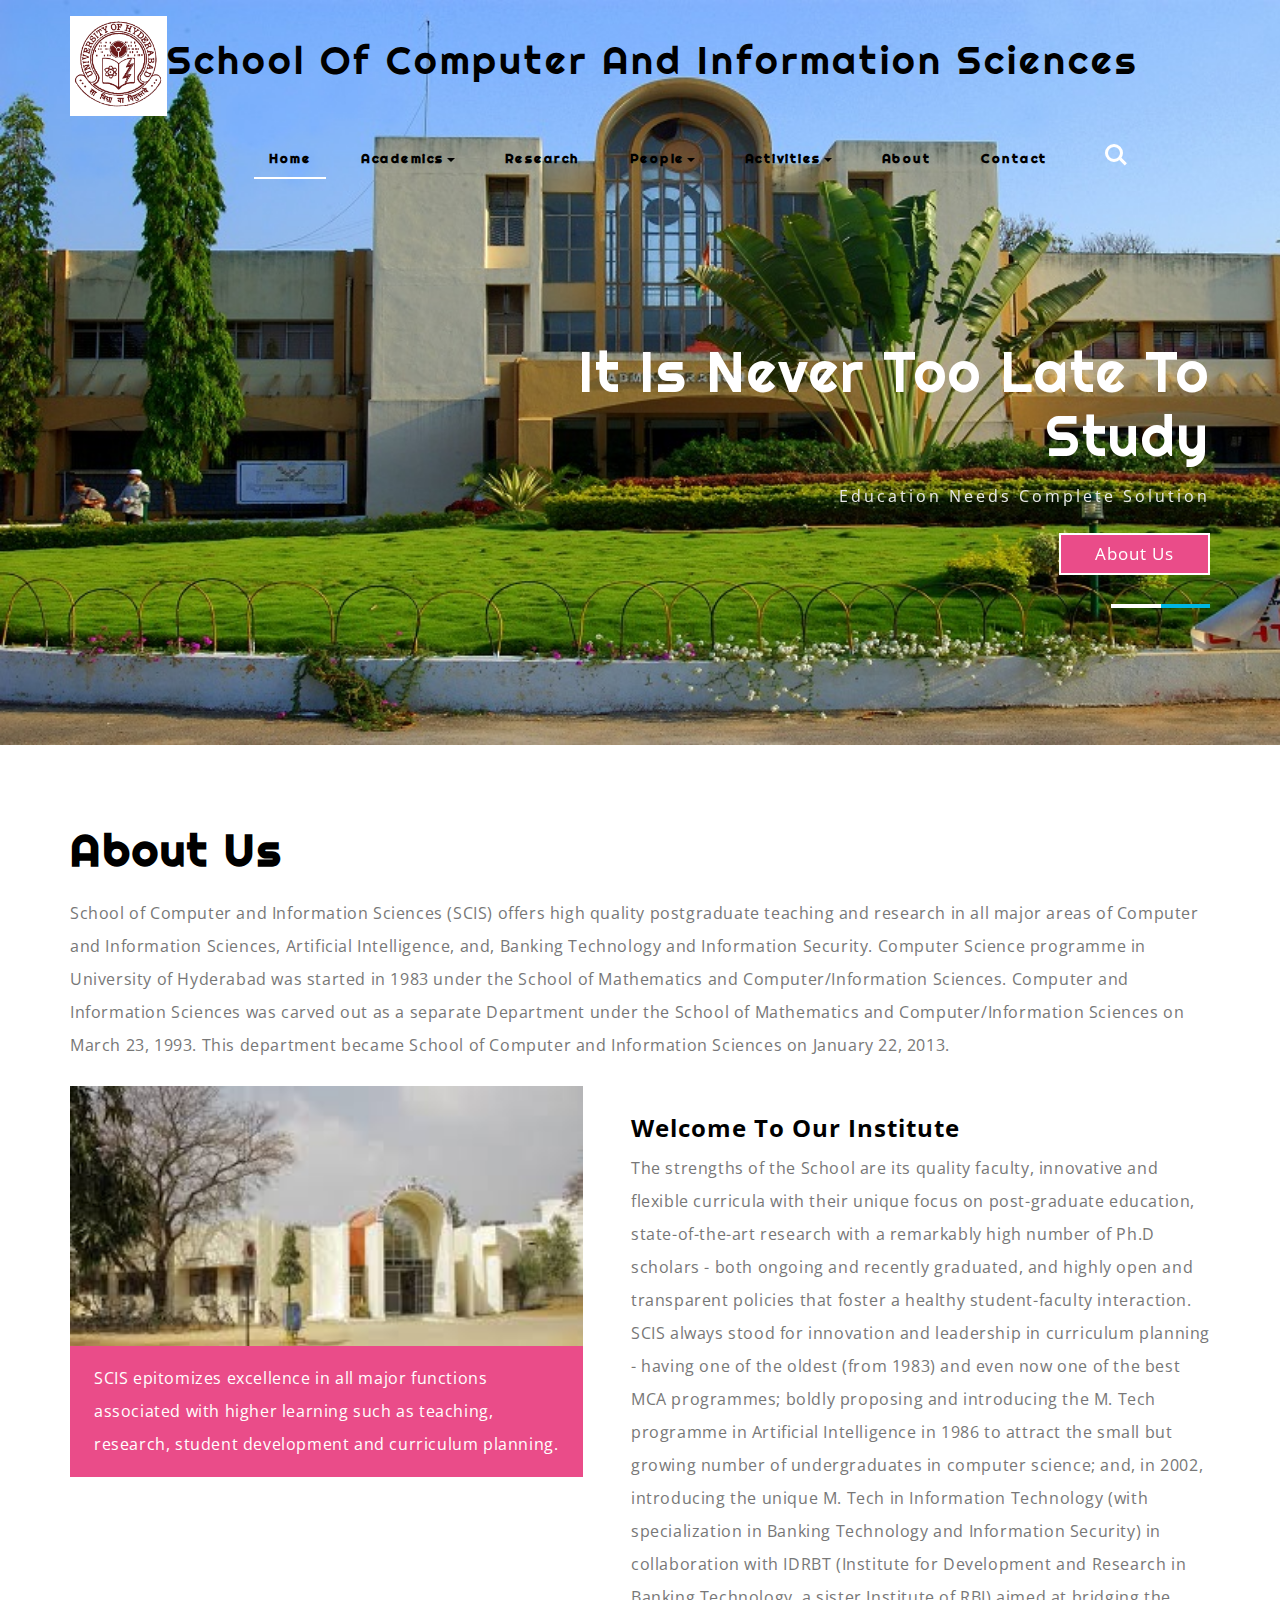
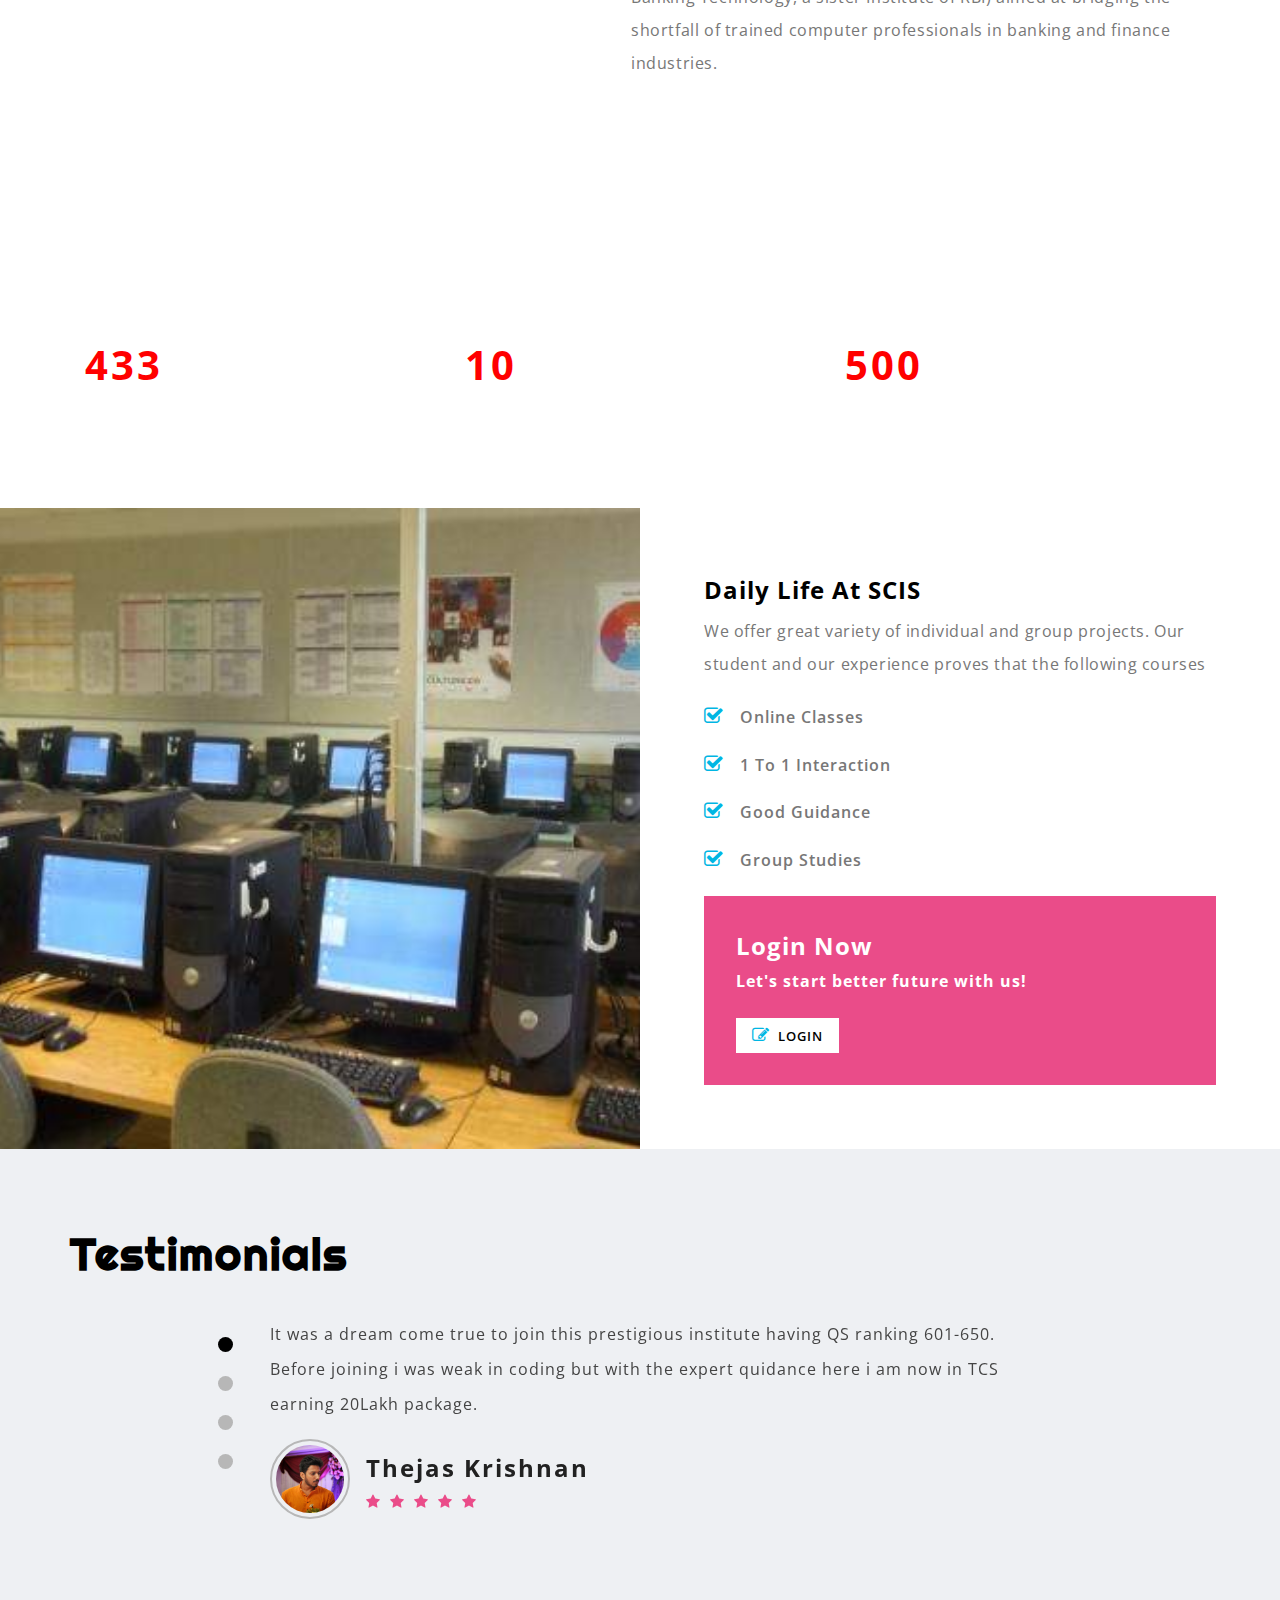
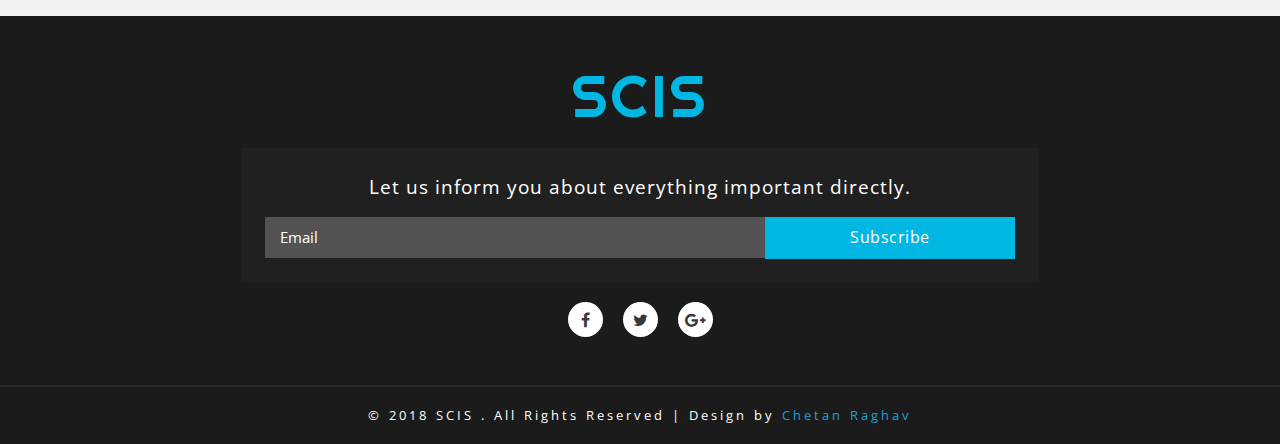
<file: website/index.html>
<!--
Author: W3layouts
Author URL: http://w3layouts.com
License: Creative Commons Attribution 3.0 Unported
License URL: http://creativecommons.org/licenses/by/3.0/
-->
<!DOCTYPE html>
<html lang="en">

<head>
	<title>School of Computer and Information Sciences | Home :: SCIS</title>
	<!-- Meta Tags -->
	<meta name="viewport" content="width=device-width, initial-scale=1">
	<meta http-equiv="Content-Type" content="text/html; charset=utf-8" />
	<meta name="keywords" content="Institute Responsive web template, Bootstrap Web Templates, Flat Web Templates, Android Compatible web template,
Smartphone Compatible web template, free webdesigns for Nokia, Samsung, LG, Sony Ericsson, Motorola web design" />
	<script type="application/x-javascript">
		addEventListener("load", function () {
			setTimeout(hideURLbar, 0);
		}, false);

		function hideURLbar() {
			window.scrollTo(0, 1);
		}
	</script>
	<!-- //Meta Tags -->
	<!-- Style-sheets -->
	<link href="css/bootstrap.css" rel="stylesheet" type="text/css" media="all" />
	<link href="css/font-awesome.css" rel="stylesheet">
	<link rel="stylesheet" href="css/flexslider.css" type="text/css" media="screen" property="" />
	<link href="css/style.css" rel="stylesheet" type="text/css" media="all" />
	<!--// Style-sheets -->
	<!--web-fonts-->
	<link href="//fonts.googleapis.com/css?family=Open+Sans:300,400,600,700" rel="stylesheet">
	<link href="//fonts.googleapis.com/css?family=Righteous" rel="stylesheet">
	<!--//web-fonts-->
</head>

<body>
	<!-- banner -->
	<div class="banner" id="home">
		<div class="container">
			<!-- header -->
			<header>

				<div class="header-bottom-w3layouts">
					<div class="main-w3ls-logo">
					<table><td>
					<h2><img src="./images/University-of-Hyderabad.png" height="100px"/><a href="index.html"><span aria-hidden="false" style="color:black">School of Computer and Information Sciences</span></a></h2>
					</div>
					</td></table>
					<!-- navigation -->
					<nav class="navbar navbar-default">
						<!-- Brand and toggle get grouped for better mobile display -->
						<div class="navbar-header">
							<button type="button" class="navbar-toggle collapsed" data-toggle="collapse" data-target="#bs-example-navbar-collapse-1"
							    aria-expanded="false">
					<span class="sr-only">Toggle navigation</span>
					<span class="icon-bar"></span>
					<span class="icon-bar"></span>
					<span class="icon-bar"></span>
				  </button>

						</div>

						<!-- Collect the nav links, forms, and other content for toggling -->
						<div class="collapse navbar-collapse" id="bs-example-navbar-collapse-1">
							<ul class="nav navbar-nav">
								<li><a class="active" href="index.html" style="color:black">Home</a></li>
								<li class="dropdown">
									<a href="#" class="dropdown-toggle" data-toggle="dropdown" style="color:black">Academics<b class="caret"></b></a>
									<ul class="dropdown-menu">
										<li><a href="./Admission.html" style="color:black">Admissions</a></li>
										<li><a href="./courses.html" style="color:black">Programs</a></li>
									</ul>
								</li>
								<li><a href="#" style="color:black">Research</a></li>
								<li class="dropdown">
									<a href="#" class="dropdown-toggle" data-toggle="dropdown" style="color:black">People<b class="caret"></b></a>
									<ul class="dropdown-menu">
										<li><a href="./faculty.html" style="color:black">Faculty</a></li>
										<li><a href="#" style="color:black">Students</a></li>
									</ul>
								</li>
								<li class="dropdown">
									<a href="#" class="dropdown-toggle" data-toggle="dropdown" style="color:black">Activities<b class="caret"></b></a>
									<ul class="dropdown-menu">
										<li><a href="#" style="color:black">Latest News</a></li>
										<li><a href="#" style="color:black">Events</a></li>
									</ul>
								</li>
								<li><a href="about.html" style="color:black">About</a></li>
								<li><a href="contact.html" style="color:black">Contact</a></li>
							</ul>

						</div>
						<!-- /.navbar-collapse -->

					</nav>
					<div class="search-agile-bar">
						<div class="cd-main-header">
							<ul class="cd-header-buttons">
								<li><a class="cd-search-trigger" href="#cd-search" > <span></span></a></li>
							</ul>
							<!-- cd-header-buttons -->
						</div>
						<div id="cd-search" class="cd-search">
							<form action="#" method="post">
								<div class="agileits-search-field">
									<input name="Search" type="search" placeholder="Click enter after typing...">
								</div>
							</form>
						</div>
					</div>
				</div>
				<div class="clearfix"></div>
				<!-- //navigation -->
			</header>
			<!-- //header -->
			<!-- banner-text -->
			<div class="banner-text">
				<div class="callbacks_container">
					<ul class="rslides" id="slider3">
						<li>
							<div class="slider-info">
								<h3>It is never too late to Study</h3>
								<p>Education Needs Complete Solution</p>
								<a href="about.html">About Us</a>
							</div>
						</li>
						<li>

							<div class="slider-info">
								<h3>The best learning institute</h3>
								<p>Successful career starts with good training</p>
								<a href="about.html">About Us</a>
							</div>
						</li>

					</ul>

				</div>
				<div class="clearfix"></div>
			</div>
		</div>
	</div>
	<!-- //banner -->
	<!--about-->
	<div class="about-section" id="about">
		<div class="container">
			<h5 class="main-w3l-title">About Us</h5>
			<div class="about-top">
				<p class="paragraph-agileinfo">School of Computer and Information Sciences (SCIS) offers high quality postgraduate teaching and research in all major areas of Computer and Information Sciences, Artificial Intelligence, and, Banking Technology and Information Security. Computer Science programme in University of Hyderabad was started in 1983 under the School of Mathematics and Computer/Information Sciences. Computer and Information Sciences was carved out as a separate Department under the School of Mathematics and Computer/Information Sciences on March 23, 1993. This department became School of Computer and Information Sciences on January 22, 2013. 
				</p>
			</div>
			<div class="about-main">
				<div class="about-w3-left">
					<div class="about-img">
					</div>
					<div class="about-bottom">
						<p class="paragraph-agileinfo white-clr">SCIS epitomizes excellence in all major functions associated with higher learning such as teaching, research, student development and curriculum planning.</p>
					</div>
				</div>

				<div class="about-w3ls-right">
					<h3 class="subheading-wthree" style="color:black">Welcome to our Institute</h3>
					<p class="paragraph-agileinfo">The strengths of the School are its quality faculty, innovative and flexible curricula with their unique focus on post-graduate education, state-of-the-art research with a remarkably high number of Ph.D scholars - both ongoing and recently graduated, and highly open and transparent policies that foster a healthy student-faculty interaction. SCIS always stood for innovation and leadership in curriculum planning - having one of the oldest (from 1983) and even now one of the best MCA programmes; boldly proposing and introducing the M. Tech programme in Artificial Intelligence in 1986 to attract the small but growing number of undergraduates in computer science; and, in 2002, introducing the unique M. Tech in Information Technology (with specialization in Banking Technology and Information Security) in collaboration with IDRBT (Institute for Development and Research in Banking Technology, a sister Institute of RBI) aimed at bridging the shortfall of trained computer professionals in banking and finance industries.</p>
				</div>
				<div class="clearfix"> </div>
			</div>
		</div>
	</div>
	<!--//about-->
	<!-- stats -->
	<div class="stats">
		<div class="container">
			<h5 class="main-w3l-title white-clr">Reasons to Choose Us</h5>
			<div class="stats_inner">
				<div class="col-md-4 col-sm-4 stat-grids">
					<p class="counter" style="color:red">433</p>
					<div class="stats-text">
						<h3>Students Successive</h3>
					</div>
				</div>
				<div class="col-md-4 col-sm-4 stat-grids">
					<p class="counter" style="color:red">10</p>
					<div class="stats-text">
						<h3>Courses</h3>
					</div>
				</div>
				<div class="col-md-4 col-sm-4 stat-grids">
					<p class="counter" style="color:red">500</p>
					<div class="stats-text">
						<h3>Competitions Won</h3>
					</div>
				</div>
				<div class="clearfix"> </div>
			</div>
		</div>
	</div>
	<!-- //stats -->
	<!-- services -->
	<div class="services-section">
		<div class="services-grids">
			<div class="services-img1"></div>
			<div class="services-info top-services">
				<h3 class="subheading-wthree" style="color:black">Daily Life at SCIS</h3>
				<p class="paragraph-agileinfo">We offer great variety of individual and group projects. Our student and our experience proves that the following courses</p>
				<ul>
					<li><span class="fa fa-check-square-o" aria-hidden="true"></span>Online Classes</li>
					<li><span class="fa fa-check-square-o" aria-hidden="true"></span>1 to 1 Interaction</li>
					<li><span class="fa fa-check-square-o" aria-hidden="true"></span>Good Guidance</li>
					<li><span class="fa fa-check-square-o" aria-hidden="true"></span>Group Studies</li>
				</ul>
				<div class="header-top">
					<h3 class="subheading-wthree white-clr">Login Now</h3>
					<span>Let's start better future with us!</span>
					<ul class="form-buttons">
						<li><a href="#" data-toggle="modal" data-target="#myModal3"><i class="fa fa-pencil-square-o" aria-hidden="true"></i> Login</a></li>
					</ul>
					<div class="clearfix"></div>
				</div>
			</div>
		</div>		
	</div>
	<!-- //services -->
	<!-- Modal3 -->
	<div class="modal fade" id="myModal3" tabindex="-1" role="dialog">
		<div class="modal-dialog">
			<!-- Modal content-->
			<div class="modal-content">
				<div class="modal-header">
					<button type="button" class="close" data-dismiss="modal">&times;</button>

					<div class="signin-form profile">
						<h3 class="register-title">Login</h3>
						<div class="login-form">
							<form action="#" method="post">
								<div>
									<div>
									<table>
									<tr>
										<td>
										Username &nbsp&nbsp&nbsp&nbsp&nbsp&nbsp&nbsp&nbsp&nbsp&nbsp&nbsp&nbsp
										</td>
										<td>
										     <input type="text" name="name" placeholder="Username" required=""/>		
										</td>
									</tr>
									<tr>
										<td>
										Password &nbsp&nbsp&nbsp&nbsp&nbsp&nbsp&nbsp&nbsp&nbsp&nbsp&nbsp&nbsp  </td><td> <input type="password" name="password" placeholder="Enter Password..." required=""/>
										</td>
									</tr>
									</table>
									</div>
								</div>
								<input type="submit" value="Submit">
							</form>
						</div>
					</div>
				</div>
			</div>
		</div>
	</div>

	<!-- //Modal3 -->
	<!-- Testimonials -->
	<div class="testimonials-section">
		<div class="container">
			<h5 class="main-w3l-title">Testimonials</h5>
			<section class="slider">
				<div class="flexslider">
					<ul class="slides">
						<li>
							<div class="testimonial-agileits-w3layouts">
								<p>It was a dream come true to join this prestigious institute having QS ranking 601-650. Before joining i was weak in coding but with the expert quidance here i am now in TCS earning 20Lakh package.								</p>
								<img src="images/thejas.jpg" alt=" " class="img-responsive">
								<div class="test-name">
									<h5>Thejas Krishnan</h5>
									<div class="rating-icons">
										<span class="fa fa-star" aria-hidden="true"></span>
										<span class="fa fa-star" aria-hidden="true"></span>
										<span class="fa fa-star" aria-hidden="true"></span>
										<span class="fa fa-star" aria-hidden="true"></span>
										<span class="fa fa-star" aria-hidden="true"></span>
									</div>
								</div>
							</div>
							<div class="clearfix"> </div>
						</li>
						<li>
							<div class="testimonial-agileits-w3layouts">
								<p>It was a dream come true to join this prestigious institute having QS ranking 601-650. </p>
								<img src="images/kamran.jpg" alt=" " class="img-responsive">
								<div class="test-name">
									<h5>Kamran Mehboob</h5>
									<div class="rating-icons">
										<span class="fa fa-star" aria-hidden="true"></span>
										<span class="fa fa-star" aria-hidden="true"></span>
										<span class="fa fa-star" aria-hidden="true"></span>
										<span class="fa fa-star" aria-hidden="true"></span>
										<span class="fa fa-star-o" aria-hidden="true"></span>
									</div>
								</div>
							</div>
							<div class="clearfix"> </div>
						</li>
						<li>
							<div class="testimonial-agileits-w3layouts">
								<p>Before joining i was weak in coding but with the expert quidance here i am now in TCS earning 20Lakh package. </p>
								<img src="images/avadut.jpg" alt=" " class="img-responsive">
								<div class="test-name">
									<h5>S.S Avadut</h5>
									<div class="rating-icons">
										<span class="fa fa-star" aria-hidden="true"></span>
										<span class="fa fa-star" aria-hidden="true"></span>
										<span class="fa fa-star" aria-hidden="true"></span>
										<span class="fa fa-star" aria-hidden="true"></span>
										<span class="fa fa-star-o" aria-hidden="true"></span>
									</div>
								</div>
							</div>
							<div class="clearfix"> </div>
						</li>
						<li>
							<div class="testimonial-agileits-w3layouts">
								<p>I am in CISCO after completing Mtech from here. </p>
								<img src="images/vamshi.jpg" alt=" " class="img-responsive">
								<div class="test-name">
									<h5>Vamshidhar</h5>
									<div class="rating-icons">
										<span class="fa fa-star" aria-hidden="true"></span>
										<span class="fa fa-star" aria-hidden="true"></span>
										<span class="fa fa-star" aria-hidden="true"></span>
										<span class="fa fa-star-o" aria-hidden="true"></span>
										<span class="fa fa-star-o" aria-hidden="true"></span>
									</div>
								</div>
							</div>
							<div class="clearfix"> </div>
						</li>
					</ul>
				</div>
			</section>
		</div>
	</div>
	<!-- Testimonials -->

	<!-- Footer -->
	<div class="footer-agileits-w3layouts">
		<div class="container">
			<div class="btm-logo-w3ls">
				<h2><a href="index.html"><span aria-hidden="true">SCIS</span></a></h2>
			</div>
			<div class="subscribe-w3ls">
				<h6>Let us inform you about everything important directly.</h6>
				<form action="#" method="post">
					<div class="col-md-8 col-sm-8 col-xs-8 input-flds-w3-agile">
						<input type="email" name="Email" placeholder="Email" required="">
					</div>
					<div class="col-md-4 col-sm-4 col-xs-4 input-flds-w3-agile">
						<input type="submit" value="Subscribe">
					</div>
					<div class="clearfix"> </div>
				</form>
			</div>
			<div class="social-icons-agileits">
				<ul>
					<li><a href="#"><span class="fa fa-facebook"></span></a></li>
					<li><a href="#"><span class="fa fa-twitter"></span></a></li>
					<li><a href="#"><span class="fa fa-google-plus"></span></a></li>
				</ul>
			</div>

			<div class="clearfix"> </div>
		</div>
	</div>
	<div class="copyright-w3layouts">
		<div class="container">
			<p>&copy; 2018 SCIS . All Rights Reserved | Design by <a href="https://www.facebook.com/chetan.raghav.71653"> Chetan Raghav </a></p>
		</div>
	</div>
	<!-- //Footer -->

	<a href="#home" class="scroll" id="toTop" style="display: block;"> <span id="toTopHover" style="opacity: 1;"> </span></a>
	<!-- //smooth scrolling -->


	<script type='text/javascript' src='js/jquery-2.2.3.min.js'></script>
	<!-- stats -->
	<script src="js/jquery.waypoints.min.js"></script>
	<script src="js/jquery.countup.js"></script>
	<script>
		$('.counter').countUp();
	</script>
	<!-- //stats -->
	<!-- flexSlider -->
	<script defer src="js/jquery.flexslider.js"></script>
	<script type="text/javascript">
		$(window).load(function () {
			$('.flexslider').flexslider({
				animation: "slide",
				start: function (slider) {
					$('body').removeClass('loading');
				}
			});
		});
	</script>
	<!-- //flexSlider -->
	<!-- Responsiveslides -->
	<script src="js/responsiveslides.min.js"></script>
	<script>
		// You can also use "$(window).load(function() {"
		$(function () {
			// Slideshow 4
			$("#slider3").responsiveSlides({
				auto: true,
				pager: true,
				nav: false,
				speed: 500,
				namespace: "callbacks",
				before: function () {
					$('.events').append("<li>before event fired.</li>");
				},
				after: function () {
					$('.events').append("<li>after event fired.</li>");
				}
			});

		});
	</script>
	<!-- // Responsiveslides -->
	<!--search-bar-->
	<script src="js/main.js"></script>
	<!--//search-bar-->

	<!-- start-smoth-scrolling -->
	<script type="text/javascript" src="js/move-top.js"></script>
	<script type="text/javascript" src="js/easing.js"></script>
	<script type="text/javascript">
		jQuery(document).ready(function ($) {
			$(".scroll").click(function (event) {
				event.preventDefault();
				$('html,body').animate({
					scrollTop: $(this.hash).offset().top
				}, 1000);
			});
		});
	</script>
	<!-- start-smoth-scrolling -->
	<!-- here stars scrolling icon -->
	<script type="text/javascript">
		$(document).ready(function () {
			/*
				var defaults = {
				containerID: 'toTop', // fading element id
				containerHoverID: 'toTopHover', // fading element hover id
				scrollSpeed: 1200,
				easingType: 'linear'
				};
			*/

			$().UItoTop({
				easingType: 'easeOutQuart'
			});

		});
	</script>
	<!-- //here ends scrolling icon -->
	<!-- Js for bootstrap working-->
	<script src="js/bootstrap.js"></script>
	<!-- //Js for bootstrap working -->
</body>

</html>
</file>
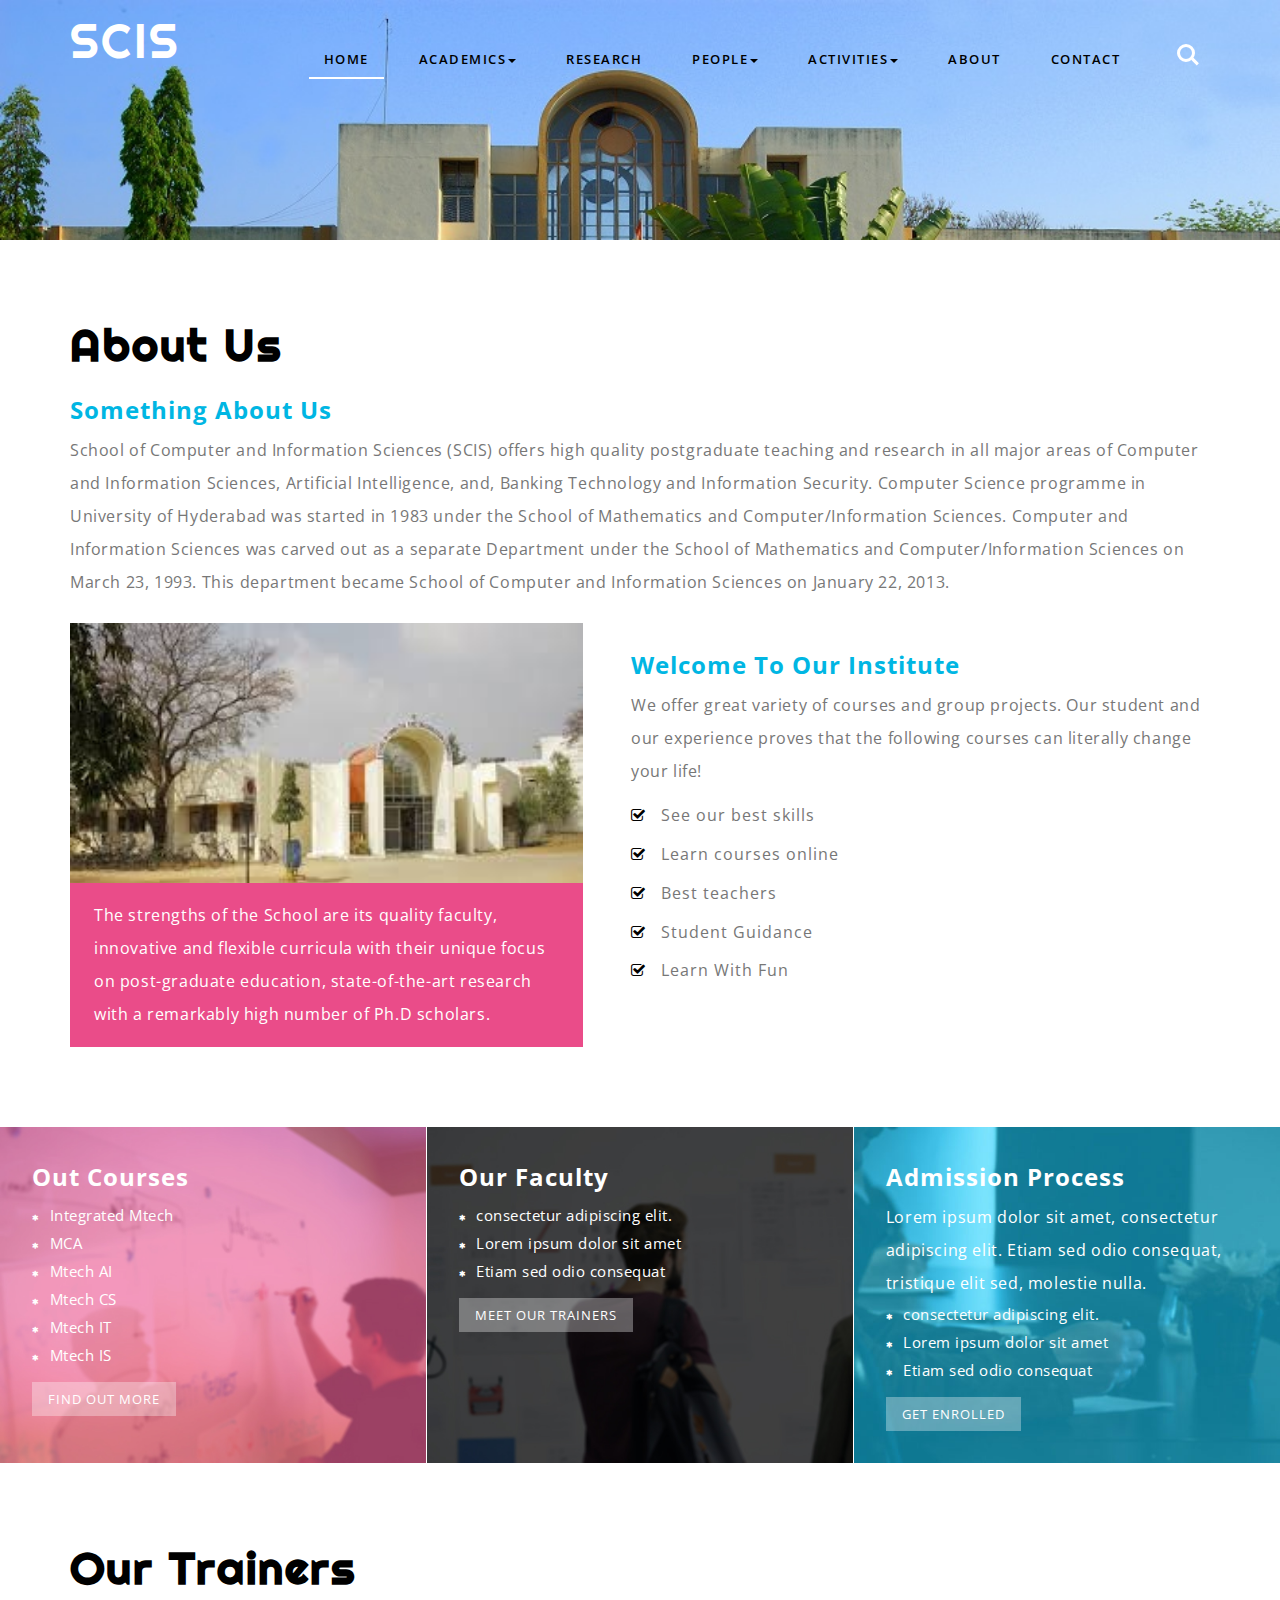
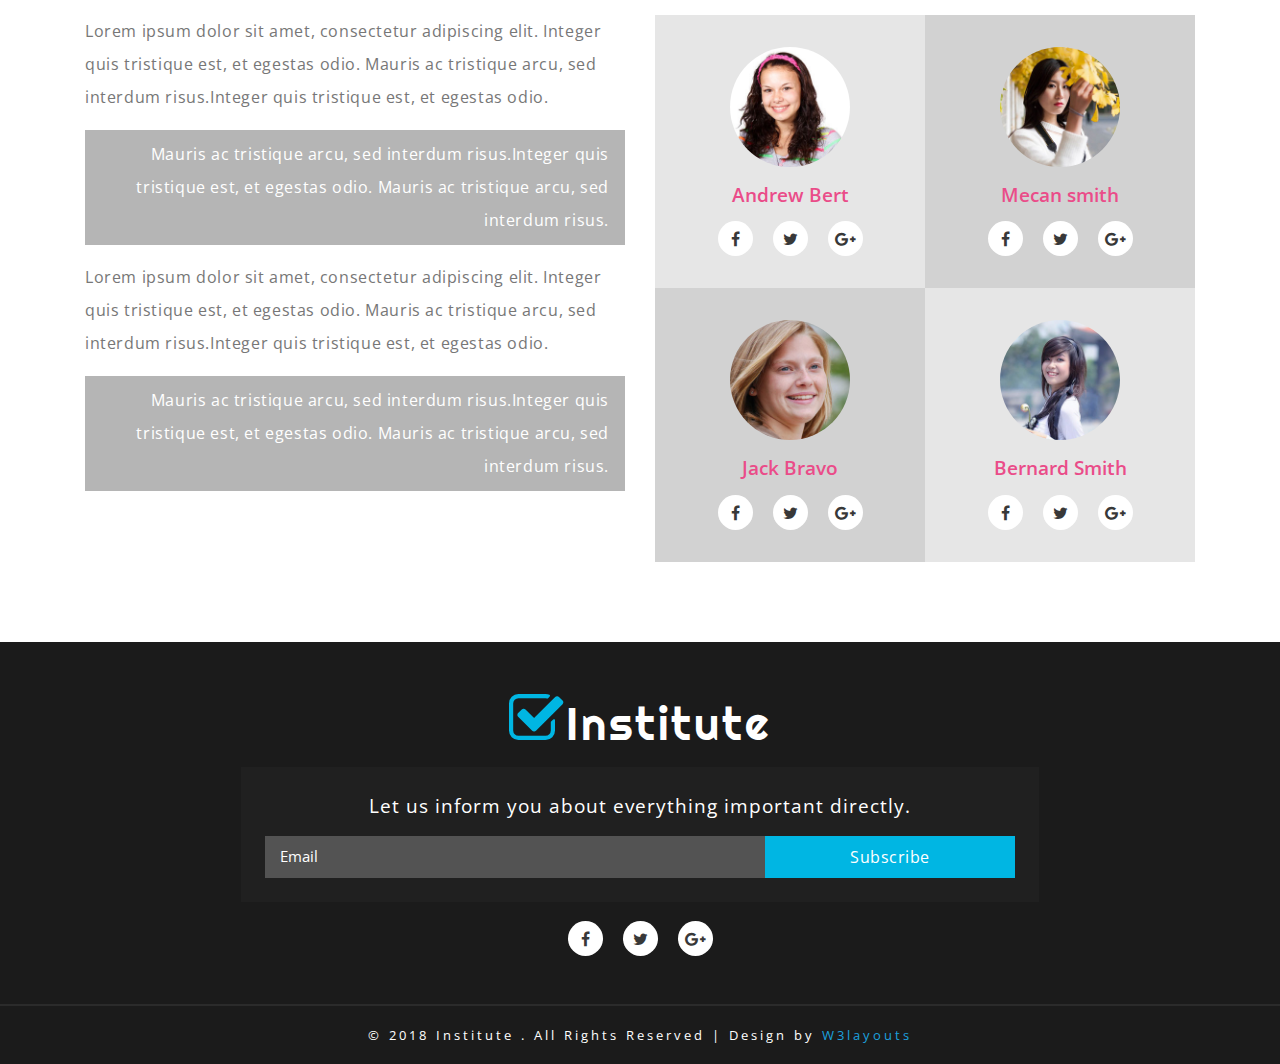
<file: website/about.html>
<!--
Author: W3layouts
Author URL: http://w3layouts.com
License: Creative Commons Attribution 3.0 Unported
License URL: http://creativecommons.org/licenses/by/3.0/
-->
<!DOCTYPE html>
<html lang="en">

<head>
	<title>SCIS</title>
	<!-- Meta Tags -->
	<meta name="viewport" content="width=device-width, initial-scale=1">
	<meta http-equiv="Content-Type" content="text/html; charset=utf-8" />
	<meta name="keywords" content="Institute Responsive web template, Bootstrap Web Templates, Flat Web Templates, Android Compatible web template, 
Smartphone Compatible web template, free webdesigns for Nokia, Samsung, LG, Sony Ericsson, Motorola web design" />
	<script type="application/x-javascript">
		addEventListener("load", function () {
			setTimeout(hideURLbar, 0);
		}, false);

		function hideURLbar() {
			window.scrollTo(0, 1);
		}
	</script>
	<!-- //Meta Tags -->
	<!-- Style-sheets -->
	<link href="css/bootstrap.css" rel="stylesheet" type="text/css" media="all" />
	<link href="css/font-awesome.css" rel="stylesheet">
	<link href="css/style.css" rel="stylesheet" type="text/css" media="all" />
	<!--// Style-sheets -->
	<!--web-fonts-->
	<link href="//fonts.googleapis.com/css?family=Open+Sans:300,400,600,700" rel="stylesheet">
	<link href="//fonts.googleapis.com/css?family=Righteous" rel="stylesheet">
	<!--//web-fonts-->
</head>

<body>
	<!-- banner -->
	<div class="banner inner-banner" id="home">
		<div class="container">
			<!-- header -->
			<header>

				<div class="header-bottom-w3layouts">
					<div class="main-w3ls-logo">
						<h1><a href="index.html"><span aria-hidden="true"></span>SCIS</a></h1>
					</div>
					<!-- navigation -->
					<nav class="navbar navbar-default">
						<!-- Brand and toggle get grouped for better mobile display -->
						<div class="navbar-header">
							<button type="button" class="navbar-toggle collapsed" data-toggle="collapse" data-target="#bs-example-navbar-collapse-1"
							    aria-expanded="false">
					<span class="sr-only">Toggle navigation</span>
					<span class="icon-bar"></span>
					<span class="icon-bar"></span>
					<span class="icon-bar"></span>
				  </button>

						</div>

						<!-- Collect the nav links, forms, and other content for toggling -->
						<div class="collapse navbar-collapse" id="bs-example-navbar-collapse-1">
							<ul class="nav navbar-nav">
								<li><a class="active" href="index.html" style="color:black">Home</a></li>
								<li class="dropdown">
									<a href="#" class="dropdown-toggle" data-toggle="dropdown" style="color:black">Academics<b class="caret"></b></a>
									<ul class="dropdown-menu">
										<li><a href="#" style="color:black">Admissions</a></li>
										<li><a href="#" style="color:black">Programs</a></li>
										<li><a href="#" style="color:black">Syllabus</a></li>
									</ul>
								</li>
								<li><a href="#" style="color:black">Research</a></li>
								<li class="dropdown">
									<a href="#" class="dropdown-toggle" data-toggle="dropdown" style="color:black">People<b class="caret"></b></a>
									<ul class="dropdown-menu">
										<li><a href="#" style="color:black">Faculty</a></li>
										<li><a href="#" style="color:black">Visitors</a></li>
										<li><a href="#" style="color:black">Students</a></li>
									</ul>
								</li>
								<li class="dropdown">
									<a href="#" class="dropdown-toggle" data-toggle="dropdown" style="color:black">Activities<b class="caret"></b></a>
									<ul class="dropdown-menu">
										<li><a href="#" style="color:black">Latest News</a></li>
										<li><a href="#" style="color:black">Events</a></li>
									</ul>
								</li>
								<li><a href="about.html" style="color:black">About</a></li>
								<li><a href="contact.html" style="color:black">Contact</a></li>
							</ul>

						</div>
						<!-- /.navbar-collapse -->

					</nav>
					<div class="search-agile-bar">
						<div class="cd-main-header">
							<ul class="cd-header-buttons">
								<li><a class="cd-search-trigger" href="#cd-search"> <span></span></a></li>
							</ul>
							<!-- cd-header-buttons -->
						</div>
						<div id="cd-search" class="cd-search">
							<form action="#" method="post">
								<div class="agileits-search-field">
									<input name="Search" type="search" placeholder="Click enter after typing...">
								</div>
							</form>
						</div>
					</div>
				</div>
				<div class="clearfix"></div>
				<!-- //navigation -->
			</header>
			<!-- //header -->
		</div>
	</div>
	<!-- //banner -->
	<!--about-->
	<div class="about-section" id="about">
		<div class="container">
			<h5 class="main-w3l-title">About Us</h5>
			<div class="about-top">
				<h3 class="subheading-wthree">Something About Us</h3>
				<p class="paragraph-agileinfo">School of Computer and Information Sciences (SCIS) offers high quality postgraduate teaching and research in all major areas of Computer and Information Sciences, Artificial Intelligence, and, Banking Technology and Information Security. Computer Science programme in University of Hyderabad was started in 1983 under the School of Mathematics and Computer/Information Sciences. Computer and Information Sciences was carved out as a separate Department under the School of Mathematics and Computer/Information Sciences on March 23, 1993. This department became School of Computer and Information Sciences on January 22, 2013.</p>
			</div>
			<div class="about-main">
				<div class="about-w3-left">
					<div class="about-img">
					</div>
					<div class="about-bottom">
						<p class="paragraph-agileinfo white-clr">The strengths of the School are its quality faculty, innovative and flexible curricula with their unique focus on post-graduate education, state-of-the-art research with a remarkably high number of Ph.D scholars.</p>
					</div>
				</div>

				<div class="about-w3ls-right">
					<h3 class="subheading-wthree">Welcome to our Institute</h3>
					<p class="paragraph-agileinfo">We offer great variety of courses and group projects. Our student and our experience proves that the following courses
						can literally change your life!</p>
					<ul>
						<li><span class="fa fa-check-square-o" aria-hidden="true"></span>See our best skills</li>
						<li><span class="fa fa-check-square-o" aria-hidden="true"></span>Learn courses online</li>
						<li><span class="fa fa-check-square-o" aria-hidden="true"></span>Best teachers</li>
						<li><span class="fa fa-check-square-o" aria-hidden="true"></span>Student Guidance</li>
						<li><span class="fa fa-check-square-o" aria-hidden="true"></span>Learn With Fun</li>
					</ul>
				</div>
				<div class="clearfix"> </div>
			</div>
		</div>
	</div>
	<!--//about-->
	<!-- about-mid -->
	<div class="about-mid">
		<div class="mid-info">
			<h3 class="subheading-wthree white-clr">Out Courses</h3>
			<p class="paragraph-agileinfo white-clr"></p>
			<ul>
				<li><span class="fa fa-asterisk" aria-hidden="true"></span>Integrated Mtech</li>
				<li><span class="fa fa-asterisk" aria-hidden="true"></span>MCA</li>
				<li><span class="fa fa-asterisk" aria-hidden="true"></span>Mtech AI</li>
				<li><span class="fa fa-asterisk" aria-hidden="true"></span>Mtech CS</li>
				<li><span class="fa fa-asterisk" aria-hidden="true"></span>Mtech IT</li>
				<li><span class="fa fa-asterisk" aria-hidden="true"></span>Mtech IS</li>
			</ul>
			<a href="#">Find out more</a>
		</div>
		<div class="mid-info">
			<h3 class="subheading-wthree white-clr">Our Faculty</h3>
			<p class="paragraph-agileinfo white-clr"></p>
			<ul>
				<li><span class="fa fa-asterisk" aria-hidden="true"></span>consectetur adipiscing elit.</li>
				<li><span class="fa fa-asterisk" aria-hidden="true"></span>Lorem ipsum dolor sit amet</li>
				<li><span class="fa fa-asterisk" aria-hidden="true"></span>Etiam sed odio consequat</li>
			</ul>
			<a href="#team" class="scroll">Meet our trainers</a>
		</div>
		<div class="mid-info">
			<h3 class="subheading-wthree white-clr">Admission process</h3>
			<p class="paragraph-agileinfo white-clr">Lorem ipsum dolor sit amet, consectetur adipiscing elit. Etiam sed odio consequat, tristique elit sed, molestie nulla.</p>
			<ul>
				<li><span class="fa fa-asterisk" aria-hidden="true"></span>consectetur adipiscing elit.</li>
				<li><span class="fa fa-asterisk" aria-hidden="true"></span>Lorem ipsum dolor sit amet</li>
				<li><span class="fa fa-asterisk" aria-hidden="true"></span>Etiam sed odio consequat</li>
			</ul>
			<a href="index.html">Get enrolled</a>
		</div>
	</div>
	<!--// about-mid -->
	<!-- Team -->
	<div class="team-section" id="team">
		<div class="container">
			<h5 class="main-w3l-title">Our Trainers</h5>
			<div class="col-md-6 team-left">
				<p class="paragraph-agileinfo">Lorem ipsum dolor sit amet, consectetur adipiscing elit. Integer quis tristique est, et egestas odio. Mauris ac tristique
					arcu, sed interdum risus.Integer quis tristique est, et egestas odio.</p>
				<p class="paragraph-agileinfo">Mauris ac tristique arcu, sed interdum risus.Integer quis tristique est, et egestas odio. Mauris ac tristique arcu, sed
					interdum risus.</p>
				<p class="paragraph-agileinfo">Lorem ipsum dolor sit amet, consectetur adipiscing elit. Integer quis tristique est, et egestas odio. Mauris ac tristique
					arcu, sed interdum risus.Integer quis tristique est, et egestas odio.</p>
				<p class="paragraph-agileinfo">Mauris ac tristique arcu, sed interdum risus.Integer quis tristique est, et egestas odio. Mauris ac tristique arcu, sed
					interdum risus.</p>
			</div>
			<div class="col-md-6 team-right">
				<div class="col-md-6 col-sm-6 col-xs-6 team-grid">
					<img class="team-img img-responsive" src="images/t1.jpg" alt="">
					<h6>Andrew Bert</h6>
					<div class="social-icons-agileits">
						<ul>
							<li><a href="#"><span class="fa fa-facebook"></span></a></li>
							<li><a href="#"><span class="fa fa-twitter"></span></a></li>
							<li><a href="#"><span class="fa fa-google-plus"></span></a></li>
						</ul>
					</div>
					<div class="clearfix"> </div>
				</div>
				<div class="col-md-6 col-sm-6 col-xs-6 team-grid t2">
					<img class="team-img img-responsive" src="images/t2.jpg" alt="">
					<h6>Mecan smith</h6>
					<div class="social-icons-agileits">
						<ul>
							<li><a href="#"><span class="fa fa-facebook"></span></a></li>
							<li><a href="#"><span class="fa fa-twitter"></span></a></li>
							<li><a href="#"><span class="fa fa-google-plus"></span></a></li>
						</ul>
					</div>
					<div class="clearfix"> </div>
				</div>
				<div class="col-md-6 col-sm-6 col-xs-6 team-grid">
					<img class="team-img img-responsive" src="images/t4.jpg" alt="">
					<h6>Jack Bravo</h6>
					<div class="social-icons-agileits">
						<ul>
							<li><a href="#"><span class="fa fa-facebook"></span></a></li>
							<li><a href="#"><span class="fa fa-twitter"></span></a></li>
							<li><a href="#"><span class="fa fa-google-plus"></span></a></li>
						</ul>
					</div>
					<div class="clearfix"> </div>
				</div>
				<div class="col-md-6 col-sm-6 col-xs-6 team-grid">
					<img class="team-img img-responsive" src="images/t3.jpg" alt="">
					<h6>Bernard Smith</h6>
					<div class="social-icons-agileits">
						<ul>
							<li><a href="#"><span class="fa fa-facebook"></span></a></li>
							<li><a href="#"><span class="fa fa-twitter"></span></a></li>
							<li><a href="#"><span class="fa fa-google-plus"></span></a></li>
						</ul>
					</div>
					<div class="clearfix"> </div>
				</div>
			</div>
		</div>
	</div>
	<!--// Team -->
	<!-- Footer -->
	<div class="footer-agileits-w3layouts">
		<div class="container">
			<div class="btm-logo-w3ls">
				<h2><a href="index.html"><span class="fa fa-check-square-o" aria-hidden="true"></span>Institute</a></h2>
			</div>
			<div class="subscribe-w3ls">
				<h6>Let us inform you about everything important directly.</h6>
				<form action="#" method="post">
					<div class="col-md-8 col-sm-8 col-xs-8 input-flds-w3-agile">
						<input type="email" name="Email" placeholder="Email" required="">
					</div>
					<div class="col-md-4 col-sm-4 col-xs-4 input-flds-w3-agile">
						<input type="submit" value="Subscribe">
					</div>
					<div class="clearfix"> </div>
				</form>
			</div>
			<div class="social-icons-agileits">
				<ul>
					<li><a href="#"><span class="fa fa-facebook"></span></a></li>
					<li><a href="#"><span class="fa fa-twitter"></span></a></li>
					<li><a href="#"><span class="fa fa-google-plus"></span></a></li>
				</ul>
			</div>

			<div class="clearfix"> </div>
		</div>
	</div>
	<div class="copyright-w3layouts">
		<div class="container">
			<p>&copy; 2018 Institute . All Rights Reserved | Design by <a href="http://w3layouts.com/"> W3layouts </a></p>
		</div>
	</div>
	<!-- //Footer -->

	<a href="#home" class="scroll" id="toTop" style="display: block;"> <span id="toTopHover" style="opacity: 1;"> </span></a>
	<!-- //smooth scrolling -->


	<script type='text/javascript' src='js/jquery-2.2.3.min.js'></script>

	<!--search-bar-->
	<script src="js/main.js"></script>
	<!--//search-bar-->

	<!-- start-smoth-scrolling -->
	<script type="text/javascript" src="js/move-top.js"></script>
	<script type="text/javascript" src="js/easing.js"></script>
	<script type="text/javascript">
		jQuery(document).ready(function ($) {
			$(".scroll").click(function (event) {
				event.preventDefault();
				$('html,body').animate({
					scrollTop: $(this.hash).offset().top
				}, 1000);
			});
		});
	</script>
	<!-- start-smoth-scrolling -->
	<!-- here stars scrolling icon -->
	<script type="text/javascript">
		$(document).ready(function () {
			/*
				var defaults = {
				containerID: 'toTop', // fading element id
				containerHoverID: 'toTopHover', // fading element hover id
				scrollSpeed: 1200,
				easingType: 'linear' 
				};
			*/

			$().UItoTop({
				easingType: 'easeOutQuart'
			});

		});
	</script>
	<!-- //here ends scrolling icon -->
	<!--js for bootstrap working-->
	<script src="js/bootstrap.js"></script>
	<!-- //for bootstrap working -->
</body>

</html>
</file>
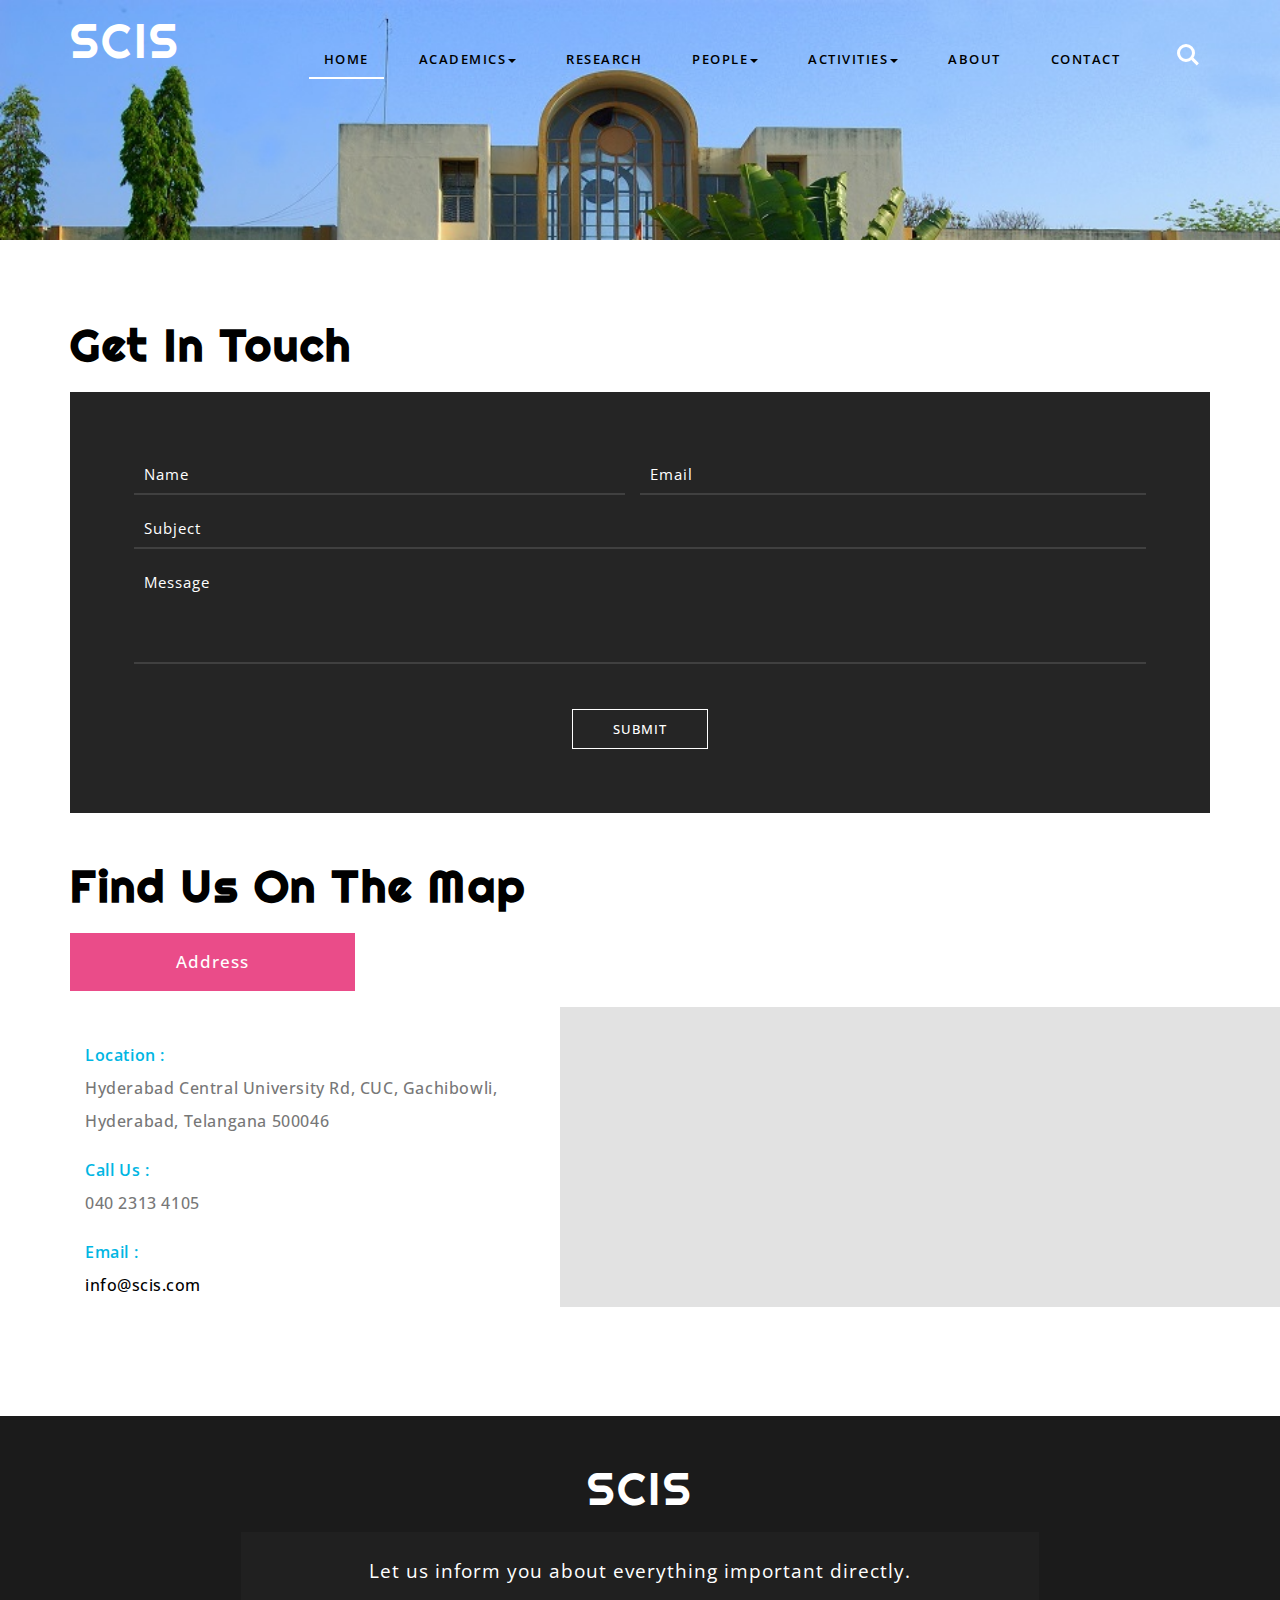
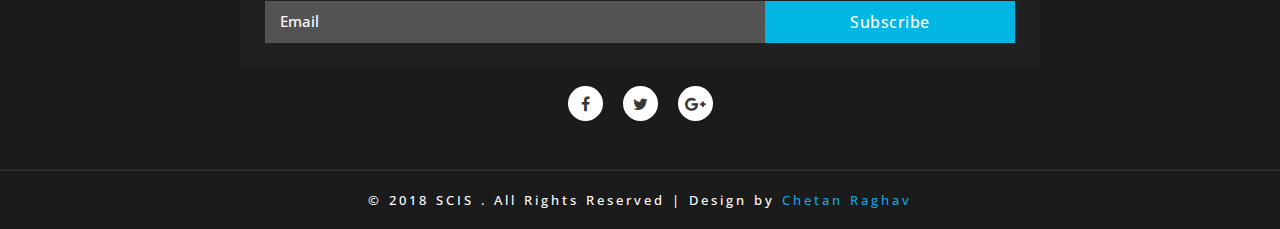
<file: website/contact.html>
<!--
Author: W3layouts
Author URL: http://w3layouts.com
License: Creative Commons Attribution 3.0 Unported
License URL: http://creativecommons.org/licenses/by/3.0/
-->
<!DOCTYPE html>
<html lang="en">

<head>
	<title>School of computer and information Sciences</title>
	<!-- Meta Tags -->
	<meta name="viewport" content="width=device-width, initial-scale=1">
	<meta http-equiv="Content-Type" content="text/html; charset=utf-8" />
	<meta name="keywords" content="Institute Responsive web template, Bootstrap Web Templates, Flat Web Templates, Android Compatible web template, 
Smartphone Compatible web template, free webdesigns for Nokia, Samsung, LG, Sony Ericsson, Motorola web design" />
	<script type="application/x-javascript">
		addEventListener("load", function () {
			setTimeout(hideURLbar, 0);
		}, false);

		function hideURLbar() {
			window.scrollTo(0, 1);
		}
	</script>
	<!-- //Meta Tags -->
	<!-- Style-sheets -->
	<link href="css/bootstrap.css" rel="stylesheet" type="text/css" media="all" />
	<link href="css/font-awesome.css" rel="stylesheet">
	<link href="css/easy-responsive-tabs.css" rel='stylesheet' type='text/css' />
	<link href="css/style.css" rel="stylesheet" type="text/css" media="all" />
	<!--// Style-sheets -->
	<!--web-fonts-->
	<link href="//fonts.googleapis.com/css?family=Open+Sans:300,400,600,700" rel="stylesheet">
	<link href="//fonts.googleapis.com/css?family=Righteous" rel="stylesheet">
	<!--//web-fonts-->
</head>

<body>
	<!-- banner -->
	<div class="banner inner-banner" id="home">
		<div class="container">
			<!-- header -->
			<header>

				<div class="header-bottom-w3layouts">
					<div class="main-w3ls-logo">
						<h1><a href="index.html"><span aria-hidden="true"></span>SCIS</a></h1>
					</div>
					<!-- navigation -->
					<nav class="navbar navbar-default">
						<!-- Brand and toggle get grouped for better mobile display -->
						<div class="navbar-header">
							<button type="button" class="navbar-toggle collapsed" data-toggle="collapse" data-target="#bs-example-navbar-collapse-1"
							    aria-expanded="false">
					<span class="sr-only">Toggle navigation</span>
					<span class="icon-bar"></span>
					<span class="icon-bar"></span>
					<span class="icon-bar"></span>
				  </button>

						</div>

						<!-- Collect the nav links, forms, and other content for toggling -->
						<div class="collapse navbar-collapse" id="bs-example-navbar-collapse-1">
							<ul class="nav navbar-nav">
								<li><a class="active" href="index.html" style="color:black">Home</a></li>
								<li class="dropdown">
									<a href="#" class="dropdown-toggle" data-toggle="dropdown" style="color:black">Academics<b class="caret"></b></a>
									<ul class="dropdown-menu">
										<li><a href="#" style="color:black">Admissions</a></li>
										<li><a href="#" style="color:black">Programs</a></li>
										<li><a href="#" style="color:black">Syllabus</a></li>
									</ul>
								</li>
								<li><a href="#" style="color:black">Research</a></li>
								<li class="dropdown">
									<a href="#" class="dropdown-toggle" data-toggle="dropdown" style="color:black">People<b class="caret"></b></a>
									<ul class="dropdown-menu">
										<li><a href="#" style="color:black">Faculty</a></li>
										<li><a href="#" style="color:black">Visitors</a></li>
										<li><a href="#" style="color:black">Students</a></li>
									</ul>
								</li>
								<li class="dropdown">
									<a href="#" class="dropdown-toggle" data-toggle="dropdown" style="color:black">Activities<b class="caret"></b></a>
									<ul class="dropdown-menu">
										<li><a href="#" style="color:black">Latest News</a></li>
										<li><a href="#" style="color:black">Events</a></li>
									</ul>
								</li>
								<li><a href="about.html" style="color:black">About</a></li>
								<li><a href="contact.html" style="color:black">Contact</a></li>
							</ul>

						</div>
						<!-- /.navbar-collapse -->

					</nav>
					<div class="search-agile-bar">
						<div class="cd-main-header">
							<ul class="cd-header-buttons">
								<li><a class="cd-search-trigger" href="#cd-search"> <span></span></a></li>
							</ul>
							<!-- cd-header-buttons -->
						</div>
						<div id="cd-search" class="cd-search">
							<form action="#" method="post">
								<div class="agileits-search-field">
									<input name="Search" type="search" placeholder="Click enter after typing...">
								</div>
							</form>
						</div>
					</div>
				</div>
				<div class="clearfix"></div>
				<!-- //navigation -->
			</header>
			<!-- //header -->
		</div>
	</div>
	<!-- //banner -->
	<!-- Contact -->
	<div class="contact-page">
		<div class="container">
			<h5 class="main-w3l-title">Get in touch</h5>
			<div class="form-bg">
				<form action="#" method="post">
					<div class="col-md-6 contact-fields">
						<input type="text" name="Name" placeholder="Name" required="">
					</div>
					<div class="col-md-6 contact-fields">
						<input type="email" name="Email" placeholder="Email" required="">
					</div>
					<div class="contact-fields">
						<input type="text" name="Subject" placeholder="Subject" required="">
					</div>
					<div class="contact-fields">
						<textarea name="Message" placeholder="Message" required=""></textarea>
					</div>
					<input type="submit" value="Submit">
				</form>
			</div>
			<div class="contact-maps">
				<h5 class="main-w3l-title">Find us on the map</h5>
				<div id="horizontalTab">
					<ul class="resp-tabs-list">
						<li>
							Address
						</li>
					</ul>
					<div class="resp-tabs-container">
						<div class="tab1">
							<div class="col-md-5 add-left">
								<p class="paragraph-agileinfo"><span>Location : </span> Hyderabad Central University Rd, CUC, Gachibowli, Hyderabad, Telangana 500046</p>
								<p class="paragraph-agileinfo"><span>Call Us : </span>040 2313 4105</p>
								<p class="paragraph-agileinfo"><span>Email : </span><a href="mailto:info@scis.com">info@scis.com</a></p>
							</div>
							<div class="col-md-7 add-right">
								<div style="width: 720px"><iframe width="720" height="600" src="https://maps.google.com/maps?width=720&height=600&hl=en&coord=17.455330593004053,78.32455557273684&q=University%20of%20Hyderabad+(Your%20Business%20Name)&ie=UTF8&t=&z=16&iwloc=B&output=embed" frameborder="0" scrolling="no" marginheight="0" marginwidth="0"><a href="https://www.mapsdirections.info/en/journey-planner.htm">Map Directions</a></iframe></div><br />
							</div>
							<div class="clearfix"></div>
						</div>
					</div>
				</div>
			</div>
		</div>
	</div>
	<!--// Contact -->
	<!-- Footer -->
	<div class="footer-agileits-w3layouts">
		<div class="container">
			<div class="btm-logo-w3ls">
				<h2><a href="index.html"><span aria-hidden="true"></span>SCIS</a></h2>
			</div>
			<div class="subscribe-w3ls">
				<h6>Let us inform you about everything important directly.</h6>
				<form action="#" method="post">
					<div class="col-md-8 col-sm-8 col-xs-8 input-flds-w3-agile">
						<input type="email" name="Email" placeholder="Email" required="">
					</div>
					<div class="col-md-4 col-sm-4 col-xs-4 input-flds-w3-agile">
						<input type="submit" value="Subscribe">
					</div>
					<div class="clearfix"> </div>
				</form>
			</div>
			<div class="social-icons-agileits">
				<ul>
					<li><a href="#"><span class="fa fa-facebook"></span></a></li>
					<li><a href="#"><span class="fa fa-twitter"></span></a></li>
					<li><a href="#"><span class="fa fa-google-plus"></span></a></li>
				</ul>
			</div>

			<div class="clearfix"> </div>
		</div>
	</div>
	<div class="copyright-w3layouts">
		<div class="container">
			<p>&copy; 2018 SCIS . All Rights Reserved | Design by <a href="https://www.facebook.com/chetan.raghav.71653"> Chetan Raghav </a></p>
		</div>
	</div>
	<!-- //Footer -->

	<a href="#home" class="scroll" id="toTop" style="display: block;"> <span id="toTopHover" style="opacity: 1;"> </span></a>
	<!-- //smooth scrolling -->


	<script type='text/javascript' src='js/jquery-2.2.3.min.js'></script>

	<!--search-bar-->
	<script src="js/main.js"></script>
	<!--//search-bar-->
	<!-- script for responsive tabs -->
	<script src="js/easy-responsive-tabs.js"></script>
	<script>
		$(document).ready(function () {
			$('#horizontalTab').easyResponsiveTabs({
				type: 'default', //Types: default, vertical, accordion           
				width: 'auto', //auto or any width like 600px
				fit: true, // 100% fit in a container
				closed: 'accordion', // Start closed if in accordion view
				activate: function (event) { // Callback function if tab is switched
					var $tab = $(this);
					var $info = $('#tabInfo');
					var $name = $('span', $info);
					$name.text($tab.text());
					$info.show();
				}
			});
			$('#verticalTab').easyResponsiveTabs({
				type: 'vertical',
				width: 'auto',
				fit: true
			});
		});
	</script>
	<!--// script for responsive tabs -->
	<!-- start-smoth-scrolling -->
	<script type="text/javascript" src="js/move-top.js"></script>
	<script type="text/javascript" src="js/easing.js"></script>
	<script type="text/javascript">
		jQuery(document).ready(function ($) {
			$(".scroll").click(function (event) {
				event.preventDefault();
				$('html,body').animate({
					scrollTop: $(this.hash).offset().top
				}, 1000);
			});
		});
	</script>
	<!-- start-smoth-scrolling -->
	<!-- here stars scrolling icon -->
	<script type="text/javascript">
		$(document).ready(function () {
			/*
				var defaults = {
				containerID: 'toTop', // fading element id
				containerHoverID: 'toTopHover', // fading element hover id
				scrollSpeed: 1200,
				easingType: 'linear' 
				};
			*/

			$().UItoTop({
				easingType: 'easeOutQuart'
			});

		});
	</script>
	<!-- //here ends scrolling icon -->
	<!--js for bootstrap working-->
	<script src="js/bootstrap.js"></script>
	<!-- //for bootstrap working -->
</body>

</html>
</file>
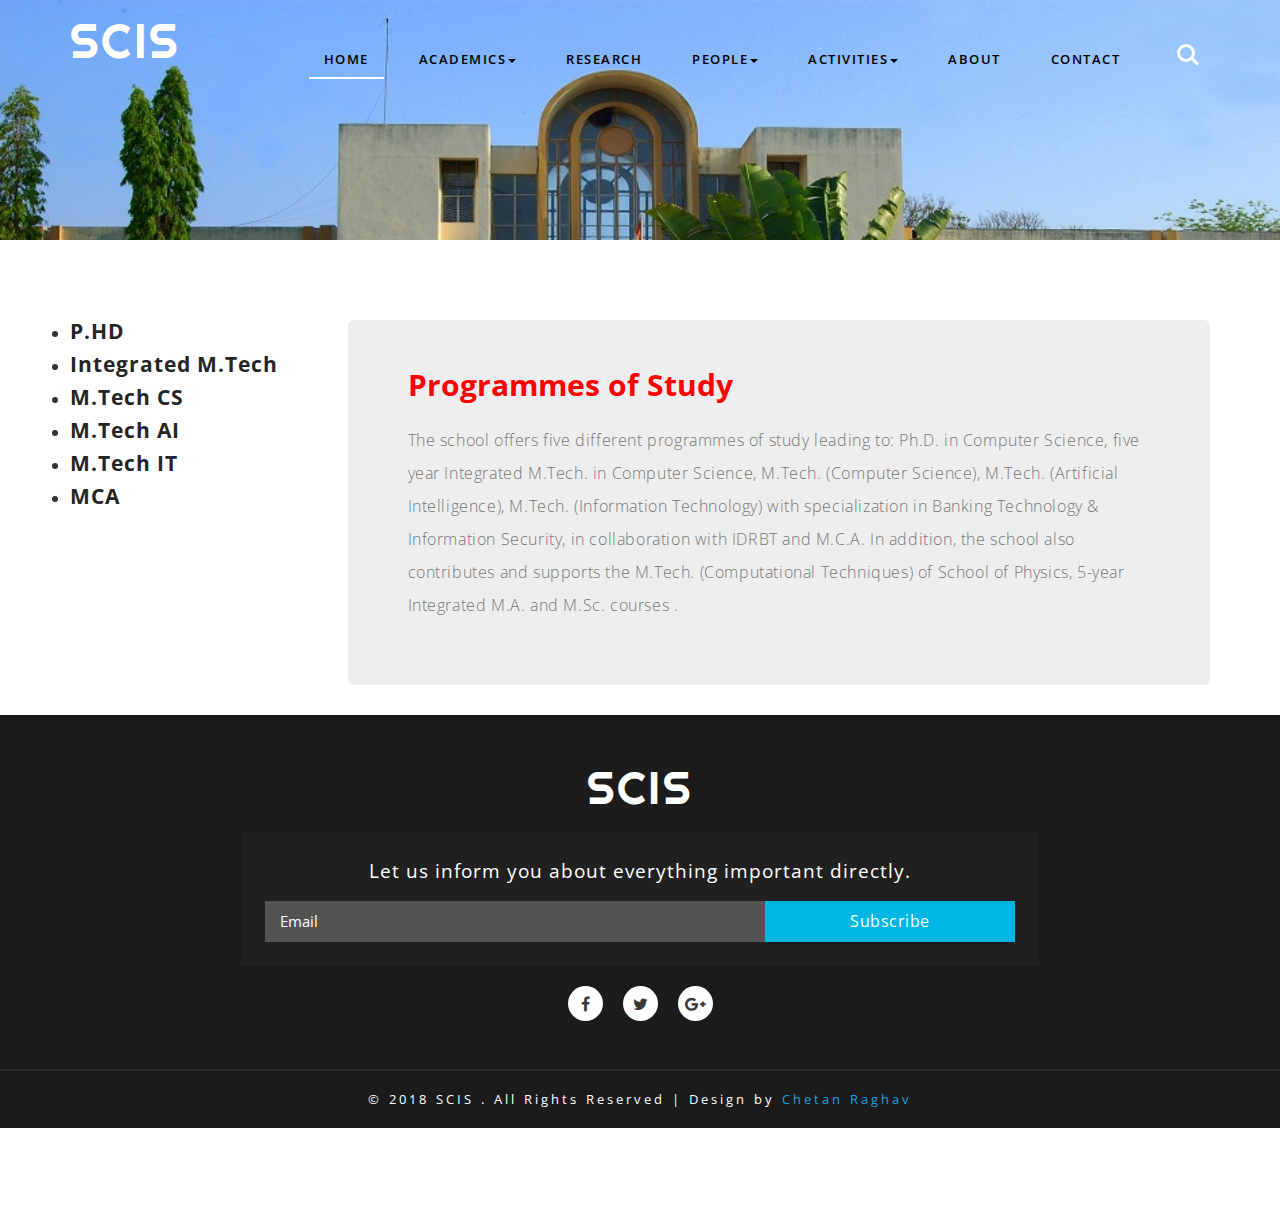
<file: website/courses.html>
<!--
Author: W3layouts
Author URL: http://w3layouts.com
License: Creative Commons Attribution 3.0 Unported
License URL: http://creativecommons.org/licenses/by/3.0/
-->
<!DOCTYPE html>
<html lang="en">

<head>
	<title>SCIS</title>
	<!-- Meta Tags -->
	<meta name="viewport" content="width=device-width, initial-scale=1">
	<meta http-equiv="Content-Type" content="text/html; charset=utf-8" />
	<meta name="keywords" content="Institute Responsive web template, Bootstrap Web Templates, Flat Web Templates, Android Compatible web template, 
Smartphone Compatible web template, free webdesigns for Nokia, Samsung, LG, Sony Ericsson, Motorola web design" />
	<script type="application/x-javascript">
		addEventListener("load", function () {
			setTimeout(hideURLbar, 0);
		}, false);

		function hideURLbar() {
			window.scrollTo(0, 1);
		}
	</script>
	<!-- //Meta Tags -->
	<!-- Style-sheets -->
	<link href="css/bootstrap.css" rel="stylesheet" type="text/css" media="all" />
	<link href="css/font-awesome.css" rel="stylesheet">
	<link href="css/style.css" rel="stylesheet" type="text/css" media="all" />
	<!--// Style-sheets -->
	<!--web-fonts-->
	<link href="//fonts.googleapis.com/css?family=Open+Sans:300,400,600,700" rel="stylesheet">
	<link href="//fonts.googleapis.com/css?family=Righteous" rel="stylesheet">
	<!--//web-fonts-->
</head>

<body>
	<!-- banner -->
	<div class="banner inner-banner" id="home">
		<div class="container">
			<!-- header -->
			<header>

				<div class="header-bottom-w3layouts">
					<div class="main-w3ls-logo">
						<h1><a href="index.html"><span aria-hidden="true"></span>SCIS</a></h1>
					</div>
					<!-- navigation -->
					<nav class="navbar navbar-default">
						<!-- Brand and toggle get grouped for better mobile display -->
						<div class="navbar-header">
							<button type="button" class="navbar-toggle collapsed" data-toggle="collapse" data-target="#bs-example-navbar-collapse-1"
							    aria-expanded="false">
					<span class="sr-only">Toggle navigation</span>
					<span class="icon-bar"></span>
					<span class="icon-bar"></span>
					<span class="icon-bar"></span>
				  </button>

						</div>

						<!-- Collect the nav links, forms, and other content for toggling -->
						<div class="collapse navbar-collapse" id="bs-example-navbar-collapse-1">
							<ul class="nav navbar-nav">
								<li><a class="active" href="index.html" style="color:black">Home</a></li>
								<li class="dropdown">
									<a href="#" class="dropdown-toggle" data-toggle="dropdown" style="color:black">Academics<b class="caret"></b></a>
									<ul class="dropdown-menu">
										<li><a href="./Admissions.html" style="color:black">Admissions</a></li>
										<li><a href="./courses.html" style="color:black">Programs</a></li>
									</ul>
								</li>
								<li><a href="#" style="color:black">Research</a></li>
								<li class="dropdown">
									<a href="#" class="dropdown-toggle" data-toggle="dropdown" style="color:black">People<b class="caret"></b></a>
									<ul class="dropdown-menu">
										<li><a href="./faculty.html" style="color:black">Faculty</a></li>
										<li><a href="#" style="color:black">Students</a></li>
									</ul>
								</li>
								<li class="dropdown">
									<a href="#" class="dropdown-toggle" data-toggle="dropdown" style="color:black">Activities<b class="caret"></b></a>
									<ul class="dropdown-menu">
										<li><a href="#" style="color:black">Latest News</a></li>
										<li><a href="#" style="color:black">Events</a></li>
									</ul>
								</li>
								<li><a href="about.html" style="color:black">About</a></li>
								<li><a href="contact.html" style="color:black">Contact</a></li>
							</ul>

						</div>
						<!-- /.navbar-collapse -->

					</nav>
					<div class="search-agile-bar">
						<div class="cd-main-header">
							<ul class="cd-header-buttons">
								<li><a class="cd-search-trigger" href="#cd-search"> <span></span></a></li>
							</ul>
							<!-- cd-header-buttons -->
						</div>
						<div id="cd-search" class="cd-search">
							<form action="#" method="post">
								<div class="agileits-search-field">
									<input name="Search" type="search" placeholder="Click enter after typing...">
								</div>
							</form>
						</div>
					</div>
				</div>
				<div class="clearfix"></div>
				<!-- //navigation -->
			</header>
			<!-- //header -->
		</div>
	</div>
	<!-- //banner -->
	<!-- Services-Inner -->
	<div class="courses">
		<div class="container">
			<div class="row justify-content-between">
			
			<div class="col-md-3 courses-info">
				<ul>
				   <li onclick="function1(1)"><h5>P.hD</h5></li>
				   <li onclick="function1(2)"><h5>Integrated M.Tech</h5></li>
				   <li onclick="function1(3)"><h5>M.tech CS</h5></li>
				   <li onclick="function1(4)"><h5>M.tech AI</h5></li>
				   <li onclick="function1(5)"><h5>M.tech IT</h5></li>
				   <li onclick="function1(6)"><h5>MCA</h5></li>
				</ul>
			</div>
			<div style="padding-left: 20px;"> 
				<div class="col-md-9 courses-info jumbotron">
				   <div id="content">
				   <h2 style="color:red">Programmes of Study</h2><br>
				   <p class="paragraph-agileinfo" style="font-size:16px;!important font-weight:700;!important">The school offers five different programmes of study leading to: Ph.D. in Computer Science, five year Integrated M.Tech. in Computer Science, M.Tech. (Computer Science), M.Tech. (Artificial Intelligence), M.Tech. (Information Technology) with specialization in Banking Technology & Information Security, in collaboration with IDRBT and M.C.A. In addition, the school also contributes and supports the M.Tech. (Computational Techniques) of School of Physics, 5-year Integrated M.A. and M.Sc. courses . </p>	
				   </div>
				
				</div>
			</div>
			</div>
	   </div>
	<!--// Services-Inner -->
	<!-- Footer -->
	<div class="footer-agileits-w3layouts">
		<div class="container">
			<div class="btm-logo-w3ls">
				<h2><a href="index.html"><span aria-hidden="true"></span>SCIS</a></h2>
			</div>
			<div class="subscribe-w3ls">
				<h6>Let us inform you about everything important directly.</h6>
				<form action="#" method="post">
					<div class="col-md-8 col-sm-8 col-xs-8 input-flds-w3-agile">
						<input type="email" name="Email" placeholder="Email" required="">
					</div>
					<div class="col-md-4 col-sm-4 col-xs-4 input-flds-w3-agile">
						<input type="submit" value="Subscribe">
					</div>
					<div class="clearfix"> </div>
				</form>
			</div>
			<div class="social-icons-agileits">
				<ul>
					<li><a href="#"><span class="fa fa-facebook"></span></a></li>
					<li><a href="#"><span class="fa fa-twitter"></span></a></li>
					<li><a href="#"><span class="fa fa-google-plus"></span></a></li>
				</ul>
			</div>

			<div class="clearfix"> </div>
		</div>
	</div>
	<div class="copyright-w3layouts">
		<div class="container">
			<p>&copy; 2018 SCIS . All Rights Reserved | Design by <a href="https://www.facebook.com/chetan.raghav.71653"> Chetan Raghav </a></p>
		</div>
	</div>
	<!-- //Footer -->

	<a href="#home" class="scroll" id="toTop" style="display: block;"> <span id="toTopHover" style="opacity: 1;"> </span></a>
	<!-- //smooth scrolling -->


	<script type='text/javascript' src='js/jquery-2.2.3.min.js'></script>

	<!--search-bar-->
	<script src="js/main.js"></script>
	<!--//search-bar-->

	<!-- start-smoth-scrolling -->
	<script type="text/javascript" src="js/move-top.js"></script>
	<script type="text/javascript" src="js/easing.js"></script>
	<script type="text/javascript">
		jQuery(document).ready(function ($) {
			$(".scroll").click(function (event) {
				event.preventDefault();
				$('html,body').animate({
					scrollTop: $(this.hash).offset().top
				}, 1000);
			});
		});
	</script>
	<!-- start-smoth-scrolling -->
	<!-- here stars scrolling icon -->
	<script type="text/javascript">
		$(document).ready(function () {
			/*
				var defaults = {
				containerID: 'toTop', // fading element id
				containerHoverID: 'toTopHover', // fading element hover id
				scrollSpeed: 1200,
				easingType: 'linear' 
				};
			*/
           
			$().UItoTop({
				easingType: 'easeOutQuart'
			});

		});
		function function1(option){
		   content=document.getElementById("content");
		   console.log(option);
		   switch(option){
		   case 1:
		   document.getElementById("content").innerHTML='<div><p class="paragraph-agileinfo" style="font-size:16px;!important font-weight:700;!important"><h2 style="color:red">Ph.D. Programme</h2><br>The candidates admitted to Ph.D. programme in the School will be governed by the following rules: <ul><li>All candidates admitted to Ph.D. in the School, whether full time, part time or external, are required to complete the course work.. Initial admission is provisional and subject to candidate passing the course work. In case a candidate is unable to pass the course work within 1 year, his/her admission stands automatically cancelled.</li><li>The course work will consists of four papers - Data Structure and Programming, Algorithms, Research Methods in Computer Science and an Elective. The elective papers will be decided by the Doctoral Research Committees of the candidate concerned.</li><li>On successful completion of the four papers, the candidate will be allowed to continue the registration for Ph.D. </li></ul></p></div>';
		   break;
		   case 2:
		   document.getElementById("content").innerHTML='<div><p class="paragraph-agileinfo" style="font-size:16px;!important font-weight:700;!important"><h2 style="color:red">5-Year Integrated M.Tech Programme</h2><br>The School has introduced a 5-year Integrated M.Tech. programme in Computer Science with effect from the academic year 2014-15. The students will be awarded MTech(CS) degree at the end of five years. It is to be noted that there is no exit option. This programme is intended to provide a high quality computer science education with a curriculum that is state-of-the-art. The School boasts of a very low student-teacher ratio that allows faculty to give individual attention to students.</p></div>';
		   break;
		   case 3:
		   document.getElementById("content").innerHTML='<div><p class="paragraph-agileinfo" style="font-size:16px;!important font-weight:700;!important"><h2 style="color:red" >Master of Technology in Computer Science</h2><br><b>M.Tech Computer Science</b> Programme is a four-semester course including two semesters of course work and two semesters of project work. This programme is meant for graduates in engineering disciplines and postgraduates in related sciences and as such it includes both fundamental topics and advanced topics for specialisation </p></div>';
		   break;
		   case 4:
		   document.getElementById("content").innerHTML='<div><p class="paragraph-agileinfo" style="font-size:16px;!important font-weight:700;!important"><h2 style="color:red">Master of Technology in Artificial Intelligence</h2><br><b>M.Tech Artificial Intelligence</b> is also a four-semester course including two semesters of course work and two semesters of project work. This programme is meant for students already well equipped in computing sciences and as such imparts advanced training in all the major areas of artificial intelligence and other emerging technologies, such as machine learning, data mining, etc. </p></div>';
		   break;
		   case 5:
		   document.getElementById("content").innerHTML='<div><p class="paragraph-agileinfo" style="font-size:16px;!important font-weight:700;!important"><h2 style="color:red">Master of Technology in Information Technology</h2><br><b>M.Tech Information Technology</b> is a four-semester programme including two semesters of course work and two semesters of project work meant for graduates in engineering discipline and postgraduates in related sciences. This unique M.Tech programme in Information Technology with specialization in Banking Technology and Information Security. This programme aims at imparting in-depth knowledge and state-of- art expertise to the students through innovative learning supported by high calibre research and technology leadership to create a pool of responsible and resourceful IT professionals, in particular, for the financial-banking sector. </p></div>';
		   break;
		   case 6:
		   document.getElementById("content").innerHTML='<div><p class="paragraph-agileinfo" style="font-size:16px;!important font-weight:700;!important"><h2 style="color:red">Master of Computer Application</h2><br>M.C.A. Programme aims to prepare graduates in all the major areas of computer science, relevant aspects of mathematics and management so that they can take up both technical and managerial positions in industry. training is rigorous and involves five semesters of course work and one semester of project work. MCA students of earlier batches have been offered internships at companies such as IBM, GE, Microsoft, CA, CMC, Honeywell etc. and are thus provided an opportunity to learn in industry environment during their last semester. The university has recently been ranked 3rd in universities in India for the MCA programme.</p></div>';
		   break;
		   }
		   }
	</script>
	<!-- //here ends scrolling icon -->
	<!--js for bootstrap working-->
	<script src="js/bootstrap.js"></script>
	<!-- //for bootstrap working -->
</body>

</html>
</file>
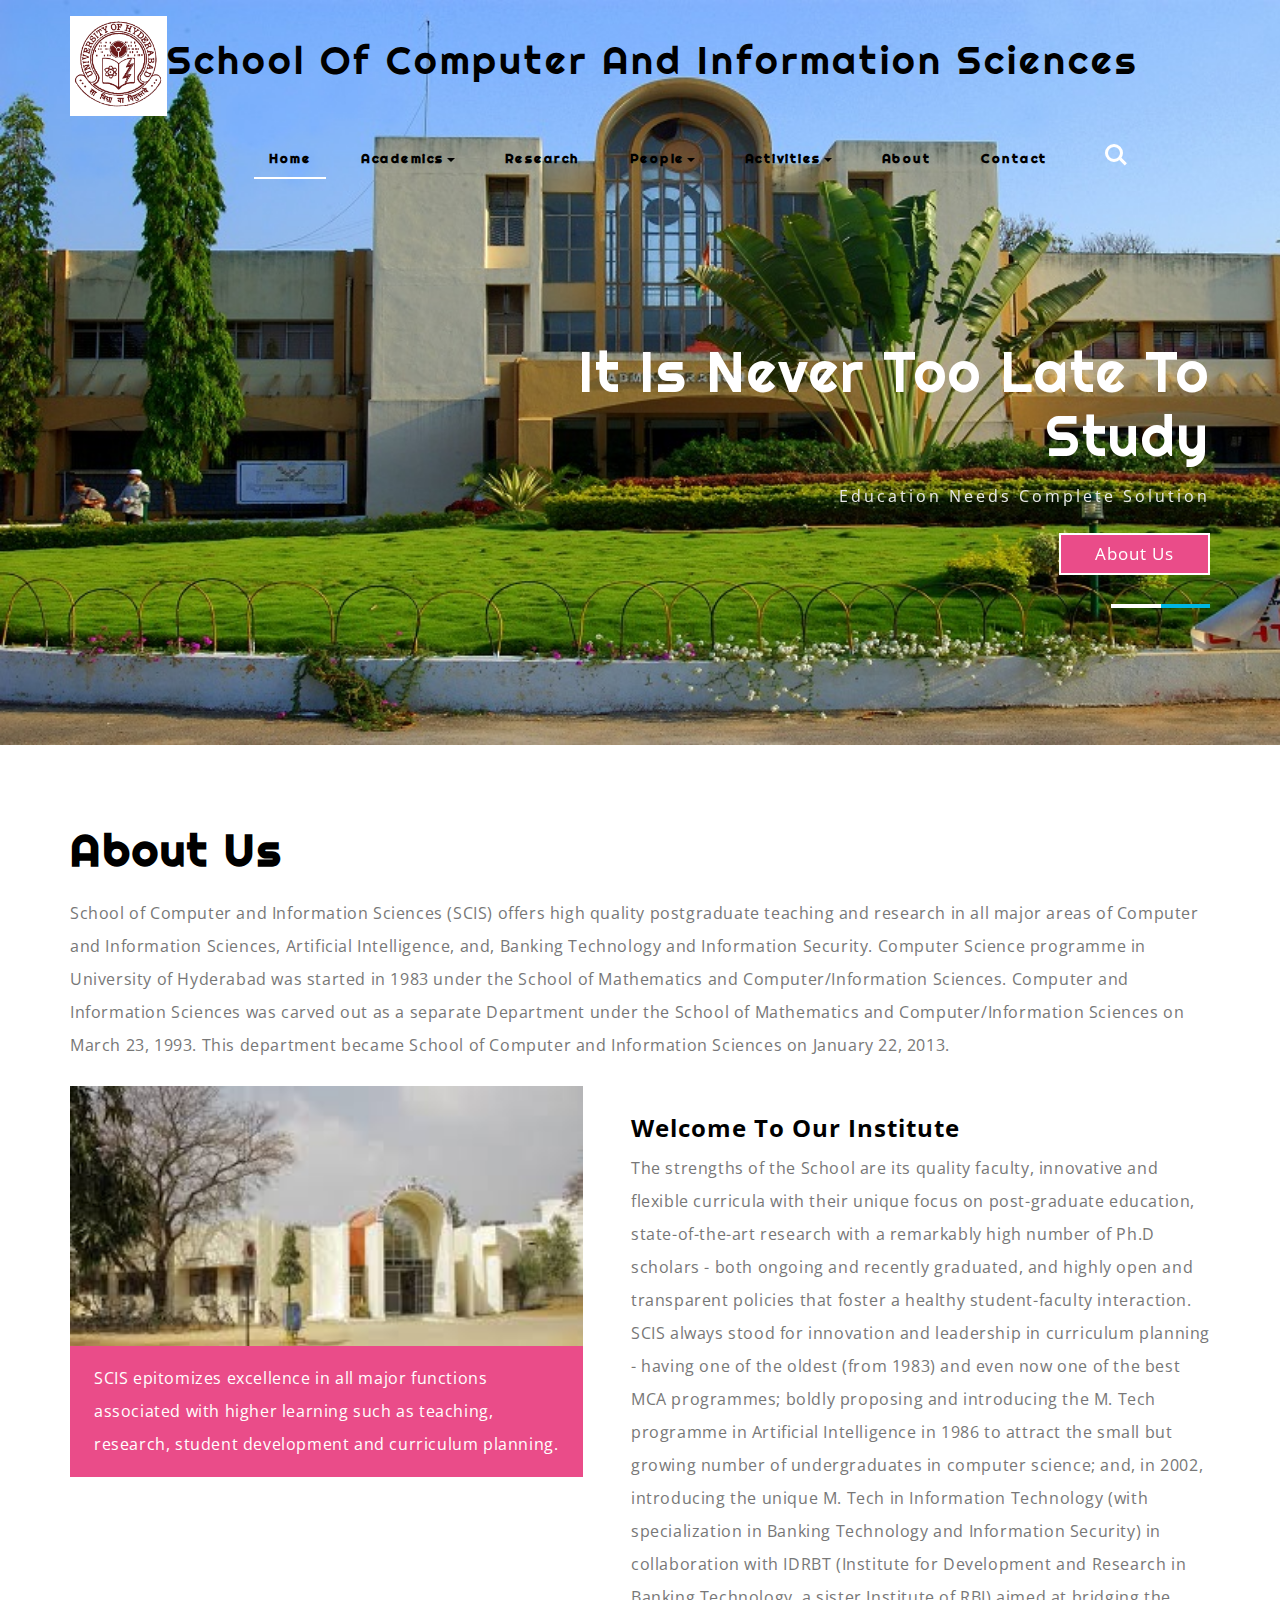
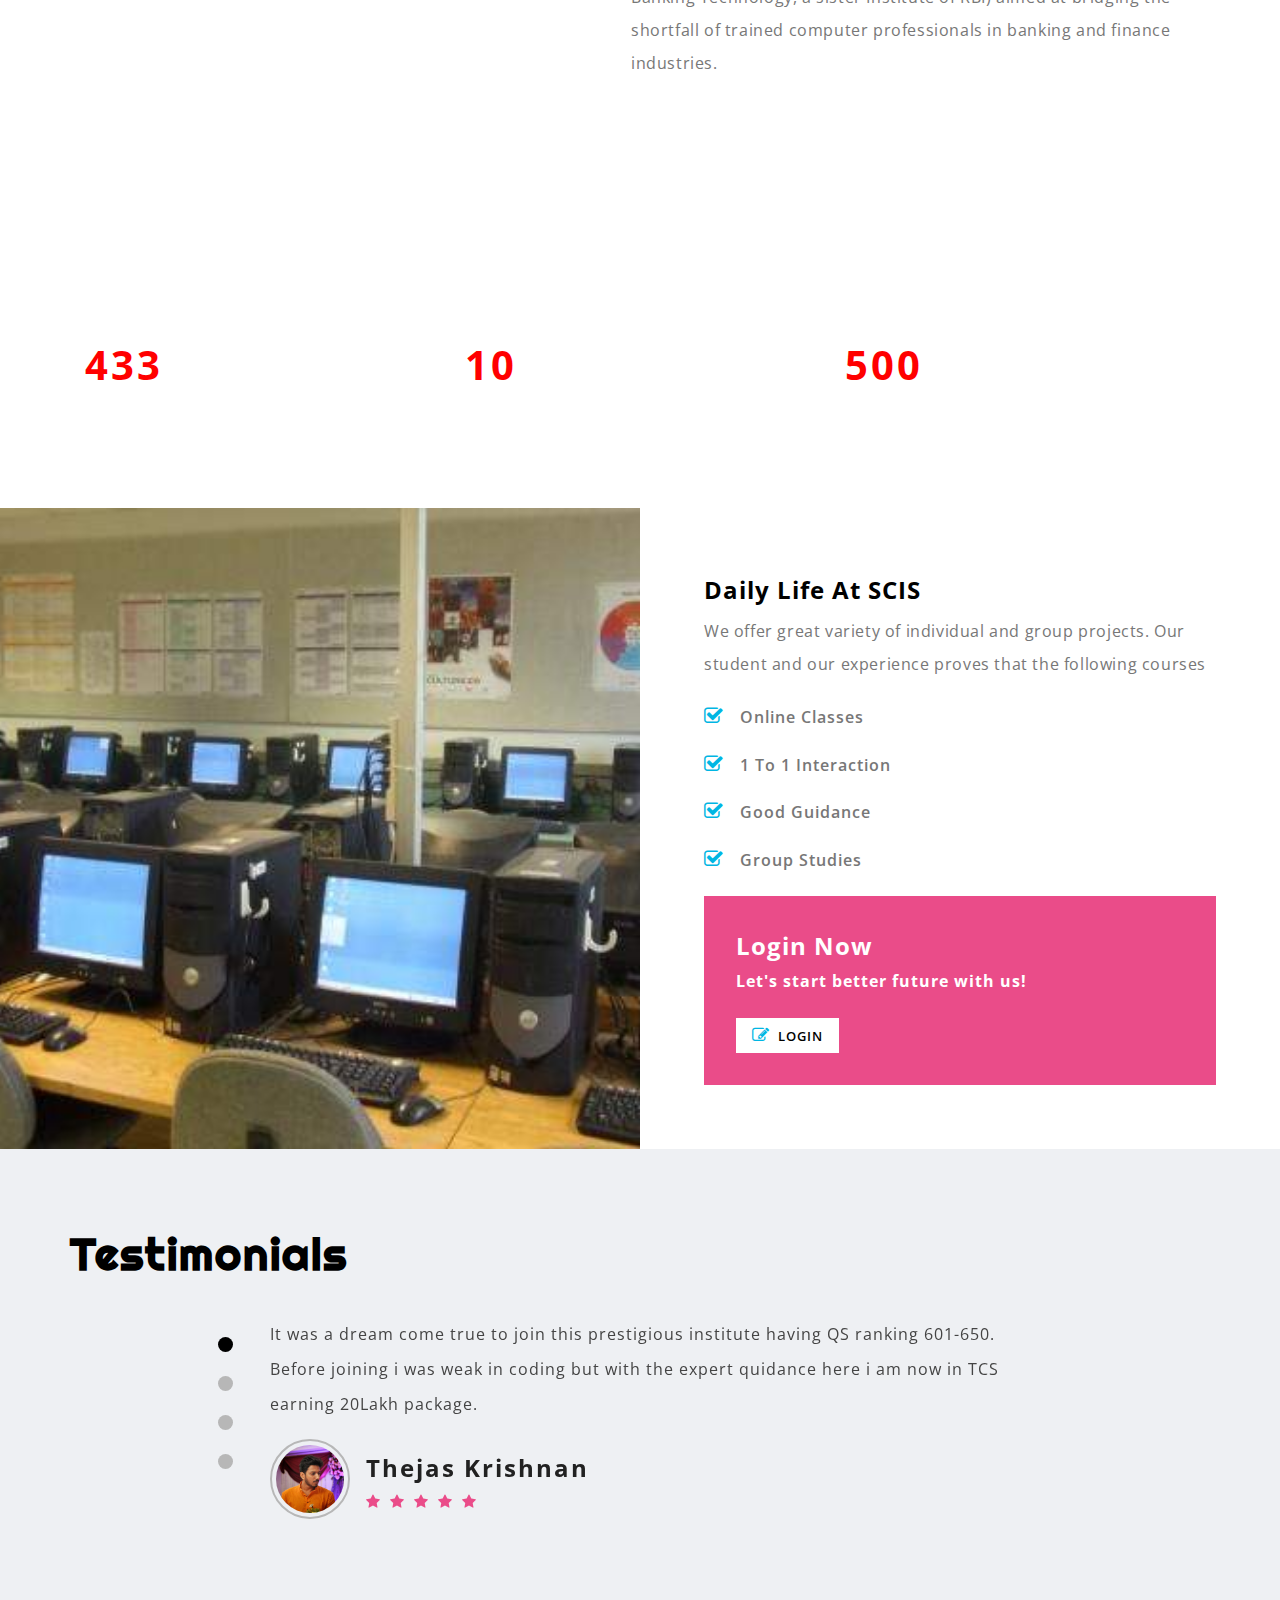
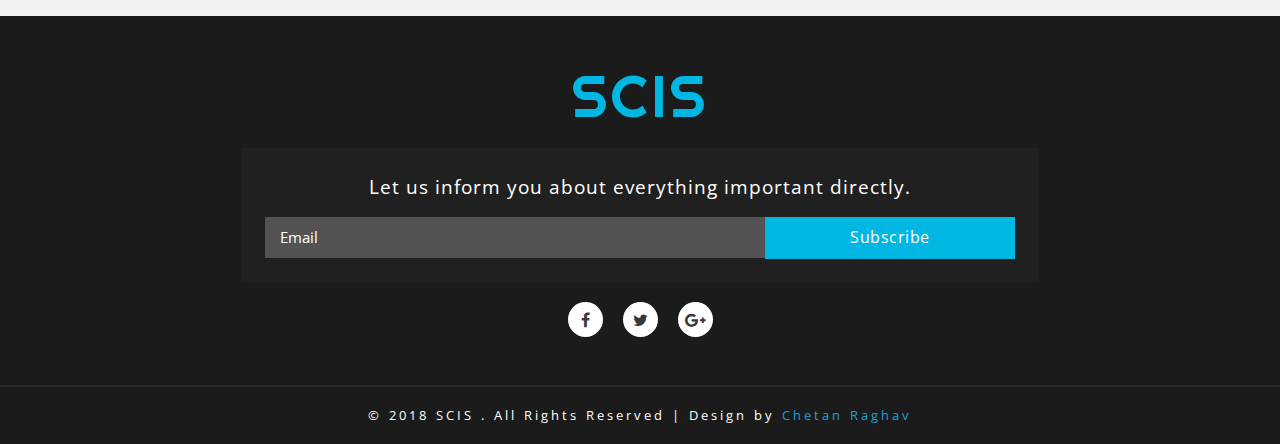
<file: website/home.html>
<!--
Author: W3layouts
Author URL: http://w3layouts.com
License: Creative Commons Attribution 3.0 Unported
License URL: http://creativecommons.org/licenses/by/3.0/
-->
<!DOCTYPE html>
<html lang="en">

<head>
	<title>School of Computer and Information Sciences | Home :: SCIS</title>
	<!-- Meta Tags -->
	<meta name="viewport" content="width=device-width, initial-scale=1">
	<meta http-equiv="Content-Type" content="text/html; charset=utf-8" />
	<meta name="keywords" content="Institute Responsive web template, Bootstrap Web Templates, Flat Web Templates, Android Compatible web template,
Smartphone Compatible web template, free webdesigns for Nokia, Samsung, LG, Sony Ericsson, Motorola web design" />
	<script type="application/x-javascript">
		addEventListener("load", function () {
			setTimeout(hideURLbar, 0);
		}, false);

		function hideURLbar() {
			window.scrollTo(0, 1);
		}
	</script>
	<!-- //Meta Tags -->
	<!-- Style-sheets -->
	<link href="css/bootstrap.css" rel="stylesheet" type="text/css" media="all" />
	<link href="css/font-awesome.css" rel="stylesheet">
	<link rel="stylesheet" href="css/flexslider.css" type="text/css" media="screen" property="" />
	<link href="css/style.css" rel="stylesheet" type="text/css" media="all" />
	<!--// Style-sheets -->
	<!--web-fonts-->
	<link href="//fonts.googleapis.com/css?family=Open+Sans:300,400,600,700" rel="stylesheet">
	<link href="//fonts.googleapis.com/css?family=Righteous" rel="stylesheet">
	<!--//web-fonts-->
</head>

<body>
	<!-- banner -->
	<div class="banner" id="home">
		<div class="container">
			<!-- header -->
			<header>

				<div class="header-bottom-w3layouts">
					<div class="main-w3ls-logo">
					<table><td>
					<h2><img src="./images/University-of-Hyderabad.png" height="100px"/><a href="index.html"><span aria-hidden="false" style="color:black">School of Computer and Information Sciences</span></a></h2>
					</div>
					</td></table>
					<!-- navigation -->
					<nav class="navbar navbar-default">
						<!-- Brand and toggle get grouped for better mobile display -->
						<div class="navbar-header">
							<button type="button" class="navbar-toggle collapsed" data-toggle="collapse" data-target="#bs-example-navbar-collapse-1"
							    aria-expanded="false">
					<span class="sr-only">Toggle navigation</span>
					<span class="icon-bar"></span>
					<span class="icon-bar"></span>
					<span class="icon-bar"></span>
				  </button>

						</div>

						<!-- Collect the nav links, forms, and other content for toggling -->
						<div class="collapse navbar-collapse" id="bs-example-navbar-collapse-1">
							<ul class="nav navbar-nav">
								<li><a class="active" href="index.html" style="color:black">Home</a></li>
								<li class="dropdown">
									<a href="#" class="dropdown-toggle" data-toggle="dropdown" style="color:black">Academics<b class="caret"></b></a>
									<ul class="dropdown-menu">
										<li><a href="./Admission.html" style="color:black">Admissions</a></li>
										<li><a href="./courses.html" style="color:black">Programs</a></li>
									</ul>
								</li>
								<li><a href="#" style="color:black">Research</a></li>
								<li class="dropdown">
									<a href="#" class="dropdown-toggle" data-toggle="dropdown" style="color:black">People<b class="caret"></b></a>
									<ul class="dropdown-menu">
										<li><a href="./faculty.html" style="color:black">Faculty</a></li>
										<li><a href="#" style="color:black">Students</a></li>
									</ul>
								</li>
								<li class="dropdown">
									<a href="#" class="dropdown-toggle" data-toggle="dropdown" style="color:black">Activities<b class="caret"></b></a>
									<ul class="dropdown-menu">
										<li><a href="#" style="color:black">Latest News</a></li>
										<li><a href="#" style="color:black">Events</a></li>
									</ul>
								</li>
								<li><a href="about.html" style="color:black">About</a></li>
								<li><a href="contact.html" style="color:black">Contact</a></li>
							</ul>

						</div>
						<!-- /.navbar-collapse -->

					</nav>
					<div class="search-agile-bar">
						<div class="cd-main-header">
							<ul class="cd-header-buttons">
								<li><a class="cd-search-trigger" href="#cd-search" > <span></span></a></li>
							</ul>
							<!-- cd-header-buttons -->
						</div>
						<div id="cd-search" class="cd-search">
							<form action="#" method="post">
								<div class="agileits-search-field">
									<input name="Search" type="search" placeholder="Click enter after typing...">
								</div>
							</form>
						</div>
					</div>
				</div>
				<div class="clearfix"></div>
				<!-- //navigation -->
			</header>
			<!-- //header -->
			<!-- banner-text -->
			<div class="banner-text">
				<div class="callbacks_container">
					<ul class="rslides" id="slider3">
						<li>
							<div class="slider-info">
								<h3>It is never too late to Study</h3>
								<p>Education Needs Complete Solution</p>
								<a href="about.html">About Us</a>
							</div>
						</li>
						<li>

							<div class="slider-info">
								<h3>The best learning institute</h3>
								<p>Successful career starts with good training</p>
								<a href="about.html">About Us</a>
							</div>
						</li>

					</ul>

				</div>
				<div class="clearfix"></div>
			</div>
		</div>
	</div>
	<!-- //banner -->
	<!--about-->
	<div class="about-section" id="about">
		<div class="container">
			<h5 class="main-w3l-title">About Us</h5>
			<div class="about-top">
				<p class="paragraph-agileinfo">School of Computer and Information Sciences (SCIS) offers high quality postgraduate teaching and research in all major areas of Computer and Information Sciences, Artificial Intelligence, and, Banking Technology and Information Security. Computer Science programme in University of Hyderabad was started in 1983 under the School of Mathematics and Computer/Information Sciences. Computer and Information Sciences was carved out as a separate Department under the School of Mathematics and Computer/Information Sciences on March 23, 1993. This department became School of Computer and Information Sciences on January 22, 2013. 
				</p>
			</div>
			<div class="about-main">
				<div class="about-w3-left">
					<div class="about-img">
					</div>
					<div class="about-bottom">
						<p class="paragraph-agileinfo white-clr">SCIS epitomizes excellence in all major functions associated with higher learning such as teaching, research, student development and curriculum planning.</p>
					</div>
				</div>

				<div class="about-w3ls-right">
					<h3 class="subheading-wthree" style="color:black">Welcome to our Institute</h3>
					<p class="paragraph-agileinfo">The strengths of the School are its quality faculty, innovative and flexible curricula with their unique focus on post-graduate education, state-of-the-art research with a remarkably high number of Ph.D scholars - both ongoing and recently graduated, and highly open and transparent policies that foster a healthy student-faculty interaction. SCIS always stood for innovation and leadership in curriculum planning - having one of the oldest (from 1983) and even now one of the best MCA programmes; boldly proposing and introducing the M. Tech programme in Artificial Intelligence in 1986 to attract the small but growing number of undergraduates in computer science; and, in 2002, introducing the unique M. Tech in Information Technology (with specialization in Banking Technology and Information Security) in collaboration with IDRBT (Institute for Development and Research in Banking Technology, a sister Institute of RBI) aimed at bridging the shortfall of trained computer professionals in banking and finance industries.</p>
				</div>
				<div class="clearfix"> </div>
			</div>
		</div>
	</div>
	<!--//about-->
	<!-- stats -->
	<div class="stats">
		<div class="container">
			<h5 class="main-w3l-title white-clr">Reasons to Choose Us</h5>
			<div class="stats_inner">
				<div class="col-md-4 col-sm-4 stat-grids">
					<p class="counter" style="color:red">433</p>
					<div class="stats-text">
						<h3>Students Successive</h3>
					</div>
				</div>
				<div class="col-md-4 col-sm-4 stat-grids">
					<p class="counter" style="color:red">10</p>
					<div class="stats-text">
						<h3>Courses</h3>
					</div>
				</div>
				<div class="col-md-4 col-sm-4 stat-grids">
					<p class="counter" style="color:red">500</p>
					<div class="stats-text">
						<h3>Competitions Won</h3>
					</div>
				</div>
				<div class="clearfix"> </div>
			</div>
		</div>
	</div>
	<!-- //stats -->
	<!-- services -->
	<div class="services-section">
		<div class="services-grids">
			<div class="services-img1"></div>
			<div class="services-info top-services">
				<h3 class="subheading-wthree" style="color:black">Daily Life at SCIS</h3>
				<p class="paragraph-agileinfo">We offer great variety of individual and group projects. Our student and our experience proves that the following courses</p>
				<ul>
					<li><span class="fa fa-check-square-o" aria-hidden="true"></span>Online Classes</li>
					<li><span class="fa fa-check-square-o" aria-hidden="true"></span>1 to 1 Interaction</li>
					<li><span class="fa fa-check-square-o" aria-hidden="true"></span>Good Guidance</li>
					<li><span class="fa fa-check-square-o" aria-hidden="true"></span>Group Studies</li>
				</ul>
				<div class="header-top">
					<h3 class="subheading-wthree white-clr">Login Now</h3>
					<span>Let's start better future with us!</span>
					<ul class="form-buttons">
						<li><a href="#" data-toggle="modal" data-target="#myModal3"><i class="fa fa-pencil-square-o" aria-hidden="true"></i> Login</a></li>
					</ul>
					<div class="clearfix"></div>
				</div>
			</div>
		</div>		
	</div>
	<!-- //services -->
	<!-- Modal3 -->
	<div class="modal fade" id="myModal3" tabindex="-1" role="dialog">
		<div class="modal-dialog">
			<!-- Modal content-->
			<div class="modal-content">
				<div class="modal-header">
					<button type="button" class="close" data-dismiss="modal">&times;</button>

					<div class="signin-form profile">
						<h3 class="register-title">Login</h3>
						<div class="login-form">
							<form action="#" method="post">
								<div>
									<div>
									<table>
									<tr>
										<td>
										Username &nbsp&nbsp&nbsp&nbsp&nbsp&nbsp&nbsp&nbsp&nbsp&nbsp&nbsp&nbsp
										</td>
										<td>
										     <input type="text" name="name" placeholder="Username" required=""/>		
										</td>
									</tr>
									<tr>
										<td>
										Password &nbsp&nbsp&nbsp&nbsp&nbsp&nbsp&nbsp&nbsp&nbsp&nbsp&nbsp&nbsp  </td><td> <input type="password" name="password" placeholder="Enter Password..." required=""/>
										</td>
									</tr>
									</table>
									</div>
								</div>
								<input type="submit" value="Submit">
							</form>
						</div>
					</div>
				</div>
			</div>
		</div>
	</div>

	<!-- //Modal3 -->
	<!-- Testimonials -->
	<div class="testimonials-section">
		<div class="container">
			<h5 class="main-w3l-title">Testimonials</h5>
			<section class="slider">
				<div class="flexslider">
					<ul class="slides">
						<li>
							<div class="testimonial-agileits-w3layouts">
								<p>It was a dream come true to join this prestigious institute having QS ranking 601-650. Before joining i was weak in coding but with the expert quidance here i am now in TCS earning 20Lakh package.								</p>
								<img src="images/thejas.jpg" alt=" " class="img-responsive">
								<div class="test-name">
									<h5>Thejas Krishnan</h5>
									<div class="rating-icons">
										<span class="fa fa-star" aria-hidden="true"></span>
										<span class="fa fa-star" aria-hidden="true"></span>
										<span class="fa fa-star" aria-hidden="true"></span>
										<span class="fa fa-star" aria-hidden="true"></span>
										<span class="fa fa-star" aria-hidden="true"></span>
									</div>
								</div>
							</div>
							<div class="clearfix"> </div>
						</li>
						<li>
							<div class="testimonial-agileits-w3layouts">
								<p>It was a dream come true to join this prestigious institute having QS ranking 601-650. </p>
								<img src="images/kamran.jpg" alt=" " class="img-responsive">
								<div class="test-name">
									<h5>Kamran Mehboob</h5>
									<div class="rating-icons">
										<span class="fa fa-star" aria-hidden="true"></span>
										<span class="fa fa-star" aria-hidden="true"></span>
										<span class="fa fa-star" aria-hidden="true"></span>
										<span class="fa fa-star" aria-hidden="true"></span>
										<span class="fa fa-star-o" aria-hidden="true"></span>
									</div>
								</div>
							</div>
							<div class="clearfix"> </div>
						</li>
						<li>
							<div class="testimonial-agileits-w3layouts">
								<p>Before joining i was weak in coding but with the expert quidance here i am now in TCS earning 20Lakh package. </p>
								<img src="images/avadut.jpg" alt=" " class="img-responsive">
								<div class="test-name">
									<h5>S.S Avadut</h5>
									<div class="rating-icons">
										<span class="fa fa-star" aria-hidden="true"></span>
										<span class="fa fa-star" aria-hidden="true"></span>
										<span class="fa fa-star" aria-hidden="true"></span>
										<span class="fa fa-star" aria-hidden="true"></span>
										<span class="fa fa-star-o" aria-hidden="true"></span>
									</div>
								</div>
							</div>
							<div class="clearfix"> </div>
						</li>
						<li>
							<div class="testimonial-agileits-w3layouts">
								<p>I am in CISCO after completing Mtech from here. </p>
								<img src="images/vamshi.jpg" alt=" " class="img-responsive">
								<div class="test-name">
									<h5>Vamshidhar</h5>
									<div class="rating-icons">
										<span class="fa fa-star" aria-hidden="true"></span>
										<span class="fa fa-star" aria-hidden="true"></span>
										<span class="fa fa-star" aria-hidden="true"></span>
										<span class="fa fa-star-o" aria-hidden="true"></span>
										<span class="fa fa-star-o" aria-hidden="true"></span>
									</div>
								</div>
							</div>
							<div class="clearfix"> </div>
						</li>
					</ul>
				</div>
			</section>
		</div>
	</div>
	<!-- Testimonials -->

	<!-- Footer -->
	<div class="footer-agileits-w3layouts">
		<div class="container">
			<div class="btm-logo-w3ls">
				<h2><a href="index.html"><span aria-hidden="true">SCIS</span></a></h2>
			</div>
			<div class="subscribe-w3ls">
				<h6>Let us inform you about everything important directly.</h6>
				<form action="#" method="post">
					<div class="col-md-8 col-sm-8 col-xs-8 input-flds-w3-agile">
						<input type="email" name="Email" placeholder="Email" required="">
					</div>
					<div class="col-md-4 col-sm-4 col-xs-4 input-flds-w3-agile">
						<input type="submit" value="Subscribe">
					</div>
					<div class="clearfix"> </div>
				</form>
			</div>
			<div class="social-icons-agileits">
				<ul>
					<li><a href="#"><span class="fa fa-facebook"></span></a></li>
					<li><a href="#"><span class="fa fa-twitter"></span></a></li>
					<li><a href="#"><span class="fa fa-google-plus"></span></a></li>
				</ul>
			</div>

			<div class="clearfix"> </div>
		</div>
	</div>
	<div class="copyright-w3layouts">
		<div class="container">
			<p>&copy; 2018 SCIS . All Rights Reserved | Design by <a href="https://www.facebook.com/chetan.raghav.71653"> Chetan Raghav </a></p>
		</div>
	</div>
	<!-- //Footer -->

	<a href="#home" class="scroll" id="toTop" style="display: block;"> <span id="toTopHover" style="opacity: 1;"> </span></a>
	<!-- //smooth scrolling -->


	<script type='text/javascript' src='js/jquery-2.2.3.min.js'></script>
	<!-- stats -->
	<script src="js/jquery.waypoints.min.js"></script>
	<script src="js/jquery.countup.js"></script>
	<script>
		$('.counter').countUp();
	</script>
	<!-- //stats -->
	<!-- flexSlider -->
	<script defer src="js/jquery.flexslider.js"></script>
	<script type="text/javascript">
		$(window).load(function () {
			$('.flexslider').flexslider({
				animation: "slide",
				start: function (slider) {
					$('body').removeClass('loading');
				}
			});
		});
	</script>
	<!-- //flexSlider -->
	<!-- Responsiveslides -->
	<script src="js/responsiveslides.min.js"></script>
	<script>
		// You can also use "$(window).load(function() {"
		$(function () {
			// Slideshow 4
			$("#slider3").responsiveSlides({
				auto: true,
				pager: true,
				nav: false,
				speed: 500,
				namespace: "callbacks",
				before: function () {
					$('.events').append("<li>before event fired.</li>");
				},
				after: function () {
					$('.events').append("<li>after event fired.</li>");
				}
			});

		});
	</script>
	<!-- // Responsiveslides -->
	<!--search-bar-->
	<script src="js/main.js"></script>
	<!--//search-bar-->

	<!-- start-smoth-scrolling -->
	<script type="text/javascript" src="js/move-top.js"></script>
	<script type="text/javascript" src="js/easing.js"></script>
	<script type="text/javascript">
		jQuery(document).ready(function ($) {
			$(".scroll").click(function (event) {
				event.preventDefault();
				$('html,body').animate({
					scrollTop: $(this.hash).offset().top
				}, 1000);
			});
		});
	</script>
	<!-- start-smoth-scrolling -->
	<!-- here stars scrolling icon -->
	<script type="text/javascript">
		$(document).ready(function () {
			/*
				var defaults = {
				containerID: 'toTop', // fading element id
				containerHoverID: 'toTopHover', // fading element hover id
				scrollSpeed: 1200,
				easingType: 'linear'
				};
			*/

			$().UItoTop({
				easingType: 'easeOutQuart'
			});

		});
	</script>
	<!-- //here ends scrolling icon -->
	<!-- Js for bootstrap working-->
	<script src="js/bootstrap.js"></script>
	
	<!-- //Js for bootstrap working -->
</body>

</html>
</file>
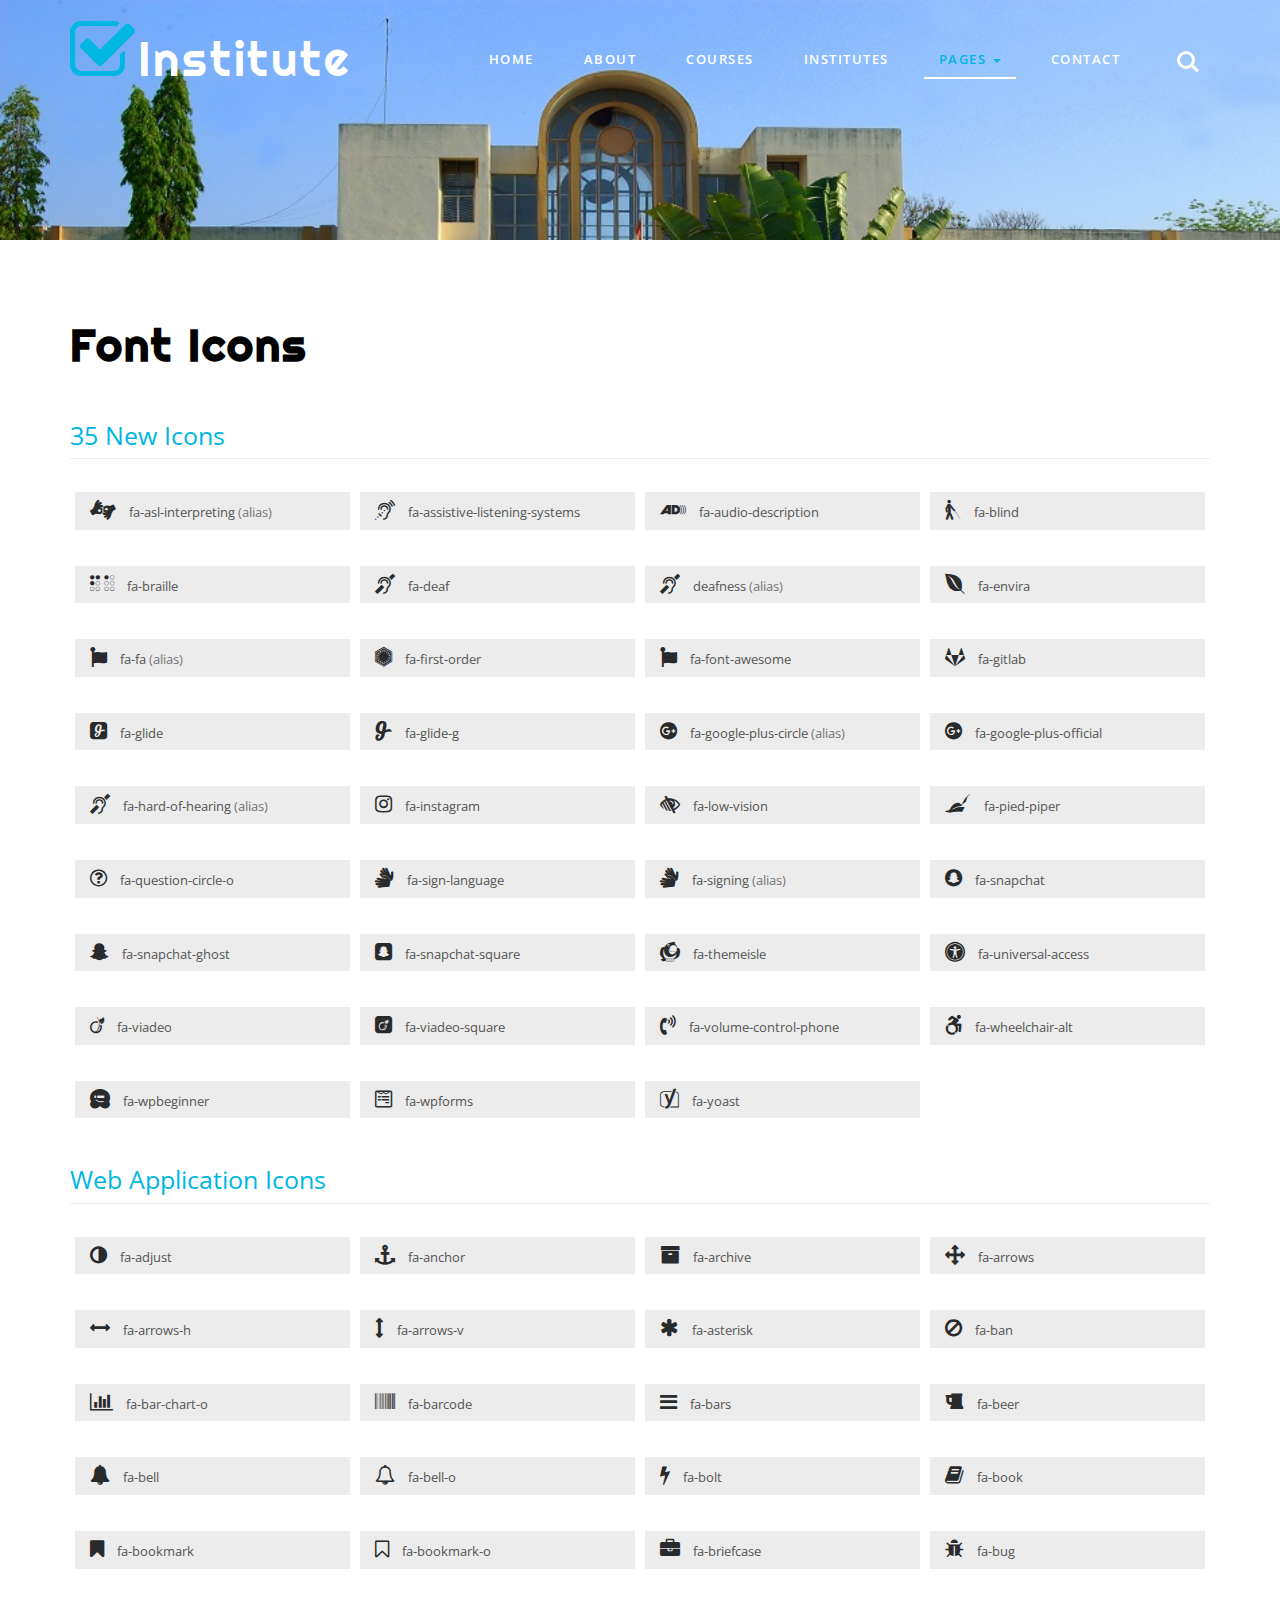
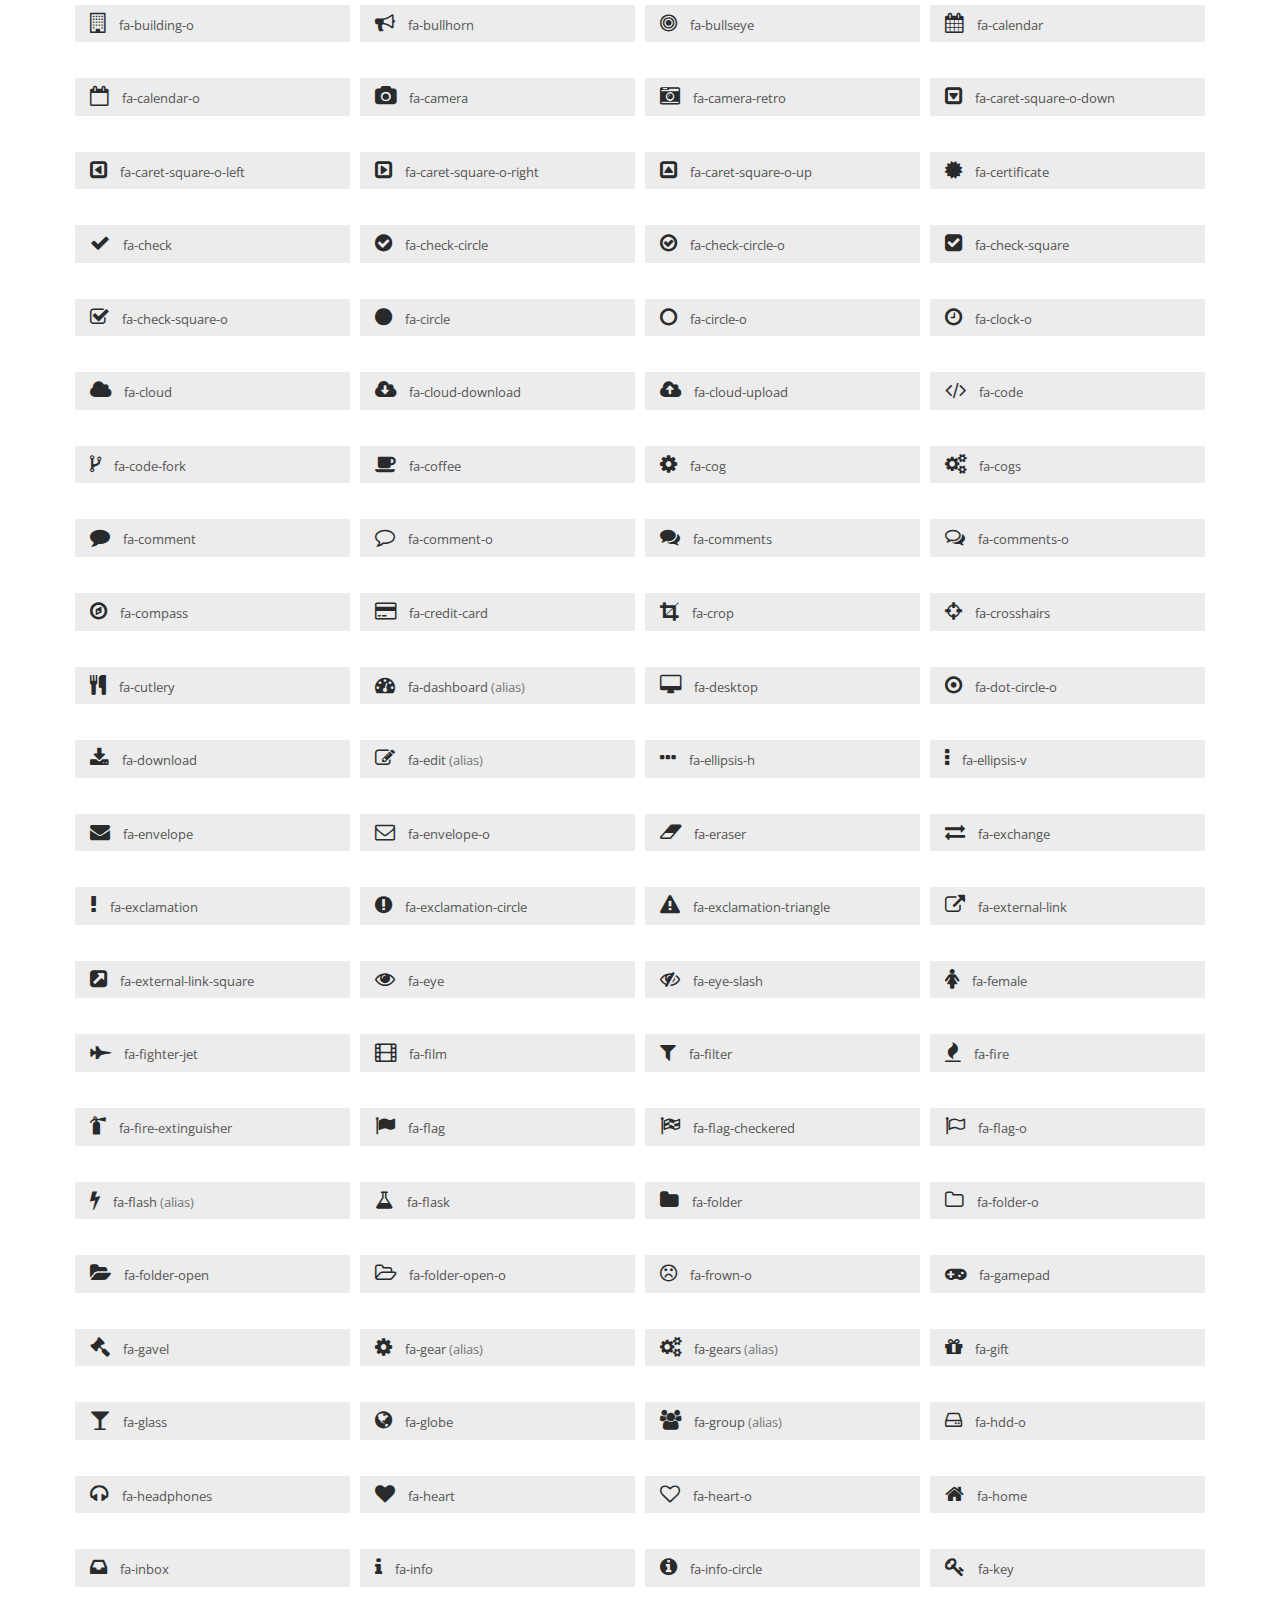
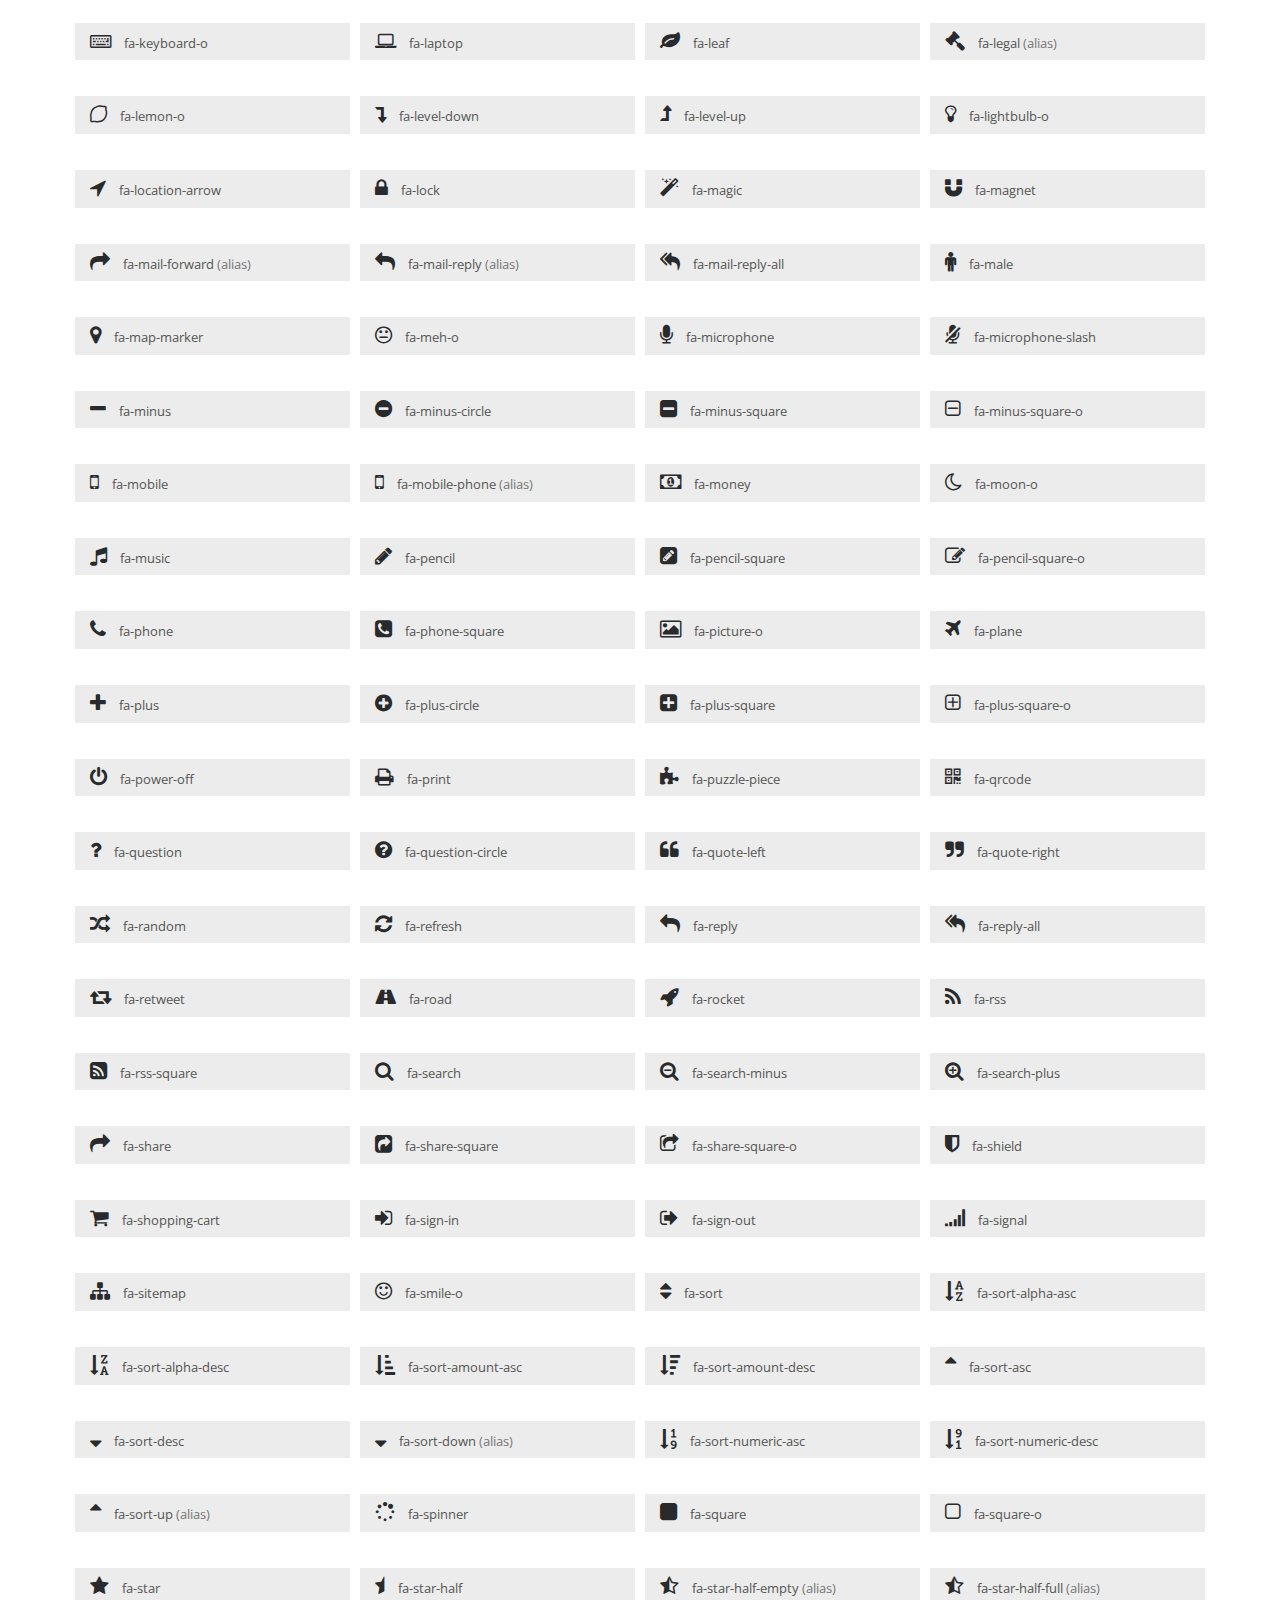
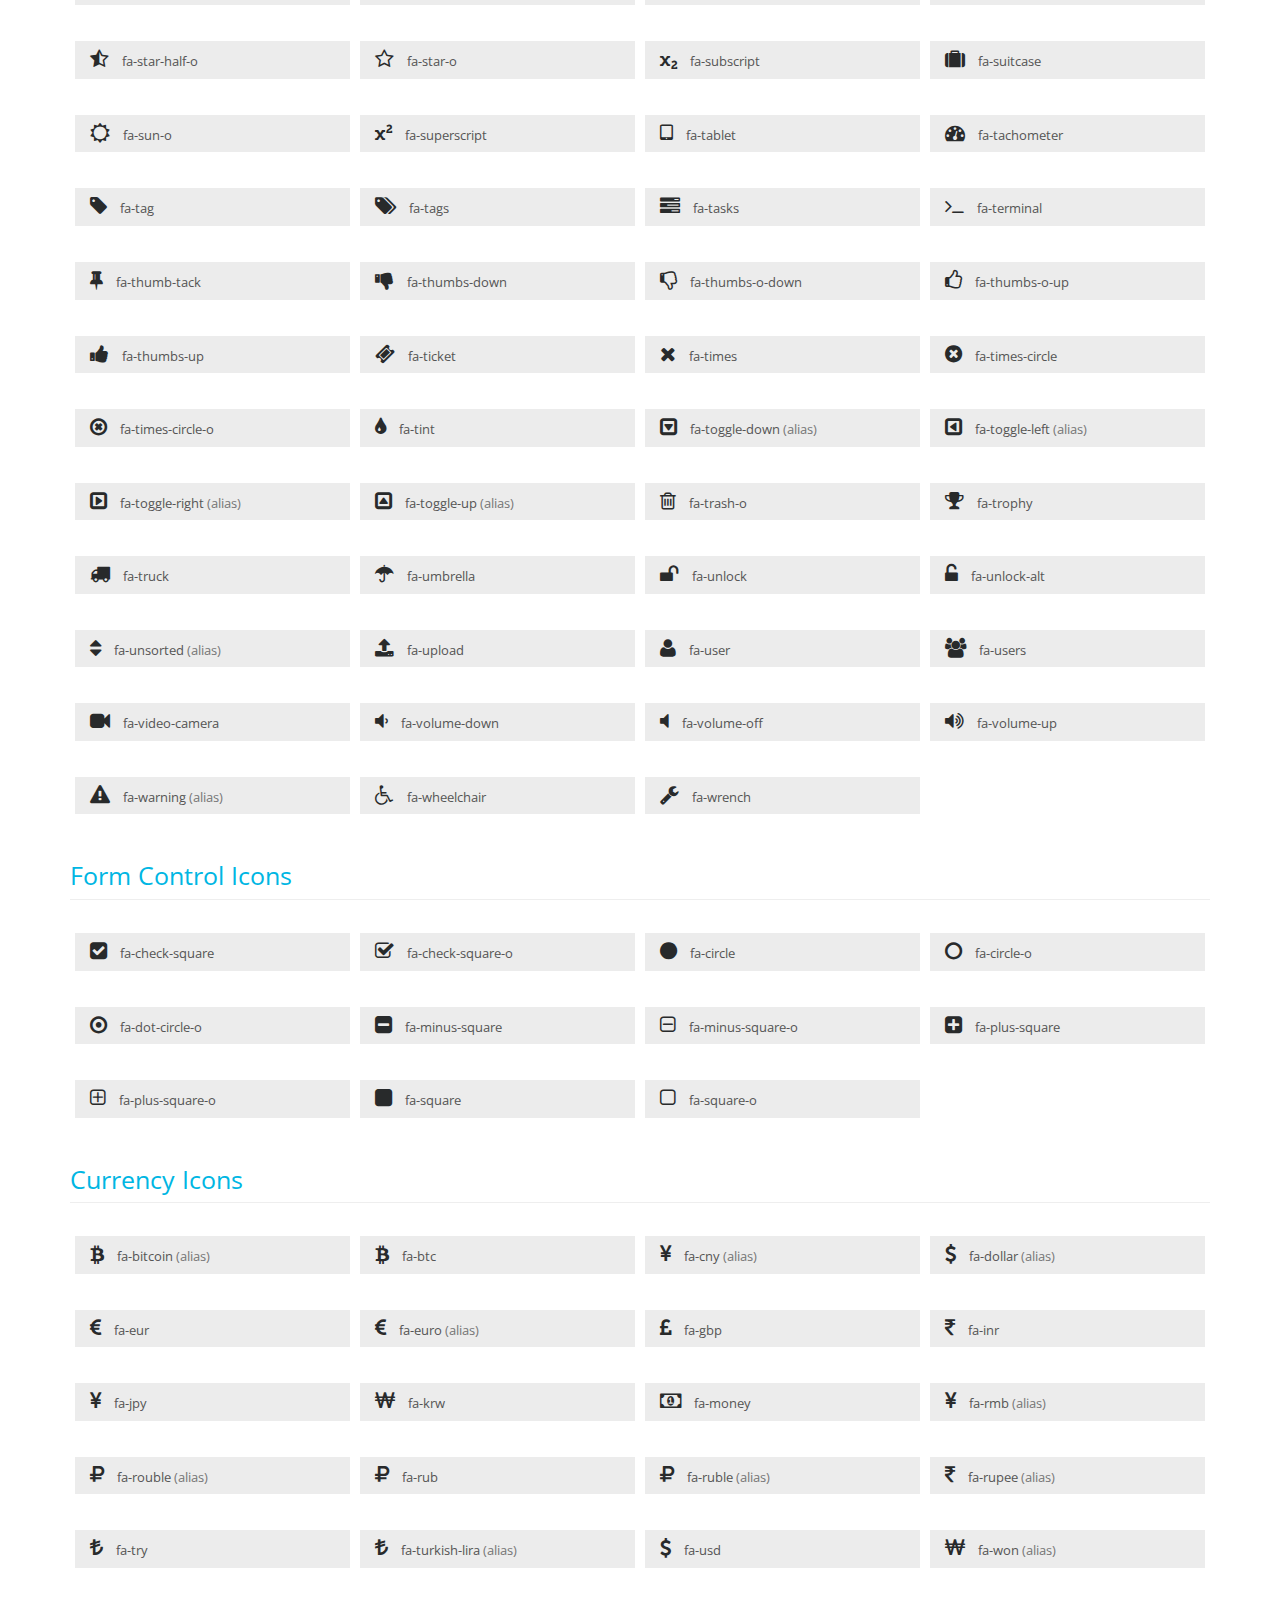
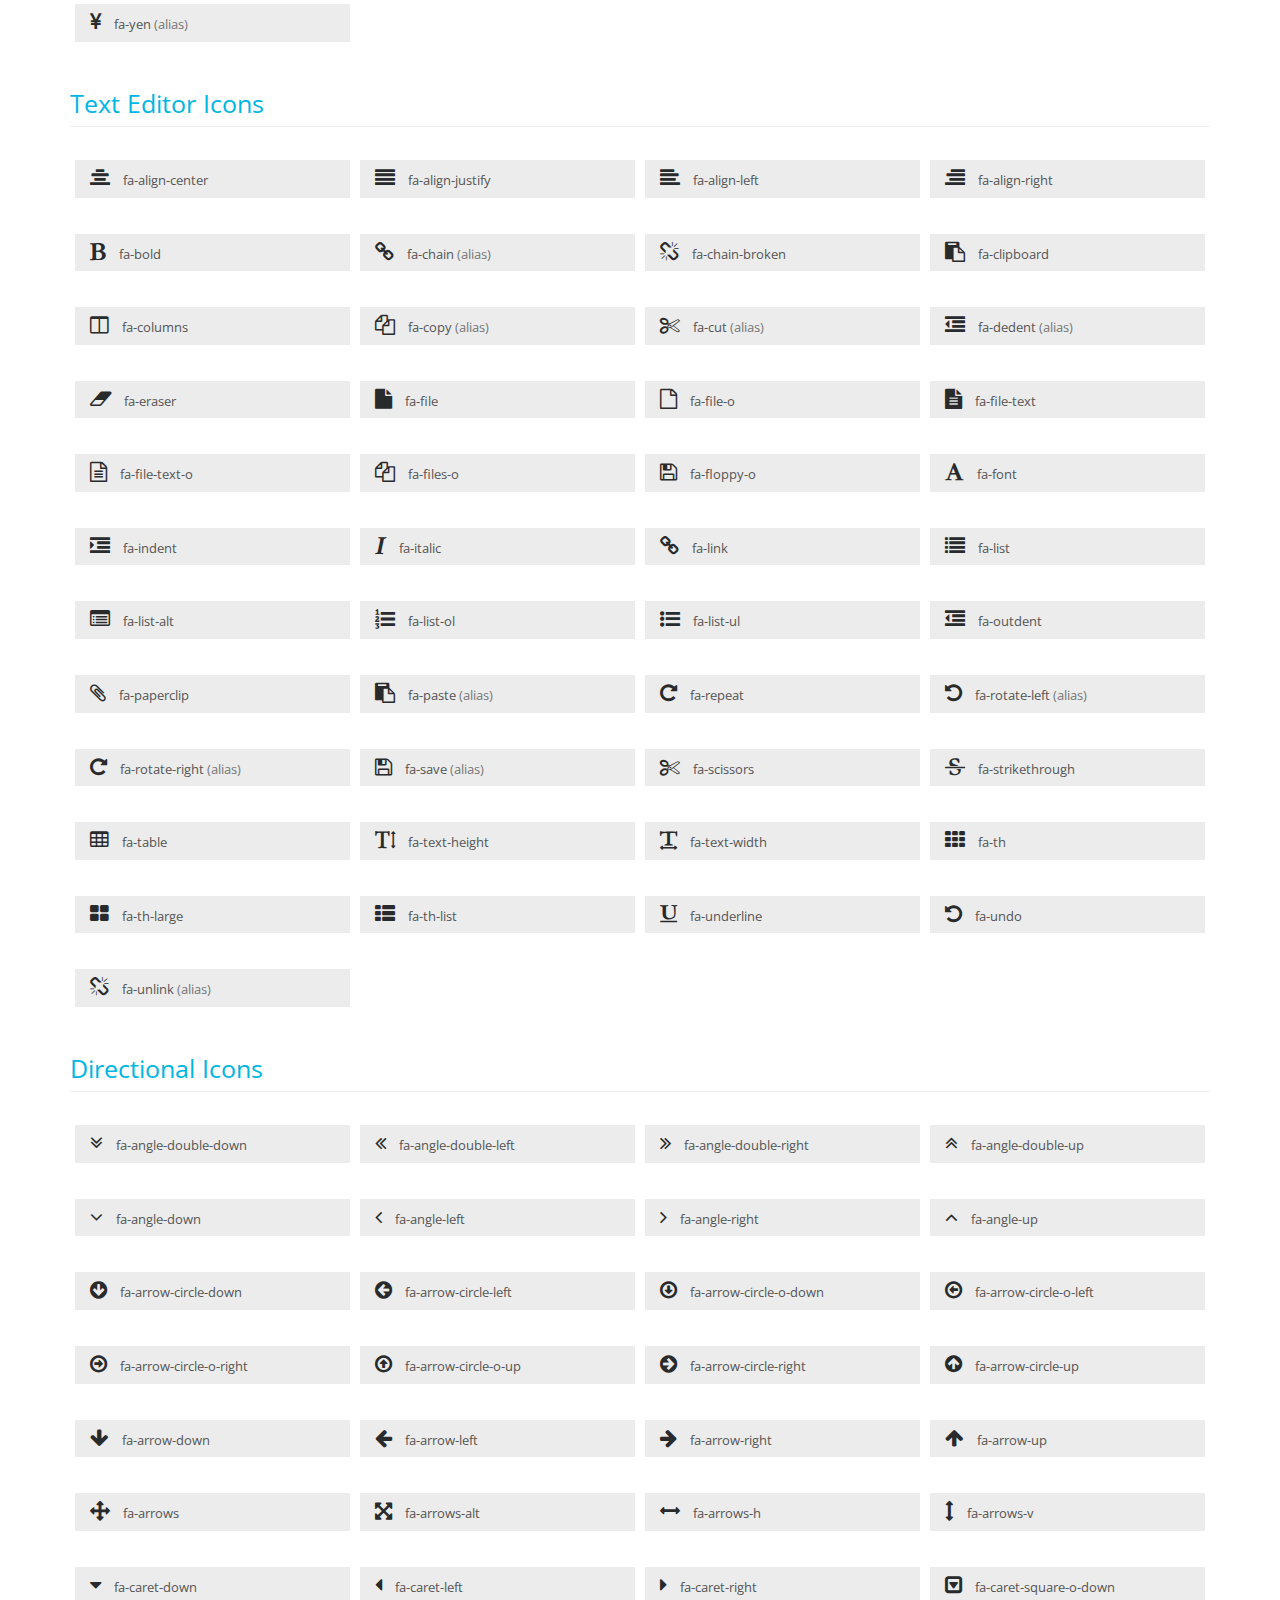
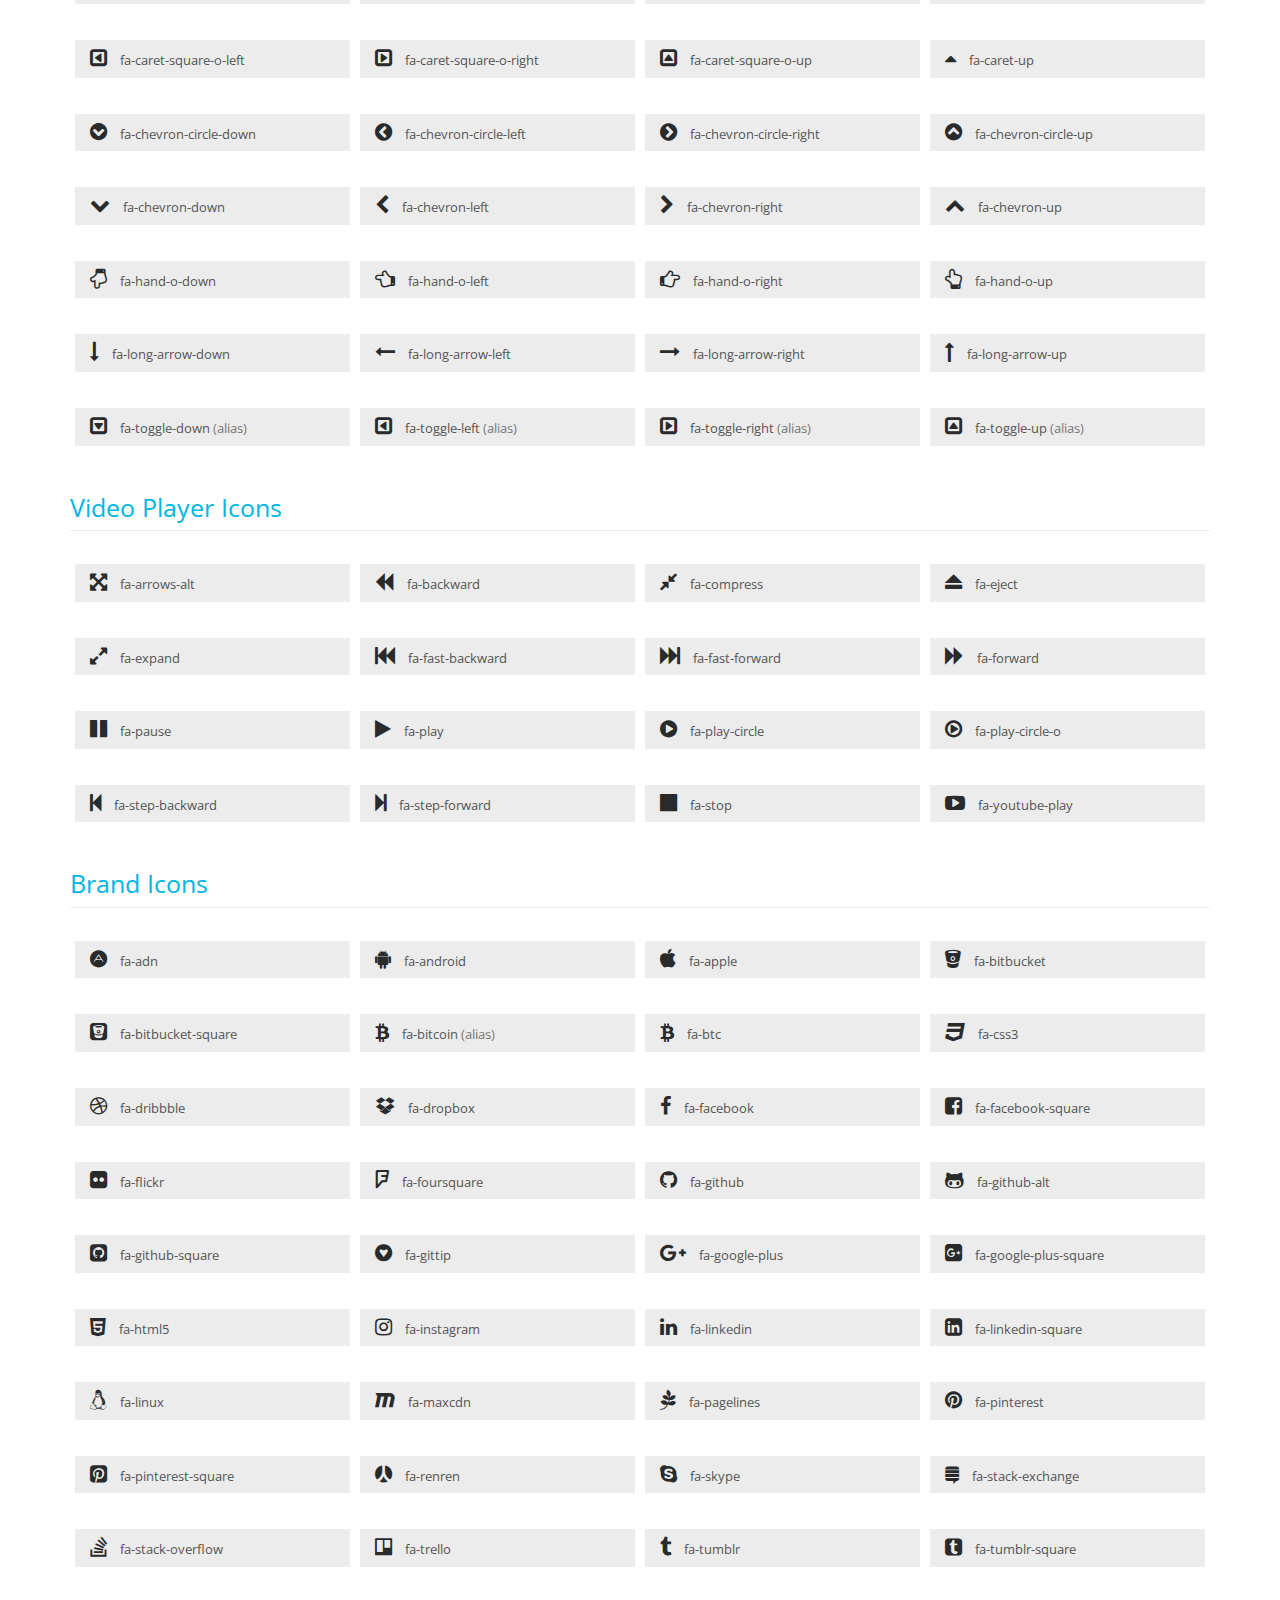
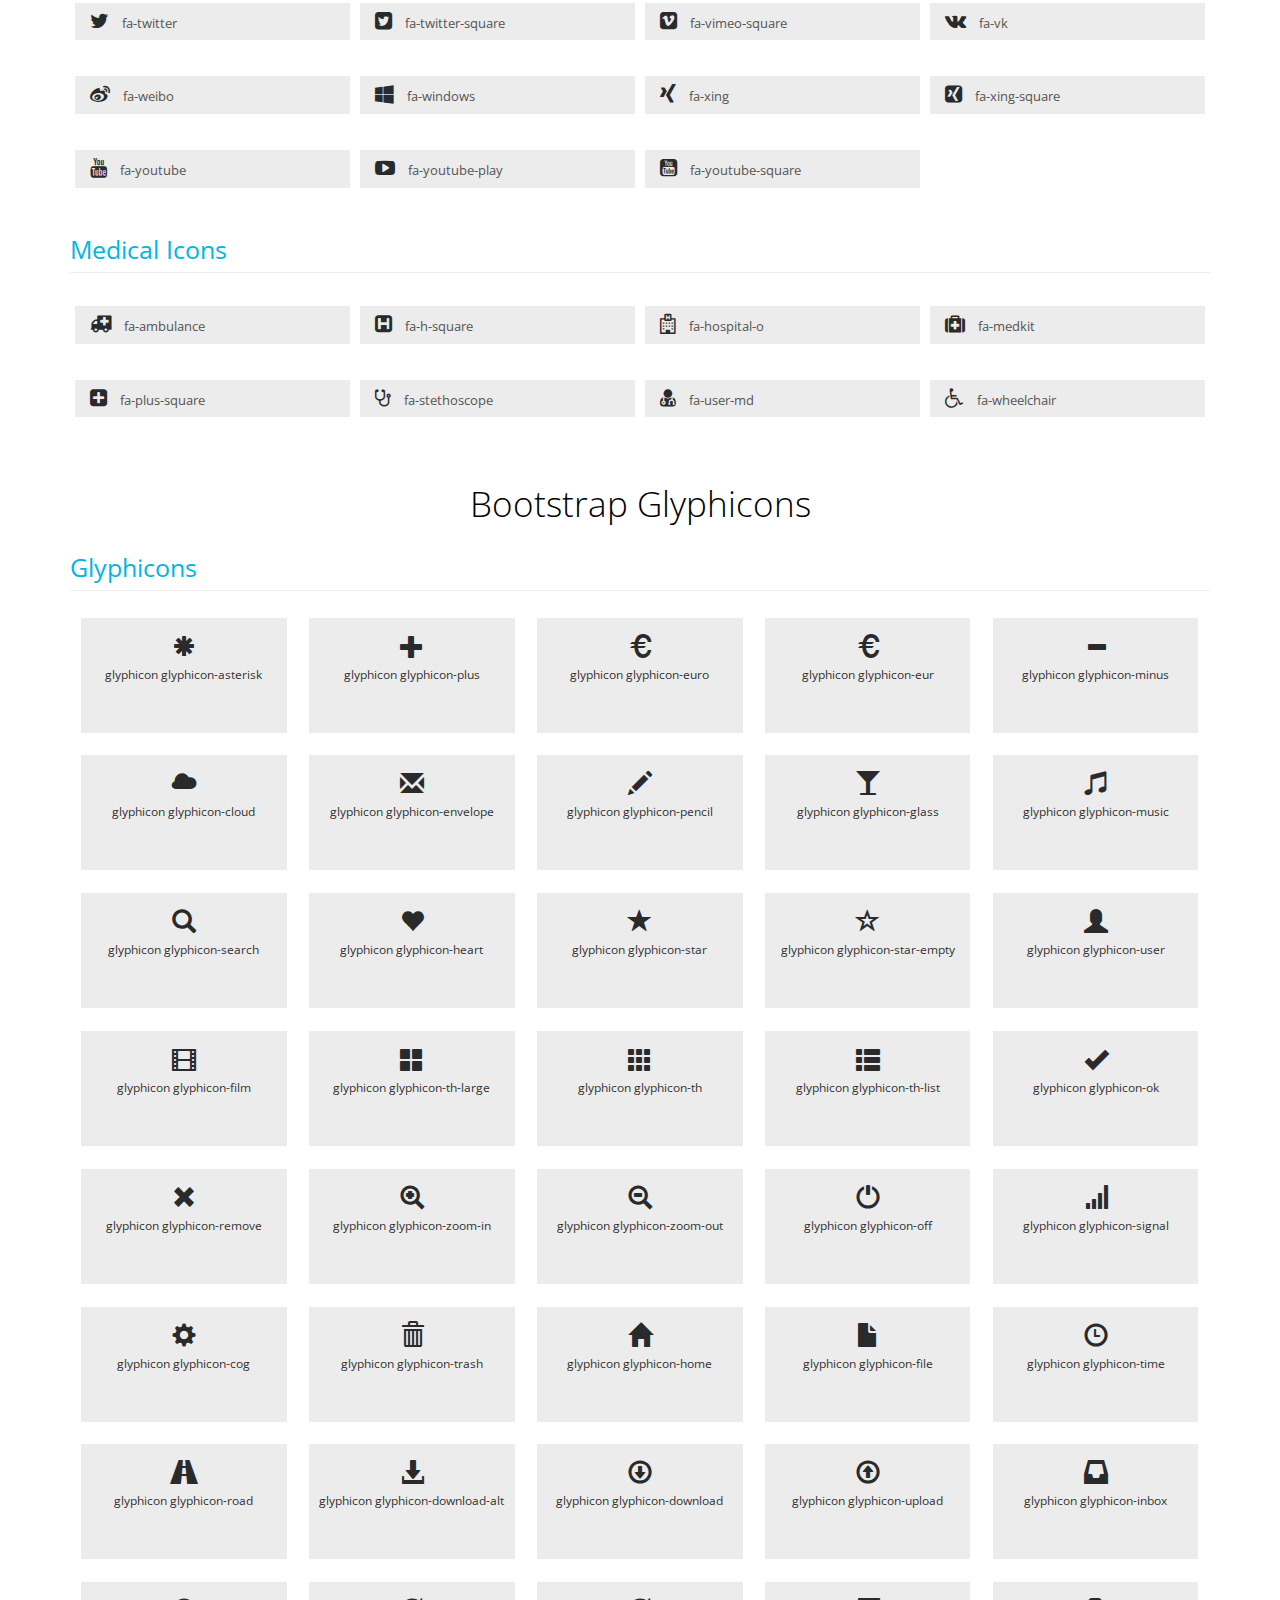
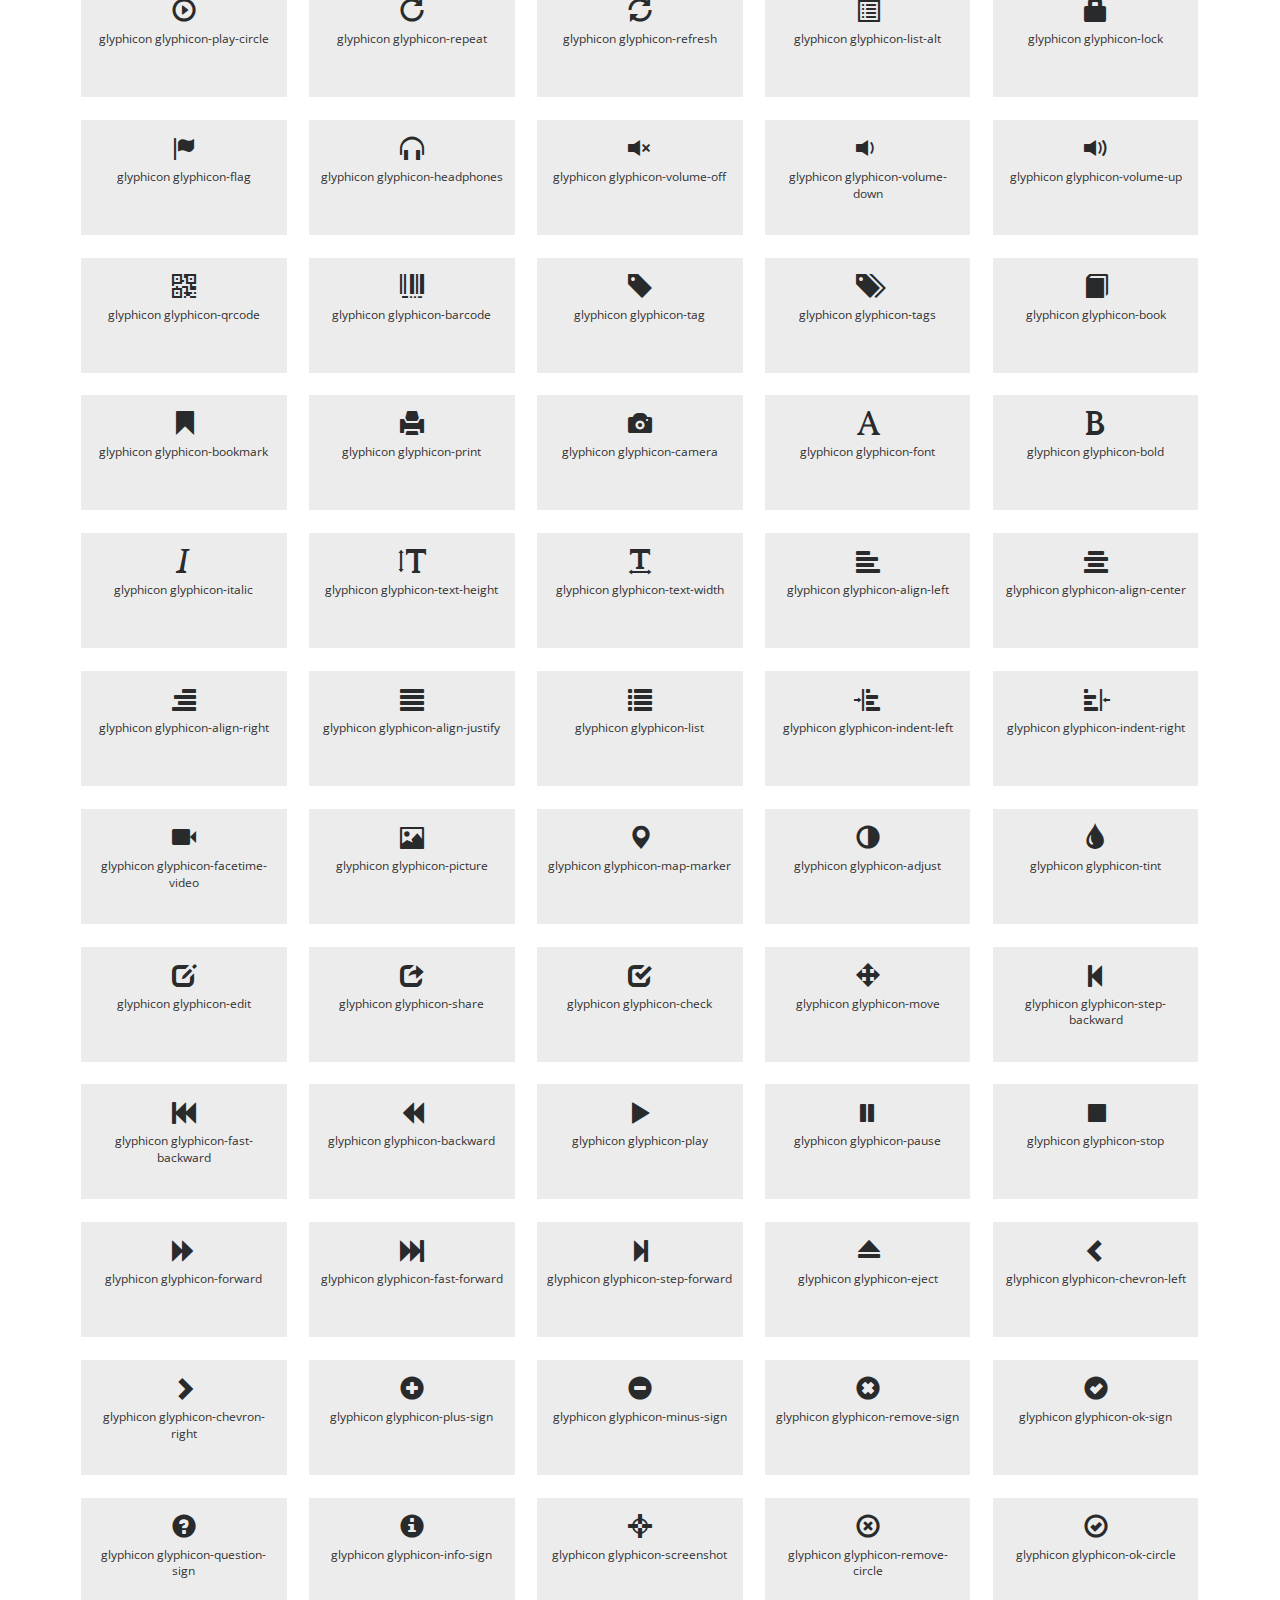
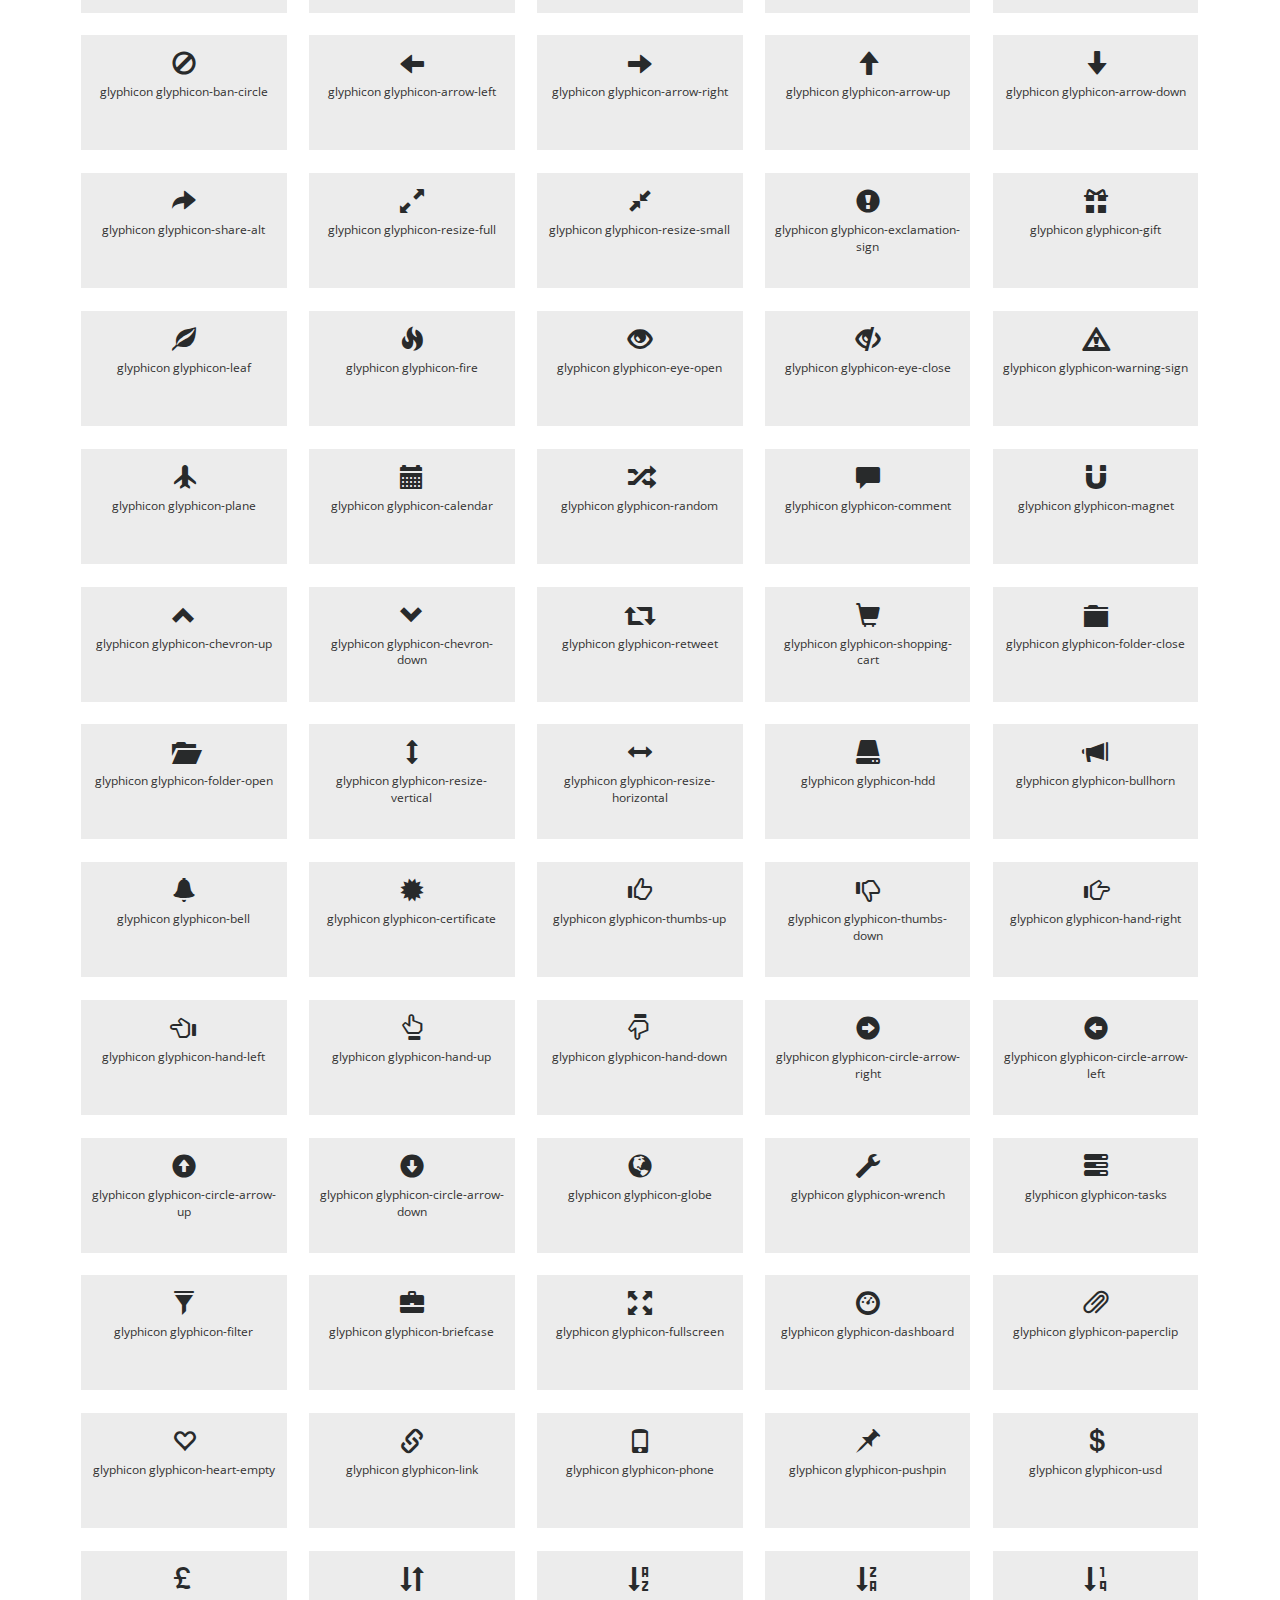
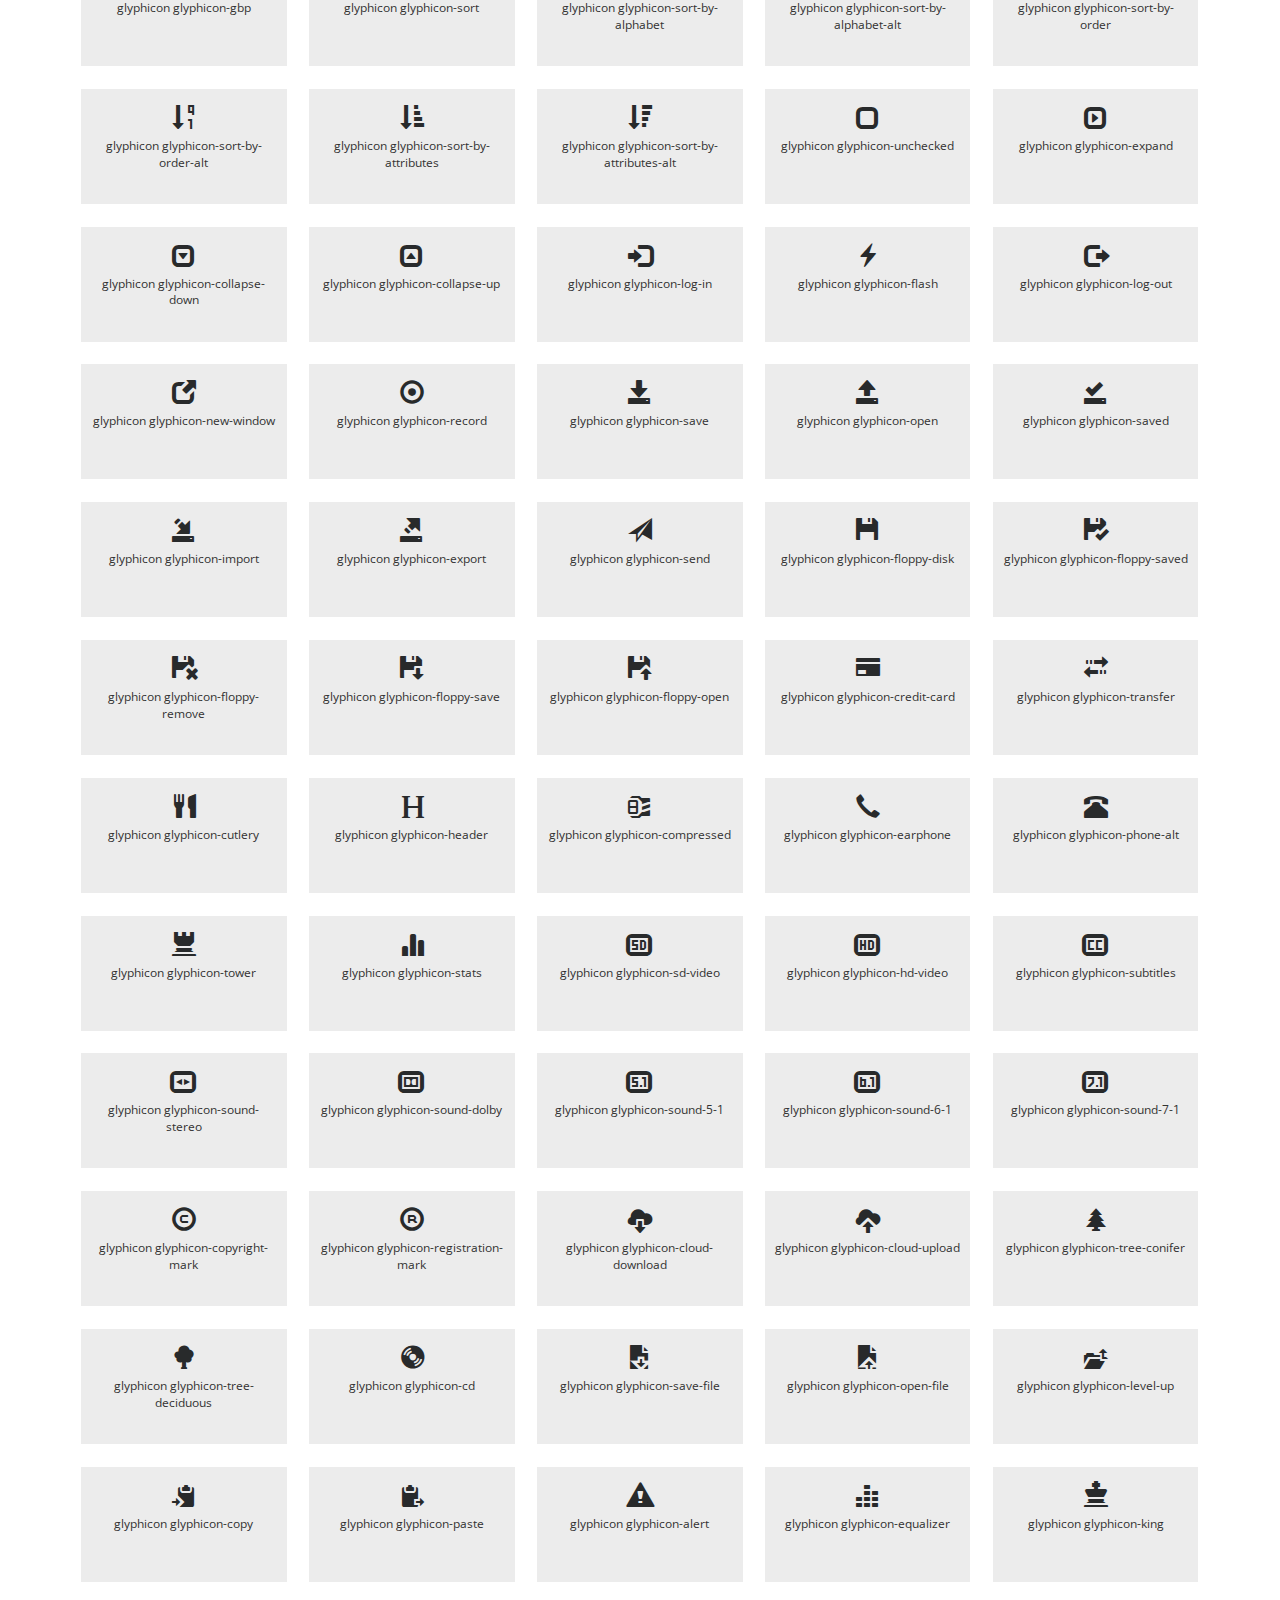
<file: website/icons.html>
<!--
Author: W3layouts
Author URL: http://w3layouts.com
License: Creative Commons Attribution 3.0 Unported
License URL: http://creativecommons.org/licenses/by/3.0/
-->
<!DOCTYPE html>
<html lang="en">

<head>
    <title>Institute an Education Category Bootstrap Responsive Website Template | Icons :: w3layouts</title>
    <!-- Meta Tags -->
    <meta name="viewport" content="width=device-width, initial-scale=1">
    <meta http-equiv="Content-Type" content="text/html; charset=utf-8" />
    <meta name="keywords" content="Institute Responsive web template, Bootstrap Web Templates, Flat Web Templates, Android Compatible web template, 
Smartphone Compatible web template, free webdesigns for Nokia, Samsung, LG, Sony Ericsson, Motorola web design" />
    <script type="application/x-javascript">
        addEventListener("load", function () {
            setTimeout(hideURLbar, 0);
        }, false);

        function hideURLbar() {
            window.scrollTo(0, 1);
        }
    </script>
    <!-- //Meta Tags -->
    <!-- Style-sheets -->
    <link href="css/bootstrap.css" rel="stylesheet" type="text/css" media="all" />
    <link href="css/font-awesome.css" rel="stylesheet">
    <link href="css/style.css" rel="stylesheet" type="text/css" media="all" />
    <!--// Style-sheets -->
    <!--web-fonts-->
    <link href="//fonts.googleapis.com/css?family=Open+Sans:300,400,600,700" rel="stylesheet">
    <link href="//fonts.googleapis.com/css?family=Righteous" rel="stylesheet">
    <!--//web-fonts-->
</head>

<body>
    <!-- banner -->
    <div class="banner inner-banner" id="home">
        <div class="container">
            <!-- header -->
            <header>

                <div class="header-bottom-w3layouts">
                    <div class="main-w3ls-logo">
                        <h1><a href="index.html"><span class="fa fa-check-square-o" aria-hidden="true"></span>Institute</a></h1>
                    </div>
                    <!-- navigation -->
                    <nav class="navbar navbar-default">
                        <!-- Brand and toggle get grouped for better mobile display -->
                        <div class="navbar-header">
                            <button type="button" class="navbar-toggle collapsed" data-toggle="collapse" data-target="#bs-example-navbar-collapse-1"
                                aria-expanded="false">
					<span class="sr-only">Toggle navigation</span>
					<span class="icon-bar"></span>
					<span class="icon-bar"></span>
					<span class="icon-bar"></span>
				  </button>

                        </div>

                        <!-- Collect the nav links, forms, and other content for toggling -->
                        <div class="collapse navbar-collapse" id="bs-example-navbar-collapse-1">
                            <ul class="nav navbar-nav">
                                <li><a href="index.html">Home</a></li>
                                <li><a href="about.html">About</a></li>
                                <li><a href="courses.html">Courses</a></li>
                                <li><a href="institutes.html">Institutes</a></li>
                                <li class="dropdown">
                                    <a href="#" class="dropdown-toggle active" data-toggle="dropdown">Pages <b class="caret"></b></a>
                                    <ul class="dropdown-menu">
                                        <li><a href="icons.html">Web Icons</a></li>
                                        <li><a href="typography.html">Typography</a></li>
                                    </ul>
                                </li>
                                <li><a href="contact.html">Contact</a></li>
                            </ul>

                        </div>
                        <!-- /.navbar-collapse -->

                    </nav>
                    <div class="search-agile-bar">
                        <div class="cd-main-header">
                            <ul class="cd-header-buttons">
                                <li><a class="cd-search-trigger" href="#cd-search"> <span></span></a></li>
                            </ul>
                            <!-- cd-header-buttons -->
                        </div>
                        <div id="cd-search" class="cd-search">
                            <form action="#" method="post">
                                <div class="agileits-search-field">
                                    <input name="Search" type="search" placeholder="Click enter after typing...">
                                </div>
                            </form>
                        </div>
                    </div>
                </div>
                <div class="clearfix"></div>
                <!-- //navigation -->
            </header>
            <!-- //header -->
        </div>
    </div>
    <!-- //banner -->
    <!-- /icons-->
    <div class="inner-pages">
        <div class="container">
            <h5 class="main-w3l-title">Font Icons</h5>
            <div class="inner_sec_info">
                <div class="grid_3 grid_4 icons_page">
                    <div class="icons">
                        <div class="heading-underline">
                            <div class="h-u1"></div>
                            <div class="h-u2"></div>
                            <div class="h-u3"></div>
                            <div class="clearfix"></div>
                        </div>
                        <section id="new">
                            <h3 class="page-header page-header icon-subheading-wthree">35 New Icons </h3>

                            <div class="row fontawesome-icon-list">

                                <div class="icon-box col-md-3 col-sm-4"><a class="web-w3-agile-icon" href="#"><i class="fa fa-asl-interpreting" aria-hidden="true"></i> fa-asl-interpreting <span class="text-muted">(alias)</span></a></div>

                                <div class="icon-box col-md-3 col-sm-4"><a class="web-w3-agile-icon" href="#"><i class="fa fa-assistive-listening-systems" aria-hidden="true"></i> fa-assistive-listening-systems</a></div>

                                <div class="icon-box col-md-3 col-sm-4"><a class="web-w3-agile-icon" href="#"><i class="fa fa-audio-description" aria-hidden="true"></i> fa-audio-description</a></div>

                                <div class="icon-box col-md-3 col-sm-4"><a class="web-w3-agile-icon" href="#"><i class="fa fa-blind" aria-hidden="true"></i> fa-blind</a></div>

                                <div class="icon-box col-md-3 col-sm-4"><a class="web-w3-agile-icon" href="#"><i class="fa fa-braille" aria-hidden="true"></i> fa-braille</a></div>

                                <div class="icon-box col-md-3 col-sm-4"><a class="web-w3-agile-icon" href="#"><i class="fa fa-deaf" aria-hidden="true"></i> fa-deaf</a></div>

                                <div class="icon-box col-md-3 col-sm-4"><a class="web-w3-agile-icon" href="#"><i class="fa fa-deafness" aria-hidden="true"></i> deafness <span class="text-muted">(alias)</span></a></div>

                                <div class="icon-box col-md-3 col-sm-4"><a class="web-w3-agile-icon" href="#"><i class="fa fa-envira" aria-hidden="true"></i> fa-envira</a></div>

                                <div class="icon-box col-md-3 col-sm-4"><a class="web-w3-agile-icon" href="#"><i class="fa fa-fa" aria-hidden="true"></i> fa-fa <span class="text-muted">(alias)</span></a></div>

                                <div class="icon-box col-md-3 col-sm-4"><a class="web-w3-agile-icon" href="#"><i class="fa fa-first-order" aria-hidden="true"></i> fa-first-order</a></div>

                                <div class="icon-box col-md-3 col-sm-4"><a class="web-w3-agile-icon" href="#"><i class="fa fa-font-awesome" aria-hidden="true"></i> fa-font-awesome</a></div>

                                <div class="icon-box col-md-3 col-sm-4"><a class="web-w3-agile-icon" href="#"><i class="fa fa-gitlab" aria-hidden="true"></i> fa-gitlab</a></div>

                                <div class="icon-box col-md-3 col-sm-4"><a class="web-w3-agile-icon" href="#"><i class="fa fa-glide" aria-hidden="true"></i> fa-glide</a></div>

                                <div class="icon-box col-md-3 col-sm-4"><a class="web-w3-agile-icon" href="#"><i class="fa fa-glide-g" aria-hidden="true"></i> fa-glide-g</a></div>

                                <div class="icon-box col-md-3 col-sm-4"><a class="web-w3-agile-icon" href="#"><i class="fa fa-google-plus-circle" aria-hidden="true"></i> fa-google-plus-circle <span class="text-muted">(alias)</span></a></div>

                                <div class="icon-box col-md-3 col-sm-4"><a class="web-w3-agile-icon" href="#"><i class="fa fa-google-plus-official" aria-hidden="true"></i> fa-google-plus-official</a></div>

                                <div class="icon-box col-md-3 col-sm-4"><a class="web-w3-agile-icon" href="#"><i class="fa fa-hard-of-hearing" aria-hidden="true"></i> fa-hard-of-hearing <span class="text-muted">(alias)</span></a></div>

                                <div class="icon-box col-md-3 col-sm-4"><a class="web-w3-agile-icon" href="#"><i class="fa fa-instagram" aria-hidden="true"></i> fa-instagram</a></div>

                                <div class="icon-box col-md-3 col-sm-4"><a class="web-w3-agile-icon" href="#"><i class="fa fa-low-vision" aria-hidden="true"></i> fa-low-vision</a></div>

                                <div class="icon-box col-md-3 col-sm-4"><a class="web-w3-agile-icon" href="#"><i class="fa fa-pied-piper" aria-hidden="true"></i> fa-pied-piper</a></div>

                                <div class="icon-box col-md-3 col-sm-4"><a class="web-w3-agile-icon" href="#"><i class="fa fa-question-circle-o" aria-hidden="true"></i> fa-question-circle-o</a></div>

                                <div class="icon-box col-md-3 col-sm-4"><a class="web-w3-agile-icon" href="#"><i class="fa fa-sign-language" aria-hidden="true"></i> fa-sign-language</a></div>

                                <div class="icon-box col-md-3 col-sm-4"><a class="web-w3-agile-icon" href="#"><i class="fa fa-signing" aria-hidden="true"></i> fa-signing <span class="text-muted">(alias)</span></a></div>

                                <div class="icon-box col-md-3 col-sm-4"><a class="web-w3-agile-icon" href="#"><i class="fa fa-snapchat" aria-hidden="true"></i> fa-snapchat</a></div>

                                <div class="icon-box col-md-3 col-sm-4"><a class="web-w3-agile-icon" href="#"><i class="fa fa-snapchat-ghost" aria-hidden="true"></i> fa-snapchat-ghost</a></div>

                                <div class="icon-box col-md-3 col-sm-4"><a class="web-w3-agile-icon" href="#"><i class="fa fa-snapchat-square" aria-hidden="true"></i> fa-snapchat-square</a></div>

                                <div class="icon-box col-md-3 col-sm-4"><a class="web-w3-agile-icon" href="#"><i class="fa fa-themeisle" aria-hidden="true"></i> fa-themeisle</a></div>

                                <div class="icon-box col-md-3 col-sm-4"><a class="web-w3-agile-icon" href="#"><i class="fa fa-universal-access" aria-hidden="true"></i> fa-universal-access</a></div>

                                <div class="icon-box col-md-3 col-sm-4"><a class="web-w3-agile-icon" href="#"><i class="fa fa-viadeo" aria-hidden="true"></i> fa-viadeo</a></div>

                                <div class="icon-box col-md-3 col-sm-4"><a class="web-w3-agile-icon" href="#"><i class="fa fa-viadeo-square" aria-hidden="true"></i> fa-viadeo-square</a></div>

                                <div class="icon-box col-md-3 col-sm-4"><a class="web-w3-agile-icon" href="#"><i class="fa fa-volume-control-phone" aria-hidden="true"></i> fa-volume-control-phone</a></div>

                                <div class="icon-box col-md-3 col-sm-4"><a class="web-w3-agile-icon" href="#"><i class="fa fa-wheelchair-alt" aria-hidden="true"></i> fa-wheelchair-alt</a></div>

                                <div class="icon-box col-md-3 col-sm-4"><a class="web-w3-agile-icon" href="#"><i class="fa fa-wpbeginner" aria-hidden="true"></i> fa-wpbeginner</a></div>

                                <div class="icon-box col-md-3 col-sm-4"><a class="web-w3-agile-icon" href="#"><i class="fa fa-wpforms" aria-hidden="true"></i> fa-wpforms</a></div>

                                <div class="icon-box col-md-3 col-sm-4"><a class="web-w3-agile-icon" href="#"><i class="fa fa-yoast" aria-hidden="true"></i> fa-yoast</a></div>

                            </div>

                        </section>
                        <div class="section group">
                            <div class="box">
                                <div class="title ">
                                    <h3 class="page-header icon-subheading-wthree">Web Application Icons</h3>
                                </div>
                                <div class="box_content">
                                    <div class="fontawesome-icon-list">
                                        <div class="icon-box col-md-3 col-sm-4"><a class="web-w3-agile-icon" href="#"><i class="fa fa-adjust"></i> fa-adjust</a></div>

                                        <div class="icon-box col-md-3 col-sm-4"><a class="web-w3-agile-icon" href="#"><i class="fa fa-anchor"></i> fa-anchor</a></div>

                                        <div class="icon-box col-md-3 col-sm-4"><a class="web-w3-agile-icon" href="#"><i class="fa fa-archive"></i> fa-archive</a></div>

                                        <div class="icon-box col-md-3 col-sm-4"><a class="web-w3-agile-icon" href="#"><i class="fa fa-arrows"></i> fa-arrows</a></div>

                                        <div class="icon-box col-md-3 col-sm-4"><a class="web-w3-agile-icon" href="#"><i class="fa fa-arrows-h"></i> fa-arrows-h</a></div>

                                        <div class="icon-box col-md-3 col-sm-4"><a class="web-w3-agile-icon" href="#"><i class="fa fa-arrows-v"></i> fa-arrows-v</a></div>

                                        <div class="icon-box col-md-3 col-sm-4"><a class="web-w3-agile-icon" href="#"><i class="fa fa-asterisk"></i> fa-asterisk</a></div>

                                        <div class="icon-box col-md-3 col-sm-4"><a class="web-w3-agile-icon" href="#"><i class="fa fa-ban"></i> fa-ban</a></div>

                                        <div class="icon-box col-md-3 col-sm-4"><a class="web-w3-agile-icon" href="#"><i class="fa fa-bar-chart-o"></i> fa-bar-chart-o</a></div>

                                        <div class="icon-box col-md-3 col-sm-4"><a class="web-w3-agile-icon" href="#"><i class="fa fa-barcode"></i> fa-barcode</a></div>

                                        <div class="icon-box col-md-3 col-sm-4"><a class="web-w3-agile-icon" href="#"><i class="fa fa-bars"></i> fa-bars</a></div>

                                        <div class="icon-box col-md-3 col-sm-4"><a class="web-w3-agile-icon" href="#"><i class="fa fa-beer"></i> fa-beer</a></div>

                                        <div class="icon-box col-md-3 col-sm-4"><a class="web-w3-agile-icon" href="#"><i class="fa fa-bell"></i> fa-bell</a></div>

                                        <div class="icon-box col-md-3 col-sm-4"><a class="web-w3-agile-icon" href="#"><i class="fa fa-bell-o"></i> fa-bell-o</a></div>

                                        <div class="icon-box col-md-3 col-sm-4"><a class="web-w3-agile-icon" href="#"><i class="fa fa-bolt"></i> fa-bolt</a></div>

                                        <div class="icon-box col-md-3 col-sm-4"><a class="web-w3-agile-icon" href="#"><i class="fa fa-book"></i> fa-book</a></div>

                                        <div class="icon-box col-md-3 col-sm-4"><a class="web-w3-agile-icon" href="#"><i class="fa fa-bookmark"></i> fa-bookmark</a></div>

                                        <div class="icon-box col-md-3 col-sm-4"><a class="web-w3-agile-icon" href="#"><i class="fa fa-bookmark-o"></i> fa-bookmark-o</a></div>

                                        <div class="icon-box col-md-3 col-sm-4"><a class="web-w3-agile-icon" href="#"><i class="fa fa-briefcase"></i> fa-briefcase</a></div>

                                        <div class="icon-box col-md-3 col-sm-4"><a class="web-w3-agile-icon" href="#"><i class="fa fa-bug"></i> fa-bug</a></div>

                                        <div class="icon-box col-md-3 col-sm-4"><a class="web-w3-agile-icon" href="#"><i class="fa fa-building-o"></i> fa-building-o</a></div>

                                        <div class="icon-box col-md-3 col-sm-4"><a class="web-w3-agile-icon" href="#"><i class="fa fa-bullhorn"></i> fa-bullhorn</a></div>

                                        <div class="icon-box col-md-3 col-sm-4"><a class="web-w3-agile-icon" href="#"><i class="fa fa-bullseye"></i> fa-bullseye</a></div>

                                        <div class="icon-box col-md-3 col-sm-4"><a class="web-w3-agile-icon" href="#"><i class="fa fa-calendar"></i> fa-calendar</a></div>

                                        <div class="icon-box col-md-3 col-sm-4"><a class="web-w3-agile-icon" href="#"><i class="fa fa-calendar-o"></i> fa-calendar-o</a></div>

                                        <div class="icon-box col-md-3 col-sm-4"><a class="web-w3-agile-icon" href="#"><i class="fa fa-camera"></i> fa-camera</a></div>

                                        <div class="icon-box col-md-3 col-sm-4"><a class="web-w3-agile-icon" href="#"><i class="fa fa-camera-retro"></i> fa-camera-retro</a></div>

                                        <div class="icon-box col-md-3 col-sm-4"><a class="web-w3-agile-icon" href="#"><i class="fa fa-caret-square-o-down"></i> fa-caret-square-o-down</a></div>

                                        <div class="icon-box col-md-3 col-sm-4"><a class="web-w3-agile-icon" href="#"><i class="fa fa-caret-square-o-left"></i> fa-caret-square-o-left</a></div>

                                        <div class="icon-box col-md-3 col-sm-4"><a class="web-w3-agile-icon" href="#"><i class="fa fa-caret-square-o-right"></i> fa-caret-square-o-right</a></div>

                                        <div class="icon-box col-md-3 col-sm-4"><a class="web-w3-agile-icon" href="#"><i class="fa fa-caret-square-o-up"></i> fa-caret-square-o-up</a></div>

                                        <div class="icon-box col-md-3 col-sm-4"><a class="web-w3-agile-icon" href="#"><i class="fa fa-certificate"></i> fa-certificate</a></div>

                                        <div class="icon-box col-md-3 col-sm-4"><a class="web-w3-agile-icon" href="#"><i class="fa fa-check"></i> fa-check</a></div>

                                        <div class="icon-box col-md-3 col-sm-4"><a class="web-w3-agile-icon" href="#"><i class="fa fa-check-circle"></i> fa-check-circle</a></div>

                                        <div class="icon-box col-md-3 col-sm-4"><a class="web-w3-agile-icon" href="#"><i class="fa fa-check-circle-o"></i> fa-check-circle-o</a></div>

                                        <div class="icon-box col-md-3 col-sm-4"><a class="web-w3-agile-icon" href="#"><i class="fa fa-check-square"></i> fa-check-square</a></div>

                                        <div class="icon-box col-md-3 col-sm-4"><a class="web-w3-agile-icon" href="#"><i class="fa fa-check-square-o"></i> fa-check-square-o</a></div>

                                        <div class="icon-box col-md-3 col-sm-4"><a class="web-w3-agile-icon" href="#"><i class="fa fa-circle"></i> fa-circle</a></div>

                                        <div class="icon-box col-md-3 col-sm-4"><a class="web-w3-agile-icon" href="#"><i class="fa fa-circle-o"></i> fa-circle-o</a></div>

                                        <div class="icon-box col-md-3 col-sm-4"><a class="web-w3-agile-icon" href="#"><i class="fa fa-clock-o"></i> fa-clock-o</a></div>

                                        <div class="icon-box col-md-3 col-sm-4"><a class="web-w3-agile-icon" href="#"><i class="fa fa-cloud"></i> fa-cloud</a></div>

                                        <div class="icon-box col-md-3 col-sm-4"><a class="web-w3-agile-icon" href="#"><i class="fa fa-cloud-download"></i> fa-cloud-download</a></div>

                                        <div class="icon-box col-md-3 col-sm-4"><a class="web-w3-agile-icon" href="#"><i class="fa fa-cloud-upload"></i> fa-cloud-upload</a></div>

                                        <div class="icon-box col-md-3 col-sm-4"><a class="web-w3-agile-icon" href="#"><i class="fa fa-code"></i> fa-code</a></div>

                                        <div class="icon-box col-md-3 col-sm-4"><a class="web-w3-agile-icon" href="#"><i class="fa fa-code-fork"></i> fa-code-fork</a></div>

                                        <div class="icon-box col-md-3 col-sm-4"><a class="web-w3-agile-icon" href="#"><i class="fa fa-coffee"></i> fa-coffee</a></div>

                                        <div class="icon-box col-md-3 col-sm-4"><a class="web-w3-agile-icon" href="#"><i class="fa fa-cog"></i> fa-cog</a></div>

                                        <div class="icon-box col-md-3 col-sm-4"><a class="web-w3-agile-icon" href="#"><i class="fa fa-cogs"></i> fa-cogs</a></div>

                                        <div class="icon-box col-md-3 col-sm-4"><a class="web-w3-agile-icon" href="#"><i class="fa fa-comment"></i> fa-comment</a></div>

                                        <div class="icon-box col-md-3 col-sm-4"><a class="web-w3-agile-icon" href="#"><i class="fa fa-comment-o"></i> fa-comment-o</a></div>

                                        <div class="icon-box col-md-3 col-sm-4"><a class="web-w3-agile-icon" href="#"><i class="fa fa-comments"></i> fa-comments</a></div>

                                        <div class="icon-box col-md-3 col-sm-4"><a class="web-w3-agile-icon" href="#"><i class="fa fa-comments-o"></i> fa-comments-o</a></div>

                                        <div class="icon-box col-md-3 col-sm-4"><a class="web-w3-agile-icon" href="#"><i class="fa fa-compass"></i> fa-compass</a></div>

                                        <div class="icon-box col-md-3 col-sm-4"><a class="web-w3-agile-icon" href="#"><i class="fa fa-credit-card"></i> fa-credit-card</a></div>

                                        <div class="icon-box col-md-3 col-sm-4"><a class="web-w3-agile-icon" href="#"><i class="fa fa-crop"></i> fa-crop</a></div>

                                        <div class="icon-box col-md-3 col-sm-4"><a class="web-w3-agile-icon" href="#"><i class="fa fa-crosshairs"></i> fa-crosshairs</a></div>

                                        <div class="icon-box col-md-3 col-sm-4"><a class="web-w3-agile-icon" href="#"><i class="fa fa-cutlery"></i> fa-cutlery</a></div>

                                        <div class="icon-box col-md-3 col-sm-4"><a class="web-w3-agile-icon" href="#"><i class="fa fa-dashboard"></i> fa-dashboard <span class="text-muted">(alias)</span></a></div>

                                        <div class="icon-box col-md-3 col-sm-4"><a class="web-w3-agile-icon" href="#"><i class="fa fa-desktop"></i> fa-desktop</a></div>

                                        <div class="icon-box col-md-3 col-sm-4"><a class="web-w3-agile-icon" href="#"><i class="fa fa-dot-circle-o"></i> fa-dot-circle-o</a></div>

                                        <div class="icon-box col-md-3 col-sm-4"><a class="web-w3-agile-icon" href="#"><i class="fa fa-download"></i> fa-download</a></div>

                                        <div class="icon-box col-md-3 col-sm-4"><a class="web-w3-agile-icon" href="#"><i class="fa fa-edit"></i> fa-edit <span class="text-muted">(alias)</span></a></div>

                                        <div class="icon-box col-md-3 col-sm-4"><a class="web-w3-agile-icon" href="#"><i class="fa fa-ellipsis-h"></i> fa-ellipsis-h</a></div>

                                        <div class="icon-box col-md-3 col-sm-4"><a class="web-w3-agile-icon" href="#"><i class="fa fa-ellipsis-v"></i> fa-ellipsis-v</a></div>

                                        <div class="icon-box col-md-3 col-sm-4"><a class="web-w3-agile-icon" href="#"><i class="fa fa-envelope"></i> fa-envelope</a></div>

                                        <div class="icon-box col-md-3 col-sm-4"><a class="web-w3-agile-icon" href="#"><i class="fa fa-envelope-o"></i> fa-envelope-o</a></div>

                                        <div class="icon-box col-md-3 col-sm-4"><a class="web-w3-agile-icon" href="#"><i class="fa fa-eraser"></i> fa-eraser</a></div>

                                        <div class="icon-box col-md-3 col-sm-4"><a class="web-w3-agile-icon" href="#"><i class="fa fa-exchange"></i> fa-exchange</a></div>

                                        <div class="icon-box col-md-3 col-sm-4"><a class="web-w3-agile-icon" href="#"><i class="fa fa-exclamation"></i> fa-exclamation</a></div>

                                        <div class="icon-box col-md-3 col-sm-4"><a class="web-w3-agile-icon" href="#"><i class="fa fa-exclamation-circle"></i> fa-exclamation-circle</a></div>

                                        <div class="icon-box col-md-3 col-sm-4"><a class="web-w3-agile-icon" href="#"><i class="fa fa-exclamation-triangle"></i> fa-exclamation-triangle</a></div>

                                        <div class="icon-box col-md-3 col-sm-4"><a class="web-w3-agile-icon" href="#"><i class="fa fa-external-link"></i> fa-external-link</a></div>

                                        <div class="icon-box col-md-3 col-sm-4"><a class="web-w3-agile-icon" href="#"><i class="fa fa-external-link-square"></i> fa-external-link-square</a></div>

                                        <div class="icon-box col-md-3 col-sm-4"><a class="web-w3-agile-icon" href="#"><i class="fa fa-eye"></i> fa-eye</a></div>

                                        <div class="icon-box col-md-3 col-sm-4"><a class="web-w3-agile-icon" href="#"><i class="fa fa-eye-slash"></i> fa-eye-slash</a></div>

                                        <div class="icon-box col-md-3 col-sm-4"><a class="web-w3-agile-icon" href="#"><i class="fa fa-female"></i> fa-female</a></div>

                                        <div class="icon-box col-md-3 col-sm-4"><a class="web-w3-agile-icon" href="#"><i class="fa fa-fighter-jet"></i> fa-fighter-jet</a></div>

                                        <div class="icon-box col-md-3 col-sm-4"><a class="web-w3-agile-icon" href="#"><i class="fa fa-film"></i> fa-film</a></div>

                                        <div class="icon-box col-md-3 col-sm-4"><a class="web-w3-agile-icon" href="#"><i class="fa fa-filter"></i> fa-filter</a></div>

                                        <div class="icon-box col-md-3 col-sm-4"><a class="web-w3-agile-icon" href="#"><i class="fa fa-fire"></i> fa-fire</a></div>

                                        <div class="icon-box col-md-3 col-sm-4"><a class="web-w3-agile-icon" href="#"><i class="fa fa-fire-extinguisher"></i> fa-fire-extinguisher</a></div>

                                        <div class="icon-box col-md-3 col-sm-4"><a class="web-w3-agile-icon" href="#"><i class="fa fa-flag"></i> fa-flag</a></div>

                                        <div class="icon-box col-md-3 col-sm-4"><a class="web-w3-agile-icon" href="#"><i class="fa fa-flag-checkered"></i> fa-flag-checkered</a></div>

                                        <div class="icon-box col-md-3 col-sm-4"><a class="web-w3-agile-icon" href="#"><i class="fa fa-flag-o"></i> fa-flag-o</a></div>

                                        <div class="icon-box col-md-3 col-sm-4"><a class="web-w3-agile-icon" href="#"><i class="fa fa-flash"></i> fa-flash <span class="text-muted">(alias)</span></a></div>

                                        <div class="icon-box col-md-3 col-sm-4"><a class="web-w3-agile-icon" href="#"><i class="fa fa-flask"></i> fa-flask</a></div>

                                        <div class="icon-box col-md-3 col-sm-4"><a class="web-w3-agile-icon" href="#"><i class="fa fa-folder"></i> fa-folder</a></div>

                                        <div class="icon-box col-md-3 col-sm-4"><a class="web-w3-agile-icon" href="#"><i class="fa fa-folder-o"></i> fa-folder-o</a></div>

                                        <div class="icon-box col-md-3 col-sm-4"><a class="web-w3-agile-icon" href="#"><i class="fa fa-folder-open"></i> fa-folder-open</a></div>

                                        <div class="icon-box col-md-3 col-sm-4"><a class="web-w3-agile-icon" href="#"><i class="fa fa-folder-open-o"></i> fa-folder-open-o</a></div>

                                        <div class="icon-box col-md-3 col-sm-4"><a class="web-w3-agile-icon" href="#"><i class="fa fa-frown-o"></i> fa-frown-o</a></div>

                                        <div class="icon-box col-md-3 col-sm-4"><a class="web-w3-agile-icon" href="#"><i class="fa fa-gamepad"></i> fa-gamepad</a></div>

                                        <div class="icon-box col-md-3 col-sm-4"><a class="web-w3-agile-icon" href="#"><i class="fa fa-gavel"></i> fa-gavel</a></div>

                                        <div class="icon-box col-md-3 col-sm-4"><a class="web-w3-agile-icon" href="#"><i class="fa fa-gear"></i> fa-gear <span class="text-muted">(alias)</span></a></div>

                                        <div class="icon-box col-md-3 col-sm-4"><a class="web-w3-agile-icon" href="#"><i class="fa fa-gears"></i> fa-gears <span class="text-muted">(alias)</span></a></div>

                                        <div class="icon-box col-md-3 col-sm-4"><a class="web-w3-agile-icon" href="#"><i class="fa fa-gift"></i> fa-gift</a></div>

                                        <div class="icon-box col-md-3 col-sm-4"><a class="web-w3-agile-icon" href="#"><i class="fa fa-glass"></i> fa-glass</a></div>

                                        <div class="icon-box col-md-3 col-sm-4"><a class="web-w3-agile-icon" href="#"><i class="fa fa-globe"></i> fa-globe</a></div>

                                        <div class="icon-box col-md-3 col-sm-4"><a class="web-w3-agile-icon" href="#"><i class="fa fa-group"></i> fa-group <span class="text-muted">(alias)</span></a></div>

                                        <div class="icon-box col-md-3 col-sm-4"><a class="web-w3-agile-icon" href="#"><i class="fa fa-hdd-o"></i> fa-hdd-o</a></div>

                                        <div class="icon-box col-md-3 col-sm-4"><a class="web-w3-agile-icon" href="#"><i class="fa fa-headphones"></i> fa-headphones</a></div>

                                        <div class="icon-box col-md-3 col-sm-4"><a class="web-w3-agile-icon" href="#"><i class="fa fa-heart"></i> fa-heart</a></div>

                                        <div class="icon-box col-md-3 col-sm-4"><a class="web-w3-agile-icon" href="#"><i class="fa fa-heart-o"></i> fa-heart-o</a></div>

                                        <div class="icon-box col-md-3 col-sm-4"><a class="web-w3-agile-icon" href="#"><i class="fa fa-home"></i> fa-home</a></div>

                                        <div class="icon-box col-md-3 col-sm-4"><a class="web-w3-agile-icon" href="#"><i class="fa fa-inbox"></i> fa-inbox</a></div>

                                        <div class="icon-box col-md-3 col-sm-4"><a class="web-w3-agile-icon" href="#"><i class="fa fa-info"></i> fa-info</a></div>

                                        <div class="icon-box col-md-3 col-sm-4"><a class="web-w3-agile-icon" href="#info-circle"><i class="fa fa-info-circle"></i> fa-info-circle</a></div>

                                        <div class="icon-box col-md-3 col-sm-4"><a class="web-w3-agile-icon" href="#key"><i class="fa fa-key"></i> fa-key</a></div>

                                        <div class="icon-box col-md-3 col-sm-4"><a class="web-w3-agile-icon" href="#keyboard-o"><i class="fa fa-keyboard-o"></i> fa-keyboard-o</a></div>

                                        <div class="icon-box col-md-3 col-sm-4"><a class="web-w3-agile-icon" href="#laptop"><i class="fa fa-laptop"></i> fa-laptop</a></div>

                                        <div class="icon-box col-md-3 col-sm-4"><a class="web-w3-agile-icon" href="#leaf"><i class="fa fa-leaf"></i> fa-leaf</a></div>

                                        <div class="icon-box col-md-3 col-sm-4"><a class="web-w3-agile-icon" href="#gavel"><i class="fa fa-legal"></i> fa-legal <span class="text-muted">(alias)</span></a></div>

                                        <div class="icon-box col-md-3 col-sm-4"><a class="web-w3-agile-icon" href="#lemon-o"><i class="fa fa-lemon-o"></i> fa-lemon-o</a></div>

                                        <div class="icon-box col-md-3 col-sm-4"><a class="web-w3-agile-icon" href="#level-down"><i class="fa fa-level-down"></i> fa-level-down</a></div>

                                        <div class="icon-box col-md-3 col-sm-4"><a class="web-w3-agile-icon" href="#level-up"><i class="fa fa-level-up"></i> fa-level-up</a></div>

                                        <div class="icon-box col-md-3 col-sm-4"><a class="web-w3-agile-icon" href="#lightbulb-o"><i class="fa fa-lightbulb-o"></i> fa-lightbulb-o</a></div>

                                        <div class="icon-box col-md-3 col-sm-4"><a class="web-w3-agile-icon" href="#location-arrow"><i class="fa fa-location-arrow"></i> fa-location-arrow</a></div>

                                        <div class="icon-box col-md-3 col-sm-4"><a class="web-w3-agile-icon" href="#lock"><i class="fa fa-lock"></i> fa-lock</a></div>

                                        <div class="icon-box col-md-3 col-sm-4"><a class="web-w3-agile-icon" href="#magic"><i class="fa fa-magic"></i> fa-magic</a></div>

                                        <div class="icon-box col-md-3 col-sm-4"><a class="web-w3-agile-icon" href="#magnet"><i class="fa fa-magnet"></i> fa-magnet</a></div>

                                        <div class="icon-box col-md-3 col-sm-4"><a class="web-w3-agile-icon" href="#share"><i class="fa fa-mail-forward"></i> fa-mail-forward <span class="text-muted">(alias)</span></a></div>

                                        <div class="icon-box col-md-3 col-sm-4"><a class="web-w3-agile-icon" href="#reply"><i class="fa fa-mail-reply"></i> fa-mail-reply <span class="text-muted">(alias)</span></a></div>

                                        <div class="icon-box col-md-3 col-sm-4"><a class="web-w3-agile-icon" href="#mail-reply-all"><i class="fa fa-mail-reply-all"></i> fa-mail-reply-all</a></div>

                                        <div class="icon-box col-md-3 col-sm-4"><a class="web-w3-agile-icon" href="#male"><i class="fa fa-male"></i> fa-male</a></div>

                                        <div class="icon-box col-md-3 col-sm-4"><a class="web-w3-agile-icon" href="#map-marker"><i class="fa fa-map-marker"></i> fa-map-marker</a></div>

                                        <div class="icon-box col-md-3 col-sm-4"><a class="web-w3-agile-icon" href="#meh-o"><i class="fa fa-meh-o"></i> fa-meh-o</a></div>

                                        <div class="icon-box col-md-3 col-sm-4"><a class="web-w3-agile-icon" href="#microphone"><i class="fa fa-microphone"></i> fa-microphone</a></div>

                                        <div class="icon-box col-md-3 col-sm-4"><a class="web-w3-agile-icon" href="#microphone-slash"><i class="fa fa-microphone-slash"></i> fa-microphone-slash</a></div>

                                        <div class="icon-box col-md-3 col-sm-4"><a class="web-w3-agile-icon" href="#minus"><i class="fa fa-minus"></i> fa-minus</a></div>

                                        <div class="icon-box col-md-3 col-sm-4"><a class="web-w3-agile-icon" href="#minus-circle"><i class="fa fa-minus-circle"></i> fa-minus-circle</a></div>

                                        <div class="icon-box col-md-3 col-sm-4"><a class="web-w3-agile-icon" href="#minus-square"><i class="fa fa-minus-square"></i> fa-minus-square</a></div>

                                        <div class="icon-box col-md-3 col-sm-4"><a class="web-w3-agile-icon" href="#minus-square-o"><i class="fa fa-minus-square-o"></i> fa-minus-square-o</a></div>

                                        <div class="icon-box col-md-3 col-sm-4"><a class="web-w3-agile-icon" href="#mobile"><i class="fa fa-mobile"></i> fa-mobile</a></div>

                                        <div class="icon-box col-md-3 col-sm-4"><a class="web-w3-agile-icon" href="#mobile"><i class="fa fa-mobile-phone"></i> fa-mobile-phone <span class="text-muted">(alias)</span></a></div>

                                        <div class="icon-box col-md-3 col-sm-4"><a class="web-w3-agile-icon" href="#money"><i class="fa fa-money"></i> fa-money</a></div>

                                        <div class="icon-box col-md-3 col-sm-4"><a class="web-w3-agile-icon" href="#moon-o"><i class="fa fa-moon-o"></i> fa-moon-o</a></div>

                                        <div class="icon-box col-md-3 col-sm-4"><a class="web-w3-agile-icon" href="#music"><i class="fa fa-music"></i> fa-music</a></div>

                                        <div class="icon-box col-md-3 col-sm-4"><a class="web-w3-agile-icon" href="#pencil"><i class="fa fa-pencil"></i> fa-pencil</a></div>

                                        <div class="icon-box col-md-3 col-sm-4"><a class="web-w3-agile-icon" href="#pencil-square"><i class="fa fa-pencil-square"></i> fa-pencil-square</a></div>

                                        <div class="icon-box col-md-3 col-sm-4"><a class="web-w3-agile-icon" href="#pencil-square-o"><i class="fa fa-pencil-square-o"></i> fa-pencil-square-o</a></div>

                                        <div class="icon-box col-md-3 col-sm-4"><a class="web-w3-agile-icon" href="#phone"><i class="fa fa-phone"></i> fa-phone</a></div>

                                        <div class="icon-box col-md-3 col-sm-4"><a class="web-w3-agile-icon" href="#phone-square"><i class="fa fa-phone-square"></i> fa-phone-square</a></div>

                                        <div class="icon-box col-md-3 col-sm-4"><a class="web-w3-agile-icon" href="#picture-o"><i class="fa fa-picture-o"></i> fa-picture-o</a></div>

                                        <div class="icon-box col-md-3 col-sm-4"><a class="web-w3-agile-icon" href="#plane"><i class="fa fa-plane"></i> fa-plane</a></div>

                                        <div class="icon-box col-md-3 col-sm-4"><a class="web-w3-agile-icon" href="#plus"><i class="fa fa-plus"></i> fa-plus</a></div>

                                        <div class="icon-box col-md-3 col-sm-4"><a class="web-w3-agile-icon" href="#plus-circle"><i class="fa fa-plus-circle"></i> fa-plus-circle</a></div>

                                        <div class="icon-box col-md-3 col-sm-4"><a class="web-w3-agile-icon" href="#plus-square"><i class="fa fa-plus-square"></i> fa-plus-square</a></div>

                                        <div class="icon-box col-md-3 col-sm-4"><a class="web-w3-agile-icon" href="#plus-square-o"><i class="fa fa-plus-square-o"></i> fa-plus-square-o</a></div>

                                        <div class="icon-box col-md-3 col-sm-4"><a class="web-w3-agile-icon" href="#power-off"><i class="fa fa-power-off"></i> fa-power-off</a></div>

                                        <div class="icon-box col-md-3 col-sm-4"><a class="web-w3-agile-icon" href="#print"><i class="fa fa-print"></i> fa-print</a></div>

                                        <div class="icon-box col-md-3 col-sm-4"><a class="web-w3-agile-icon" href="#puzzle-piece"><i class="fa fa-puzzle-piece"></i> fa-puzzle-piece</a></div>

                                        <div class="icon-box col-md-3 col-sm-4"><a class="web-w3-agile-icon" href="#qrcode"><i class="fa fa-qrcode"></i> fa-qrcode</a></div>

                                        <div class="icon-box col-md-3 col-sm-4"><a class="web-w3-agile-icon" href="#question"><i class="fa fa-question"></i> fa-question</a></div>

                                        <div class="icon-box col-md-3 col-sm-4"><a class="web-w3-agile-icon" href="#question-circle"><i class="fa fa-question-circle"></i> fa-question-circle</a></div>

                                        <div class="icon-box col-md-3 col-sm-4"><a class="web-w3-agile-icon" href="#quote-left"><i class="fa fa-quote-left"></i> fa-quote-left</a></div>

                                        <div class="icon-box col-md-3 col-sm-4"><a class="web-w3-agile-icon" href="#quote-right"><i class="fa fa-quote-right"></i> fa-quote-right</a></div>

                                        <div class="icon-box col-md-3 col-sm-4"><a class="web-w3-agile-icon" href="#random"><i class="fa fa-random"></i> fa-random</a></div>

                                        <div class="icon-box col-md-3 col-sm-4"><a class="web-w3-agile-icon" href="#refresh"><i class="fa fa-refresh"></i> fa-refresh</a></div>

                                        <div class="icon-box col-md-3 col-sm-4"><a class="web-w3-agile-icon" href="#reply"><i class="fa fa-reply"></i> fa-reply</a></div>

                                        <div class="icon-box col-md-3 col-sm-4"><a class="web-w3-agile-icon" href="#reply-all"><i class="fa fa-reply-all"></i> fa-reply-all</a></div>

                                        <div class="icon-box col-md-3 col-sm-4"><a class="web-w3-agile-icon" href="#retweet"><i class="fa fa-retweet"></i> fa-retweet</a></div>

                                        <div class="icon-box col-md-3 col-sm-4"><a class="web-w3-agile-icon" href="#road"><i class="fa fa-road"></i> fa-road</a></div>

                                        <div class="icon-box col-md-3 col-sm-4"><a class="web-w3-agile-icon" href="#rocket"><i class="fa fa-rocket"></i> fa-rocket</a></div>

                                        <div class="icon-box col-md-3 col-sm-4"><a class="web-w3-agile-icon" href="#rss"><i class="fa fa-rss"></i> fa-rss</a></div>

                                        <div class="icon-box col-md-3 col-sm-4"><a class="web-w3-agile-icon" href="#rss-square"><i class="fa fa-rss-square"></i> fa-rss-square</a></div>

                                        <div class="icon-box col-md-3 col-sm-4"><a class="web-w3-agile-icon" href="#search"><i class="fa fa-search"></i> fa-search</a></div>

                                        <div class="icon-box col-md-3 col-sm-4"><a class="web-w3-agile-icon" href="#search-minus"><i class="fa fa-search-minus"></i> fa-search-minus</a></div>

                                        <div class="icon-box col-md-3 col-sm-4"><a class="web-w3-agile-icon" href="#search-plus"><i class="fa fa-search-plus"></i> fa-search-plus</a></div>

                                        <div class="icon-box col-md-3 col-sm-4"><a class="web-w3-agile-icon" href="#share"><i class="fa fa-share"></i> fa-share</a></div>

                                        <div class="icon-box col-md-3 col-sm-4"><a class="web-w3-agile-icon" href="#share-square"><i class="fa fa-share-square"></i> fa-share-square</a></div>

                                        <div class="icon-box col-md-3 col-sm-4"><a class="web-w3-agile-icon" href="#share-square-o"><i class="fa fa-share-square-o"></i> fa-share-square-o</a></div>

                                        <div class="icon-box col-md-3 col-sm-4"><a class="web-w3-agile-icon" href="#shield"><i class="fa fa-shield"></i> fa-shield</a></div>

                                        <div class="icon-box col-md-3 col-sm-4"><a class="web-w3-agile-icon" href="#shopping-cart"><i class="fa fa-shopping-cart"></i> fa-shopping-cart</a></div>

                                        <div class="icon-box col-md-3 col-sm-4"><a class="web-w3-agile-icon" href="#sign-in"><i class="fa fa-sign-in"></i> fa-sign-in</a></div>

                                        <div class="icon-box col-md-3 col-sm-4"><a class="web-w3-agile-icon" href="#sign-out"><i class="fa fa-sign-out"></i> fa-sign-out</a></div>

                                        <div class="icon-box col-md-3 col-sm-4"><a class="web-w3-agile-icon" href="#signal"><i class="fa fa-signal"></i> fa-signal</a></div>

                                        <div class="icon-box col-md-3 col-sm-4"><a class="web-w3-agile-icon" href="#sitemap"><i class="fa fa-sitemap"></i> fa-sitemap</a></div>

                                        <div class="icon-box col-md-3 col-sm-4"><a class="web-w3-agile-icon" href="#smile-o"><i class="fa fa-smile-o"></i> fa-smile-o</a></div>

                                        <div class="icon-box col-md-3 col-sm-4"><a class="web-w3-agile-icon" href="#sort"><i class="fa fa-sort"></i> fa-sort</a></div>

                                        <div class="icon-box col-md-3 col-sm-4"><a class="web-w3-agile-icon" href="#sort-alpha-asc"><i class="fa fa-sort-alpha-asc"></i> fa-sort-alpha-asc</a></div>

                                        <div class="icon-box col-md-3 col-sm-4"><a class="web-w3-agile-icon" href="#sort-alpha-desc"><i class="fa fa-sort-alpha-desc"></i> fa-sort-alpha-desc</a></div>

                                        <div class="icon-box col-md-3 col-sm-4"><a class="web-w3-agile-icon" href="#sort-amount-asc"><i class="fa fa-sort-amount-asc"></i> fa-sort-amount-asc</a></div>

                                        <div class="icon-box col-md-3 col-sm-4"><a class="web-w3-agile-icon" href="#sort-amount-desc"><i class="fa fa-sort-amount-desc"></i> fa-sort-amount-desc</a></div>

                                        <div class="icon-box col-md-3 col-sm-4"><a class="web-w3-agile-icon" href="#sort-asc"><i class="fa fa-sort-asc"></i> fa-sort-asc</a></div>

                                        <div class="icon-box col-md-3 col-sm-4"><a class="web-w3-agile-icon" href="#sort-desc"><i class="fa fa-sort-desc"></i> fa-sort-desc</a></div>

                                        <div class="icon-box col-md-3 col-sm-4"><a class="web-w3-agile-icon" href="#sort-asc"><i class="fa fa-sort-down"></i> fa-sort-down <span class="text-muted">(alias)</span></a></div>

                                        <div class="icon-box col-md-3 col-sm-4"><a class="web-w3-agile-icon" href="#sort-numeric-asc"><i class="fa fa-sort-numeric-asc"></i> fa-sort-numeric-asc</a></div>

                                        <div class="icon-box col-md-3 col-sm-4"><a class="web-w3-agile-icon" href="#sort-numeric-desc"><i class="fa fa-sort-numeric-desc"></i> fa-sort-numeric-desc</a></div>

                                        <div class="icon-box col-md-3 col-sm-4"><a class="web-w3-agile-icon" href="#sort-desc"><i class="fa fa-sort-up"></i> fa-sort-up <span class="text-muted">(alias)</span></a></div>

                                        <div class="icon-box col-md-3 col-sm-4"><a class="web-w3-agile-icon" href="#spinner"><i class="fa fa-spinner"></i> fa-spinner</a></div>

                                        <div class="icon-box col-md-3 col-sm-4"><a class="web-w3-agile-icon" href="#square"><i class="fa fa-square"></i> fa-square</a></div>

                                        <div class="icon-box col-md-3 col-sm-4"><a class="web-w3-agile-icon" href="#square-o"><i class="fa fa-square-o"></i> fa-square-o</a></div>

                                        <div class="icon-box col-md-3 col-sm-4"><a class="web-w3-agile-icon" href="#star"><i class="fa fa-star"></i> fa-star</a></div>

                                        <div class="icon-box col-md-3 col-sm-4"><a class="web-w3-agile-icon" href="#star-half"><i class="fa fa-star-half"></i> fa-star-half</a></div>

                                        <div class="icon-box col-md-3 col-sm-4"><a class="web-w3-agile-icon" href="#star-half-o"><i class="fa fa-star-half-empty"></i> fa-star-half-empty <span class="text-muted">(alias)</span></a></div>

                                        <div class="icon-box col-md-3 col-sm-4"><a class="web-w3-agile-icon" href="#star-half-o"><i class="fa fa-star-half-full"></i> fa-star-half-full <span class="text-muted">(alias)</span></a></div>

                                        <div class="icon-box col-md-3 col-sm-4"><a class="web-w3-agile-icon" href="#star-half-o"><i class="fa fa-star-half-o"></i> fa-star-half-o</a></div>

                                        <div class="icon-box col-md-3 col-sm-4"><a class="web-w3-agile-icon" href="#star-o"><i class="fa fa-star-o"></i> fa-star-o</a></div>

                                        <div class="icon-box col-md-3 col-sm-4"><a class="web-w3-agile-icon" href="#subscript"><i class="fa fa-subscript"></i> fa-subscript</a></div>

                                        <div class="icon-box col-md-3 col-sm-4"><a class="web-w3-agile-icon" href="#suitcase"><i class="fa fa-suitcase"></i> fa-suitcase</a></div>

                                        <div class="icon-box col-md-3 col-sm-4"><a class="web-w3-agile-icon" href="#sun-o"><i class="fa fa-sun-o"></i> fa-sun-o</a></div>

                                        <div class="icon-box col-md-3 col-sm-4"><a class="web-w3-agile-icon" href="#superscript"><i class="fa fa-superscript"></i> fa-superscript</a></div>

                                        <div class="icon-box col-md-3 col-sm-4"><a class="web-w3-agile-icon" href="#tablet"><i class="fa fa-tablet"></i> fa-tablet</a></div>

                                        <div class="icon-box col-md-3 col-sm-4"><a class="web-w3-agile-icon" href="#tachometer"><i class="fa fa-tachometer"></i> fa-tachometer</a></div>

                                        <div class="icon-box col-md-3 col-sm-4"><a class="web-w3-agile-icon" href="#tag"><i class="fa fa-tag"></i> fa-tag</a></div>

                                        <div class="icon-box col-md-3 col-sm-4"><a class="web-w3-agile-icon" href="#tags"><i class="fa fa-tags"></i> fa-tags</a></div>

                                        <div class="icon-box col-md-3 col-sm-4"><a class="web-w3-agile-icon" href="#tasks"><i class="fa fa-tasks"></i> fa-tasks</a></div>

                                        <div class="icon-box col-md-3 col-sm-4"><a class="web-w3-agile-icon" href="#terminal"><i class="fa fa-terminal"></i> fa-terminal</a></div>

                                        <div class="icon-box col-md-3 col-sm-4"><a class="web-w3-agile-icon" href="#thumb-tack"><i class="fa fa-thumb-tack"></i> fa-thumb-tack</a></div>

                                        <div class="icon-box col-md-3 col-sm-4"><a class="web-w3-agile-icon" href="#thumbs-down"><i class="fa fa-thumbs-down"></i> fa-thumbs-down</a></div>

                                        <div class="icon-box col-md-3 col-sm-4"><a class="web-w3-agile-icon" href="#thumbs-o-down"><i class="fa fa-thumbs-o-down"></i> fa-thumbs-o-down</a></div>

                                        <div class="icon-box col-md-3 col-sm-4"><a class="web-w3-agile-icon" href="#thumbs-o-up"><i class="fa fa-thumbs-o-up"></i> fa-thumbs-o-up</a></div>

                                        <div class="icon-box col-md-3 col-sm-4"><a class="web-w3-agile-icon" href="#thumbs-up"><i class="fa fa-thumbs-up"></i> fa-thumbs-up</a></div>

                                        <div class="icon-box col-md-3 col-sm-4"><a class="web-w3-agile-icon" href="#ticket"><i class="fa fa-ticket"></i> fa-ticket</a></div>

                                        <div class="icon-box col-md-3 col-sm-4"><a class="web-w3-agile-icon" href="#times"><i class="fa fa-times"></i> fa-times</a></div>

                                        <div class="icon-box col-md-3 col-sm-4"><a class="web-w3-agile-icon" href="#times-circle"><i class="fa fa-times-circle"></i> fa-times-circle</a></div>

                                        <div class="icon-box col-md-3 col-sm-4"><a class="web-w3-agile-icon" href="#times-circle-o"><i class="fa fa-times-circle-o"></i> fa-times-circle-o</a></div>

                                        <div class="icon-box col-md-3 col-sm-4"><a class="web-w3-agile-icon" href="#tint"><i class="fa fa-tint"></i> fa-tint</a></div>

                                        <div class="icon-box col-md-3 col-sm-4"><a class="web-w3-agile-icon" href="#caret-square-o-down"><i class="fa fa-toggle-down"></i> fa-toggle-down <span class="text-muted">(alias)</span></a></div>

                                        <div class="icon-box col-md-3 col-sm-4"><a class="web-w3-agile-icon" href="#caret-square-o-left"><i class="fa fa-toggle-left"></i> fa-toggle-left <span class="text-muted">(alias)</span></a></div>

                                        <div class="icon-box col-md-3 col-sm-4"><a class="web-w3-agile-icon" href="#caret-square-o-right"><i class="fa fa-toggle-right"></i> fa-toggle-right <span class="text-muted">(alias)</span></a></div>

                                        <div class="icon-box col-md-3 col-sm-4"><a class="web-w3-agile-icon" href="#caret-square-o-up"><i class="fa fa-toggle-up"></i> fa-toggle-up <span class="text-muted">(alias)</span></a></div>

                                        <div class="icon-box col-md-3 col-sm-4"><a class="web-w3-agile-icon" href="#trash-o"><i class="fa fa-trash-o"></i> fa-trash-o</a></div>

                                        <div class="icon-box col-md-3 col-sm-4"><a class="web-w3-agile-icon" href="#trophy"><i class="fa fa-trophy"></i> fa-trophy</a></div>

                                        <div class="icon-box col-md-3 col-sm-4"><a class="web-w3-agile-icon" href="#truck"><i class="fa fa-truck"></i> fa-truck</a></div>

                                        <div class="icon-box col-md-3 col-sm-4"><a class="web-w3-agile-icon" href="#umbrella"><i class="fa fa-umbrella"></i> fa-umbrella</a></div>

                                        <div class="icon-box col-md-3 col-sm-4"><a class="web-w3-agile-icon" href="#unlock"><i class="fa fa-unlock"></i> fa-unlock</a></div>

                                        <div class="icon-box col-md-3 col-sm-4"><a class="web-w3-agile-icon" href="#unlock-alt"><i class="fa fa-unlock-alt"></i> fa-unlock-alt</a></div>

                                        <div class="icon-box col-md-3 col-sm-4"><a class="web-w3-agile-icon" href="#sort"><i class="fa fa-unsorted"></i> fa-unsorted <span class="text-muted">(alias)</span></a></div>

                                        <div class="icon-box col-md-3 col-sm-4"><a class="web-w3-agile-icon" href="#upload"><i class="fa fa-upload"></i> fa-upload</a></div>

                                        <div class="icon-box col-md-3 col-sm-4"><a class="web-w3-agile-icon" href="#user"><i class="fa fa-user"></i> fa-user</a></div>

                                        <div class="icon-box col-md-3 col-sm-4"><a class="web-w3-agile-icon" href="#users"><i class="fa fa-users"></i> fa-users</a></div>

                                        <div class="icon-box col-md-3 col-sm-4"><a class="web-w3-agile-icon" href="#video-camera"><i class="fa fa-video-camera"></i> fa-video-camera</a></div>

                                        <div class="icon-box col-md-3 col-sm-4"><a class="web-w3-agile-icon" href="#volume-down"><i class="fa fa-volume-down"></i> fa-volume-down</a></div>

                                        <div class="icon-box col-md-3 col-sm-4"><a class="web-w3-agile-icon" href="#volume-off"><i class="fa fa-volume-off"></i> fa-volume-off</a></div>

                                        <div class="icon-box col-md-3 col-sm-4"><a class="web-w3-agile-icon" href="#volume-up"><i class="fa fa-volume-up"></i> fa-volume-up</a></div>

                                        <div class="icon-box col-md-3 col-sm-4"><a class="web-w3-agile-icon" href="#exclamation-triangle"><i class="fa fa-warning"></i> fa-warning <span class="text-muted">(alias)</span></a></div>

                                        <div class="icon-box col-md-3 col-sm-4"><a class="web-w3-agile-icon" href="#wheelchair"><i class="fa fa-wheelchair"></i> fa-wheelchair</a></div>

                                        <div class="icon-box col-md-3 col-sm-4"><a class="web-w3-agile-icon" href="#wrench"><i class="fa fa-wrench"></i> fa-wrench</a></div>
                                        <div class="clearfix"></div>
                                    </div>
                                    <div class="title margin-top">
                                        <h3 class="page-header icon-subheading-wthree">Form Control Icons</h3>
                                    </div>
                                    <div class="box_content">
                                        <div class="fontawesome-icon-list">
                                            <div class="icon-box col-md-3 col-sm-4"><a class="web-w3-agile-icon" href="#check-square"><i class="fa fa-check-square"></i> fa-check-square</a></div>

                                            <div class="icon-box col-md-3 col-sm-4"><a class="web-w3-agile-icon" href="#check-square-o"><i class="fa fa-check-square-o"></i> fa-check-square-o</a></div>

                                            <div class="icon-box col-md-3 col-sm-4"><a class="web-w3-agile-icon" href="#circle"><i class="fa fa-circle"></i> fa-circle</a></div>

                                            <div class="icon-box col-md-3 col-sm-4"><a class="web-w3-agile-icon" href="#circle-o"><i class="fa fa-circle-o"></i> fa-circle-o</a></div>

                                            <div class="icon-box col-md-3 col-sm-4"><a class="web-w3-agile-icon" href="#dot-circle-o"><i class="fa fa-dot-circle-o"></i> fa-dot-circle-o</a></div>

                                            <div class="icon-box col-md-3 col-sm-4"><a class="web-w3-agile-icon" href="#minus-square"><i class="fa fa-minus-square"></i> fa-minus-square</a></div>

                                            <div class="icon-box col-md-3 col-sm-4"><a class="web-w3-agile-icon" href="#minus-square-o"><i class="fa fa-minus-square-o"></i> fa-minus-square-o</a></div>

                                            <div class="icon-box col-md-3 col-sm-4"><a class="web-w3-agile-icon" href="#plus-square"><i class="fa fa-plus-square"></i> fa-plus-square</a></div>

                                            <div class="icon-box col-md-3 col-sm-4"><a class="web-w3-agile-icon" href="#plus-square-o"><i class="fa fa-plus-square-o"></i> fa-plus-square-o</a></div>

                                            <div class="icon-box col-md-3 col-sm-4"><a class="web-w3-agile-icon" href="#square"><i class="fa fa-square"></i> fa-square</a></div>

                                            <div class="icon-box col-md-3 col-sm-4"><a class="web-w3-agile-icon" href="#square-o"><i class="fa fa-square-o"></i> fa-square-o</a></div>
                                            <div class="clearfix"></div>
                                        </div>
                                    </div>
                                    <div class="title  margin-top">
                                        <h3 class="page-header icon-subheading-wthree">Currency Icons</h3>
                                    </div>
                                    <div class="box_content">
                                        <div class="fontawesome-icon-list">
                                            <div class="icon-box col-md-3 col-sm-4"><a class="web-w3-agile-icon" href="#btc"><i class="fa fa-bitcoin"></i> fa-bitcoin <span class="text-muted">(alias)</span></a></div>

                                            <div class="icon-box col-md-3 col-sm-4"><a class="web-w3-agile-icon" href="#btc"><i class="fa fa-btc"></i> fa-btc</a></div>

                                            <div class="icon-box col-md-3 col-sm-4"><a class="web-w3-agile-icon" href="#jpy"><i class="fa fa-cny"></i> fa-cny <span class="text-muted">(alias)</span></a></div>

                                            <div class="icon-box col-md-3 col-sm-4"><a class="web-w3-agile-icon" href="#usd"><i class="fa fa-dollar"></i> fa-dollar <span class="text-muted">(alias)</span></a></div>

                                            <div class="icon-box col-md-3 col-sm-4"><a class="web-w3-agile-icon" href="#eur"><i class="fa fa-eur"></i> fa-eur</a></div>

                                            <div class="icon-box col-md-3 col-sm-4"><a class="web-w3-agile-icon" href="#eur"><i class="fa fa-euro"></i> fa-euro <span class="text-muted">(alias)</span></a></div>

                                            <div class="icon-box col-md-3 col-sm-4"><a class="web-w3-agile-icon" href="#gbp"><i class="fa fa-gbp"></i> fa-gbp</a></div>

                                            <div class="icon-box col-md-3 col-sm-4"><a class="web-w3-agile-icon" href="#inr"><i class="fa fa-inr"></i> fa-inr</a></div>

                                            <div class="icon-box col-md-3 col-sm-4"><a class="web-w3-agile-icon" href="#jpy"><i class="fa fa-jpy"></i> fa-jpy</a></div>

                                            <div class="icon-box col-md-3 col-sm-4"><a class="web-w3-agile-icon" href="#krw"><i class="fa fa-krw"></i> fa-krw</a></div>

                                            <div class="icon-box col-md-3 col-sm-4"><a class="web-w3-agile-icon" href="#money"><i class="fa fa-money"></i> fa-money</a></div>

                                            <div class="icon-box col-md-3 col-sm-4"><a class="web-w3-agile-icon" href="#jpy"><i class="fa fa-rmb"></i> fa-rmb <span class="text-muted">(alias)</span></a></div>

                                            <div class="icon-box col-md-3 col-sm-4"><a class="web-w3-agile-icon" href="#rub"><i class="fa fa-rouble"></i> fa-rouble <span class="text-muted">(alias)</span></a></div>

                                            <div class="icon-box col-md-3 col-sm-4"><a class="web-w3-agile-icon" href="#rub"><i class="fa fa-rub"></i> fa-rub</a></div>

                                            <div class="icon-box col-md-3 col-sm-4"><a class="web-w3-agile-icon" href="#rub"><i class="fa fa-ruble"></i> fa-ruble <span class="text-muted">(alias)</span></a></div>

                                            <div class="icon-box col-md-3 col-sm-4"><a class="web-w3-agile-icon" href="#inr"><i class="fa fa-rupee"></i> fa-rupee <span class="text-muted">(alias)</span></a></div>

                                            <div class="icon-box col-md-3 col-sm-4"><a class="web-w3-agile-icon" href="#try"><i class="fa fa-try"></i> fa-try</a></div>

                                            <div class="icon-box col-md-3 col-sm-4"><a class="web-w3-agile-icon" href="#try"><i class="fa fa-turkish-lira"></i> fa-turkish-lira <span class="text-muted">(alias)</span></a></div>

                                            <div class="icon-box col-md-3 col-sm-4"><a class="web-w3-agile-icon" href="#usd"><i class="fa fa-usd"></i> fa-usd</a></div>

                                            <div class="icon-box col-md-3 col-sm-4"><a class="web-w3-agile-icon" href="#krw"><i class="fa fa-won"></i> fa-won <span class="text-muted">(alias)</span></a></div>

                                            <div class="icon-box col-md-3 col-sm-4"><a class="web-w3-agile-icon" href="#jpy"><i class="fa fa-yen"></i> fa-yen <span class="text-muted">(alias)</span></a></div>
                                            <div class="clearfix"></div>
                                        </div>
                                    </div>
                                    <div class="title margin-top">
                                        <h3 class="page-header icon-subheading-wthree">Text Editor Icons</h3>
                                    </div>
                                    <div class="box_content">
                                        <div class="fontawesome-icon-list">
                                            <div class="icon-box col-md-3 col-sm-4"><a class="web-w3-agile-icon" href="#align-center"><i class="fa fa-align-center"></i> fa-align-center</a></div>

                                            <div class="icon-box col-md-3 col-sm-4"><a class="web-w3-agile-icon" href="#align-justify"><i class="fa fa-align-justify"></i> fa-align-justify</a></div>

                                            <div class="icon-box col-md-3 col-sm-4"><a class="web-w3-agile-icon" href="#align-left"><i class="fa fa-align-left"></i> fa-align-left</a></div>

                                            <div class="icon-box col-md-3 col-sm-4"><a class="web-w3-agile-icon" href="#align-right"><i class="fa fa-align-right"></i> fa-align-right</a></div>

                                            <div class="icon-box col-md-3 col-sm-4"><a class="web-w3-agile-icon" href="#bold"><i class="fa fa-bold"></i> fa-bold</a></div>

                                            <div class="icon-box col-md-3 col-sm-4"><a class="web-w3-agile-icon" href="#link"><i class="fa fa-chain"></i> fa-chain <span class="text-muted">(alias)</span></a></div>

                                            <div class="icon-box col-md-3 col-sm-4"><a class="web-w3-agile-icon" href="#chain-broken"><i class="fa fa-chain-broken"></i> fa-chain-broken</a></div>

                                            <div class="icon-box col-md-3 col-sm-4"><a class="web-w3-agile-icon" href="#clipboard"><i class="fa fa-clipboard"></i> fa-clipboard</a></div>

                                            <div class="icon-box col-md-3 col-sm-4"><a class="web-w3-agile-icon" href="#columns"><i class="fa fa-columns"></i> fa-columns</a></div>

                                            <div class="icon-box col-md-3 col-sm-4"><a class="web-w3-agile-icon" href="#files-o"><i class="fa fa-copy"></i> fa-copy <span class="text-muted">(alias)</span></a></div>

                                            <div class="icon-box col-md-3 col-sm-4"><a class="web-w3-agile-icon" href="#scissors"><i class="fa fa-cut"></i> fa-cut <span class="text-muted">(alias)</span></a></div>

                                            <div class="icon-box col-md-3 col-sm-4"><a class="web-w3-agile-icon" href="#outdent"><i class="fa fa-dedent"></i> fa-dedent <span class="text-muted">(alias)</span></a></div>

                                            <div class="icon-box col-md-3 col-sm-4"><a class="web-w3-agile-icon" href="#eraser"><i class="fa fa-eraser"></i> fa-eraser</a></div>

                                            <div class="icon-box col-md-3 col-sm-4"><a class="web-w3-agile-icon" href="#file"><i class="fa fa-file"></i> fa-file</a></div>

                                            <div class="icon-box col-md-3 col-sm-4"><a class="web-w3-agile-icon" href="#file-o"><i class="fa fa-file-o"></i> fa-file-o</a></div>

                                            <div class="icon-box col-md-3 col-sm-4"><a class="web-w3-agile-icon" href="#file-text"><i class="fa fa-file-text"></i> fa-file-text</a></div>

                                            <div class="icon-box col-md-3 col-sm-4"><a class="web-w3-agile-icon" href="#file-text-o"><i class="fa fa-file-text-o"></i> fa-file-text-o</a></div>

                                            <div class="icon-box col-md-3 col-sm-4"><a class="web-w3-agile-icon" href="#files-o"><i class="fa fa-files-o"></i> fa-files-o</a></div>

                                            <div class="icon-box col-md-3 col-sm-4"><a class="web-w3-agile-icon" href="#floppy-o"><i class="fa fa-floppy-o"></i> fa-floppy-o</a></div>

                                            <div class="icon-box col-md-3 col-sm-4"><a class="web-w3-agile-icon" href="#font"><i class="fa fa-font"></i> fa-font</a></div>

                                            <div class="icon-box col-md-3 col-sm-4"><a class="web-w3-agile-icon" href="#indent"><i class="fa fa-indent"></i> fa-indent</a></div>

                                            <div class="icon-box col-md-3 col-sm-4"><a class="web-w3-agile-icon" href="#italic"><i class="fa fa-italic"></i> fa-italic</a></div>

                                            <div class="icon-box col-md-3 col-sm-4"><a class="web-w3-agile-icon" href="#link"><i class="fa fa-link"></i> fa-link</a></div>

                                            <div class="icon-box col-md-3 col-sm-4"><a class="web-w3-agile-icon" href="#list"><i class="fa fa-list"></i> fa-list</a></div>

                                            <div class="icon-box col-md-3 col-sm-4"><a class="web-w3-agile-icon" href="#list-alt"><i class="fa fa-list-alt"></i> fa-list-alt</a></div>

                                            <div class="icon-box col-md-3 col-sm-4"><a class="web-w3-agile-icon" href="#list-ol"><i class="fa fa-list-ol"></i> fa-list-ol</a></div>

                                            <div class="icon-box col-md-3 col-sm-4"><a class="web-w3-agile-icon" href="#list-ul"><i class="fa fa-list-ul"></i> fa-list-ul</a></div>

                                            <div class="icon-box col-md-3 col-sm-4"><a class="web-w3-agile-icon" href="#outdent"><i class="fa fa-outdent"></i> fa-outdent</a></div>

                                            <div class="icon-box col-md-3 col-sm-4"><a class="web-w3-agile-icon" href="#paperclip"><i class="fa fa-paperclip"></i> fa-paperclip</a></div>

                                            <div class="icon-box col-md-3 col-sm-4"><a class="web-w3-agile-icon" href="#clipboard"><i class="fa fa-paste"></i> fa-paste <span class="text-muted">(alias)</span></a></div>

                                            <div class="icon-box col-md-3 col-sm-4"><a class="web-w3-agile-icon" href="#repeat"><i class="fa fa-repeat"></i> fa-repeat</a></div>

                                            <div class="icon-box col-md-3 col-sm-4"><a class="web-w3-agile-icon" href="#undo"><i class="fa fa-rotate-left"></i> fa-rotate-left <span class="text-muted">(alias)</span></a></div>

                                            <div class="icon-box col-md-3 col-sm-4"><a class="web-w3-agile-icon" href="#repeat"><i class="fa fa-rotate-right"></i> fa-rotate-right <span class="text-muted">(alias)</span></a></div>

                                            <div class="icon-box col-md-3 col-sm-4"><a class="web-w3-agile-icon" href="#floppy-o"><i class="fa fa-save"></i> fa-save <span class="text-muted">(alias)</span></a></div>

                                            <div class="icon-box col-md-3 col-sm-4"><a class="web-w3-agile-icon" href="#scissors"><i class="fa fa-scissors"></i> fa-scissors</a></div>

                                            <div class="icon-box col-md-3 col-sm-4"><a class="web-w3-agile-icon" href="#strikethrough"><i class="fa fa-strikethrough"></i> fa-strikethrough</a></div>

                                            <div class="icon-box col-md-3 col-sm-4"><a class="web-w3-agile-icon" href="#table"><i class="fa fa-table"></i> fa-table</a></div>

                                            <div class="icon-box col-md-3 col-sm-4"><a class="web-w3-agile-icon" href="#text-height"><i class="fa fa-text-height"></i> fa-text-height</a></div>

                                            <div class="icon-box col-md-3 col-sm-4"><a class="web-w3-agile-icon" href="#text-width"><i class="fa fa-text-width"></i> fa-text-width</a></div>

                                            <div class="icon-box col-md-3 col-sm-4"><a class="web-w3-agile-icon" href="#th"><i class="fa fa-th"></i> fa-th</a></div>

                                            <div class="icon-box col-md-3 col-sm-4"><a class="web-w3-agile-icon" href="#th-large"><i class="fa fa-th-large"></i> fa-th-large</a></div>

                                            <div class="icon-box col-md-3 col-sm-4"><a class="web-w3-agile-icon" href="#th-list"><i class="fa fa-th-list"></i> fa-th-list</a></div>

                                            <div class="icon-box col-md-3 col-sm-4"><a class="web-w3-agile-icon" href="#underline"><i class="fa fa-underline"></i> fa-underline</a></div>

                                            <div class="icon-box col-md-3 col-sm-4"><a class="web-w3-agile-icon" href="#undo"><i class="fa fa-undo"></i> fa-undo</a></div>

                                            <div class="icon-box col-md-3 col-sm-4"><a class="web-w3-agile-icon" href="#chain-broken"><i class="fa fa-unlink"></i> fa-unlink <span class="text-muted">(alias)</span></a></div>
                                            <div class="clearfix"></div>
                                        </div>
                                    </div>
                                    <div class="title margin-top">
                                        <h3 class="page-header icon-subheading-wthree">Directional Icons</h3>
                                    </div>
                                    <div class="box_content">
                                        <div class="fontawesome-icon-list">
                                            <div class="icon-box col-md-3 col-sm-4"><a class="web-w3-agile-icon" href="#angle-double-down"><i class="fa fa-angle-double-down"></i> fa-angle-double-down</a></div>

                                            <div class="icon-box col-md-3 col-sm-4"><a class="web-w3-agile-icon" href="#angle-double-left"><i class="fa fa-angle-double-left"></i> fa-angle-double-left</a></div>

                                            <div class="icon-box col-md-3 col-sm-4"><a class="web-w3-agile-icon" href="#angle-double-right"><i class="fa fa-angle-double-right"></i> fa-angle-double-right</a></div>

                                            <div class="icon-box col-md-3 col-sm-4"><a class="web-w3-agile-icon" href="#angle-double-up"><i class="fa fa-angle-double-up"></i> fa-angle-double-up</a></div>

                                            <div class="icon-box col-md-3 col-sm-4"><a class="web-w3-agile-icon" href="#angle-down"><i class="fa fa-angle-down"></i> fa-angle-down</a></div>

                                            <div class="icon-box col-md-3 col-sm-4"><a class="web-w3-agile-icon" href="#angle-left"><i class="fa fa-angle-left"></i> fa-angle-left</a></div>

                                            <div class="icon-box col-md-3 col-sm-4"><a class="web-w3-agile-icon" href="#angle-right"><i class="fa fa-angle-right"></i> fa-angle-right</a></div>

                                            <div class="icon-box col-md-3 col-sm-4"><a class="web-w3-agile-icon" href="#angle-up"><i class="fa fa-angle-up"></i> fa-angle-up</a></div>

                                            <div class="icon-box col-md-3 col-sm-4"><a class="web-w3-agile-icon" href="#arrow-circle-down"><i class="fa fa-arrow-circle-down"></i> fa-arrow-circle-down</a></div>

                                            <div class="icon-box col-md-3 col-sm-4"><a class="web-w3-agile-icon" href="#arrow-circle-left"><i class="fa fa-arrow-circle-left"></i> fa-arrow-circle-left</a></div>

                                            <div class="icon-box col-md-3 col-sm-4"><a class="web-w3-agile-icon" href="#arrow-circle-o-down"><i class="fa fa-arrow-circle-o-down"></i> fa-arrow-circle-o-down</a></div>

                                            <div class="icon-box col-md-3 col-sm-4"><a class="web-w3-agile-icon" href="#arrow-circle-o-left"><i class="fa fa-arrow-circle-o-left"></i> fa-arrow-circle-o-left</a></div>

                                            <div class="icon-box col-md-3 col-sm-4"><a class="web-w3-agile-icon" href="#arrow-circle-o-right"><i class="fa fa-arrow-circle-o-right"></i> fa-arrow-circle-o-right</a></div>

                                            <div class="icon-box col-md-3 col-sm-4"><a class="web-w3-agile-icon" href="#arrow-circle-o-up"><i class="fa fa-arrow-circle-o-up"></i> fa-arrow-circle-o-up</a></div>

                                            <div class="icon-box col-md-3 col-sm-4"><a class="web-w3-agile-icon" href="#arrow-circle-right"><i class="fa fa-arrow-circle-right"></i> fa-arrow-circle-right</a></div>

                                            <div class="icon-box col-md-3 col-sm-4"><a class="web-w3-agile-icon" href="#arrow-circle-up"><i class="fa fa-arrow-circle-up"></i> fa-arrow-circle-up</a></div>

                                            <div class="icon-box col-md-3 col-sm-4"><a class="web-w3-agile-icon" href="#arrow-down"><i class="fa fa-arrow-down"></i> fa-arrow-down</a></div>

                                            <div class="icon-box col-md-3 col-sm-4"><a class="web-w3-agile-icon" href="#arrow-left"><i class="fa fa-arrow-left"></i> fa-arrow-left</a></div>

                                            <div class="icon-box col-md-3 col-sm-4"><a class="web-w3-agile-icon" href="#arrow-right"><i class="fa fa-arrow-right"></i> fa-arrow-right</a></div>

                                            <div class="icon-box col-md-3 col-sm-4"><a class="web-w3-agile-icon" href="#arrow-up"><i class="fa fa-arrow-up"></i> fa-arrow-up</a></div>

                                            <div class="icon-box col-md-3 col-sm-4"><a class="web-w3-agile-icon" href="#arrows"><i class="fa fa-arrows"></i> fa-arrows</a></div>

                                            <div class="icon-box col-md-3 col-sm-4"><a class="web-w3-agile-icon" href="#arrows-alt"><i class="fa fa-arrows-alt"></i> fa-arrows-alt</a></div>

                                            <div class="icon-box col-md-3 col-sm-4"><a class="web-w3-agile-icon" href="#arrows-h"><i class="fa fa-arrows-h"></i> fa-arrows-h</a></div>

                                            <div class="icon-box col-md-3 col-sm-4"><a class="web-w3-agile-icon" href="#arrows-v"><i class="fa fa-arrows-v"></i> fa-arrows-v</a></div>

                                            <div class="icon-box col-md-3 col-sm-4"><a class="web-w3-agile-icon" href="#caret-down"><i class="fa fa-caret-down"></i> fa-caret-down</a></div>

                                            <div class="icon-box col-md-3 col-sm-4"><a class="web-w3-agile-icon" href="#caret-left"><i class="fa fa-caret-left"></i> fa-caret-left</a></div>

                                            <div class="icon-box col-md-3 col-sm-4"><a class="web-w3-agile-icon" href="#caret-right"><i class="fa fa-caret-right"></i> fa-caret-right</a></div>

                                            <div class="icon-box col-md-3 col-sm-4"><a class="web-w3-agile-icon" href="#caret-square-o-down"><i class="fa fa-caret-square-o-down"></i> fa-caret-square-o-down</a></div>

                                            <div class="icon-box col-md-3 col-sm-4"><a class="web-w3-agile-icon" href="#caret-square-o-left"><i class="fa fa-caret-square-o-left"></i> fa-caret-square-o-left</a></div>

                                            <div class="icon-box col-md-3 col-sm-4"><a class="web-w3-agile-icon" href="#caret-square-o-right"><i class="fa fa-caret-square-o-right"></i> fa-caret-square-o-right</a></div>

                                            <div class="icon-box col-md-3 col-sm-4"><a class="web-w3-agile-icon" href="#caret-square-o-up"><i class="fa fa-caret-square-o-up"></i> fa-caret-square-o-up</a></div>

                                            <div class="icon-box col-md-3 col-sm-4"><a class="web-w3-agile-icon" href="#caret-up"><i class="fa fa-caret-up"></i> fa-caret-up</a></div>

                                            <div class="icon-box col-md-3 col-sm-4"><a class="web-w3-agile-icon" href="#chevron-circle-down"><i class="fa fa-chevron-circle-down"></i> fa-chevron-circle-down</a></div>

                                            <div class="icon-box col-md-3 col-sm-4"><a class="web-w3-agile-icon" href="#chevron-circle-left"><i class="fa fa-chevron-circle-left"></i> fa-chevron-circle-left</a></div>

                                            <div class="icon-box col-md-3 col-sm-4"><a class="web-w3-agile-icon" href="#chevron-circle-right"><i class="fa fa-chevron-circle-right"></i> fa-chevron-circle-right</a></div>

                                            <div class="icon-box col-md-3 col-sm-4"><a class="web-w3-agile-icon" href="#chevron-circle-up"><i class="fa fa-chevron-circle-up"></i> fa-chevron-circle-up</a></div>

                                            <div class="icon-box col-md-3 col-sm-4"><a class="web-w3-agile-icon" href="#chevron-down"><i class="fa fa-chevron-down"></i> fa-chevron-down</a></div>

                                            <div class="icon-box col-md-3 col-sm-4"><a class="web-w3-agile-icon" href="#chevron-left"><i class="fa fa-chevron-left"></i> fa-chevron-left</a></div>

                                            <div class="icon-box col-md-3 col-sm-4"><a class="web-w3-agile-icon" href="#chevron-right"><i class="fa fa-chevron-right"></i> fa-chevron-right</a></div>

                                            <div class="icon-box col-md-3 col-sm-4"><a class="web-w3-agile-icon" href="#chevron-up"><i class="fa fa-chevron-up"></i> fa-chevron-up</a></div>

                                            <div class="icon-box col-md-3 col-sm-4"><a class="web-w3-agile-icon" href="#hand-o-down"><i class="fa fa-hand-o-down"></i> fa-hand-o-down</a></div>

                                            <div class="icon-box col-md-3 col-sm-4"><a class="web-w3-agile-icon" href="#hand-o-left"><i class="fa fa-hand-o-left"></i> fa-hand-o-left</a></div>

                                            <div class="icon-box col-md-3 col-sm-4"><a class="web-w3-agile-icon" href="#hand-o-right"><i class="fa fa-hand-o-right"></i> fa-hand-o-right</a></div>

                                            <div class="icon-box col-md-3 col-sm-4"><a class="web-w3-agile-icon" href="#hand-o-up"><i class="fa fa-hand-o-up"></i> fa-hand-o-up</a></div>

                                            <div class="icon-box col-md-3 col-sm-4"><a class="web-w3-agile-icon" href="#long-arrow-down"><i class="fa fa-long-arrow-down"></i> fa-long-arrow-down</a></div>

                                            <div class="icon-box col-md-3 col-sm-4"><a class="web-w3-agile-icon" href="#long-arrow-left"><i class="fa fa-long-arrow-left"></i> fa-long-arrow-left</a></div>

                                            <div class="icon-box col-md-3 col-sm-4"><a class="web-w3-agile-icon" href="#long-arrow-right"><i class="fa fa-long-arrow-right"></i> fa-long-arrow-right</a></div>

                                            <div class="icon-box col-md-3 col-sm-4"><a class="web-w3-agile-icon" href="#long-arrow-up"><i class="fa fa-long-arrow-up"></i> fa-long-arrow-up</a></div>

                                            <div class="icon-box col-md-3 col-sm-4"><a class="web-w3-agile-icon" href="#caret-square-o-down"><i class="fa fa-toggle-down"></i> fa-toggle-down <span class="text-muted">(alias)</span></a></div>

                                            <div class="icon-box col-md-3 col-sm-4"><a class="web-w3-agile-icon" href="#caret-square-o-left"><i class="fa fa-toggle-left"></i> fa-toggle-left <span class="text-muted">(alias)</span></a></div>

                                            <div class="icon-box col-md-3 col-sm-4"><a class="web-w3-agile-icon" href="#caret-square-o-right"><i class="fa fa-toggle-right"></i> fa-toggle-right <span class="text-muted">(alias)</span></a></div>

                                            <div class="icon-box col-md-3 col-sm-4"><a class="web-w3-agile-icon" href="#caret-square-o-up"><i class="fa fa-toggle-up"></i> fa-toggle-up <span class="text-muted">(alias)</span></a></div>
                                            <div class="clearfix"></div>
                                        </div>
                                    </div>

                                    <div class="title margin-top">
                                        <h3 class="page-header icon-subheading-wthree">Video Player Icons</h3>
                                    </div>
                                    <div class="box_content">
                                        <div class="fontawesome-icon-list">
                                            <div class="icon-box col-md-3 col-sm-4"><a class="web-w3-agile-icon" href="#arrows-alt"><i class="fa fa-arrows-alt"></i> fa-arrows-alt</a></div>

                                            <div class="icon-box col-md-3 col-sm-4"><a class="web-w3-agile-icon" href="#backward"><i class="fa fa-backward"></i> fa-backward</a></div>

                                            <div class="icon-box col-md-3 col-sm-4"><a class="web-w3-agile-icon" href="#compress"><i class="fa fa-compress"></i> fa-compress</a></div>

                                            <div class="icon-box col-md-3 col-sm-4"><a class="web-w3-agile-icon" href="#eject"><i class="fa fa-eject"></i> fa-eject</a></div>

                                            <div class="icon-box col-md-3 col-sm-4"><a class="web-w3-agile-icon" href="#expand"><i class="fa fa-expand"></i> fa-expand</a></div>

                                            <div class="icon-box col-md-3 col-sm-4"><a class="web-w3-agile-icon" href="#fast-backward"><i class="fa fa-fast-backward"></i> fa-fast-backward</a></div>

                                            <div class="icon-box col-md-3 col-sm-4"><a class="web-w3-agile-icon" href="#fast-forward"><i class="fa fa-fast-forward"></i> fa-fast-forward</a></div>

                                            <div class="icon-box col-md-3 col-sm-4"><a class="web-w3-agile-icon" href="#forward"><i class="fa fa-forward"></i> fa-forward</a></div>

                                            <div class="icon-box col-md-3 col-sm-4"><a class="web-w3-agile-icon" href="#pause"><i class="fa fa-pause"></i> fa-pause</a></div>

                                            <div class="icon-box col-md-3 col-sm-4"><a class="web-w3-agile-icon" href="#play"><i class="fa fa-play"></i> fa-play</a></div>

                                            <div class="icon-box col-md-3 col-sm-4"><a class="web-w3-agile-icon" href="#play-circle"><i class="fa fa-play-circle"></i> fa-play-circle</a></div>

                                            <div class="icon-box col-md-3 col-sm-4"><a class="web-w3-agile-icon" href="#play-circle-o"><i class="fa fa-play-circle-o"></i> fa-play-circle-o</a></div>

                                            <div class="icon-box col-md-3 col-sm-4"><a class="web-w3-agile-icon" href="#step-backward"><i class="fa fa-step-backward"></i> fa-step-backward</a></div>

                                            <div class="icon-box col-md-3 col-sm-4"><a class="web-w3-agile-icon" href="#step-forward"><i class="fa fa-step-forward"></i> fa-step-forward</a></div>

                                            <div class="icon-box col-md-3 col-sm-4"><a class="web-w3-agile-icon" href="#stop"><i class="fa fa-stop"></i> fa-stop</a></div>

                                            <div class="icon-box col-md-3 col-sm-4"><a class="web-w3-agile-icon" href="#youtube-play"><i class="fa fa-youtube-play"></i> fa-youtube-play</a></div>
                                            <div class="clearfix"></div>
                                        </div>
                                    </div>
                                    <div class="title margin-top">
                                        <h3 class="page-header icon-subheading-wthree">Brand Icons</h3>
                                    </div>
                                    <div class="box_content">
                                        <div class="fontawesome-icon-list">
                                            <div class="icon-box col-md-3 col-sm-4"><a class="web-w3-agile-icon" href="#adn"><i class="fa fa-adn"></i> fa-adn</a></div>

                                            <div class="icon-box col-md-3 col-sm-4"><a class="web-w3-agile-icon" href="#android"><i class="fa fa-android"></i> fa-android</a></div>

                                            <div class="icon-box col-md-3 col-sm-4"><a class="web-w3-agile-icon" href="#apple"><i class="fa fa-apple"></i> fa-apple</a></div>

                                            <div class="icon-box col-md-3 col-sm-4"><a class="web-w3-agile-icon" href="#bitbucket"><i class="fa fa-bitbucket"></i> fa-bitbucket</a></div>

                                            <div class="icon-box col-md-3 col-sm-4"><a class="web-w3-agile-icon" href="#bitbucket-square"><i class="fa fa-bitbucket-square"></i> fa-bitbucket-square</a></div>

                                            <div class="icon-box col-md-3 col-sm-4"><a class="web-w3-agile-icon" href="#btc"><i class="fa fa-bitcoin"></i> fa-bitcoin <span class="text-muted">(alias)</span></a></div>

                                            <div class="icon-box col-md-3 col-sm-4"><a class="web-w3-agile-icon" href="#btc"><i class="fa fa-btc"></i> fa-btc</a></div>

                                            <div class="icon-box col-md-3 col-sm-4"><a class="web-w3-agile-icon" href="#css3"><i class="fa fa-css3"></i> fa-css3</a></div>

                                            <div class="icon-box col-md-3 col-sm-4"><a class="web-w3-agile-icon" href="#dribbble"><i class="fa fa-dribbble"></i> fa-dribbble</a></div>

                                            <div class="icon-box col-md-3 col-sm-4"><a class="web-w3-agile-icon" href="#dropbox"><i class="fa fa-dropbox"></i> fa-dropbox</a></div>

                                            <div class="icon-box col-md-3 col-sm-4"><a class="web-w3-agile-icon" href="#facebook"><i class="fa fa-facebook"></i> fa-facebook</a></div>

                                            <div class="icon-box col-md-3 col-sm-4"><a class="web-w3-agile-icon" href="#facebook-square"><i class="fa fa-facebook-square"></i> fa-facebook-square</a></div>

                                            <div class="icon-box col-md-3 col-sm-4"><a class="web-w3-agile-icon" href="#flickr"><i class="fa fa-flickr"></i> fa-flickr</a></div>

                                            <div class="icon-box col-md-3 col-sm-4"><a class="web-w3-agile-icon" href="#foursquare"><i class="fa fa-foursquare"></i> fa-foursquare</a></div>

                                            <div class="icon-box col-md-3 col-sm-4"><a class="web-w3-agile-icon" href="#github"><i class="fa fa-github"></i> fa-github</a></div>

                                            <div class="icon-box col-md-3 col-sm-4"><a class="web-w3-agile-icon" href="#github-alt"><i class="fa fa-github-alt"></i> fa-github-alt</a></div>

                                            <div class="icon-box col-md-3 col-sm-4"><a class="web-w3-agile-icon" href="#github-square"><i class="fa fa-github-square"></i> fa-github-square</a></div>

                                            <div class="icon-box col-md-3 col-sm-4"><a class="web-w3-agile-icon" href="#gittip"><i class="fa fa-gittip"></i> fa-gittip</a></div>

                                            <div class="icon-box col-md-3 col-sm-4"><a class="web-w3-agile-icon" href="#google-plus"><i class="fa fa-google-plus"></i> fa-google-plus</a></div>

                                            <div class="icon-box col-md-3 col-sm-4"><a class="web-w3-agile-icon" href="#google-plus-square"><i class="fa fa-google-plus-square"></i> fa-google-plus-square</a></div>

                                            <div class="icon-box col-md-3 col-sm-4"><a class="web-w3-agile-icon" href="#html5"><i class="fa fa-html5"></i> fa-html5</a></div>

                                            <div class="icon-box col-md-3 col-sm-4"><a class="web-w3-agile-icon" href="#instagram"><i class="fa fa-instagram"></i> fa-instagram</a></div>

                                            <div class="icon-box col-md-3 col-sm-4"><a class="web-w3-agile-icon" href="#linkedin"><i class="fa fa-linkedin"></i> fa-linkedin</a></div>

                                            <div class="icon-box col-md-3 col-sm-4"><a class="web-w3-agile-icon" href="#linkedin-square"><i class="fa fa-linkedin-square"></i> fa-linkedin-square</a></div>

                                            <div class="icon-box col-md-3 col-sm-4"><a class="web-w3-agile-icon" href="#linux"><i class="fa fa-linux"></i> fa-linux</a></div>

                                            <div class="icon-box col-md-3 col-sm-4"><a class="web-w3-agile-icon" href="#maxcdn"><i class="fa fa-maxcdn"></i> fa-maxcdn</a></div>

                                            <div class="icon-box col-md-3 col-sm-4"><a class="web-w3-agile-icon" href="#pagelines"><i class="fa fa-pagelines"></i> fa-pagelines</a></div>

                                            <div class="icon-box col-md-3 col-sm-4"><a class="web-w3-agile-icon" href="#pinterest"><i class="fa fa-pinterest"></i> fa-pinterest</a></div>

                                            <div class="icon-box col-md-3 col-sm-4"><a class="web-w3-agile-icon" href="#pinterest-square"><i class="fa fa-pinterest-square"></i> fa-pinterest-square</a></div>

                                            <div class="icon-box col-md-3 col-sm-4"><a class="web-w3-agile-icon" href="#renren"><i class="fa fa-renren"></i> fa-renren</a></div>

                                            <div class="icon-box col-md-3 col-sm-4"><a class="web-w3-agile-icon" href="#skype"><i class="fa fa-skype"></i> fa-skype</a></div>

                                            <div class="icon-box col-md-3 col-sm-4"><a class="web-w3-agile-icon" href="#stack-exchange"><i class="fa fa-stack-exchange"></i> fa-stack-exchange</a></div>

                                            <div class="icon-box col-md-3 col-sm-4"><a class="web-w3-agile-icon" href="#stack-overflow"><i class="fa fa-stack-overflow"></i> fa-stack-overflow</a></div>

                                            <div class="icon-box col-md-3 col-sm-4"><a class="web-w3-agile-icon" href="#trello"><i class="fa fa-trello"></i> fa-trello</a></div>

                                            <div class="icon-box col-md-3 col-sm-4"><a class="web-w3-agile-icon" href="#tumblr"><i class="fa fa-tumblr"></i> fa-tumblr</a></div>

                                            <div class="icon-box col-md-3 col-sm-4"><a class="web-w3-agile-icon" href="#tumblr-square"><i class="fa fa-tumblr-square"></i> fa-tumblr-square</a></div>

                                            <div class="icon-box col-md-3 col-sm-4"><a class="web-w3-agile-icon" href="#twitter"><i class="fa fa-twitter"></i> fa-twitter</a></div>

                                            <div class="icon-box col-md-3 col-sm-4"><a class="web-w3-agile-icon" href="#twitter-square"><i class="fa fa-twitter-square"></i> fa-twitter-square</a></div>

                                            <div class="icon-box col-md-3 col-sm-4"><a class="web-w3-agile-icon" href="#vimeo-square"><i class="fa fa-vimeo-square"></i> fa-vimeo-square</a></div>

                                            <div class="icon-box col-md-3 col-sm-4"><a class="web-w3-agile-icon" href="#vk"><i class="fa fa-vk"></i> fa-vk</a></div>

                                            <div class="icon-box col-md-3 col-sm-4"><a class="web-w3-agile-icon" href="#weibo"><i class="fa fa-weibo"></i> fa-weibo</a></div>

                                            <div class="icon-box col-md-3 col-sm-4"><a class="web-w3-agile-icon" href="#windows"><i class="fa fa-windows"></i> fa-windows</a></div>

                                            <div class="icon-box col-md-3 col-sm-4"><a class="web-w3-agile-icon" href="#xing"><i class="fa fa-xing"></i> fa-xing</a></div>

                                            <div class="icon-box col-md-3 col-sm-4"><a class="web-w3-agile-icon" href="#xing-square"><i class="fa fa-xing-square"></i> fa-xing-square</a></div>

                                            <div class="icon-box col-md-3 col-sm-4"><a class="web-w3-agile-icon" href="#youtube"><i class="fa fa-youtube"></i> fa-youtube</a></div>

                                            <div class="icon-box col-md-3 col-sm-4"><a class="web-w3-agile-icon" href="#youtube-play"><i class="fa fa-youtube-play"></i> fa-youtube-play</a></div>

                                            <div class="icon-box col-md-3 col-sm-4"><a class="web-w3-agile-icon" href="#youtube-square"><i class="fa fa-youtube-square"></i> fa-youtube-square</a></div>
                                            <div class="clearfix"></div>
                                        </div>
                                    </div>
                                    <div class="title margin-top">
                                        <h3 class="page-header icon-subheading-wthree">Medical Icons</h3>
                                    </div>
                                    <div class="box_content">
                                        <div class="fontawesome-icon-list">
                                            <div class="icon-box col-md-3 col-sm-4"><a class="web-w3-agile-icon" href="#ambulance"><i class="fa fa-ambulance"></i> fa-ambulance</a></div>

                                            <div class="icon-box col-md-3 col-sm-4"><a class="web-w3-agile-icon" href="#h-square"><i class="fa fa-h-square"></i> fa-h-square</a></div>

                                            <div class="icon-box col-md-3 col-sm-4"><a class="web-w3-agile-icon" href="#hospital-o"><i class="fa fa-hospital-o"></i> fa-hospital-o</a></div>

                                            <div class="icon-box col-md-3 col-sm-4"><a class="web-w3-agile-icon" href="#medkit"><i class="fa fa-medkit"></i> fa-medkit</a></div>

                                            <div class="icon-box col-md-3 col-sm-4"><a class="web-w3-agile-icon" href="#plus-square"><i class="fa fa-plus-square"></i> fa-plus-square</a></div>

                                            <div class="icon-box col-md-3 col-sm-4"><a class="web-w3-agile-icon" href="#stethoscope"><i class="fa fa-stethoscope"></i> fa-stethoscope</a></div>

                                            <div class="icon-box col-md-3 col-sm-4"><a class="web-w3-agile-icon" href="#user-md"><i class="fa fa-user-md"></i> fa-user-md</a></div>

                                            <div class="icon-box col-md-3 col-sm-4"><a class="web-w3-agile-icon" href="#wheelchair"><i class="fa fa-wheelchair"></i> fa-wheelchair</a></div>
                                            <div class="clearfix"></div>
                                        </div>
                                    </div>
                                </div>
                            </div>
                        </div>
                    </div>
                </div>
                <div class="grid_3 grid_4">
                    <h3 class="title">Bootstrap Glyphicons</h3>
                    <h3 class="page-header icon-subheading-wthree">Glyphicons</h3>
                    <div class="bs-glyphicons">
                        <ul class="bs-glyphicons-list">
                            <li> <span class="glyphicon glyphicon-asterisk" aria-hidden="true"></span> <span class="glyphicon-class">glyphicon glyphicon-asterisk</span>                                </li>
                            <li> <span class="glyphicon glyphicon-plus" aria-hidden="true"></span> <span class="glyphicon-class">glyphicon glyphicon-plus</span>                                </li>
                            <li> <span class="glyphicon glyphicon-euro" aria-hidden="true"></span> <span class="glyphicon-class">glyphicon glyphicon-euro</span>                                </li>
                            <li> <span class="glyphicon glyphicon-eur" aria-hidden="true"></span> <span class="glyphicon-class">glyphicon glyphicon-eur</span>                                </li>
                            <li> <span class="glyphicon glyphicon-minus" aria-hidden="true"></span> <span class="glyphicon-class">glyphicon glyphicon-minus</span>                                </li>
                            <li> <span class="glyphicon glyphicon-cloud" aria-hidden="true"></span> <span class="glyphicon-class">glyphicon glyphicon-cloud</span>                                </li>
                            <li> <span class="glyphicon glyphicon-envelope" aria-hidden="true"></span> <span class="glyphicon-class">glyphicon glyphicon-envelope</span>                                </li>
                            <li> <span class="glyphicon glyphicon-pencil" aria-hidden="true"></span> <span class="glyphicon-class">glyphicon glyphicon-pencil</span>                                </li>
                            <li> <span class="glyphicon glyphicon-glass" aria-hidden="true"></span> <span class="glyphicon-class">glyphicon glyphicon-glass</span>                                </li>
                            <li> <span class="glyphicon glyphicon-music" aria-hidden="true"></span> <span class="glyphicon-class">glyphicon glyphicon-music</span>                                </li>
                            <li> <span class="glyphicon glyphicon-search" aria-hidden="true"></span> <span class="glyphicon-class">glyphicon glyphicon-search</span>                                </li>
                            <li> <span class="glyphicon glyphicon-heart" aria-hidden="true"></span> <span class="glyphicon-class">glyphicon glyphicon-heart</span>                                </li>
                            <li> <span class="glyphicon glyphicon-star" aria-hidden="true"></span> <span class="glyphicon-class">glyphicon glyphicon-star</span>                                </li>
                            <li> <span class="glyphicon glyphicon-star-empty" aria-hidden="true"></span> <span class="glyphicon-class">glyphicon glyphicon-star-empty</span>                                </li>
                            <li> <span class="glyphicon glyphicon-user" aria-hidden="true"></span> <span class="glyphicon-class">glyphicon glyphicon-user</span>                                </li>
                            <li> <span class="glyphicon glyphicon-film" aria-hidden="true"></span> <span class="glyphicon-class">glyphicon glyphicon-film</span>                                </li>
                            <li> <span class="glyphicon glyphicon-th-large" aria-hidden="true"></span> <span class="glyphicon-class">glyphicon glyphicon-th-large</span>                                </li>
                            <li> <span class="glyphicon glyphicon-th" aria-hidden="true"></span> <span class="glyphicon-class">glyphicon glyphicon-th</span>                                </li>
                            <li> <span class="glyphicon glyphicon-th-list" aria-hidden="true"></span> <span class="glyphicon-class">glyphicon glyphicon-th-list</span>                                </li>
                            <li> <span class="glyphicon glyphicon-ok" aria-hidden="true"></span> <span class="glyphicon-class">glyphicon glyphicon-ok</span>                                </li>
                            <li> <span class="glyphicon glyphicon-remove" aria-hidden="true"></span> <span class="glyphicon-class">glyphicon glyphicon-remove</span>                                </li>
                            <li> <span class="glyphicon glyphicon-zoom-in" aria-hidden="true"></span> <span class="glyphicon-class">glyphicon glyphicon-zoom-in</span>                                </li>
                            <li> <span class="glyphicon glyphicon-zoom-out" aria-hidden="true"></span> <span class="glyphicon-class">glyphicon glyphicon-zoom-out</span>                                </li>
                            <li> <span class="glyphicon glyphicon-off" aria-hidden="true"></span> <span class="glyphicon-class">glyphicon glyphicon-off</span>                                </li>
                            <li> <span class="glyphicon glyphicon-signal" aria-hidden="true"></span> <span class="glyphicon-class">glyphicon glyphicon-signal</span>                                </li>
                            <li> <span class="glyphicon glyphicon-cog" aria-hidden="true"></span> <span class="glyphicon-class">glyphicon glyphicon-cog</span>                                </li>
                            <li> <span class="glyphicon glyphicon-trash" aria-hidden="true"></span> <span class="glyphicon-class">glyphicon glyphicon-trash</span>                                </li>
                            <li> <span class="glyphicon glyphicon-home" aria-hidden="true"></span> <span class="glyphicon-class">glyphicon glyphicon-home</span>                                </li>
                            <li> <span class="glyphicon glyphicon-file" aria-hidden="true"></span> <span class="glyphicon-class">glyphicon glyphicon-file</span>                                </li>
                            <li> <span class="glyphicon glyphicon-time" aria-hidden="true"></span> <span class="glyphicon-class">glyphicon glyphicon-time</span>                                </li>
                            <li> <span class="glyphicon glyphicon-road" aria-hidden="true"></span> <span class="glyphicon-class">glyphicon glyphicon-road</span>                                </li>
                            <li> <span class="glyphicon glyphicon-download-alt" aria-hidden="true"></span> <span class="glyphicon-class">glyphicon glyphicon-download-alt</span>                                </li>
                            <li> <span class="glyphicon glyphicon-download" aria-hidden="true"></span> <span class="glyphicon-class">glyphicon glyphicon-download</span>                                </li>
                            <li> <span class="glyphicon glyphicon-upload" aria-hidden="true"></span> <span class="glyphicon-class">glyphicon glyphicon-upload</span>                                </li>
                            <li> <span class="glyphicon glyphicon-inbox" aria-hidden="true"></span> <span class="glyphicon-class">glyphicon glyphicon-inbox</span>                                </li>
                            <li> <span class="glyphicon glyphicon-play-circle" aria-hidden="true"></span> <span class="glyphicon-class">glyphicon glyphicon-play-circle</span>                                </li>
                            <li> <span class="glyphicon glyphicon-repeat" aria-hidden="true"></span> <span class="glyphicon-class">glyphicon glyphicon-repeat</span>                                </li>
                            <li> <span class="glyphicon glyphicon-refresh" aria-hidden="true"></span> <span class="glyphicon-class">glyphicon glyphicon-refresh</span>                                </li>
                            <li> <span class="glyphicon glyphicon-list-alt" aria-hidden="true"></span> <span class="glyphicon-class">glyphicon glyphicon-list-alt</span>                                </li>
                            <li> <span class="glyphicon glyphicon-lock" aria-hidden="true"></span> <span class="glyphicon-class">glyphicon glyphicon-lock</span>                                </li>
                            <li> <span class="glyphicon glyphicon-flag" aria-hidden="true"></span> <span class="glyphicon-class">glyphicon glyphicon-flag</span>                                </li>
                            <li> <span class="glyphicon glyphicon-headphones" aria-hidden="true"></span> <span class="glyphicon-class">glyphicon glyphicon-headphones</span>                                </li>
                            <li> <span class="glyphicon glyphicon-volume-off" aria-hidden="true"></span> <span class="glyphicon-class">glyphicon glyphicon-volume-off</span>                                </li>
                            <li> <span class="glyphicon glyphicon-volume-down" aria-hidden="true"></span> <span class="glyphicon-class">glyphicon glyphicon-volume-down</span>                                </li>
                            <li> <span class="glyphicon glyphicon-volume-up" aria-hidden="true"></span> <span class="glyphicon-class">glyphicon glyphicon-volume-up</span>                                </li>
                            <li> <span class="glyphicon glyphicon-qrcode" aria-hidden="true"></span> <span class="glyphicon-class">glyphicon glyphicon-qrcode</span>                                </li>
                            <li> <span class="glyphicon glyphicon-barcode" aria-hidden="true"></span> <span class="glyphicon-class">glyphicon glyphicon-barcode</span>                                </li>
                            <li> <span class="glyphicon glyphicon-tag" aria-hidden="true"></span> <span class="glyphicon-class">glyphicon glyphicon-tag</span>                                </li>
                            <li> <span class="glyphicon glyphicon-tags" aria-hidden="true"></span> <span class="glyphicon-class">glyphicon glyphicon-tags</span>                                </li>
                            <li> <span class="glyphicon glyphicon-book" aria-hidden="true"></span> <span class="glyphicon-class">glyphicon glyphicon-book</span>                                </li>
                            <li> <span class="glyphicon glyphicon-bookmark" aria-hidden="true"></span> <span class="glyphicon-class">glyphicon glyphicon-bookmark</span>                                </li>
                            <li> <span class="glyphicon glyphicon-print" aria-hidden="true"></span> <span class="glyphicon-class">glyphicon glyphicon-print</span>                                </li>
                            <li> <span class="glyphicon glyphicon-camera" aria-hidden="true"></span> <span class="glyphicon-class">glyphicon glyphicon-camera</span>                                </li>
                            <li> <span class="glyphicon glyphicon-font" aria-hidden="true"></span> <span class="glyphicon-class">glyphicon glyphicon-font</span>                                </li>
                            <li> <span class="glyphicon glyphicon-bold" aria-hidden="true"></span> <span class="glyphicon-class">glyphicon glyphicon-bold</span>                                </li>
                            <li> <span class="glyphicon glyphicon-italic" aria-hidden="true"></span> <span class="glyphicon-class">glyphicon glyphicon-italic</span>                                </li>
                            <li> <span class="glyphicon glyphicon-text-height" aria-hidden="true"></span> <span class="glyphicon-class">glyphicon glyphicon-text-height</span>                                </li>
                            <li> <span class="glyphicon glyphicon-text-width" aria-hidden="true"></span> <span class="glyphicon-class">glyphicon glyphicon-text-width</span>                                </li>
                            <li> <span class="glyphicon glyphicon-align-left" aria-hidden="true"></span> <span class="glyphicon-class">glyphicon glyphicon-align-left</span>                                </li>
                            <li> <span class="glyphicon glyphicon-align-center" aria-hidden="true"></span> <span class="glyphicon-class">glyphicon glyphicon-align-center</span>                                </li>
                            <li> <span class="glyphicon glyphicon-align-right" aria-hidden="true"></span> <span class="glyphicon-class">glyphicon glyphicon-align-right</span>                                </li>
                            <li> <span class="glyphicon glyphicon-align-justify" aria-hidden="true"></span> <span class="glyphicon-class">glyphicon glyphicon-align-justify</span>                                </li>
                            <li> <span class="glyphicon glyphicon-list" aria-hidden="true"></span> <span class="glyphicon-class">glyphicon glyphicon-list</span>                                </li>
                            <li> <span class="glyphicon glyphicon-indent-left" aria-hidden="true"></span> <span class="glyphicon-class">glyphicon glyphicon-indent-left</span>                                </li>
                            <li> <span class="glyphicon glyphicon-indent-right" aria-hidden="true"></span> <span class="glyphicon-class">glyphicon glyphicon-indent-right</span>                                </li>
                            <li> <span class="glyphicon glyphicon-facetime-video" aria-hidden="true"></span> <span class="glyphicon-class">glyphicon glyphicon-facetime-video</span>                                </li>
                            <li> <span class="glyphicon glyphicon-picture" aria-hidden="true"></span> <span class="glyphicon-class">glyphicon glyphicon-picture</span>                                </li>
                            <li> <span class="glyphicon glyphicon-map-marker" aria-hidden="true"></span> <span class="glyphicon-class">glyphicon glyphicon-map-marker</span>                                </li>
                            <li> <span class="glyphicon glyphicon-adjust" aria-hidden="true"></span> <span class="glyphicon-class">glyphicon glyphicon-adjust</span>                                </li>
                            <li> <span class="glyphicon glyphicon-tint" aria-hidden="true"></span> <span class="glyphicon-class">glyphicon glyphicon-tint</span>                                </li>
                            <li> <span class="glyphicon glyphicon-edit" aria-hidden="true"></span> <span class="glyphicon-class">glyphicon glyphicon-edit</span>                                </li>
                            <li> <span class="glyphicon glyphicon-share" aria-hidden="true"></span> <span class="glyphicon-class">glyphicon glyphicon-share</span>                                </li>
                            <li> <span class="glyphicon glyphicon-check" aria-hidden="true"></span> <span class="glyphicon-class">glyphicon glyphicon-check</span>                                </li>
                            <li> <span class="glyphicon glyphicon-move" aria-hidden="true"></span> <span class="glyphicon-class">glyphicon glyphicon-move</span>                                </li>
                            <li> <span class="glyphicon glyphicon-step-backward" aria-hidden="true"></span> <span class="glyphicon-class">glyphicon glyphicon-step-backward</span>                                </li>
                            <li> <span class="glyphicon glyphicon-fast-backward" aria-hidden="true"></span> <span class="glyphicon-class">glyphicon glyphicon-fast-backward</span>                                </li>
                            <li> <span class="glyphicon glyphicon-backward" aria-hidden="true"></span> <span class="glyphicon-class">glyphicon glyphicon-backward</span>                                </li>
                            <li> <span class="glyphicon glyphicon-play" aria-hidden="true"></span> <span class="glyphicon-class">glyphicon glyphicon-play</span>                                </li>
                            <li> <span class="glyphicon glyphicon-pause" aria-hidden="true"></span> <span class="glyphicon-class">glyphicon glyphicon-pause</span>                                </li>
                            <li> <span class="glyphicon glyphicon-stop" aria-hidden="true"></span> <span class="glyphicon-class">glyphicon glyphicon-stop</span>                                </li>
                            <li> <span class="glyphicon glyphicon-forward" aria-hidden="true"></span> <span class="glyphicon-class">glyphicon glyphicon-forward</span>                                </li>
                            <li> <span class="glyphicon glyphicon-fast-forward" aria-hidden="true"></span> <span class="glyphicon-class">glyphicon glyphicon-fast-forward</span>                                </li>
                            <li> <span class="glyphicon glyphicon-step-forward" aria-hidden="true"></span> <span class="glyphicon-class">glyphicon glyphicon-step-forward</span>                                </li>
                            <li> <span class="glyphicon glyphicon-eject" aria-hidden="true"></span> <span class="glyphicon-class">glyphicon glyphicon-eject</span>                                </li>
                            <li> <span class="glyphicon glyphicon-chevron-left" aria-hidden="true"></span> <span class="glyphicon-class">glyphicon glyphicon-chevron-left</span>                                </li>
                            <li> <span class="glyphicon glyphicon-chevron-right" aria-hidden="true"></span> <span class="glyphicon-class">glyphicon glyphicon-chevron-right</span>                                </li>
                            <li> <span class="glyphicon glyphicon-plus-sign" aria-hidden="true"></span> <span class="glyphicon-class">glyphicon glyphicon-plus-sign</span>                                </li>
                            <li> <span class="glyphicon glyphicon-minus-sign" aria-hidden="true"></span> <span class="glyphicon-class">glyphicon glyphicon-minus-sign</span>                                </li>
                            <li> <span class="glyphicon glyphicon-remove-sign" aria-hidden="true"></span> <span class="glyphicon-class">glyphicon glyphicon-remove-sign</span>                                </li>
                            <li> <span class="glyphicon glyphicon-ok-sign" aria-hidden="true"></span> <span class="glyphicon-class">glyphicon glyphicon-ok-sign</span>                                </li>
                            <li> <span class="glyphicon glyphicon-question-sign" aria-hidden="true"></span> <span class="glyphicon-class">glyphicon glyphicon-question-sign</span>                                </li>
                            <li> <span class="glyphicon glyphicon-info-sign" aria-hidden="true"></span> <span class="glyphicon-class">glyphicon glyphicon-info-sign</span>                                </li>
                            <li> <span class="glyphicon glyphicon-screenshot" aria-hidden="true"></span> <span class="glyphicon-class">glyphicon glyphicon-screenshot</span>                                </li>
                            <li> <span class="glyphicon glyphicon-remove-circle" aria-hidden="true"></span> <span class="glyphicon-class">glyphicon glyphicon-remove-circle</span>                                </li>
                            <li> <span class="glyphicon glyphicon-ok-circle" aria-hidden="true"></span> <span class="glyphicon-class">glyphicon glyphicon-ok-circle</span>                                </li>
                            <li> <span class="glyphicon glyphicon-ban-circle" aria-hidden="true"></span> <span class="glyphicon-class">glyphicon glyphicon-ban-circle</span>                                </li>
                            <li> <span class="glyphicon glyphicon-arrow-left" aria-hidden="true"></span> <span class="glyphicon-class">glyphicon glyphicon-arrow-left</span>                                </li>
                            <li> <span class="glyphicon glyphicon-arrow-right" aria-hidden="true"></span> <span class="glyphicon-class">glyphicon glyphicon-arrow-right</span>                                </li>
                            <li> <span class="glyphicon glyphicon-arrow-up" aria-hidden="true"></span> <span class="glyphicon-class">glyphicon glyphicon-arrow-up</span>                                </li>
                            <li> <span class="glyphicon glyphicon-arrow-down" aria-hidden="true"></span> <span class="glyphicon-class">glyphicon glyphicon-arrow-down</span>                                </li>
                            <li> <span class="glyphicon glyphicon-share-alt" aria-hidden="true"></span> <span class="glyphicon-class">glyphicon glyphicon-share-alt</span>                                </li>
                            <li> <span class="glyphicon glyphicon-resize-full" aria-hidden="true"></span> <span class="glyphicon-class">glyphicon glyphicon-resize-full</span>                                </li>
                            <li> <span class="glyphicon glyphicon-resize-small" aria-hidden="true"></span> <span class="glyphicon-class">glyphicon glyphicon-resize-small</span>                                </li>
                            <li> <span class="glyphicon glyphicon-exclamation-sign" aria-hidden="true"></span> <span class="glyphicon-class">glyphicon glyphicon-exclamation-sign</span>                                </li>
                            <li> <span class="glyphicon glyphicon-gift" aria-hidden="true"></span> <span class="glyphicon-class">glyphicon glyphicon-gift</span>                                </li>
                            <li> <span class="glyphicon glyphicon-leaf" aria-hidden="true"></span> <span class="glyphicon-class">glyphicon glyphicon-leaf</span>                                </li>
                            <li> <span class="glyphicon glyphicon-fire" aria-hidden="true"></span> <span class="glyphicon-class">glyphicon glyphicon-fire</span>                                </li>
                            <li> <span class="glyphicon glyphicon-eye-open" aria-hidden="true"></span> <span class="glyphicon-class">glyphicon glyphicon-eye-open</span>                                </li>
                            <li> <span class="glyphicon glyphicon-eye-close" aria-hidden="true"></span> <span class="glyphicon-class">glyphicon glyphicon-eye-close</span>                                </li>
                            <li> <span class="glyphicon glyphicon-warning-sign" aria-hidden="true"></span> <span class="glyphicon-class">glyphicon glyphicon-warning-sign</span>                                </li>
                            <li> <span class="glyphicon glyphicon-plane" aria-hidden="true"></span> <span class="glyphicon-class">glyphicon glyphicon-plane</span>                                </li>
                            <li> <span class="glyphicon glyphicon-calendar" aria-hidden="true"></span> <span class="glyphicon-class">glyphicon glyphicon-calendar</span>                                </li>
                            <li> <span class="glyphicon glyphicon-random" aria-hidden="true"></span> <span class="glyphicon-class">glyphicon glyphicon-random</span>                                </li>
                            <li> <span class="glyphicon glyphicon-comment" aria-hidden="true"></span> <span class="glyphicon-class">glyphicon glyphicon-comment</span>                                </li>
                            <li> <span class="glyphicon glyphicon-magnet" aria-hidden="true"></span> <span class="glyphicon-class">glyphicon glyphicon-magnet</span>                                </li>
                            <li> <span class="glyphicon glyphicon-chevron-up" aria-hidden="true"></span> <span class="glyphicon-class">glyphicon glyphicon-chevron-up</span>                                </li>
                            <li> <span class="glyphicon glyphicon-chevron-down" aria-hidden="true"></span> <span class="glyphicon-class">glyphicon glyphicon-chevron-down</span>                                </li>
                            <li> <span class="glyphicon glyphicon-retweet" aria-hidden="true"></span> <span class="glyphicon-class">glyphicon glyphicon-retweet</span>                                </li>
                            <li> <span class="glyphicon glyphicon-shopping-cart" aria-hidden="true"></span> <span class="glyphicon-class">glyphicon glyphicon-shopping-cart</span>                                </li>
                            <li> <span class="glyphicon glyphicon-folder-close" aria-hidden="true"></span> <span class="glyphicon-class">glyphicon glyphicon-folder-close</span>                                </li>
                            <li> <span class="glyphicon glyphicon-folder-open" aria-hidden="true"></span> <span class="glyphicon-class">glyphicon glyphicon-folder-open</span>                                </li>
                            <li> <span class="glyphicon glyphicon-resize-vertical" aria-hidden="true"></span> <span class="glyphicon-class">glyphicon glyphicon-resize-vertical</span>                                </li>
                            <li> <span class="glyphicon glyphicon-resize-horizontal" aria-hidden="true"></span> <span class="glyphicon-class">glyphicon glyphicon-resize-horizontal</span>                                </li>
                            <li> <span class="glyphicon glyphicon-hdd" aria-hidden="true"></span> <span class="glyphicon-class">glyphicon glyphicon-hdd</span>                                </li>
                            <li> <span class="glyphicon glyphicon-bullhorn" aria-hidden="true"></span> <span class="glyphicon-class">glyphicon glyphicon-bullhorn</span>                                </li>
                            <li> <span class="glyphicon glyphicon-bell" aria-hidden="true"></span> <span class="glyphicon-class">glyphicon glyphicon-bell</span>                                </li>
                            <li> <span class="glyphicon glyphicon-certificate" aria-hidden="true"></span> <span class="glyphicon-class">glyphicon glyphicon-certificate</span>                                </li>
                            <li> <span class="glyphicon glyphicon-thumbs-up" aria-hidden="true"></span> <span class="glyphicon-class">glyphicon glyphicon-thumbs-up</span>                                </li>
                            <li> <span class="glyphicon glyphicon-thumbs-down" aria-hidden="true"></span> <span class="glyphicon-class">glyphicon glyphicon-thumbs-down</span>                                </li>
                            <li> <span class="glyphicon glyphicon-hand-right" aria-hidden="true"></span> <span class="glyphicon-class">glyphicon glyphicon-hand-right</span>                                </li>
                            <li> <span class="glyphicon glyphicon-hand-left" aria-hidden="true"></span> <span class="glyphicon-class">glyphicon glyphicon-hand-left</span>                                </li>
                            <li> <span class="glyphicon glyphicon-hand-up" aria-hidden="true"></span> <span class="glyphicon-class">glyphicon glyphicon-hand-up</span>                                </li>
                            <li> <span class="glyphicon glyphicon-hand-down" aria-hidden="true"></span> <span class="glyphicon-class">glyphicon glyphicon-hand-down</span>                                </li>
                            <li> <span class="glyphicon glyphicon-circle-arrow-right" aria-hidden="true"></span> <span class="glyphicon-class">glyphicon glyphicon-circle-arrow-right</span>                                </li>
                            <li> <span class="glyphicon glyphicon-circle-arrow-left" aria-hidden="true"></span> <span class="glyphicon-class">glyphicon glyphicon-circle-arrow-left</span>                                </li>
                            <li> <span class="glyphicon glyphicon-circle-arrow-up" aria-hidden="true"></span> <span class="glyphicon-class">glyphicon glyphicon-circle-arrow-up</span>                                </li>
                            <li> <span class="glyphicon glyphicon-circle-arrow-down" aria-hidden="true"></span> <span class="glyphicon-class">glyphicon glyphicon-circle-arrow-down</span>                                </li>
                            <li> <span class="glyphicon glyphicon-globe" aria-hidden="true"></span> <span class="glyphicon-class">glyphicon glyphicon-globe</span>                                </li>
                            <li> <span class="glyphicon glyphicon-wrench" aria-hidden="true"></span> <span class="glyphicon-class">glyphicon glyphicon-wrench</span>                                </li>
                            <li> <span class="glyphicon glyphicon-tasks" aria-hidden="true"></span> <span class="glyphicon-class">glyphicon glyphicon-tasks</span>                                </li>
                            <li> <span class="glyphicon glyphicon-filter" aria-hidden="true"></span> <span class="glyphicon-class">glyphicon glyphicon-filter</span>                                </li>
                            <li> <span class="glyphicon glyphicon-briefcase" aria-hidden="true"></span> <span class="glyphicon-class">glyphicon glyphicon-briefcase</span>                                </li>
                            <li> <span class="glyphicon glyphicon-fullscreen" aria-hidden="true"></span> <span class="glyphicon-class">glyphicon glyphicon-fullscreen</span>                                </li>
                            <li> <span class="glyphicon glyphicon-dashboard" aria-hidden="true"></span> <span class="glyphicon-class">glyphicon glyphicon-dashboard</span>                                </li>
                            <li> <span class="glyphicon glyphicon-paperclip" aria-hidden="true"></span> <span class="glyphicon-class">glyphicon glyphicon-paperclip</span>                                </li>
                            <li> <span class="glyphicon glyphicon-heart-empty" aria-hidden="true"></span> <span class="glyphicon-class">glyphicon glyphicon-heart-empty</span>                                </li>
                            <li> <span class="glyphicon glyphicon-link" aria-hidden="true"></span> <span class="glyphicon-class">glyphicon glyphicon-link</span>                                </li>
                            <li> <span class="glyphicon glyphicon-phone" aria-hidden="true"></span> <span class="glyphicon-class">glyphicon glyphicon-phone</span>                                </li>
                            <li> <span class="glyphicon glyphicon-pushpin" aria-hidden="true"></span> <span class="glyphicon-class">glyphicon glyphicon-pushpin</span>                                </li>
                            <li> <span class="glyphicon glyphicon-usd" aria-hidden="true"></span> <span class="glyphicon-class">glyphicon glyphicon-usd</span>                                </li>
                            <li> <span class="glyphicon glyphicon-gbp" aria-hidden="true"></span> <span class="glyphicon-class">glyphicon glyphicon-gbp</span>                                </li>
                            <li> <span class="glyphicon glyphicon-sort" aria-hidden="true"></span> <span class="glyphicon-class">glyphicon glyphicon-sort</span>                                </li>
                            <li> <span class="glyphicon glyphicon-sort-by-alphabet" aria-hidden="true"></span> <span class="glyphicon-class">glyphicon glyphicon-sort-by-alphabet</span>                                </li>
                            <li> <span class="glyphicon glyphicon-sort-by-alphabet-alt" aria-hidden="true"></span> <span class="glyphicon-class">glyphicon glyphicon-sort-by-alphabet-alt</span>                                </li>
                            <li> <span class="glyphicon glyphicon-sort-by-order" aria-hidden="true"></span> <span class="glyphicon-class">glyphicon glyphicon-sort-by-order</span>                                </li>
                            <li> <span class="glyphicon glyphicon-sort-by-order-alt" aria-hidden="true"></span> <span class="glyphicon-class">glyphicon glyphicon-sort-by-order-alt</span>                                </li>
                            <li> <span class="glyphicon glyphicon-sort-by-attributes" aria-hidden="true"></span> <span class="glyphicon-class">glyphicon glyphicon-sort-by-attributes</span>                                </li>
                            <li> <span class="glyphicon glyphicon-sort-by-attributes-alt" aria-hidden="true"></span> <span class="glyphicon-class">glyphicon glyphicon-sort-by-attributes-alt</span>                                </li>
                            <li> <span class="glyphicon glyphicon-unchecked" aria-hidden="true"></span> <span class="glyphicon-class">glyphicon glyphicon-unchecked</span>                                </li>
                            <li> <span class="glyphicon glyphicon-expand" aria-hidden="true"></span> <span class="glyphicon-class">glyphicon glyphicon-expand</span>                                </li>
                            <li> <span class="glyphicon glyphicon-collapse-down" aria-hidden="true"></span> <span class="glyphicon-class">glyphicon glyphicon-collapse-down</span>                                </li>
                            <li> <span class="glyphicon glyphicon-collapse-up" aria-hidden="true"></span> <span class="glyphicon-class">glyphicon glyphicon-collapse-up</span>                                </li>
                            <li> <span class="glyphicon glyphicon-log-in" aria-hidden="true"></span> <span class="glyphicon-class">glyphicon glyphicon-log-in</span>                                </li>
                            <li> <span class="glyphicon glyphicon-flash" aria-hidden="true"></span> <span class="glyphicon-class">glyphicon glyphicon-flash</span>                                </li>
                            <li> <span class="glyphicon glyphicon-log-out" aria-hidden="true"></span> <span class="glyphicon-class">glyphicon glyphicon-log-out</span>                                </li>
                            <li> <span class="glyphicon glyphicon-new-window" aria-hidden="true"></span> <span class="glyphicon-class">glyphicon glyphicon-new-window</span>                                </li>
                            <li> <span class="glyphicon glyphicon-record" aria-hidden="true"></span> <span class="glyphicon-class">glyphicon glyphicon-record</span>                                </li>
                            <li> <span class="glyphicon glyphicon-save" aria-hidden="true"></span> <span class="glyphicon-class">glyphicon glyphicon-save</span>                                </li>
                            <li> <span class="glyphicon glyphicon-open" aria-hidden="true"></span> <span class="glyphicon-class">glyphicon glyphicon-open</span>                                </li>
                            <li> <span class="glyphicon glyphicon-saved" aria-hidden="true"></span> <span class="glyphicon-class">glyphicon glyphicon-saved</span>                                </li>
                            <li> <span class="glyphicon glyphicon-import" aria-hidden="true"></span> <span class="glyphicon-class">glyphicon glyphicon-import</span>                                </li>
                            <li> <span class="glyphicon glyphicon-export" aria-hidden="true"></span> <span class="glyphicon-class">glyphicon glyphicon-export</span>                                </li>
                            <li> <span class="glyphicon glyphicon-send" aria-hidden="true"></span> <span class="glyphicon-class">glyphicon glyphicon-send</span>                                </li>
                            <li> <span class="glyphicon glyphicon-floppy-disk" aria-hidden="true"></span> <span class="glyphicon-class">glyphicon glyphicon-floppy-disk</span>                                </li>
                            <li> <span class="glyphicon glyphicon-floppy-saved" aria-hidden="true"></span> <span class="glyphicon-class">glyphicon glyphicon-floppy-saved</span>                                </li>
                            <li> <span class="glyphicon glyphicon-floppy-remove" aria-hidden="true"></span> <span class="glyphicon-class">glyphicon glyphicon-floppy-remove</span>                                </li>
                            <li> <span class="glyphicon glyphicon-floppy-save" aria-hidden="true"></span> <span class="glyphicon-class">glyphicon glyphicon-floppy-save</span>                                </li>
                            <li> <span class="glyphicon glyphicon-floppy-open" aria-hidden="true"></span> <span class="glyphicon-class">glyphicon glyphicon-floppy-open</span>                                </li>
                            <li> <span class="glyphicon glyphicon-credit-card" aria-hidden="true"></span> <span class="glyphicon-class">glyphicon glyphicon-credit-card</span>                                </li>
                            <li> <span class="glyphicon glyphicon-transfer" aria-hidden="true"></span> <span class="glyphicon-class">glyphicon glyphicon-transfer</span>                                </li>
                            <li> <span class="glyphicon glyphicon-cutlery" aria-hidden="true"></span> <span class="glyphicon-class">glyphicon glyphicon-cutlery</span>                                </li>
                            <li> <span class="glyphicon glyphicon-header" aria-hidden="true"></span> <span class="glyphicon-class">glyphicon glyphicon-header</span>                                </li>
                            <li> <span class="glyphicon glyphicon-compressed" aria-hidden="true"></span> <span class="glyphicon-class">glyphicon glyphicon-compressed</span>                                </li>
                            <li> <span class="glyphicon glyphicon-earphone" aria-hidden="true"></span> <span class="glyphicon-class">glyphicon glyphicon-earphone</span>                                </li>
                            <li> <span class="glyphicon glyphicon-phone-alt" aria-hidden="true"></span> <span class="glyphicon-class">glyphicon glyphicon-phone-alt</span>                                </li>
                            <li> <span class="glyphicon glyphicon-tower" aria-hidden="true"></span> <span class="glyphicon-class">glyphicon glyphicon-tower</span>                                </li>
                            <li> <span class="glyphicon glyphicon-stats" aria-hidden="true"></span> <span class="glyphicon-class">glyphicon glyphicon-stats</span>                                </li>
                            <li> <span class="glyphicon glyphicon-sd-video" aria-hidden="true"></span> <span class="glyphicon-class">glyphicon glyphicon-sd-video</span>                                </li>
                            <li> <span class="glyphicon glyphicon-hd-video" aria-hidden="true"></span> <span class="glyphicon-class">glyphicon glyphicon-hd-video</span>                                </li>
                            <li> <span class="glyphicon glyphicon-subtitles" aria-hidden="true"></span> <span class="glyphicon-class">glyphicon glyphicon-subtitles</span>                                </li>
                            <li> <span class="glyphicon glyphicon-sound-stereo" aria-hidden="true"></span> <span class="glyphicon-class">glyphicon glyphicon-sound-stereo</span>                                </li>
                            <li> <span class="glyphicon glyphicon-sound-dolby" aria-hidden="true"></span> <span class="glyphicon-class">glyphicon glyphicon-sound-dolby</span>                                </li>
                            <li> <span class="glyphicon glyphicon-sound-5-1" aria-hidden="true"></span> <span class="glyphicon-class">glyphicon glyphicon-sound-5-1</span>                                </li>
                            <li> <span class="glyphicon glyphicon-sound-6-1" aria-hidden="true"></span> <span class="glyphicon-class">glyphicon glyphicon-sound-6-1</span>                                </li>
                            <li> <span class="glyphicon glyphicon-sound-7-1" aria-hidden="true"></span> <span class="glyphicon-class">glyphicon glyphicon-sound-7-1</span>                                </li>
                            <li> <span class="glyphicon glyphicon-copyright-mark" aria-hidden="true"></span> <span class="glyphicon-class">glyphicon glyphicon-copyright-mark</span>                                </li>
                            <li> <span class="glyphicon glyphicon-registration-mark" aria-hidden="true"></span> <span class="glyphicon-class">glyphicon glyphicon-registration-mark</span>                                </li>
                            <li> <span class="glyphicon glyphicon-cloud-download" aria-hidden="true"></span> <span class="glyphicon-class">glyphicon glyphicon-cloud-download</span>                                </li>
                            <li> <span class="glyphicon glyphicon-cloud-upload" aria-hidden="true"></span> <span class="glyphicon-class">glyphicon glyphicon-cloud-upload</span>                                </li>
                            <li> <span class="glyphicon glyphicon-tree-conifer" aria-hidden="true"></span> <span class="glyphicon-class">glyphicon glyphicon-tree-conifer</span>                                </li>
                            <li> <span class="glyphicon glyphicon-tree-deciduous" aria-hidden="true"></span> <span class="glyphicon-class">glyphicon glyphicon-tree-deciduous</span>                                </li>
                            <li> <span class="glyphicon glyphicon-cd" aria-hidden="true"></span> <span class="glyphicon-class">glyphicon glyphicon-cd</span>                                </li>
                            <li> <span class="glyphicon glyphicon-save-file" aria-hidden="true"></span> <span class="glyphicon-class">glyphicon glyphicon-save-file</span>                                </li>
                            <li> <span class="glyphicon glyphicon-open-file" aria-hidden="true"></span> <span class="glyphicon-class">glyphicon glyphicon-open-file</span>                                </li>
                            <li> <span class="glyphicon glyphicon-level-up" aria-hidden="true"></span> <span class="glyphicon-class">glyphicon glyphicon-level-up</span>                                </li>
                            <li> <span class="glyphicon glyphicon-copy" aria-hidden="true"></span> <span class="glyphicon-class">glyphicon glyphicon-copy</span>                                </li>
                            <li> <span class="glyphicon glyphicon-paste" aria-hidden="true"></span> <span class="glyphicon-class">glyphicon glyphicon-paste</span>                                </li>
                            <li> <span class="glyphicon glyphicon-alert" aria-hidden="true"></span> <span class="glyphicon-class">glyphicon glyphicon-alert</span>                                </li>
                            <li> <span class="glyphicon glyphicon-equalizer" aria-hidden="true"></span> <span class="glyphicon-class">glyphicon glyphicon-equalizer</span>                                </li>
                            <li> <span class="glyphicon glyphicon-king" aria-hidden="true"></span> <span class="glyphicon-class">glyphicon glyphicon-king</span>                                </li>
                            <li> <span class="glyphicon glyphicon-queen" aria-hidden="true"></span> <span class="glyphicon-class">glyphicon glyphicon-queen</span>                                </li>
                            <li> <span class="glyphicon glyphicon-pawn" aria-hidden="true"></span> <span class="glyphicon-class">glyphicon glyphicon-pawn</span>                                </li>
                            <li> <span class="glyphicon glyphicon-bishop" aria-hidden="true"></span> <span class="glyphicon-class">glyphicon glyphicon-bishop</span>                                </li>
                            <li> <span class="glyphicon glyphicon-knight" aria-hidden="true"></span> <span class="glyphicon-class">glyphicon glyphicon-knight</span>                                </li>
                            <li> <span class="glyphicon glyphicon-baby-formula" aria-hidden="true"></span> <span class="glyphicon-class">glyphicon glyphicon-baby-formula</span>                                </li>
                            <li> <span class="glyphicon glyphicon-tent" aria-hidden="true"></span> <span class="glyphicon-class">glyphicon glyphicon-tent</span>                                </li>
                            <li> <span class="glyphicon glyphicon-blackboard" aria-hidden="true"></span> <span class="glyphicon-class">glyphicon glyphicon-blackboard</span>                                </li>
                            <li> <span class="glyphicon glyphicon-bed" aria-hidden="true"></span> <span class="glyphicon-class">glyphicon glyphicon-bed</span>                                </li>
                            <li> <span class="glyphicon glyphicon-apple" aria-hidden="true"></span> <span class="glyphicon-class">glyphicon glyphicon-apple</span>                                </li>
                            <li> <span class="glyphicon glyphicon-erase" aria-hidden="true"></span> <span class="glyphicon-class">glyphicon glyphicon-erase</span>                                </li>
                            <li> <span class="glyphicon glyphicon-hourglass" aria-hidden="true"></span> <span class="glyphicon-class">glyphicon glyphicon-hourglass</span>                                </li>
                            <li> <span class="glyphicon glyphicon-lamp" aria-hidden="true"></span> <span class="glyphicon-class">glyphicon glyphicon-lamp</span>                                </li>
                            <li> <span class="glyphicon glyphicon-duplicate" aria-hidden="true"></span> <span class="glyphicon-class">glyphicon glyphicon-duplicate</span>                                </li>
                            <li> <span class="glyphicon glyphicon-piggy-bank" aria-hidden="true"></span> <span class="glyphicon-class">glyphicon glyphicon-piggy-bank</span>                                </li>
                            <li> <span class="glyphicon glyphicon-scissors" aria-hidden="true"></span> <span class="glyphicon-class">glyphicon glyphicon-scissors</span>                                </li>
                            <li> <span class="glyphicon glyphicon-bitcoin" aria-hidden="true"></span> <span class="glyphicon-class">glyphicon glyphicon-bitcoin</span>                                </li>
                            <li> <span class="glyphicon glyphicon-btc" aria-hidden="true"></span> <span class="glyphicon-class">glyphicon glyphicon-btc</span>                                </li>
                            <li> <span class="glyphicon glyphicon-xbt" aria-hidden="true"></span> <span class="glyphicon-class">glyphicon glyphicon-xbt</span>                                </li>
                            <li> <span class="glyphicon glyphicon-yen" aria-hidden="true"></span> <span class="glyphicon-class">glyphicon glyphicon-yen</span>                                </li>
                            <li> <span class="glyphicon glyphicon-jpy" aria-hidden="true"></span> <span class="glyphicon-class">glyphicon glyphicon-jpy</span>                                </li>
                            <li> <span class="glyphicon glyphicon-ruble" aria-hidden="true"></span> <span class="glyphicon-class">glyphicon glyphicon-ruble</span>                                </li>
                            <li> <span class="glyphicon glyphicon-rub" aria-hidden="true"></span> <span class="glyphicon-class">glyphicon glyphicon-rub</span>                                </li>
                            <li> <span class="glyphicon glyphicon-scale" aria-hidden="true"></span> <span class="glyphicon-class">glyphicon glyphicon-scale</span>                                </li>
                            <li> <span class="glyphicon glyphicon-ice-lolly" aria-hidden="true"></span> <span class="glyphicon-class">glyphicon glyphicon-ice-lolly</span>                                </li>
                            <li> <span class="glyphicon glyphicon-ice-lolly-tasted" aria-hidden="true"></span> <span class="glyphicon-class">glyphicon glyphicon-ice-lolly-tasted</span>                                </li>
                            <li> <span class="glyphicon glyphicon-education" aria-hidden="true"></span> <span class="glyphicon-class">glyphicon glyphicon-education</span>                                </li>
                            <li> <span class="glyphicon glyphicon-option-horizontal" aria-hidden="true"></span> <span class="glyphicon-class">glyphicon glyphicon-option-horizontal</span>                                </li>
                            <li> <span class="glyphicon glyphicon-option-vertical" aria-hidden="true"></span> <span class="glyphicon-class">glyphicon glyphicon-option-vertical</span>                                </li>
                            <li> <span class="glyphicon glyphicon-menu-hamburger" aria-hidden="true"></span> <span class="glyphicon-class">glyphicon glyphicon-menu-hamburger</span>                                </li>
                            <li> <span class="glyphicon glyphicon-modal-window" aria-hidden="true"></span> <span class="glyphicon-class">glyphicon glyphicon-modal-window</span>                                </li>
                            <li> <span class="glyphicon glyphicon-oil" aria-hidden="true"></span> <span class="glyphicon-class">glyphicon glyphicon-oil</span>                                </li>
                            <li> <span class="glyphicon glyphicon-grain" aria-hidden="true"></span> <span class="glyphicon-class">glyphicon glyphicon-grain</span>                                </li>
                            <li> <span class="glyphicon glyphicon-sunglasses" aria-hidden="true"></span> <span class="glyphicon-class">glyphicon glyphicon-sunglasses</span>                                </li>
                            <li> <span class="glyphicon glyphicon-text-size" aria-hidden="true"></span> <span class="glyphicon-class">glyphicon glyphicon-text-size</span>                                </li>
                            <li> <span class="glyphicon glyphicon-text-color" aria-hidden="true"></span> <span class="glyphicon-class">glyphicon glyphicon-text-color</span>                                </li>
                            <li> <span class="glyphicon glyphicon-text-background" aria-hidden="true"></span> <span class="glyphicon-class">glyphicon glyphicon-text-background</span>                                </li>
                            <li> <span class="glyphicon glyphicon-object-align-top" aria-hidden="true"></span> <span class="glyphicon-class">glyphicon glyphicon-object-align-top</span>                                </li>
                            <li> <span class="glyphicon glyphicon-object-align-bottom" aria-hidden="true"></span> <span class="glyphicon-class">glyphicon glyphicon-object-align-bottom</span>                                </li>
                            <li> <span class="glyphicon glyphicon-object-align-horizontal" aria-hidden="true"></span> <span class="glyphicon-class">glyphicon glyphicon-object-align-horizontal</span>                                </li>
                            <li> <span class="glyphicon glyphicon-object-align-left" aria-hidden="true"></span> <span class="glyphicon-class">glyphicon glyphicon-object-align-left</span>                                </li>
                            <li> <span class="glyphicon glyphicon-object-align-vertical" aria-hidden="true"></span> <span class="glyphicon-class">glyphicon glyphicon-object-align-vertical</span>                                </li>
                            <li> <span class="glyphicon glyphicon-object-align-right" aria-hidden="true"></span> <span class="glyphicon-class">glyphicon glyphicon-object-align-right</span>                                </li>
                            <li> <span class="glyphicon glyphicon-triangle-right" aria-hidden="true"></span> <span class="glyphicon-class">glyphicon glyphicon-triangle-right</span>                                </li>
                            <li> <span class="glyphicon glyphicon-triangle-left" aria-hidden="true"></span> <span class="glyphicon-class">glyphicon glyphicon-triangle-left</span>                                </li>
                            <li> <span class="glyphicon glyphicon-triangle-bottom" aria-hidden="true"></span> <span class="glyphicon-class">glyphicon glyphicon-triangle-bottom</span>                                </li>
                            <li> <span class="glyphicon glyphicon-triangle-top" aria-hidden="true"></span> <span class="glyphicon-class">glyphicon glyphicon-triangle-top</span>                                </li>
                            <li> <span class="glyphicon glyphicon-console" aria-hidden="true"></span> <span class="glyphicon-class">glyphicon glyphicon-console</span>                                </li>
                            <li> <span class="glyphicon glyphicon-superscript" aria-hidden="true"></span> <span class="glyphicon-class">glyphicon glyphicon-superscript</span>                                </li>
                            <li> <span class="glyphicon glyphicon-subscript" aria-hidden="true"></span> <span class="glyphicon-class">glyphicon glyphicon-subscript</span>                                </li>
                            <li> <span class="glyphicon glyphicon-menu-left" aria-hidden="true"></span> <span class="glyphicon-class">glyphicon glyphicon-menu-left</span>                                </li>
                            <li> <span class="glyphicon glyphicon-menu-right" aria-hidden="true"></span> <span class="glyphicon-class">glyphicon glyphicon-menu-right</span>                                </li>
                            <li> <span class="glyphicon glyphicon-menu-down" aria-hidden="true"></span> <span class="glyphicon-class">glyphicon glyphicon-menu-down</span>                                </li>
                            <li> <span class="glyphicon glyphicon-menu-up" aria-hidden="true"></span> <span class="glyphicon-class">glyphicon glyphicon-menu-up</span>                                </li>
                        </ul>
                    </div>

                </div>
            </div>

        </div>
    </div>
    <!-- //icons -->

    <!-- Footer -->
    <div class="footer-agileits-w3layouts">
        <div class="container">
            <div class="btm-logo-w3ls">
                <h2><a href="index.html"><span class="fa fa-check-square-o" aria-hidden="true"></span>Institute</a></h2>
            </div>
            <div class="subscribe-w3ls">
                <h6>Let us inform you about everything important directly.</h6>
                <form action="#" method="post">
                    <div class="col-md-8 col-sm-8 col-xs-8 input-flds-w3-agile">
                        <input type="email" name="Email" placeholder="Email" required="">
                    </div>
                    <div class="col-md-4 col-sm-4 col-xs-4 input-flds-w3-agile">
                        <input type="submit" value="Subscribe">
                    </div>
                    <div class="clearfix"> </div>
                </form>
            </div>
            <div class="social-icons-agileits">
                <ul>
                    <li><a href="#"><span class="fa fa-facebook"></span></a></li>
                    <li><a href="#"><span class="fa fa-twitter"></span></a></li>
                    <li><a href="#"><span class="fa fa-google-plus"></span></a></li>
                </ul>
            </div>

            <div class="clearfix"> </div>
        </div>
    </div>
    <div class="copyright-w3layouts">
        <div class="container">
            <p>&copy; 2018 Institute . All Rights Reserved | Design by <a href="http://w3layouts.com/"> W3layouts </a></p>
        </div>
    </div>
    <!-- //Footer -->

    <a href="#home" class="scroll" id="toTop" style="display: block;"> <span id="toTopHover" style="opacity: 1;"> </span></a>
    <!-- //smooth scrolling -->


    <script type='text/javascript' src='js/jquery-2.2.3.min.js'></script>

    <!--search-bar-->
    <script src="js/main.js"></script>
    <!--//search-bar-->

    <!-- start-smoth-scrolling -->
    <script type="text/javascript" src="js/move-top.js"></script>
    <script type="text/javascript" src="js/easing.js"></script>
    <script type="text/javascript">
        jQuery(document).ready(function ($) {
            $(".scroll").click(function (event) {
                event.preventDefault();
                $('html,body').animate({
                    scrollTop: $(this.hash).offset().top
                }, 1000);
            });
        });
    </script>
    <!-- start-smoth-scrolling -->
    <!-- here stars scrolling icon -->
    <script type="text/javascript">
        $(document).ready(function () {
            /*
            	var defaults = {
            	containerID: 'toTop', // fading element id
            	containerHoverID: 'toTopHover', // fading element hover id
            	scrollSpeed: 1200,
            	easingType: 'linear' 
            	};
            */

            $().UItoTop({
                easingType: 'easeOutQuart'
            });

        });
    </script>
    <!-- //here ends scrolling icon -->
    <!--js for bootstrap working-->
    <script src="js/bootstrap.js"></script>
    <!-- //for bootstrap working -->
</body>

</html>
</file>
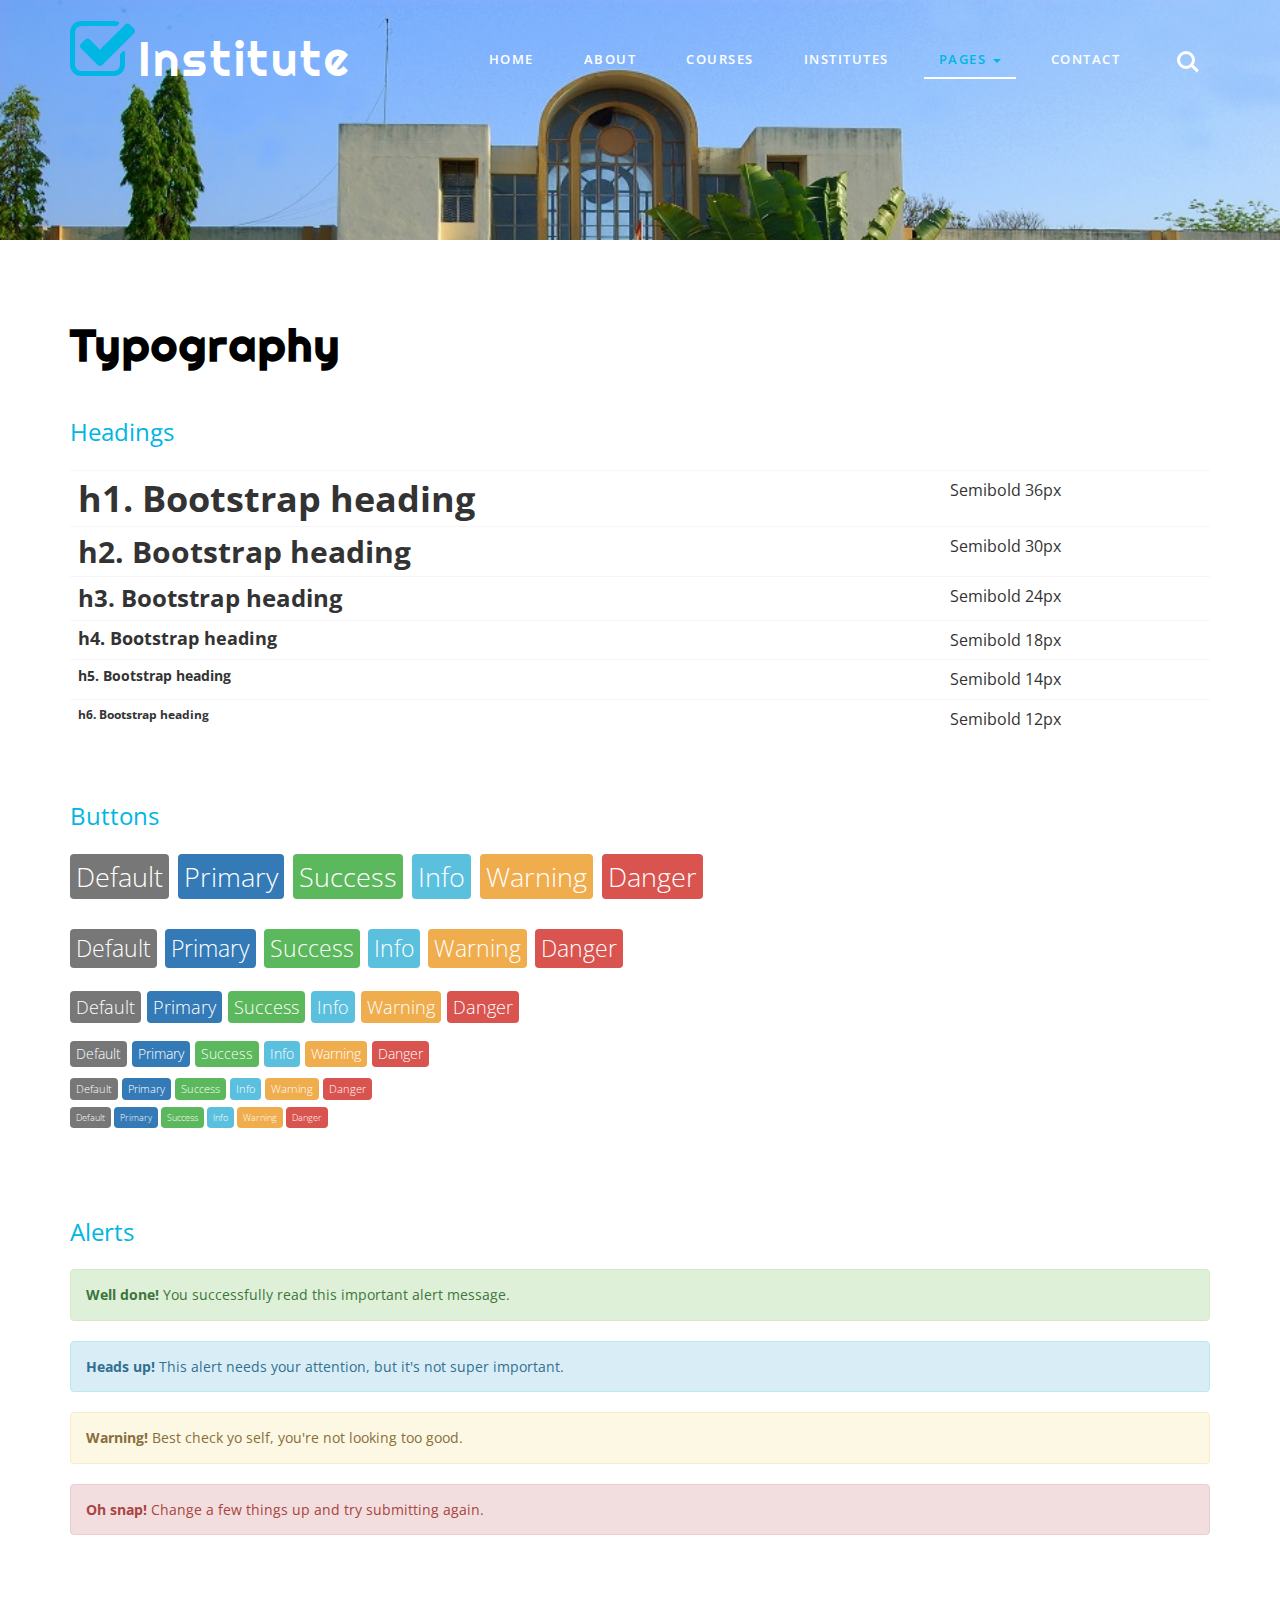
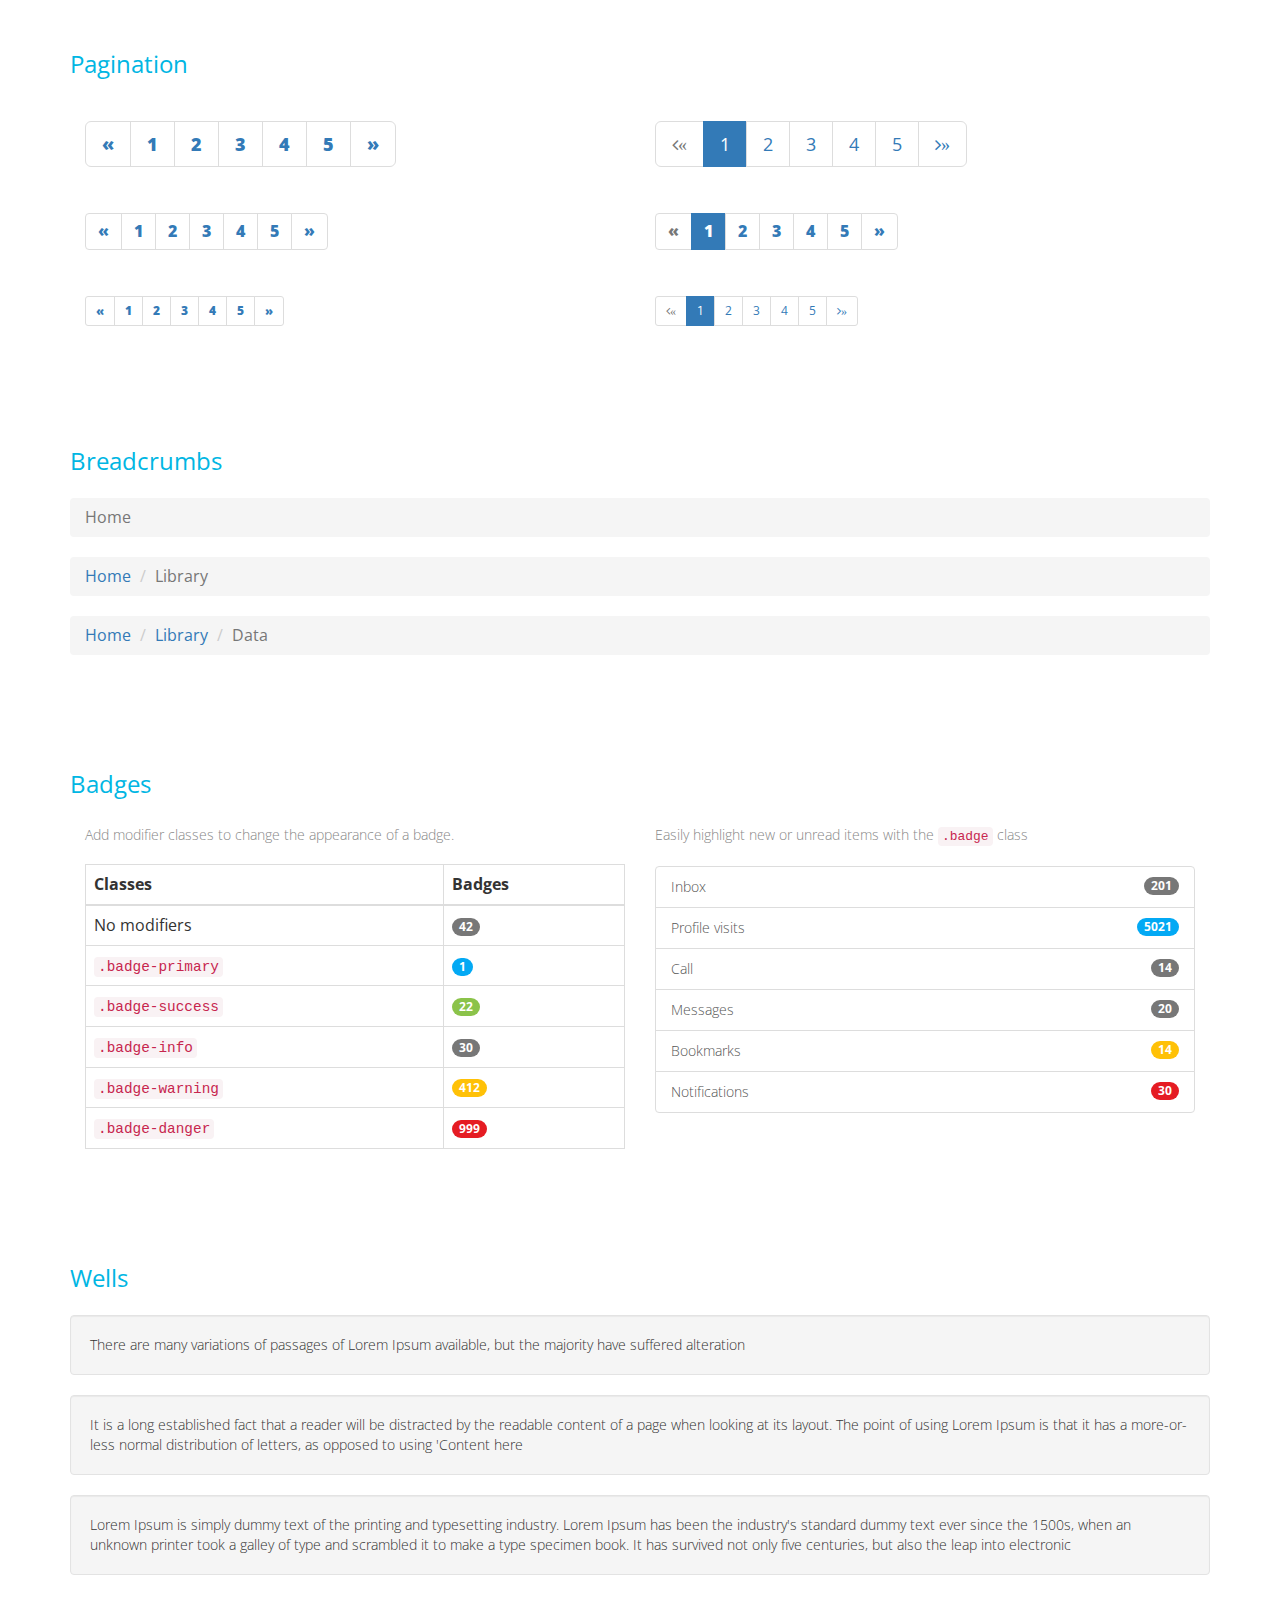
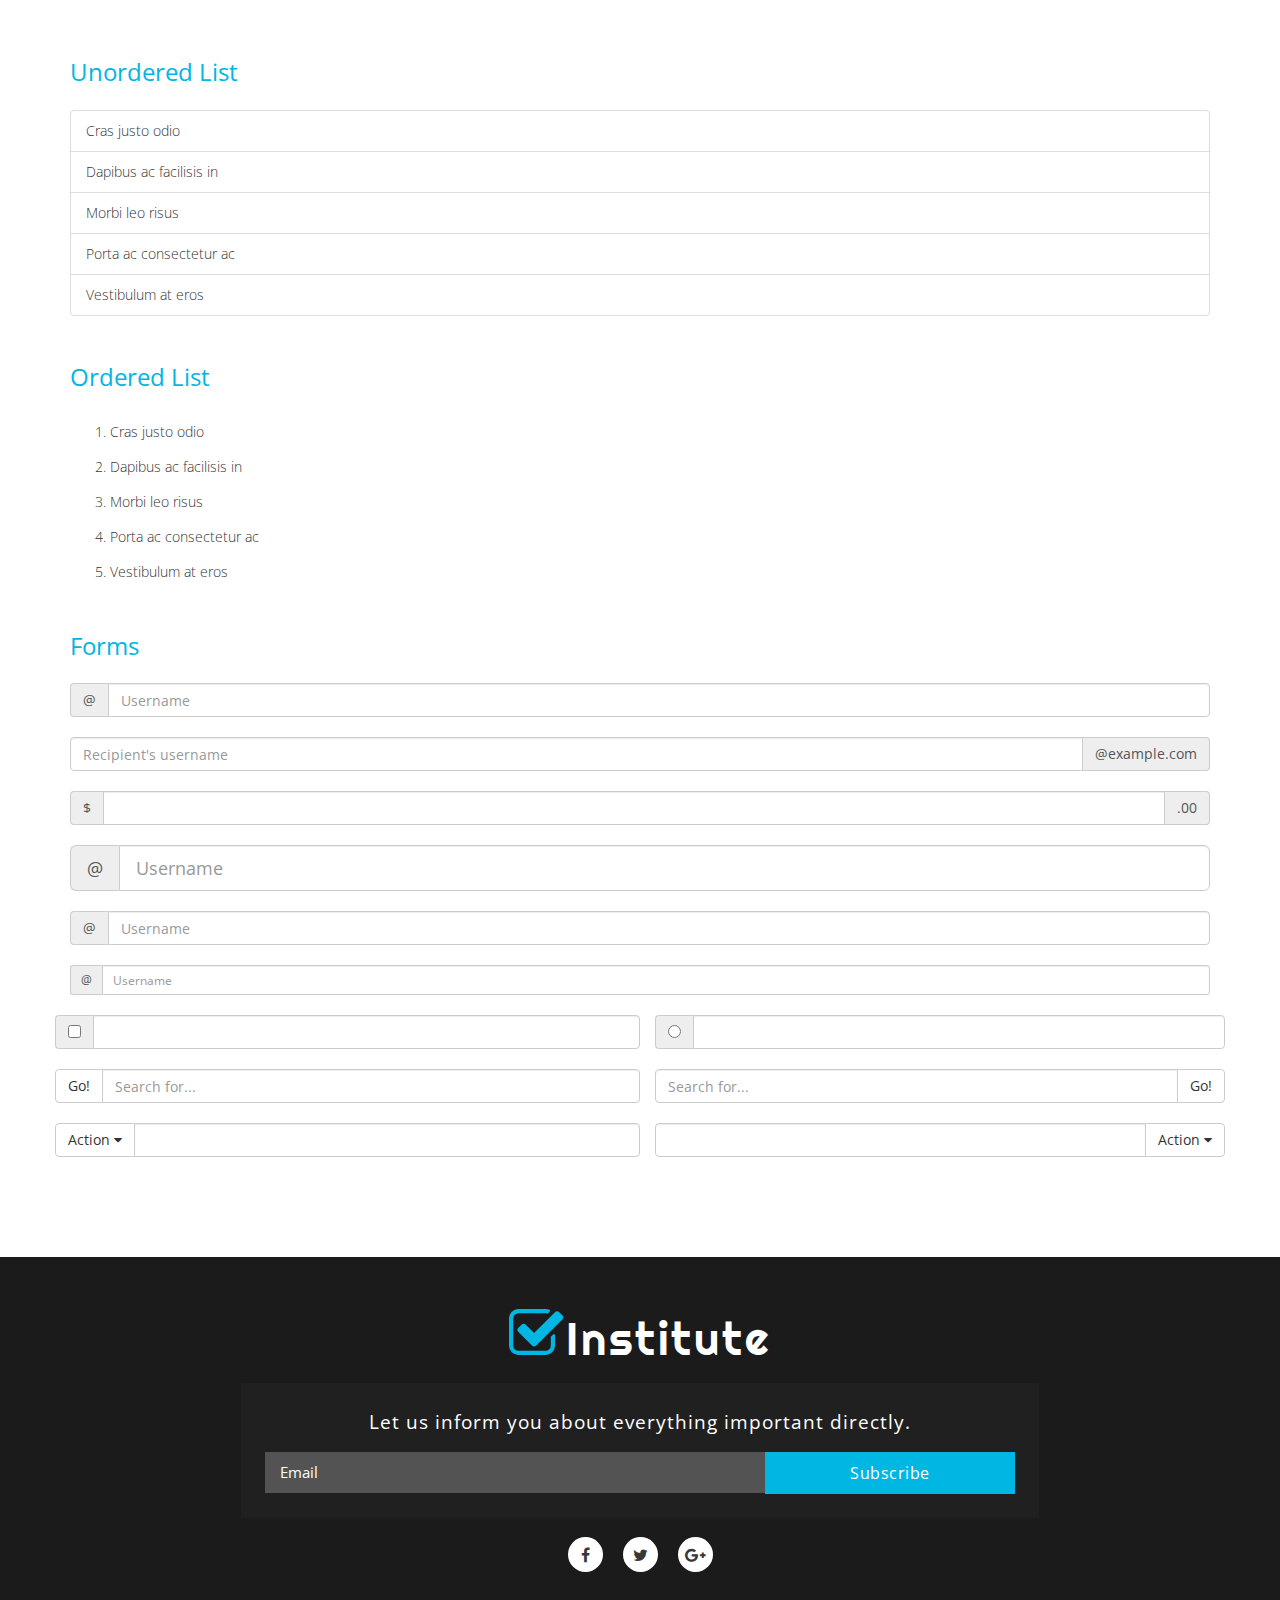
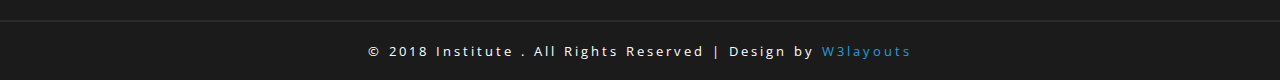
<file: website/typography.html>
<!--
Author: W3layouts
Author URL: http://w3layouts.com
License: Creative Commons Attribution 3.0 Unported
License URL: http://creativecommons.org/licenses/by/3.0/
-->
<!DOCTYPE html>
<html lang="en">

<head>
    <title>Institute an Education Category Bootstrap Responsive Website Template | Typography :: w3layouts</title>
    <!-- Meta Tags -->
    <meta name="viewport" content="width=device-width, initial-scale=1">
    <meta http-equiv="Content-Type" content="text/html; charset=utf-8" />
    <meta name="keywords" content="Institute Responsive web template, Bootstrap Web Templates, Flat Web Templates, Android Compatible web template, 
Smartphone Compatible web template, free webdesigns for Nokia, Samsung, LG, Sony Ericsson, Motorola web design" />
    <script type="application/x-javascript">
        addEventListener("load", function () {
            setTimeout(hideURLbar, 0);
        }, false);

        function hideURLbar() {
            window.scrollTo(0, 1);
        }
    </script>
    <!-- //Meta Tags -->
    <!-- Style-sheets -->
    <link href="css/bootstrap.css" rel="stylesheet" type="text/css" media="all" />
    <link href="css/font-awesome.css" rel="stylesheet">
    <link href="css/style.css" rel="stylesheet" type="text/css" media="all" />
    <!--// Style-sheets -->
    <!--web-fonts-->
    <link href="//fonts.googleapis.com/css?family=Open+Sans:300,400,600,700" rel="stylesheet">
    <link href="//fonts.googleapis.com/css?family=Righteous" rel="stylesheet">
    <!--//web-fonts-->
</head>

<body>
    <!-- banner -->
    <div class="banner inner-banner" id="home">
        <div class="container">
            <!-- header -->
            <header>

                <div class="header-bottom-w3layouts">
                    <div class="main-w3ls-logo">
                        <h1><a href="index.html"><span class="fa fa-check-square-o" aria-hidden="true"></span>Institute</a></h1>
                    </div>
                    <!-- navigation -->
                    <nav class="navbar navbar-default">
                        <!-- Brand and toggle get grouped for better mobile display -->
                        <div class="navbar-header">
                            <button type="button" class="navbar-toggle collapsed" data-toggle="collapse" data-target="#bs-example-navbar-collapse-1"
                                aria-expanded="false">
					<span class="sr-only">Toggle navigation</span>
					<span class="icon-bar"></span>
					<span class="icon-bar"></span>
					<span class="icon-bar"></span>
				  </button>

                        </div>

                        <!-- Collect the nav links, forms, and other content for toggling -->
                        <div class="collapse navbar-collapse" id="bs-example-navbar-collapse-1">
                            <ul class="nav navbar-nav">
                                <li><a href="index.html">Home</a></li>
                                <li><a href="about.html">About</a></li>
                                <li><a href="courses.html">Courses</a></li>
                                <li><a href="institutes.html">Institutes</a></li>
                                <li class="dropdown">
                                    <a href="#" class="dropdown-toggle active" data-toggle="dropdown">Pages <b class="caret"></b></a>
                                    <ul class="dropdown-menu">
                                        <li><a href="icons.html">Web Icons</a></li>
                                        <li><a href="typography.html">Typography</a></li>
                                    </ul>
                                </li>
                                <li><a href="contact.html">Contact</a></li>
                            </ul>

                        </div>
                        <!-- /.navbar-collapse -->

                    </nav>
                    <div class="search-agile-bar">
                        <div class="cd-main-header">
                            <ul class="cd-header-buttons">
                                <li><a class="cd-search-trigger" href="#cd-search"> <span></span></a></li>
                            </ul>
                            <!-- cd-header-buttons -->
                        </div>
                        <div id="cd-search" class="cd-search">
                            <form action="#" method="post">
                                <div class="agileits-search-field">
                                    <input name="Search" type="search" placeholder="Click enter after typing...">
                                </div>
                            </form>
                        </div>
                    </div>
                </div>
                <div class="clearfix"></div>
                <!-- //navigation -->
            </header>
            <!-- //header -->
        </div>
    </div>
    <!-- //banner -->
    <!-- /Typography-->
    <div class="inner-pages">
        <div class="container">
            <h5 class="main-w3l-title">Typography</h5>
            <div class="inner_sec_info">
                <div class="grid_3 grid_4">
                    <h3 class="hdg">Headings</h3>
                    <div class="bs-example">
                        <table class="table">
                            <tbody>
                                <tr>
                                    <td>
                                        <h1 id="h1.-bootstrap-heading">h1. Bootstrap heading<a class="anchorjs-link" href="#h1.-bootstrap-heading"><span class="anchorjs-icon"></span></a></h1>
                                    </td>
                                    <td class="type-info">Semibold 36px</td>
                                </tr>
                                <tr>
                                    <td>
                                        <h2 id="h2.-bootstrap-heading">h2. Bootstrap heading<a class="anchorjs-link" href="#h2.-bootstrap-heading"><span class="anchorjs-icon"></span></a></h2>
                                    </td>
                                    <td class="type-info">Semibold 30px</td>
                                </tr>
                                <tr>
                                    <td>
                                        <h3 id="h3.-bootstrap-heading">h3. Bootstrap heading<a class="anchorjs-link" href="#h3.-bootstrap-heading"><span class="anchorjs-icon"></span></a></h3>
                                    </td>
                                    <td class="type-info">Semibold 24px</td>
                                </tr>
                                <tr>
                                    <td>
                                        <h4 id="h4.-bootstrap-heading">h4. Bootstrap heading<a class="anchorjs-link" href="#h4.-bootstrap-heading"><span class="anchorjs-icon"></span></a></h4>
                                    </td>
                                    <td class="type-info">Semibold 18px</td>
                                </tr>
                                <tr>
                                    <td>
                                        <h5 id="h5.-bootstrap-heading">h5. Bootstrap heading<a class="anchorjs-link" href="#h5.-bootstrap-heading"><span class="anchorjs-icon"></span></a></h5>
                                    </td>
                                    <td class="type-info">Semibold 14px</td>
                                </tr>
                                <tr>
                                    <td>
                                        <h6>h6. Bootstrap heading</h6>
                                    </td>
                                    <td class="type-info">Semibold 12px</td>
                                </tr>
                            </tbody>
                        </table>
                    </div>
                </div>
                <div class="grid_3 grid_5">
                    <h3>Buttons</h3>
                    <h1>
                        <a href="#"><span class="label label-default">Default</span></a>
                        <a href="#"><span class="label label-primary">Primary</span></a>
                        <a href="#"><span class="label label-success">Success</span></a>
                        <a href="#"><span class="label label-info">Info</span></a>
                        <a href="#"><span class="label label-warning">Warning</span></a>
                        <a href="#"><span class="label label-danger">Danger</span></a>
                    </h1>
                    <h2>
                        <a href="#"><span class="label label-default">Default</span></a>
                        <a href="#"><span class="label label-primary">Primary</span></a>
                        <a href="#"><span class="label label-success">Success</span></a>
                        <a href="#"><span class="label label-info">Info</span></a>
                        <a href="#"><span class="label label-warning">Warning</span></a>
                        <a href="#"><span class="label label-danger">Danger</span></a>
                    </h2>
                    <h3>
                        <a href="#"><span class="label label-default">Default</span></a>
                        <a href="#"><span class="label label-primary">Primary</span></a>
                        <a href="#"><span class="label label-success">Success</span></a>
                        <a href="#"><span class="label label-info">Info</span></a>
                        <a href="#"><span class="label label-warning">Warning</span></a>
                        <a href="#"><span class="label label-danger">Danger</span></a>
                    </h3>
                    <h4>
                        <a href="#"><span class="label label-default">Default</span></a>
                        <a href="#"><span class="label label-primary">Primary</span></a>
                        <a href="#"><span class="label label-success">Success</span></a>
                        <a href="#"><span class="label label-info">Info</span></a>
                        <a href="#"><span class="label label-warning">Warning</span></a>
                        <a href="#"><span class="label label-danger">Danger</span></a>
                    </h4>
                    <h5>
                        <a href="#"><span class="label label-default">Default</span></a>
                        <a href="#"><span class="label label-primary">Primary</span></a>
                        <a href="#"><span class="label label-success">Success</span></a>
                        <a href="#"><span class="label label-info">Info</span></a>
                        <a href="#"><span class="label label-warning">Warning</span></a>
                        <a href="#"><span class="label label-danger">Danger</span></a>
                    </h5>
                    <h6>
                        <a href="#"><span class="label label-default">Default</span></a>
                        <a href="#"><span class="label label-primary">Primary</span></a>
                        <a href="#"><span class="label label-success">Success</span></a>
                        <a href="#"><span class="label label-info">Info</span></a>
                        <a href="#"><span class="label label-warning">Warning</span></a>
                        <a href="#"><span class="label label-danger">Danger</span></a>
                    </h6>
                </div>
                <div class="grid_3 grid_5">
                    <h3>Alerts</h3>
                    <div class="alert alert-success" role="alert">
                        <strong>Well done!</strong> You successfully read this important alert message.
                    </div>
                    <div class="alert alert-info" role="alert">
                        <strong>Heads up!</strong> This alert needs your attention, but it's not super important.
                    </div>
                    <div class="alert alert-warning" role="alert">
                        <strong>Warning!</strong> Best check yo self, you're not looking too good.
                    </div>
                    <div class="alert alert-danger" role="alert">
                        <strong>Oh snap!</strong> Change a few things up and try submitting again.
                    </div>
                </div>
                <div class="grid_3 grid_5">
                    <h3>Pagination</h3>
                    <div class="col-md-6">
                        <nav>
                            <ul class="pagination pagination-lg">
                                <li><a href="#" aria-label="Previous"><span aria-hidden="true">«</span></a></li>
                                <li><a href="#">1</a></li>
                                <li><a href="#">2</a></li>
                                <li><a href="#">3</a></li>
                                <li><a href="#">4</a></li>
                                <li><a href="#">5</a></li>
                                <li><a href="#" aria-label="Next"><span aria-hidden="true">»</span></a></li>
                            </ul>
                        </nav>
                        <nav>
                            <ul class="pagination">
                                <li><a href="#" aria-label="Previous"><span aria-hidden="true">«</span></a></li>
                                <li><a href="#">1</a></li>
                                <li><a href="#">2</a></li>
                                <li><a href="#">3</a></li>
                                <li><a href="#">4</a></li>
                                <li><a href="#">5</a></li>
                                <li><a href="#" aria-label="Next"><span aria-hidden="true">»</span></a></li>
                            </ul>
                        </nav>
                        <nav>
                            <ul class="pagination pagination-sm">
                                <li><a href="#" aria-label="Previous"><span aria-hidden="true">«</span></a></li>
                                <li><a href="#">1</a></li>
                                <li><a href="#">2</a></li>
                                <li><a href="#">3</a></li>
                                <li><a href="#">4</a></li>
                                <li><a href="#">5</a></li>
                                <li><a href="#" aria-label="Next"><span aria-hidden="true">»</span></a></li>
                            </ul>
                        </nav>
                    </div>
                    <div class="col-md-6">
                        <ul class="pagination pagination-lg">
                            <li class="disabled"><a href="#"><i class="fa fa-angle-left">«</i></a></li>
                            <li class="active"><a href="#">1</a></li>
                            <li><a href="#">2</a></li>
                            <li><a href="#">3</a></li>
                            <li><a href="#">4</a></li>
                            <li><a href="#">5</a></li>
                            <li><a href="#"><i class="fa fa-angle-right">»</i></a></li>
                        </ul>
                        <nav>
                            <ul class="pagination">
                                <li class="disabled"><a href="#" aria-label="Previous"><span aria-hidden="true">«</span></a></li>
                                <li class="active"><a href="#">1 <span class="sr-only">(current)</span></a></li>
                                <li><a href="#">2</a></li>
                                <li><a href="#">3</a></li>
                                <li><a href="#">4</a></li>
                                <li><a href="#">5</a></li>
                                <li><a href="#" aria-label="Next"><span aria-hidden="true">»</span></a></li>
                            </ul>
                        </nav>
                        <ul class="pagination pagination-sm">
                            <li class="disabled"><a href="#"><i class="fa fa-angle-left">«</i></a></li>
                            <li class="active"><a href="#">1</a></li>
                            <li><a href="#">2</a></li>
                            <li><a href="#">3</a></li>
                            <li><a href="#">4</a></li>
                            <li><a href="#">5</a></li>
                            <li><a href="#"><i class="fa fa-angle-right">»</i></a></li>
                        </ul>
                    </div>
                    <div class="clearfix"> </div>
                </div>
                <div class="grid_3 grid_5">
                    <h3>Breadcrumbs</h3>
                    <ol class="breadcrumb">
                        <li class="active">Home</li>
                    </ol>
                    <ol class="breadcrumb">
                        <li><a href="#">Home</a></li>
                        <li class="active">Library</li>
                    </ol>
                    <ol class="breadcrumb">
                        <li><a href="#">Home</a></li>
                        <li><a href="#">Library</a></li>
                        <li class="active">Data</li>
                    </ol>
                </div>
                <div class="grid_3 grid_5">
                    <h3>Badges</h3>
                    <div class="col-md-6">
                        <p>Add modifier classes to change the appearance of a badge.</p>
                        <table class="table table-bordered">
                            <thead>
                                <tr>
                                    <th>Classes</th>
                                    <th>Badges</th>
                                </tr>
                            </thead>
                            <tbody>
                                <tr>
                                    <td>No modifiers</td>
                                    <td><span class="badge">42</span></td>
                                </tr>
                                <tr>
                                    <td><code>.badge-primary</code></td>
                                    <td><span class="badge badge-primary">1</span></td>
                                </tr>
                                <tr>
                                    <td><code>.badge-success</code></td>
                                    <td><span class="badge badge-success">22</span></td>
                                </tr>
                                <tr>
                                    <td><code>.badge-info</code></td>
                                    <td><span class="badge badge-info">30</span></td>
                                </tr>
                                <tr>
                                    <td><code>.badge-warning</code></td>
                                    <td><span class="badge badge-warning">412</span></td>
                                </tr>
                                <tr>
                                    <td><code>.badge-danger</code></td>
                                    <td><span class="badge badge-danger">999</span></td>
                                </tr>
                            </tbody>
                        </table>
                    </div>
                    <div class="col-md-6">
                        <p>Easily highlight new or unread items with the <code>.badge</code> class</p>
                        <div class="list-group list-group-alternate">
                            <a href="#" class="list-group-item"><span class="badge">201</span> <i class="ti ti-email"></i> Inbox </a>
                            <a href="#" class="list-group-item"><span class="badge badge-primary">5021</span> <i class="ti ti-eye"></i> Profile visits </a>
                            <a href="#" class="list-group-item"><span class="badge">14</span> <i class="ti ti-headphone-alt"></i> Call </a>
                            <a href="#" class="list-group-item"><span class="badge">20</span> <i class="ti ti-comments"></i> Messages </a>
                            <a href="#" class="list-group-item"><span class="badge badge-warning">14</span> <i class="ti ti-bookmark"></i> Bookmarks </a>
                            <a href="#" class="list-group-item"><span class="badge badge-danger">30</span> <i class="ti ti-bell"></i> Notifications </a>
                        </div>
                    </div>
                    <div class="clearfix"> </div>
                </div>
                <div class="grid_3 grid_5">
                    <h3>Wells</h3>
                    <div class="well">
                        There are many variations of passages of Lorem Ipsum available, but the majority have suffered alteration
                    </div>
                    <div class="well">
                        It is a long established fact that a reader will be distracted by the readable content of a page when looking at its layout.
                        The point of using Lorem Ipsum is that it has a more-or-less normal distribution of letters, as opposed
                        to using 'Content here
                    </div>
                    <div class="well">
                        Lorem Ipsum is simply dummy text of the printing and typesetting industry. Lorem Ipsum has been the industry's standard dummy
                        text ever since the 1500s, when an unknown printer took a galley of type and scrambled it to make
                        a type specimen book. It has survived not only five centuries, but also the leap into electronic
                    </div>
                </div>
                <h3 class="bars">Unordered List</h3>
                <ul class="list-group">
                    <li class="list-group-item">Cras justo odio</li>
                    <li class="list-group-item">Dapibus ac facilisis in</li>
                    <li class="list-group-item">Morbi leo risus</li>
                    <li class="list-group-item">Porta ac consectetur ac</li>
                    <li class="list-group-item">Vestibulum at eros</li>
                </ul>
                <h3 class="bars">Ordered List</h3>
                <ol>
                    <li class="list-group-item1">Cras justo odio</li>
                    <li class="list-group-item1">Dapibus ac facilisis in</li>
                    <li class="list-group-item1">Morbi leo risus</li>
                    <li class="list-group-item1">Porta ac consectetur ac</li>
                    <li class="list-group-item1">Vestibulum at eros</li>
                </ol>
                <h3 class="bars">Forms</h3>
                <div class="input-group">
                    <span class="input-group-addon" id="basic-addon1">@</span>
                    <input type="text" class="form-control" placeholder="Username" aria-describedby="basic-addon1">
                </div>
                <div class="input-group">
                    <input type="text" class="form-control" placeholder="Recipient's username" aria-describedby="basic-addon2">
                    <span class="input-group-addon" id="basic-addon2">@example.com</span>
                </div>
                <div class="input-group">
                    <span class="input-group-addon">$</span>
                    <input type="text" class="form-control" aria-label="Amount (to the nearest dollar)">
                    <span class="input-group-addon">.00</span>
                </div>
                <div class="input-group input-group-lg">
                    <span class="input-group-addon" id="sizing-addon1">@</span>
                    <input type="text" class="form-control" placeholder="Username" aria-describedby="sizing-addon1">
                </div>
                <div class="input-group">
                    <span class="input-group-addon" id="sizing-addon2">@</span>
                    <input type="text" class="form-control" placeholder="Username" aria-describedby="sizing-addon2">
                </div>
                <div class="input-group input-group-sm">
                    <span class="input-group-addon" id="sizing-addon3">@</span>
                    <input type="text" class="form-control" placeholder="Username" aria-describedby="sizing-addon3">
                </div>
                <div class="row">
                    <div class="col-lg-6 in-gp-tl">
                        <div class="input-group">
                            <span class="input-group-addon">
							<input type="checkbox" aria-label="...">
						</span>
                            <input type="text" class="form-control" aria-label="...">
                        </div>
                        <!-- /input-group -->
                    </div>
                    <!-- /.col-lg-6 -->
                    <div class="col-lg-6 in-gp-tb">
                        <div class="input-group">
                            <span class="input-group-addon">
							<input type="radio" aria-label="...">
						</span>
                            <input type="text" class="form-control" aria-label="...">
                        </div>
                        <!-- /input-group -->
                    </div>
                    <!-- /.col-lg-6 -->
                </div>
                <!-- /.row -->
                <div class="row">
                    <div class="col-lg-6 in-gp-tl">
                        <div class="input-group">
                            <span class="input-group-btn">
							<button class="btn btn-default" type="button">Go!</button>
						</span>
                            <input type="text" class="form-control" placeholder="Search for...">
                        </div>
                        <!-- /input-group -->
                    </div>
                    <!-- /.col-lg-6 -->
                    <div class="col-lg-6 in-gp-tb">
                        <div class="input-group">
                            <input type="text" class="form-control" placeholder="Search for...">
                            <span class="input-group-btn">
							<button class="btn btn-default" type="button">Go!</button>
						</span>
                        </div>
                        <!-- /input-group -->
                    </div>
                    <!-- /.col-lg-6 -->
                </div>
                <!-- /.row -->
                <div class="row">
                    <div class="col-lg-6 in-gp-tl">
                        <div class="input-group">
                            <div class="input-group-btn">
                                <button type="button" class="btn btn-default dropdown-toggle" data-toggle="dropdown" aria-haspopup="true" aria-expanded="false">Action <span class="fa fa-caret-down"></span></button>
                                <ul class="dropdown-menu">
                                    <li><a href="#">Action</a></li>
                                    <li><a href="#">Another action</a></li>
                                    <li><a href="#">Something else here</a></li>
                                    <li role="separator" class="divider"></li>
                                    <li><a href="#">Separated link</a></li>
                                </ul>
                            </div>
                            <!-- /btn-group -->
                            <input type="text" class="form-control" aria-label="...">
                        </div>
                        <!-- /input-group -->
                    </div>
                    <!-- /.col-lg-6 -->
                    <div class="col-lg-6 in-gp-tb">
                        <div class="input-group">
                            <input type="text" class="form-control" aria-label="...">
                            <div class="input-group-btn">
                                <button type="button" class="btn btn-default dropdown-toggle" data-toggle="dropdown" aria-haspopup="true" aria-expanded="false">Action <span class="fa fa-caret-down"></span></button>
                                <ul class="dropdown-menu dropdown-menu-right">
                                    <li><a href="#">Action</a></li>
                                    <li><a href="#">Another action</a></li>
                                    <li><a href="#">Something else here</a></li>
                                    <li role="separator" class="divider"></li>
                                    <li><a href="#">Separated link</a></li>
                                </ul>
                            </div>
                            <!-- /btn-group -->
                        </div>
                        <!-- /input-group -->
                    </div>
                    <!-- /.col-lg-6 -->
                </div>


            </div>
        </div>
    </div>
    <!-- //Typography-->

    <!-- Footer -->
    <div class="footer-agileits-w3layouts">
        <div class="container">
            <div class="btm-logo-w3ls">
                <h2><a href="index.html"><span class="fa fa-check-square-o" aria-hidden="true"></span>Institute</a></h2>
            </div>
            <div class="subscribe-w3ls">
                <h6>Let us inform you about everything important directly.</h6>
                <form action="#" method="post">
                    <div class="col-md-8 col-sm-8 col-xs-8 input-flds-w3-agile">
                        <input type="email" name="Email" placeholder="Email" required="">
                    </div>
                    <div class="col-md-4 col-sm-4 col-xs-4 input-flds-w3-agile">
                        <input type="submit" value="Subscribe">
                    </div>
                    <div class="clearfix"> </div>
                </form>
            </div>
            <div class="social-icons-agileits">
                <ul>
                    <li><a href="#"><span class="fa fa-facebook"></span></a></li>
                    <li><a href="#"><span class="fa fa-twitter"></span></a></li>
                    <li><a href="#"><span class="fa fa-google-plus"></span></a></li>
                </ul>
            </div>

            <div class="clearfix"> </div>
        </div>
    </div>
    <div class="copyright-w3layouts">
        <div class="container">
            <p>&copy; 2018 Institute . All Rights Reserved | Design by <a href="http://w3layouts.com/"> W3layouts </a></p>
        </div>
    </div>
    <!-- //Footer -->

    <a href="#home" class="scroll" id="toTop" style="display: block;"> <span id="toTopHover" style="opacity: 1;"> </span></a>
    <!-- //smooth scrolling -->


    <script type='text/javascript' src='js/jquery-2.2.3.min.js'></script>

    <!--search-bar-->
    <script src="js/main.js"></script>
    <!--//search-bar-->

    <!-- start-smoth-scrolling -->
    <script type="text/javascript" src="js/move-top.js"></script>
    <script type="text/javascript" src="js/easing.js"></script>
    <script type="text/javascript">
        jQuery(document).ready(function ($) {
            $(".scroll").click(function (event) {
                event.preventDefault();
                $('html,body').animate({
                    scrollTop: $(this.hash).offset().top
                }, 1000);
            });
        });
    </script>
    <!-- start-smoth-scrolling -->
    <!-- here stars scrolling icon -->
    <script type="text/javascript">
        $(document).ready(function () {
            /*
            	var defaults = {
            	containerID: 'toTop', // fading element id
            	containerHoverID: 'toTopHover', // fading element hover id
            	scrollSpeed: 1200,
            	easingType: 'linear' 
            	};
            */

            $().UItoTop({
                easingType: 'easeOutQuart'
            });

        });
    </script>
    <!-- //here ends scrolling icon -->
    <!--js for bootstrap working-->
    <script src="js/bootstrap.js"></script>
    <!-- //for bootstrap working -->
</body>

</html>
</file>
<file: website/css/style.css>
/*--
Author: W3layouts
Author URL: http://w3layouts.com
License: Creative Commons Attribution 3.0 Unported
License URL: http://creativecommons.org/licenses/by/3.0/
--*/

html,
body {
	margin: 0;
	font-size: 100%;
	font-family: 'Open Sans', sans-serif;
	background: #fff;
}

body a {
	text-decoration: none;
	transition: 0.5s all;
	-webkit-transition: 0.5s all;
	-moz-transition: 0.5s all;
	-o-transition: 0.5s all;
	-ms-transition: 0.5s all;
}

a:hover {
	text-decoration: none;
}

input[type="button"],
input[type="submit"] {
	transition: 0.5s all;
	-webkit-transition: 0.5s all;
	-moz-transition: 0.5s all;
	-o-transition: 0.5s all;
	-ms-transition: 0.5s all;
}

h1,
h2,
h3,
h4,
h5,
h6 {
	margin: 0;
	font-family: 'Open Sans', sans-serif;
	font-weight: 700;
}

p {
	margin: 0;
}

ul {
	margin: 0;
	padding: 0;
}

label {
	margin: 0;
}


/*-- header --*/

.header-bottom-w3layouts {
	position: relative;
}

.main-w3ls-logo {
	float: left;
    line-height: 5px;
    position: relative;
    z-index: 999;
}

.main-w3ls-logo h1 a span {
	display: inline-block;
	font-size: 1.5em;
	color: #00b6e3;
}

.navbar {
	margin-bottom: 0;
}

.navbar-nav {
	float: right;
	margin: 1.5em 4em 0 0;
}

.main-w3ls-logo a {
	color: #ffffff;
	font-size: 1.3em;
	text-decoration: none;
	text-transform: capitalize;
	letter-spacing: 3px;
	font-weight: lighter;
	font-family: 'Righteous', cursive;
}

header {
	padding: 1em 0em;
	width: 100%;
}


/*--nav effect--*/

nav ul {
	list-style: none;
	text-align: center;
}

nav ul li a {
	display: block;
	padding: 15px;
	text-decoration: none;
	color: #aaa;
	font-weight: 800;
	text-transform: uppercase;
}

nav ul li a,
nav ul li a:after,
nav ul li a:before {
	transition: all .5s;
}

nav ul li a:hover {
	color: #555;
}


/* SHIFT
nav.shift ul li a {
  position:relative;
  z-index: 1;
}
nav.shift ul li a:hover {
  color: #91640F;
}
nav.shift ul li a.active:after,nav.shift ul li a:after {
  display: block;
  position: absolute;
  top: 0;
  left: 0;
  bottom: 0;
  right: 0;
  margin: auto;
  width: 100%;
  height: 1px;
  content: '.';
  color: transparent;
  background: #00b6e3;
  visibility: none;
  opacity: 0;
  z-index: -1;
}
nav.shift ul li a.active:after ,nav.shift ul li a:hover:after {
  opacity: 1;
  visibility: visible;
  height: 100%;
}

 */


/* Keyframes 
@-webkit-keyframes fill {
  0% {
    width: 0%;
    height: 1px;
  }
  50% {
    width: 100%;
    height: 1px;
  }
  100% {
    width: 100%;
    height: 100%;
    background: #333;
  }
}*/


/* Keyframes 
@-webkit-keyframes circle {
  0% {
    width: 1px;
    top: 0;
    left: 0;
    bottom: 0;
    right: 0;
    margin: auto;
    height: 1px;
    z-index: -1;
    background: #eee;
    border-radius: 100%;
  }
  100% {
    background: #aaa;
    height: 5000%;
    width: 5000%;
    z-index: -1;
    top: 0;
    bottom: 0;
    left: 0;
    right: 0;
    margin: auto;
    border-radius: 0;
  }
}*/


/*--//nav effect--*/

.navbar-default .navbar-nav>.active>a,
.navbar-default .navbar-nav>.active>a:hover,
.navbar-default .navbar-nav>.active>a:focus {
	color: #555;
	background-color: transparent;
}

.navbar-default .navbar-nav>li>a {
	font-size: 13px;
	letter-spacing: 1.5px;
	color: #fff;
	background: transparent;
	padding: 8px 15px;
	font-weight: 600;
	border-bottom: 2px solid transparent;
}

.navbar-nav>li {
	float: left;
	margin: 0 10px;
}

.navbar-default .navbar-nav>.open>a,
.navbar-default .navbar-nav>.open>a:hover,
.navbar-default .navbar-nav>.open>a:focus {
	color: #00b6e3;
	background-color: transparent;
}

.navbar-default .navbar-collapse,
.navbar-default .navbar-form {
	border-color: transparent;
	padding: 0;
}

.navbar-default {
	background-color: transparent;
	border-color: transparent;
}

.navbar-nav>li>a.active,
.navbar-default .navbar-nav>li>a:hover,
.navbar-default .navbar-nav>li>a:focus {
	color: #00b6e3;
	border-bottom: 2px solid #fff;
}

.dropdown-menu {
	top: 40px;
}

.dropdown-menu {
	border-radius: 0;
	background: #ffffff;
	text-align: center;
	padding: 0;
	border: none;
}

.dropdown-menu li a {
	text-transform: uppercase;
	color: #212121;
	font-size: 12px;
	font-weight: 600;
	padding: .8em 0;
	border-bottom: 1px solid #ececef;
}

.dropdown-menu>li>a:hover {
	color: #fff;
	text-decoration: none;
	background-color: #00b6e3;
}

.header-bottom-w3layouts {
	position: relative;
}


/*-- search --*/

.cd-main-header {
	/* Force Hardware Acceleration in WebKit */
	-webkit-transform: translateZ(0);
	-moz-transform: translateZ(0);
	-ms-transform: translateZ(0);
	-o-transform: translateZ(0);
	transform: translateZ(0);
	will-change: transform;
}

.cd-main-header {
	-webkit-transition: -webkit-transform 0.3s;
	-moz-transition: -moz-transform 0.3s;
	transition: transform 0.3s;
}

.cd-main-content.nav-is-visible,
.cd-main-header.nav-is-visible {
	-webkit-transform: translateX(-260px);
	-moz-transform: translateX(-260px);
	-ms-transform: translateX(-260px);
	-o-transform: translateX(-260px);
	transform: translateX(-260px);
}

.nav-on-left .cd-main-content.nav-is-visible,
.nav-on-left .cd-main-header.nav-is-visible {
	-webkit-transform: translateX(260px);
	-moz-transform: translateX(260px);
	-ms-transform: translateX(260px);
	-o-transform: translateX(260px);
	transform: translateX(260px);
}

.cd-header-buttons {
	position: absolute;
	display: inline-block;
	top: -47px;
	right: 0;
}

.cd-header-buttons li {
	display: inline-block;
}

.cd-search-trigger,
.cd-nav-trigger {
	position: relative;
	display: block;
	width: 44px;
	height: 44px;
	overflow: hidden;
	white-space: nowrap;
	color: transparent;
	z-index: 3;
}

.cd-search-trigger::before,
.cd-search-trigger::after {
	/* search icon */
	content: '';
	position: absolute;
	-webkit-transition: opacity 0.3s;
	-moz-transition: opacity 0.3s;
	transition: opacity 0.3s;
	/* Force Hardware Acceleration in WebKit */
	-webkit-transform: translateZ(0);
	-moz-transform: translateZ(0);
	-ms-transform: translateZ(0);
	-o-transform: translateZ(0);
	transform: translateZ(0);
	-webkit-backface-visibility: hidden;
	backface-visibility: hidden;
}

.cd-search-trigger::before {
	top: 11px;
	left: 11px;
	width: 18px;
	height: 18px;
	-webkit-border-radius: 50%;
	-moz-border-radius: 50%;
	border-radius: 50%;
	border: 3px solid #fff;
}

.cd-search-trigger::after {
	/* handle */
	height: 3px;
	width: 8px;
	background: #fff;
	bottom: 14px;
	right: 11px;
	-webkit-transform: rotate(45deg);
	-moz-transform: rotate(45deg);
	-ms-transform: rotate(45deg);
	-o-transform: rotate(45deg);
	transform: rotate(45deg);
}

.cd-search-trigger span {
	/* container for the X icon */
	position: absolute;
	height: 100%;
	width: 100%;
	top: 0;
	left: 0;
}

.cd-search-trigger span::before,
.cd-search-trigger span::after {
	/* close icon */
	content: '';
	position: absolute;
	display: inline-block;
	height: 3px;
	width: 22px;
	top: 50%;
	margin-top: -2px;
	left: 50%;
	margin-left: -11px;
	background: #00b6e3;
	opacity: 0;
	/* Force Hardware Acceleration in WebKit */
	-webkit-transform: translateZ(0);
	-moz-transform: translateZ(0);
	-ms-transform: translateZ(0);
	-o-transform: translateZ(0);
	transform: translateZ(0);
	-webkit-backface-visibility: hidden;
	backface-visibility: hidden;
	-webkit-transition: opacity 0.3s, -webkit-transform 0.3s;
	-moz-transition: opacity 0.3s, -moz-transform 0.3s;
	transition: opacity 0.3s, transform 0.3s;
}

.cd-search-trigger span::before {
	-webkit-transform: rotate(45deg);
	-moz-transform: rotate(45deg);
	-ms-transform: rotate(45deg);
	-o-transform: rotate(45deg);
	transform: rotate(45deg);
}

.cd-search-trigger span::after {
	-webkit-transform: rotate(-45deg);
	-moz-transform: rotate(-45deg);
	-ms-transform: rotate(-45deg);
	-o-transform: rotate(-45deg);
	transform: rotate(-45deg);
}

.cd-search-trigger.search-is-visible::before,
.cd-search-trigger.search-is-visible::after {
	/* hide search icon */
	-moz-opacity: 0;
	opacity: 0;
}

.cd-search-trigger.search-is-visible span::before,
.cd-search-trigger.search-is-visible span::after {
	/* show close icon */
	-moz-opacity: 1;
	opacity: 1;
}

.cd-search-trigger.search-is-visible span::before {
	-webkit-transform: rotate(135deg);
	-moz-transform: rotate(135deg);
	-ms-transform: rotate(135deg);
	-o-transform: rotate(135deg);
	transform: rotate(135deg);
}

.cd-search-trigger.search-is-visible span::after {
	-webkit-transform: rotate(45deg);
	-moz-transform: rotate(45deg);
	-ms-transform: rotate(45deg);
	-o-transform: rotate(45deg);
	transform: rotate(45deg);
}

.cd-search {
	position: absolute;
	width: 100%;
	top: 125%;
	left: 0;
	z-index: 3;
	opacity: 0;
	visibility: hidden;
	-webkit-transition: opacity .3s 0s, visibility 0s .3s;
	-moz-transition: opacity .3s 0s, visibility 0s .3s;
	transition: opacity .3s 0s, visibility 0s .3s;
}

.cd-search input {
	border-radius: 0;
	border: none;
	background: rgb(31, 31, 31);
	width: 100%;
	padding: 0 5%;
	-webkit-box-shadow: inset 0 1px 0 #e2e3df, 0 3px 6px rgba(0, 0, 0, 0.05);
	-moz-box-shadow: inset 0 1px 0 #e2e3df, 0 3px 6px rgba(0, 0, 0, 0.05);
	box-shadow: inset 0 1px 0 #e2e3df, 0 3px 6px rgba(0, 0, 0, 0.05);
	-webkit-appearance: none;
	-moz-appearance: none;
	-ms-appearance: none;
	-o-appearance: none;
	/*appearance: none;*/
	font-size: 0.96em;
	letter-spacing: 1px;
	padding: 1em 2em;
	color: #fff;
}

.cd-search input::-webkit-input-placeholder {
	color: #fff !important;
}

.cd-search input::-moz-placeholder {
	color: #fff !important;
}

.cd-search input:-moz-placeholder {
	color: #fff !important;
}

.cd-search input:-ms-input-placeholder {
	color: #fff !important;
}

.cd-search input:focus {
	outline: none;
}

.cd-search.is-visible {
	-moz-opacity: 1;
	opacity: 1;
	visibility: visible;
	-webkit-transition: opacity .3s 0s, visibility 0s 0s;
	-moz-transition: opacity .3s 0s, visibility 0s 0s;
	transition: opacity .3s 0s, visibility 0s 0s;
}


/*-- //search --*/


/*-- //header --*/

.banner {
	background: url(../images/UOH.jpg)no-repeat 0px 0px;
	-webkit-background-size: cover;
	-moz-background-size: cover;
	-o-background-size: cover;
	-ms-background-size: cover;
	background-size: cover;
	min-height: 795px;
	position: relative;
}

.inner-banner {
	min-height: 240px!important;
}

.banner-text {
	padding: 13em 0em 0 0;
	text-align: right;
}


/*-- Slider --*/

#slider {
	box-shadow: none;
	-moz-box-shadow: none;
	-webkit-box-shadow: none;
	margin: 0 auto;
}

.rslides_tabs {
	list-style: none;
	padding: 0;
	background: rgba(0, 0, 0, .25);
	box-shadow: 0 0 1px rgba(255, 255, 255, .3), inset 0 0 5px rgba(0, 0, 0, 1.0);
	-moz-box-shadow: 0 0 1px rgba(255, 255, 255, .3), inset 0 0 5px rgba(0, 0, 0, 1.0);
	-webkit-box-shadow: 0 0 1px rgba(255, 255, 255, .3), inset 0 0 5px rgba(0, 0, 0, 1.0);
	font-size: 18px;
	list-style: none;
	margin: 0 auto 50px;
	max-width: 540px;
	padding: 10px 0;
	text-align: center;
	width: 100%;
}

.rslides_tabs li {
	display: inline;
	float: none;
	margin-right: 1px;
}

.rslides_tabs a {
	width: auto;
	line-height: 20px;
	padding: 9px 20px;
	height: auto;
	background: transparent;
	display: inline;
}

.rslides_tabs li:first-child {
	margin-left: 0;
}

.rslides_tabs .rslides_here a {
	background: rgba(255, 255, 255, .1);
	color: #fff;
	font-weight: bold;
}

.events {
	list-style: none;
}

.callbacks_container {
	position: relative;
}

.callbacks {
	position: relative;
	list-style: none;
	overflow: hidden;
	width: 100%;
	padding: 0;
	margin: 0;
}

.callbacks li {
	position: absolute;
	left: 0;
	top: 0;
}

.callbacks img {
	position: relative;
	z-index: 1;
	height: auto;
	border: 0;
}

.callbacks .caption {
	display: block;
	position: absolute;
	z-index: 2;
	font-size: 20px;
	text-shadow: none;
	color: #fff;
	left: 0;
	right: 0;
	padding: 10px 20px;
	margin: 0;
	max-width: none;
	top: 10%;
	text-align: center;
}


/*
.callbacks_nav {
	position: absolute;
	-webkit-tap-highlight-color: rgba(0, 0, 0, 0);
	top: 78%;
	opacity: 0.7;
	z-index: 3;
	text-indent: -9999px;
	overflow: hidden;
	text-decoration: none;
	height: 34px;
	width: 34px;
	background: url("../images/left.png") no-repeat 0px 0px;
}
.callbacks_nav.prev {
	left: auto;
	background: url("../images/back.png") no-repeat 0px 0px;
	left: 18em;
}
.callbacks_nav.next {
	left: auto;
	background: url("../images/next.png") no-repeat 0px 0px;
	right: 18em;
}
.callbacks_nav:active {
	opacity: 1.0;
}
.callbacks2_nav:active {
	opacity: 1.0;
}*/

#slider-pager a {
	display: inline-block;
}

#slider-pager span {
	float: left;
}

#slider-pager span {
	width: 100px;
	height: 15px;
	background: #fff;
	display: inline-block;
	border-radius: 30em;
	opacity: 0.6;
}

#slider-pager .rslides_here a {
	background: #FFF;
	border-radius: 30em;
	opacity: 1;
}

#slider-pager a {
	padding: 0;
}

#slider-pager li {
	display: inline-block;
}

.rslides {
	position: relative;
	list-style: none;
	overflow: hidden;
	padding: 0;
	margin: 0;
	width: 100%;
}

.rslides li {
	-webkit-backface-visibility: hidden;
	position: absolute;
	display: none;
	left: 0%;
	top: 0;
	width: 100%;
}

.rslides li {
	position: relative;
	display: block;
	float: none;
}

.rslides img {
	height: auto;
	border: 0;
}

.callbacks_tabs li {
	display: inline-block;
	margin: 0.5em;
}

.callbacks_tabs a {
	visibility: hidden;
}

.callbacks_tabs a:after {
	content: "\f111";
	font-size: 0;
	font-family: FontAwesome;
	visibility: visible;
	width: 50px;
	height: 4px;
	display: inline-block;
	background: #fff;
}

.callbacks_here a:after {
	background: #00b6e3;
}

p.sub-para {
	font-size: 18px;
	color: #fff;
	letter-spacing: 2px;
	font-weight: 300;
}

.slider-info img {
	width: 100px;
	margin: 0 auto;
}

.callbacks_tabs {
	list-style: none;
	position: absolute;
	bottom: -15%;
	right: 10px;
	width: 220px;
	padding: 0;
	margin: 0 auto;
	z-index: 990;
	display: block;
	text-align: center;
}

.slider-top span {
	font-weight: 600;
}

.callbacks_tabs li {
	display: inline-block;
	margin: 0 -10px 0 0;
	float: right;
}

.slider-info h3 {
	font-size: 4em;
	color: #fff;
	letter-spacing: 2px;
	font-weight: 400;
	text-transform: capitalize;
	font-family: 'Righteous', cursive;
	margin-left: 8em;
	line-height: 1.15em;
	font-family: 'Righteous', cursive;
}

.slider-info p {
	color: #e8e8e8;
	font-size: 16px;
	letter-spacing: 3px;
	margin-top: 1em;
	text-transform: capitalize;
}

.slider-info a {
	display: inline-block;
	padding: .4em 2em;
	margin-top: 1.5em;
	font-size: 17px;
	border: 2px solid #fff;
	color: #fff;
	font-weight: 400;
	letter-spacing: 1px;
	background: #ea4c89;
}

.slider-info a:hover {
	color: #fff;
	background: #00b6e3;
}

.header-top {
	background: #ea4c89;
	padding: 2em;
	margin-top: 1.5em;
}

.header-top span {
	display: block;
	text-align: left;
	color: #ffffff;
	font-size: 16px;
	letter-spacing: 1px;
	font-weight: 700;
}


/*-- //banner --*/


/*-- registration --*/

ul.form-buttons {
	float: left;
}

ul.form-buttons li a i {
	color: #00b6e3;
	font-size: 17px;
	padding-right: 4px;
}

ul.form-buttons li {
	display: inline-block;
	list-style: none;
}

ul.form-buttons li a {
	background: #ffffff;
	color: #000;
	font-size: 0.8em;
	display: inline-block;
	text-decoration: none;
	padding: 8px 16px;
	text-transform: uppercase;
	letter-spacing: 1px;
}

ul.form-buttons li a:hover {
	background: #252525;
	color: #fff;
	text-decoration: none;
}

ul.form-buttons li a:focus {
	outline: none;
}

.signin-form {
	padding: 0em 1em 1em 1em;
	text-align: center;
}

.signin-form h3,
h3.register-title,
.modal-info h3 {
	font-size: 1.8em;
	color: #212121;
	font-weight: 700;
	margin: 1em 0 0.8em 0;
	text-transform: uppercase;
	letter-spacing: 1px;
}

.modal-info h3 span {
	color: #146eb4!important;
	line-height: 35px!important;
}

h3.register-title {
	text-align: center;
}

.signin-form h3 span {
	color: #67e1ff;
}

.signin-form img {
	width: 100%;
}

.signin-form input[type="email"],
.signin-form input[type="text"],
.signin-form input[type="password"],
select#country,
select#country1,
.signin-form textarea {
	width: 100%;
	padding: 1em 1em 1em 1em;
	font-size: 0.8em;
	margin: 0.5em 0;
	outline: none;
	color: #212121;
	border: none;
	border: 1px solid #ccc;
	letter-spacing: 1px;
}

.signin-form input[type="email"] {
	background: none;
	display: block;
}

.signin-form input[type="text"] {
	background: none;
	display: block;
}

.signin-form input[type="password"] {
	background: none;
	display: block;
}

.signin-form ::-webkit-input-placeholder {
	color: #212121 !important;
}

.signin-form ::-webkit-textarea-placeholder {
	color: #212121 !important;
}

.signin-form textarea {
	min-height: 100px;
}

.signin-form input[type="submit"] {
	outline: none;
	padding: 0.8em 0;
	width: 60%;
	text-align: center;
	font-size: 1em;
	margin-top: 1em;
	border: none;
	color: #FFFFFF;
	text-transform: uppercase;
	cursor: pointer;
	background: #00b6e3;
	box-shadow: 0px 2px 1px rgba(28, 28, 29, 0.42);
}

.signin-form input[type="submit"]:hover {
	color: #fff;
	background: #2f2f2f;
	transition: .5s all;
	-webkit-transition: .5s all;
	-moz-transition: .5s all;
	-o-transition: .5s all;
	-ms-transition: .5s all;
}

.login-social-grids {
	margin: 1em 0;
}

.login-social-grids ul {
	padding: 0;
	margin: 0;
}

.login-social-grids ul li {
	display: inline-block;
	margin: 0 .5em 0 0;
}

.login-social-grids ul li a {
	color: #FFFFFF;
	text-align: center;
}

.login-social-grids ul li a i.fa.fa-facebook,
.login-social-grids ul li a i.fa.fa-twitter,
.login-social-grids ul li a i.fa.fa-rss {
	height: 35px;
	width: 35px;
	border: solid 2px #212121;
	border-radius: 50px;
	line-height: 31px;
	background: none;
	color: #212121;
	transition: 0.5s all;
	-webkit-transition: 0.5s all;
	-moz-transition: 0.5s all;
	-o-transition: 0.5s all;
	-ms-transition: 0.5s all;
}

.login-social-grids ul li a i.fa.fa-facebook:hover {
	border: solid 2px #3b5998;
	background: #3b5998;
	color: #FFFFFF;
}

.login-social-grids ul li a i.fa.fa-twitter:hover {
	border: solid 2px #55acee;
	background: #55acee;
	color: #FFFFFF;
}

.login-social-grids ul li a i.fa.fa-rss:hover {
	border: solid 2px #f26522;
	background: #f26522;
	color: #FFFFFF;
}

.modal-header .close {
	float: right!important;
}

.form-control:focus {
	border: 1px solid #ccc;
	outline: 0;
	box-shadow: none!important;
}

.radio-section {
	margin-top: 1em;
}

.radio-section h6 {
	font-size: 16px;
	margin-bottom: 1em;
	color: #00b6e3;
	letter-spacing: 1px;
	font-weight: 500;
}


/*-- checkbox --*/

.radio-buttons label {
	color: #000;
	font-size: 13.5px;
	font-weight: 500;
	letter-spacing: 1px;
	position: relative;
	margin-bottom: 5px;
	display: inline-block;
	text-transform: capitalize;
}

ul.radio-buttons li {
	display: inline-block;
	margin: 0em 1em;
}

.radio-buttons li input[type="radio"] {
	cursor: pointer;
}


/*-- //checkbox --*/


/*-- //registration --*/


/*--placeholder-color--*/

::-webkit-input-placeholder {
	color: #fff;
}

:-moz-placeholder {
	/* Firefox 18- */
	color: #fff;
}

::-moz-placeholder {
	/* Firefox 19+ */
	color: #fff;
}

:-ms-input-placeholder {
	color: #fff;
}


/*--//placeholder-color--*/


/*-- modal --*/

.modal-content img {
	width: 100%;
	margin-top: 2em;
}

.modal-content h4 {
	color: #f74f08;
	text-align: center;
	font-size: 35px;
	margin-bottom: 15px;
}

.modal-content h5 {
	color: #1ca0de;
	padding: 20px 0 6px;
	font-size: 22px;
	margin-left: 0px;
}

.modal-content p {
	color: #000;
	font-size: 14px;
	line-height: 28px;
	letter-spacing: 0.2px;
	word-spacing: 1px;
}

.modal-header {
	min-height: 16.42857143px;
	padding: 20px 30px;
}


/*-- //modal --*/


/*-- main --*/

h5.main-w3l-title {
	font-size: 3em;
	text-transform: capitalize;
	text-align: left;
	margin-bottom: 0.6em;
	color: #000;
	letter-spacing: 4px;
	font-family: 'Righteous', cursive;
}

.about-section,
.stats,
.testimonials-section,
.team-section,
.gallery,
.contact-page,
.courses,
.inner-pages {
	padding: 5em 0;
}

.paragraph-agileinfo {
	font-size: 16px;
	color: #777;
	letter-spacing: .6px;
	line-height: 33px;
}


/*--// main --*/


/*-- flex-box --*/

@media(min-width:992px) {
	.about-main {
		display: -webkit-flex;
		display: flex;
		-webkit-justify-content: space-between;
		justify-content: space-between;
	}
	.about-w3-left {
		flex-basis: 45%;
		-webkit-flex-basis: 45%;
	}
	.about-w3ls-right {
		flex-basis: 55%;
		-webkit-flex-basis: 55%;
	}
	.services-grids {
		display: -webkit-flex;
		display: flex;
		-webkit-justify-content: space-between;
		justify-content: space-between;
	}
	.services-img1 {
		flex-basis: 50%;
		-webkit-flex-basis: 50%;
	}
	.services-img2 {
		flex-basis: 50%;
		-webkit-flex-basis: 50%;
	}
	.services-info {
		padding: 4em;
		flex-basis: 50%;
		-webkit-flex-basis: 50%;
	}
	.about-mid {
		display: -webkit-flex;
		display: flex;
		-webkit-justify-content: space-between;
		justify-content: space-between;
	}
	.mid-info {
		flex-basis: 33.3%;
		-webkit-flex-basis: 33.3%;
	}
}

@media(min-width:601px) {
	.fields-main {
		display: -webkit-flex;
		display: flex;
		-webkit-justify-content: space-between;
		justify-content: space-between;
	}
	.fields {
		flex-basis: 49%;
		-webkit-flex-basis: 49%;
	}
}

@media(min-width:569px) {
	.serv-inner1,
	.serv-inner2 {
		display: -webkit-flex;
		display: flex;
		-webkit-justify-content: space-between;
		justify-content: space-between;
		text-align: center;
	}
	.serv-left {
		flex-basis: 50%;
		-webkit-flex-basis: 50%;
	}
	.serv-right {
		flex-basis: 50%;
		-webkit-flex-basis: 50%;
	}
}


/*-- flex-box --*/


/*--about --*/

.about-w3ls-right {
	padding: 3em 0 3em 4em;
}

.about-img {
	background: url(../images/scis.jpg)no-repeat 0px 0px;
	background-size: cover;
	-webkit-background-size: cover;
	-moz-background-size: cover;
	-o-background-size: cover;
	-ms-background-size: cover;
	min-height: 300px;
}

.about-bottom {
	padding: 1.5em 2em;
	background: #ea4c89;
}

h3.subheading-wthree {
	color: #00b6e3;
	font-size: 25px;
	letter-spacing: 1px;
	line-height: 35px;
	margin-bottom: 0.5em;
	text-transform: capitalize;
}

.about-top {
	text-align: left;
	margin: 0em 0em 1.5em;
}

.about-w3ls-right ul li {
	list-style: none;
	font-size: 16px;
	letter-spacing: 1px;
	display: block;
	margin-top: 1em;
	color: #777;
}

.about-w3ls-right ul li span {
	font-size: 15px;
	display: inline-block;
	margin-right: 1em;
	color: #000;
}

.mid-info {
	padding: 2em;
}


/*--// about --*/


/*-- stats --*/

.stats {
	background: url(../images/UOH.jpg)no-repeat 0px 0px;
	-webkit-background-size: cover;
	-moz-background-size: cover;
	-o-background-size: cover;
	-ms-background-size: cover;
	background-size: cover;
	background-attachment: fixed;
}

.stat-grids p {
	font-size: 2.5em;
	font-weight: bolder;
	letter-spacing: 3px;
	color: #00b6e3;
}

.stat-grids h3 {
	font-size: 1.4em;
	color: #ffffff;
	letter-spacing: 2px;
	font-weight: 500;
	margin-top: 0.5em;
}

.stats {
	flex-basis: 30%;
	-webkit-flex-basis: 30%;
}


/*-- //stats --*/


/*--services--*/

.services-img1 {
	background: url(../images/ai_lab.jpg)no-repeat 0px 0px;
	-webkit-background-size: cover;
	-moz-background-size: cover;
	-o-background-size: cover;
	-ms-background-size: cover;
	background-size: cover;
	background-position: center;
}

.services-img2 {
	background: url(../images/services2.jpg)no-repeat 0px 0px;
	-webkit-background-size: cover;
	-moz-background-size: cover;
	-o-background-size: cover;
	-ms-background-size: cover;
	background-size: cover;
	background-position: center;
}

.serv-left,
.serv-right {
	padding: 2em 1.5em;
}

.top-services ul li {
	list-style: none;
	color: #777;
	font-size: 16px;
	letter-spacing: 1px;
	font-weight: 600;
	margin-top: 25px;
	text-transform: capitalize;
}

.top-services ul li span {
	padding-right: 16px;
	color: #00b6e3;
	font-size: 20px;
}

.subscribe-w3ls {
	background: rgba(97, 97, 97, 0.07);
	padding: 1.5em;
	width: 70%;
	margin: 1.2em auto;
}

.subscribe-w3ls input[type="email"] {
	outline: none;
	border: none;
	padding: 10px 15px;
	background: rgba(255, 255, 255, 0.23);
	color: #212121;
	font-size: 15px;
	box-sizing: border-box;
	width: 100%;
}

.input-flds-w3-agile {
	padding: 0;
}

.subscribe-w3ls h6 {
	font-size: 19px;
	letter-spacing: 1px;
	line-height: 30px;
	margin-bottom: 15px;
	font-weight: 400;
	color: #fff;
}

.subscribe-w3ls input[type="submit"] {
	color: #fff;
	letter-spacing: 0.5px;
	font-size: 16px;
	padding: 9.5px 0px;
	width: 100%;
	border: none;
	outline: none;
	background: #00b6e3;
	-webkit-transition: 0.5s all;
	-moz-transition: 0.5s all;
	-ms-transition: 0.5s all;
	-o-transition: 0.5s all;
	transition: 0.5s all;
}

.subscribe-w3ls input[type="submit"]:hover {
	background: #ea4c89;
	color: #fff;
}

.serv-inner1 .serv-left {
	background: #ffc400;
}

.serv-inner1 .serv-right {
	background: #ff5d8f;
}

.serv-inner2 .serv-left {
	background: #338ad1;
}

.serv-inner2 .serv-right {
	background: #58c56f;
}

.serv-left h6,
.serv-right h6 {
	color: rgba(255, 255, 255, 0.47);
	font-size: 2em;
	letter-spacing: 0.5px;
	margin-bottom: 10px;
	font-weight: 700;
}

.serv-left h6 span,
.serv-right h6 span {
	color: #fff;
	font-size: 0.54em;
	display: block;
	font-weight: 400;
	letter-spacing: 1px;
}

.serv-inner1 ul li,
.serv-inner2 ul li {
	list-style: none;
	font-size: 15px;
	letter-spacing: 0.5px;
	line-height: 28px;
	color: #f9f9f9;
	text-shadow: 1px 1px 2px rgba(76, 76, 76, 0.38);
}

.serv-inner1 {
	margin-top: 1.3em;
}


/*--//services--*/


/*-- Testimonials --*/

.testimonials-section {
	background: rgba(15, 36, 83, 0.07);
}

.flexslider .slides img {
	display: block;
	width: 80px;
	padding: 4px;
	border: 2px solid #b7b7b7;
	border-radius: 50px;
	float: left;
}

.test-name {
	float: left;
	margin: .8em 0 0 1em;
}

.testimonial-agileits-w3layouts {
	width: 65%;
	margin: 0 auto;
}

.testimonial-agileits-w3layouts h5 {
	font-size: 1.5em;
	letter-spacing: 2px;
	color: #212121;
	line-height: 1.4em;
	text-transform: capitalize;
}

.testimonial-agileits-w3layouts p {
	margin: 1em 0em;
	color: #444;
	font-size: 16px;
	line-height: 2.2em;
	letter-spacing: 1px;
}

.rating-icons span {
	color: #ea4c89;
	text-align: right;
	font-size: 15px;
	letter-spacing: 6px;
}

.rating-icons {
	margin-top: 5px;
}


/*-- // Testimonials --*/


/*-- Inner Pages --*/


/*-- team --*/

.team {
	background: #fff;
}

.team-left p:nth-child(even) {
	background: #b5b5b5;
	padding: .5em 1em;
	text-align: right;
	margin: 1em 0;
	color: #fff;
}

.team-grid {
	text-align: center;
	padding: 2em;
}

.team-grid:nth-child(1),
.team-grid:nth-child(4) {
	background: #e6e6e6;
}

.team-grid:nth-child(2),
.team-grid:nth-child(3) {
	background: #d2d2d2;
}

.team-section .team-img {
	display: inline-block;
	-webkit-border-radius: 50%;
	border-radius: 50%;
	-moz-border-radius: 50%;
	text-decoration: none;
	z-index: 1;
	-webkit-transition: .5s all;
	-moz-transition: .5s all;
	transition: .5s all;
	width: 120px;
	height: 120px;
}

.team-section h6 {
	font-size: 1.2em;
	margin: 0.9em 0 .5em;
	color: #ea4c89;
	font-weight: 600;
	letter-spacing: 0px;
}

.team-grid:hover {
	background: #00b6e3;
	-webkit-transition: all 1s;
	-moz-transition: all 1s;
	-o-transition: all 1s;
	-ms-transition: all 1s;
	transition: all 1s;
}

.team-grid:hover h6 {
	color: #fff;
}

.team-grid:hover .team-img {
	-webkit-transform: scale(1.2);
	-moz-transform: scale(1.2);
	-o-transform: scale(1.2);
	-ms-transform: scale(1.2);
	transform: scale(1.2);
}

.team-grid .social-icons-agileits {
	margin-top: 1em;
}


/*-- //team --*/


/*-- about-mid --*/

.mid-info:nth-child(1) {
	background: url(../images/m1.jpg)no-repeat 0px 0px;
	background-size: cover;
	-webkit-background-size: cover;
	-moz-background-size: cover;
	-o-background-size: cover;
	-ms-background-size: cover;
}

.mid-info:nth-child(2) {
	background: url(../images/m2.jpg)no-repeat 0px 0px;
	background-size: cover;
	-webkit-background-size: cover;
	-moz-background-size: cover;
	-o-background-size: cover;
	-ms-background-size: cover;
}

.mid-info:nth-child(3) {
	background: url(../images/m3.jpg)no-repeat 0px 0px;
	background-size: cover;
	-webkit-background-size: cover;
	-moz-background-size: cover;
	-o-background-size: cover;
	-ms-background-size: cover;
}

.mid-info ul li {
	list-style: none;
	font-size: 15px;
	letter-spacing: 0.5px;
	color: #fff;
	line-height: 28px;
}

.mid-info ul li span {
	display: inline-block;
	margin-right: 10px;
	color: #fff;
	font-size: 7px;
	vertical-align: middle;
}

.mid-info a {
	background: rgba(255, 255, 255, 0.33);
	color: #fff;
	font-size: 0.8em;
	display: inline-block;
	text-decoration: none;
	padding: 8px 16px;
	text-transform: uppercase;
	letter-spacing: 1px;
	margin-top: 1em;
}

.mid-info a:hover {
	background: #ffffff;
	color: #000;
	text-decoration: none;
}


/*--// about-mid --*/


/*-- Institutes --*/

.gal_grid_outer {
	margin-top: 2em;
}

.gallery-columns .gal_grid_outer:nth-child(1) {
	margin-top: 0!important;
}

.gal_grid_outer1 {
	position: relative;
	box-shadow: -7px 7px 17px rgba(158, 156, 156, 0.59);
}

.gallery_grid_pos {
	background: rgba(0, 0, 0, 0.73);
	bottom: 10%;
	left: 10%;
	opacity: 0;
	padding: 1em;
	position: absolute;
	right: 10%;
	text-align: center;
	top: 50%;
	visibility: hidden;
	-webkit-transform: scaleX(-1);
	transform: scaleX(-1);
	-moz-transform: scaleX(-1);
	-o-transform: scaleX(-1);
	-ms-transform: scaleX(-1);
	-webkit-transition: all 0.8s ease;
	transition: all 0.8s ease;
}

.gallery_grid_pos h3 {
	font-size: 1.8em;
	letter-spacing: 2px;
	font-weight: 100;
	margin-top: 6%;
	text-transform: capitalize;
	color: #ffffff;
	font-family: 'Righteous', cursive;
}

.gal_grid_outer:hover .gallery_grid_pos {
	opacity: 1;
	visibility: visible;
	-webkit-transform: scaleX(1);
	transform: scaleX(1);
	-moz-transform: scaleX(1);
	-o-transform: scaleX(1);
	-ms-transform: scaleX(1);
}


/*-- // Institutes --*/


/*-- Courses --*/

.courses-info:nth-child(4),
.courses-info:nth-child(2),
.courses-info:nth-child(3) {
	margin-bottom: 3em;
}

.courses-info h5 {
	font-size: 21px;
	text-transform: capitalize;
	color: #252525;
	letter-spacing: 1px;
	margin-bottom: 10px;
}

.c-image {
	margin: 1em 0;
}

p.numbers {
	font-size: 14px;
	color: #000;
	letter-spacing: 1px;
	background: #eee;
	padding: 3px 12px;
	display: inline-block;
	margin: 0 0 .5em;
}

p.numbers span {
	display: inline-block;
	font-weight: 700;
	color: #00b6e3;
	font-size: 18px;
}

.c-image img {
	width: 50px;
	border-radius: 50px;
	float: left;
}

.c-image h6 {
	color: #ea4c89;
	font-size: 16px;
	letter-spacing: 1px;
	float: left;
	margin: 18px 0 0 20px;
}

p.batch {
	font-size: 15px;
	font-weight: 600;
	letter-spacing: 0.5px;
	margin-top: .5em;
	padding: 0.8em 1em;
	color: #fff;
	background: #252525;
}

p.batch span {
	display: block;
	margin-top: 5px;
	font-weight: 400;
	color: #00b6e3;
}


/*--// Courses --*/


/*-- contact-page --*/

.form-bg input[type="text"],
.form-bg input[type="email"],
.form-bg textarea {
	width: 100%;
	padding: 8px 10px;
	height: 39px;
	font-weight: normal;
	background: none;
	border-radius: 0;
	border: none;
	border-bottom: 2px solid rgb(64, 64, 64);
	color: #ffffff;
	outline: none;
	font-size: 15px;
	letter-spacing: 1px;
	transition: 0.5s all;
	-webkit-transition: 0.5s all;
	-o-transition: 0.5s all;
	-ms-transition: 0.5s all;
	-moz-transition: 0.5s all;
	font-family: 'Open Sans', sans-serif;
}

.form-bg input[type="text"],
.form-bg input[type="email"] {
	margin-bottom: 1em;
}

.contact-fields {
	padding-left: 0;
}

.contact-fields:nth-child(2) {
	padding-right: 0;
}

.form-bg textarea {
	resize: none;
	height: 100px;
}


.form-bg input[type="submit"] {
	background: rgba(255, 255, 255, 0);
	color: #ffffff;
	font-size: 13px;
	text-transform: uppercase;
	margin: 0 auto;
	margin-top: 3em;
	border: 1px solid #fff;
	outline: none;
	letter-spacing: 1px;
	display: block;
	cursor: pointer;
	-webkit-appearance: none;
	padding: 10px 40px;
	font-family: 'Open Sans', sans-serif;
	transition: .5s ease-in;
	-webkit-transition: .5s ease-in;
	-moz-transition: .5s ease-in;
	-o-transition: .5s ease-in;
	-ms-transition: .5s ease-in;
}

.form-bg input[type="submit"]:hover {
	background: #ffffff;
	color: #000;
}
.form-bg {
	padding: 4em;
	background: #252525;
}

.resp-tab-content {
	padding: 1em 0 0;
}

.resp-tab-content iframe {
	width: 100%;
	border: none;
	outline: none;
	height: 300px;
	padding: 1em;
	background: #e2e2e2;
}

.resp-tabs-list li {
	color: #000;
	background: #e2e2e2;
	border: none;
	border-left: 1px solid #fff;
}

.resp-tabs-list li:nth-child(1) {
	border-left: none;
}

.add-left {
	margin-top: 2em;
}

.add-left p:nth-child(2) {
	margin: 1em 0;
}

.resp-tabs-container p span {
	color: #00b6e3;
	font-weight: 600;
	display: block;
}

.resp-tabs-container p a {
	color: #000;
	letter-spacing: .5px;
}

.resp-tabs-container p a:hover {
	color: #44c7f4;
}

.contact-maps {
	margin-top: 5em;
}


/*--// contact-page --*/


/*-- //Inner Pages --/
/*-- icons --*/

.grid_3.grid_4.icons_page {
	margin: 0;
}

ul.bs-glyphicons-list li:hover {
	background: #000;
	transition: 0.5s all;
	-webkit-transition: 0.5s all;
	-o-transition: 0.5s all;
	-ms-transition: 0.5s all;
	-moz-transition: 0.5s all;
}

ul.bs-glyphicons-list li:hover span {
	color: #fff;
}

.codes a {
	color: #555;
}

.row.fontawesome-icon-list {
	margin: 0;
}

.icon-box {
	padding: 8px 15px;
	background: rgba(149, 149, 149, 0.18);
	margin: 1em 0 1em 0;
	border: 5px solid #ffffff;
	text-align: left;
	-moz-box-sizing: border-box;
	-webkit-box-sizing: border-box;
	box-sizing: border-box;
	font-size: 13px;
	transition: 0.5s all;
	-webkit-transition: 0.5s all;
	-o-transition: 0.5s all;
	-ms-transition: 0.5s all;
	-moz-transition: 0.5s all;
	cursor: pointer;
}

.icon-box:hover {
	background: #000;
	transition: 0.5s all;
	-webkit-transition: 0.5s all;
	-o-transition: 0.5s all;
	-ms-transition: 0.5s all;
	-moz-transition: 0.5s all;
}

.icon-box:hover a i.fa {
	color: #fff !important;
}

.icon-box:hover a.web-w3-agile-icon {
	color: #fff !important;
}

.codes .bs-glyphicons li {
	float: left;
	width: 12.5%;
	height: 115px;
	padding: 10px;
	line-height: 1.4;
	text-align: center;
	font-size: 12px;
	list-style-type: none;
}

.codes .bs-glyphicons .glyphicon {
	margin-top: 5px;
	margin-bottom: 10px;
	font-size: 24px;
}

.codes .glyphicon {
	position: relative;
	top: 1px;
	display: inline-block;
	font-family: 'Glyphicons Halflings';
	font-style: normal;
	font-weight: 400;
	line-height: 1;
	-webkit-font-smoothing: antialiased;
	-moz-osx-font-smoothing: grayscale;
	color: #777;
}

.codes .bs-glyphicons .glyphicon-class {
	display: block;
	text-align: center;
	word-wrap: break-word;
}

h3.icon-subheading-wthree {
	font-size: 25px;
	color: #00b6e3;
	margin: 30px 0 15px;
	font-weight: 400;
}

h3.title {
	text-align: center;
	font-size: 35px;
	color: #000;
	font-weight: 300;
}

.icons a {
	color: #555;
}

.icon-box i {
	margin-right: 10px !important;
	font-size: 20px !important;
	color: #282a2b !important;
}

.bs-glyphicons li {
	float: left;
	width: 18%;
	height: 115px;
	padding: 10px;
	line-height: 1.4;
	text-align: center;
	font-size: 12px;
	list-style-type: none;
	background: rgba(149, 149, 149, 0.18);
	margin: 1%;
	cursor: pointer;
}

.bs-glyphicons .glyphicon {
	margin-top: 5px;
	margin-bottom: 10px;
	font-size: 24px;
	color: #282a2b;
}

.glyphicon {
	position: relative;
	top: 1px;
	display: inline-block;
	font-family: 'Glyphicons Halflings';
	font-style: normal;
	font-weight: 400;
	line-height: 1;
	-webkit-font-smoothing: antialiased;
	-moz-osx-font-smoothing: grayscale;
	color: #777;
}

.bs-glyphicons .glyphicon-class {
	display: block;
	text-align: center;
	word-wrap: break-word;
}

@media (max-width:1080px) {
	.icon-box {
		width: 33.33%;
	}
}

@media (max-width:991px) {
	h3.title {
		font-size: 28px;
	}
	h3.icon-subheading-wthree {
		font-size: 22px;
	}
	.icon-box {
		width: 50%;
	}
	h3.tittle {
		font-size: 2.3em;
	}
}

@media (max-width:768px) {
	h3.title {
		font-size: 28px;
	}
	h3.icon-subheading-wthree {
		font-size: 25px;
	}
	.row {
		margin-right: 0;
		margin-left: 0;
	}
	.icon-box {
		margin: 0;
	}
}

@media (max-width: 767px) {
	.icon-box {
		float: left;
	}
}

@media (max-width: 640px) {
	.icon-box {
		float: left;
		width: 50%;
	}
	h3.icon-subheading-wthree {
		font-size: 22px;
	}
	.grid_3.grid_4.icons_page {
		margin-top: 0;
	}
}

@media (max-width: 480px) {
	.bs-glyphicons li {
		width: 31%;
	}
	h3.title {
		font-size: 25px;
	}
	h3.icon-subheading-wthree {
		font-size: 19px;
	}
	.icon-box {
		float: left;
		width: 100%;
	}
}

@media (max-width: 414px) {
	h3.title {
		font-size: 23px;
	}
	h3.icon-subheading-wthree {
		font-size: 18px;
	}
	.bs-glyphicons li {
		width: 31.33%;
	}
}

@media (max-width: 384px) {
	.icon-box {
		float: none;
		width: 100%;
	}
}

@media (max-width: 375px) {
	.inner_sec_info {
		margin: 0 !important;
	}
	.bs-glyphicons li {
		width: 48%;
	}
}


/*-- //icons --*/


/*--Typography--*/

.well {
	font-weight: 300;
	font-size: 14px;
}

.list-group-item {
	font-weight: 300;
	font-size: 14px;
}

li.list-group-item1 {
	font-size: 14px;
	font-weight: 300;
}

.typo p {
	margin: 0;
	font-size: 14px;
	font-weight: 300;
}

.show-grid [class^=col-] {
	background: #fff;
	text-align: center;
	margin-bottom: 10px;
	line-height: 2em;
	border: 10px solid #f0f0f0;
}

.show-grid [class*="col-"]:hover {
	background: #e0e0e0;
}

.grid_3 {
	margin-bottom: 2em;
}

.xs h3,
h3.m_1 {
	color: #000;
	font-size: 1.7em;
	font-weight: 300;
	margin-bottom: 1em;
}

.grid_3 p {
	color: #555;
	font-size: 0.85em;
	margin-bottom: 1em;
	font-weight: 300;
}

.grid_4 {
	background: none;
	margin-top: 50px;
}

.label {
	font-weight: 300 !important;
	border-radius: 4px;
}

.grid_5 {
	background: none;
	padding: 2em 0;
}

.grid_5 h3,
.grid_5 h2,
.grid_5 h1,
.grid_5 h4,
.grid_5 h5,
h3.hdg,
h3.bars {
	margin-bottom: 1em;
	color: #00b6e3;
	font-weight: 400;
}

.table>thead>tr>th,
.table>tbody>tr>th,
.table>tfoot>tr>th,
.table>thead>tr>td,
.table>tbody>tr>td,
.table>tfoot>tr>td {
	padding: 8px;
	line-height: 1.42857143;
	vertical-align: top;
	border-top: 1px solid rgba(241, 234, 239, 0.5);
}

.tab-content>.active {
	display: block;
	visibility: visible;
}

.pagination>.active>a,
.pagination>.active>span,
.pagination>.active>a:hover,
.pagination>.active>span:hover,
.pagination>.active>a:focus,
.pagination>.active>span:focus {
	z-index: 0;
}

.badge-primary {
	background-color: #03a9f4;
}

.badge-success {
	background-color: #8bc34a;
}

.badge-warning {
	background-color: #ffc107;
}

.badge-danger {
	background-color: #e51c23;
}

.grid_3 p {
	line-height: 2em;
	color: #888;
	font-size: 0.9em;
	margin-bottom: 1em;
	font-weight: 300;
}

.bs-docs-example {
	margin: 1em 0;
}

section#tables p {
	margin-top: 1em;
}

.tab-content>.active {
	display: block;
	visibility: visible;
}

.label {
	font-weight: 300 !important;
}

.label {
	padding: 4px 6px;
	border: none;
	text-shadow: none;
}

.alert {
	font-size: 0.85em;
}

h1.t-button,
h2.t-button,
h3.t-button,
h4.t-button,
h5.t-button {
	line-height: 2em;
	margin-top: 0.5em;
	margin-bottom: 0.5em;
}

li.list-group-item1 {
	line-height: 2.5em;
}

.input-group {
	margin-bottom: 20px;
}

.in-gp-tl {
	padding: 0;
}

.in-gp-tb {
	padding-right: 0;
}

.list-group {
	margin-bottom: 48px;
}

ol {
	margin-bottom: 44px;
}

h2.typoh2 {
	margin: 0 0 10px;
}

@media (max-width:800px) {
	.grid_3.grid_5,
	.grid_3.grid_5,
	.grid_3.grid_5,
	.grid_3.grid_5,
	.grid_3.grid_5 {
		margin: 0;
	}
}

@media (max-width:768px) {
	.grid_5 {
		padding: 0 0 1em;
	}
	.grid_3 {
		margin-bottom: 0em;
	}
	.grid_3.grid_5 {
		margin-top: 1.5em;
	}
}

@media (max-width:640px) {
	h1,
	.h1,
	h2,
	.h2,
	h3,
	.h3 {
		margin-top: 0px;
		margin-bottom: 0px;
	}
	.grid_5 h3,
	.grid_5 h2,
	.grid_5 h1,
	.grid_5 h4,
	.grid_5 h5,
	h3.hdg,
	h3.bars {
		margin-bottom: .5em;
	}
	ol.breadcrumb li,
	.grid_3 p,
	ul.list-group li,
	li.list-group-item1 {
		font-size: 14px;
	}
	.breadcrumb {
		margin-bottom: 25px;
	}
	.well {
		font-size: 14px;
		margin-bottom: 10px;
	}
	h2.typoh2 {
		font-size: 1.5em;
	}
	.label {
		font-size: 60%;
	}
	.in-gp-tl {
		padding: 0 1em;
	}
	.in-gp-tb {
		padding-right: 1em;
	}
	.list-group {
		margin-bottom: 20px;
	}
}

@media (max-width:480px) {
	.table h1 {
		font-size: 26px;
	}
	.table h2 {
		font-size: 23px;
	}
	.table h3 {
		font-size: 20px;
	}
	.label {
		font-size: 53%;
	}
	.alert,
	p {
		font-size: 14px;
	}
	.pagination {
		margin: 20px 0 0px;
	}
	.grid_3.grid_4 {
		margin-top: 0;
	}
}

@media (max-width: 320px) {
	.grid_4 {
		margin-top: 18px;
	}
	h3.title {
		font-size: 1.6em;
	}
	.alert,
	p,
	ol.breadcrumb li,
	.grid_3 p,
	.well,
	ul.list-group li,
	li.list-group-item1,
	a.list-group-item {
		font-size: 13px;
	}
	.alert {
		padding: 10px;
		margin-bottom: 10px;
	}
	ul.pagination li a {
		font-size: 14px;
		padding: 5px 11px;
	}
	.list-group {
		margin-bottom: 10px;
	}
	.well {
		padding: 10px;
	}
	.nav>li>a {
		font-size: 14px;
	}
	table.table.table-striped,
	.table-bordered,
	.bs-docs-example {
		display: none;
	}
}


/*-- //typography --*/


/*-- footer --*/

.social-icons-agileits ul {
	padding: 0;
	margin: 0;
}

.social-icons-agileits ul li {
	display: inline-block;
	margin: 0 0.5em;
}

.social-icons-agileits ul li a {
	color: #333;
	text-align: center;
}

.social-icons-agileits ul li a span.fa.fa-facebook,
.social-icons-agileits ul li a span.fa.fa-twitter,
.social-icons-agileits ul li a span.fa.fa-google-plus {
	height: 35px;
	width: 35px;
	background: #FFFFFF;
	line-height: 37px;
	color: #383838;
	border-radius: 50%;
	-webkit-border-radius: 50%;
	-moz-border-radius: 50%;
	-o-border-radius: 50%;
	-ms-border-radius: 50%;
	transition: 0.5s all;
	-webkit-transition: 0.5s all;
	-moz-transition: 0.5s all;
	-o-transition: 0.5s all;
	-ms-transition: 0.5s all;
}

.social-icons-agileits ul li a span.fa.fa-facebook:hover {
	background: #3b5998;
	color: #FFFFFF;
}

.social-icons-agileits ul li a span.fa.fa-twitter:hover {
	background: #1da1f2;
	color: #FFFFFF;
}

.social-icons-agileits ul li a span.fa.fa-google-plus:hover {
	background: #dd4b39;
	color: #FFFFFF;
}

.footer-agileits-w3layouts {
	background: #1b1b1b;
	padding: 3em 0;
	text-align: center;
}

.footer-agileits-w3layouts h2 a {
	color: #fff;
	font-size: 1.5em;
	letter-spacing: 3px;
	text-transform: capitalize;
	text-decoration: none;
	font-family: 'Righteous', cursive;
	font-weight: lighter;
}

.footer-agileits-w3layouts h2 a:hover,
.footer-agileits-w3layouts h2 a:focus {
	color: #fff;
	text-decoration: none;
	outline: none;
}

.footer-agileits-w3layouts h2 a span {
	color: #00b6e3;
	font-size: 1.3em;
	display: inline-block;
}

.copyright-w3layouts {
	background: #1b1b1b;
	border-top: 2px solid #2b2b2b;
}

.copyright-w3layouts p {
	color: #fff;
	font-size: 13px;
	letter-spacing: 3px;
	margin: 1.5em 0;
	word-spacing: 1px;
	text-align: center;
}

.copyright-w3layouts a {
	color: #1ca0de;
	text-decoration: none;
}

.copyright-w3layouts a:hover {
	color: #ffffff;
}


/*-- //Footer --*/

h3.white-clr,
h5.white-clr,
p.white-clr {
	color: #fff;
}


/*-- to-top --*/

#toTop {
	display: none;
	text-decoration: none;
	position: fixed;
	bottom: 25px;
	right: 2%;
	overflow: hidden;
	z-index: 999;
	width: 32px;
	height: 32px;
	border: none;
	text-indent: 100%;
	background: url(../images/arr.png) no-repeat 0px 0px;
}

#toTopHover {
	width: 32px;
	height: 32px;
	display: block;
	overflow: hidden;
	float: right;
	opacity: 0;
	-moz-opacity: 0;
	filter: alpha(opacity=0);
}


/*-- //to-top --*/


/*--responsive--*/

@media(max-width:1366px) {
	.banner-text {
		padding: 9em 0em 0 0;
	}
	.slider-info h3 {
		font-size: 3.5em;
	}
	.banner {
		min-height: 745px;
	}
}

@media(max-width:1280px) {
	h5.main-w3l-title {
		font-size: 2.8em;
		margin-bottom: 0.5em;
		letter-spacing: 2px;
	}
	h3.subheading-wthree {
		font-size: 24px;
		margin-bottom: 0.3em;
	}
	.about-img {
		min-height: 260px;
	}
	.about-bottom {
		padding: 1em 1.5em;
	}
	.about-w3ls-right {
		padding: 1.5em 0 1.5em 3em;
	}
	.contact-maps {
		margin-top: 3em;
	}
	.resp-tabs-list li {
		font-size: 17px;
	}
}

@media(max-width:1080px) {
	.main-w3ls-logo a {
		font-size: 1.2em;
	}
	.main-w3ls-logo h1 a span {
		font-size: 1.3em;
	}
	.navbar-default .navbar-nav>li>a {
		font-size: 12px;
		letter-spacing: 1.4px;
		background: transparent;
		padding: 6px 12px;
	}
	.navbar-nav {
		margin: 1.1em 3em 0 0;
	}
	.slider-info h3 {
		margin-left: 6em;
	}
	.banner {
		min-height: 700px;
	}
	.about-section,
	.stats,
	.testimonials-section,
	.team-section,
	.gallery,
	.contact-page,
	.courses,
	.inner-pages {
		padding: 4em 0;
	}
	.services-info {
		padding: 3em;
	}
	.header-top span {
		font-size: 15px;
	}
	.team-grid {
		padding: 2em 1em;
	}
	.gallery_grid_pos {
		top: 55%;
	}
	.gallery_grid_pos h3 {
		font-size: 1.5em;
		margin-top: 1%;
	}
	.footer-agileits-w3layouts h2 a {
		font-size: 1.4em;
	}
	.footer-agileits-w3layouts h2 a span {
		font-size: 1.2em;
	}
	.subscribe-w3ls h6 {
		font-size: 16px;
		letter-spacing: 2px;
	}
}

@media(max-width:1050px) {
	.header-top {
		padding: 1.5em;
	}
}

@media(max-width:1024px) {
	.stat-grids h3 {
		font-size: 1.2em;
	}
	.stat-grids p {
		font-size: 2.3em;
	}
}

@media(max-width:991px) {
	.main-w3ls-logo {
		float: none;
		text-align: center;
	}
	.navbar-default .navbar-nav>li>a {
		padding: 6px 15px;
	}
	.navbar-nav {
		margin: 1em 3em 0 0;
	}
	.slider-info h3 {
		margin-left: 3em;
		font-size: 3.2em;
	}
	.banner-text {
		padding: 5em 0em 0 0;
	}
	.slider-info p {
		font-size: 15px;
		letter-spacing: 2px;
	}
	.slider-info a {
		margin-top: 1.3em;
		font-size: 16px;
	}
	.banner {
		min-height: 600px;
	}
	.about-w3ls-right {
		padding: 0 15px;
		margin-top: 1.5em;
	}
	.stat-grids h3 {
		font-size: 1em;
	}
	.services-img1,
	.services-img2 {
		min-height: 300px;
	}
	.services-info:nth-child(2) {
		padding-bottom: 0em!important;
	}
	.subscribe-w3ls {
		width: 100%;
		margin: 1.2em auto;
	}
	.inner-banner {
		min-height: 200px!important;
	}
	.mid-info {
		padding: 3em;
	}
	.courses-info:nth-child(4),
	.courses-info:nth-child(2),
	.courses-info:nth-child(3),
	.courses-info:nth-child(5),
	.courses-info:nth-child(6) {
		margin-bottom: 2em;
	}
	.gallery-columns {
		float: left;
		width: 33.33%;
	}
	.gallery_grid_pos {
		padding: 0.5em;
	}
	.contact-fields {
		padding: 0;
	}
	.add-left {
		margin: 0 0 1em;
	}
	.cd-search {
		top: 120%;
	}
	.form-bg {
		padding: 2em;
	}
	.footer-agileits-w3layouts {
		padding: 2.3em 0;
	}
	.add-left p:nth-child(2) {
		margin: 0.5em 0;
	}
	.testimonial-agileits-w3layouts {
		width: 90%;
	}
}

@media(max-width:900px) {}

@media(max-width:800px) {
	.slider-info h3 {
		margin-left: 4em;
		font-size: 3em;
	}
	.slider-info p {
		margin-top: 0.5em;
	}
	.slider-info a {
		margin-top: 1em;
	}
	.banner-text {
		padding: 4em 0em 0 0;
	}
	.banner {
		min-height: 535px;
	}
	.about-section,
	.stats,
	.testimonials-section,
	.team-section,
	.gallery,
	.contact-page,
	.courses,
	.inner-pages {
		padding: 3.5em 0;
	}
	.paragraph-agileinfo {
		font-size: 15px;
		line-height: 30px;
	}
	.testimonial-agileits-w3layouts p {
		font-size: 15px;
		line-height: 1.9em;
	}
	.about-w3ls-right ul li {
		font-size: 15px;
	}
	.courses-info h5 {
		font-size: 21px;
	}
	.form-bg input[type="text"],
	.form-bg input[type="email"],
	.form-bg textarea {
		font-size: 13.5px;
	}
	.services-info {
		padding: 2em;
	}
}

@media(max-width:768px) {
	.mid-info {
		padding: 2em;
	}
	.resp-tab-content iframe {
		padding: 0.7em;
	}
}

@media(max-width:767px) {
	.navbar-nav {
		float: none;
		margin: 10px!important;
	}
	.navbar-default .navbar-toggle {
		border-color: #ffffff;
	}
	.navbar-default .navbar-toggle .icon-bar {
		background-color: #00b6e3;
	}
	.navbar-default .navbar-toggle:hover,
	.navbar-default .navbar-toggle:focus {
		background-color: transparent;
	}
	.navbar-default .navbar-collapse,
	.navbar-default .navbar-form {
		border: none;
	}
	div#bs-example-navbar-collapse-1 {
		background: rgba(0, 0, 0, 0.83);
		margin: 0;
		padding: 0px 0;
		position: absolute;
		width: 100%;
		z-index: 999;
	}
	.navbar-default .navbar-nav .open .dropdown-menu>li>a {
		color: #ffffff;
	}
	.navbar-nav .open .dropdown-menu>li>a {
		text-align: center;
	}
	.navbar-nav .open .dropdown-menu>li>a,
	.navbar-nav .open .dropdown-menu .dropdown-header {
		padding: 5px 0px 5px 0px;
	}
	.navbar-default .navbar-nav .open .dropdown-menu>li>a:hover,
	.navbar-default .navbar-nav .open .dropdown-menu>li>a:focus {
		color: #1ca0de;
	}
	.navbar-nav>li {
		float: none;
		display: block;
		text-align: center;
		margin-bottom: 10px;
	}
	.navbar-nav>li:nth-child(6) {
		margin-bottom: 0!important;
	}
	.navbar-default .navbar-nav>li>a {
		padding: 6px 15px;
		display: inline-block;
	}
	.dropdown-menu li a {
		border-bottom: none;
		display: inline-block;
	}
	.navbar-toggle {
		margin-top: 15px;
		margin-right: 49px;
		margin-bottom: 0px;
	}
	.navbar {
		position: initial;
	}
	/*.navbar-default {
		float: right;
	}
	.cd-header-buttons {
		top: 11px;
	}
	.cd-search {
		top: 72px;
	}*/
	.main-w3ls-logo {
		float: left;
	}
	.banner {
		min-height: 480px;
	}
	.stat-grids:nth-child(2) {
		margin: 1.5em 0 1.3em;
	}
	.testimonial-agileits-w3layouts h5 {
		font-size: 1.2em;
		letter-spacing: 1px;
	}
	.subscribe-w3ls h6 {
		font-size: 15px;
	}
	.inner-banner {
		min-height: 150px!important;
	}
}

@media(max-width:736px) {
	.serv-left h6,
	.serv-right h6 {
		font-size: 1.9em;
		letter-spacing: 0.4px;
	}
	.gallery_grid_pos {
		padding: 0.2em;
	}
	.gallery_grid_pos h3 {
		margin-top: 3%;
	}
}

@media(max-width:667px) {
	.slider-info h3 {
		margin-left: 2.5em;
		font-size: 2.8em;
	}
	.banner {
		min-height: 465px;
	}
	.copyright-w3layouts p {
		letter-spacing: 2px;
	}
}

@media(max-width:640px) {}

@media(max-width:600px) {
	.slider-info h3 {
		margin-left: 1.5em;
		font-size: 2.8em;
	}
	select#country,
	select#country1 {
		margin-top: 0;
	}
	.copyright-w3layouts p {
		word-spacing: 0px;
	}
	.gallery_grid_pos h3 {
		font-size: 1.2em;
	}
}

@media(max-width:568px) {
	.slider-info h3 {
		margin-left: 2em;
		font-size: 2.5em;
		letter-spacing: 1.5px;
	}
	.banner {
		min-height: 430px;
	}
	.banner-text {
		padding: 3.3em 0em 0 0;
	}
	.serv-inner1,
	.serv-inner2 {
		text-align: center;
	}
}

@media(max-width:480px) {
	.about-section,
	.stats,
	.testimonials-section,
	.team-section,
	.gallery,
	.contact-page,
	.courses,
	.inner-pages {
		padding: 2.7em 0;
	}
	.contact-maps {
		margin-top: 2em;
	}
	h5.main-w3l-title {
		font-size: 2.7em;
		margin-bottom: 0.4em;
		letter-spacing: 1px;
	}
	.slider-info h3 {
		margin-left: 1em;
		font-size: 2.4em;
		letter-spacing: 1px;
	}
	.slider-info a {
		font-size: 15px;
	}
	.banner {
		min-height: 410px;
	}
	.banner-text {
		padding: 3em 0em 0 0;
	}
	.subscribe-w3ls h6 {
		font-size: 14px;
		letter-spacing: 1.3px;
		line-height: 28px;
	}
	.copyright-w3layouts p {
		line-height: 28px;
		margin: 1em 0;
	}
	.social-icons-agileits ul li a span.fa.fa-facebook, .social-icons-agileits ul li a span.fa.fa-twitter, .social-icons-agileits ul li a span.fa.fa-google-plus {
		height: 32px;
		width: 32px;
		font-size: 15px;
		line-height: 33px;
	}
	.social-icons-agileits ul li {
		margin: 0 0.2em;
	}
	.courses-info h5 {
		font-size: 20px;
		letter-spacing: 0px;
	}
	p.numbers {
		font-size: 13px;
	}
	p.numbers span {
		font-size: 16px;
	}
	.c-image h6 {
		font-size: 15px;
		letter-spacing: 0.2px;
		margin: 16px 0 0 13px;
	}
	.gallery-columns {
		float: none;
		width: 100%;
	}
	.gallery-columns:nth-child(3), .gallery-columns:nth-child(4), .gal_grid_outer {
		margin-top: 1em;
	}
	.gallery_grid_pos h3 {
		font-size: 1.7em;
		margin-top: 8.5%;
	}
	.signin-form {
		padding: 0;
	}
}

@media(max-width:440px) {
	.slider-info h3 {
		margin-left: 0em;
	}
	.slider-info p {
		font-size: 14px;
		letter-spacing: 1px;
	}
	.services-info {
		padding: 2em 1em;
	}
	.flex-control-nav {
		top: 0%;
	}
	.testimonial-agileits-w3layouts {
		width: 96%;
	}
	.input-flds-w3-agile {
		width: 100%;
	}
	.subscribe-w3ls input[type="email"] {
		text-align: center;
		margin-bottom: 0.5em;
	}
	.copyright-w3layouts p {
		letter-spacing: 1px;
	}
	.footer-agileits-w3layouts {
		padding: 2em 0;
	}
	.callbacks_tabs a:after {
		width: 35px;
	}
	.header-top span {
		letter-spacing: .5px;
		font-weight: 500;
	}
	.team-grid {
		width: 100%;
		border-bottom: 2px solid #fff;
	}
	.team-grid:nth-child(4) {
		border-bottom: none;
	}

	.cd-search input {
		font-size: 0.9em;
		padding: 0.8em 1em;
	}
	.form-bg {
		padding: 1.3em;
	}
	.form-bg input[type="submit"] {
    	margin-top: 2em;
	}
	h5.main-w3l-title {
		line-height: 1.2em;
	}
}

@media(max-width:414px) {
	.slider-info h3 {
		margin-left: 1em;
		font-size: 2em;
	}
	.stat-grids p {
		font-size: 2em;
		letter-spacing: 2px;
	}
	.stat-grids h3 {
		font-size: 0.9em;
	}
	h5.main-w3l-title {
		letter-spacing: 1.5px;
	}
	.stat-grids:nth-child(2) {
		margin: 1.1em 0 1em;
	}
	.signin-form input[type="submit"] {
    	font-size: 0.95em;
	}
	.copyright-w3layouts p {
		margin: 1em 1em;
	}
	.gallery_grid_pos h3 {
		margin-top: 8%;
	}
}

@media(max-width:384px) {
	.slider-info h3 {
		margin-left: 0em;
	}
	.main-w3ls-logo h1 a span {
		font-size: 1.2em;
	}
	.main-w3ls-logo a {
		font-size: 1.1em;
	}
	.cd-header-buttons {
		top: -45px;
	}
	.navbar-toggle {
		margin-top: 9px;
		margin-right: 42px;
	}
	.banner {
		min-height: 380px;
	}
	.banner-text {
		padding: 2.5em 0em 0 0;
	}
	.gallery_grid_pos h3 {
		margin-top: 7%;
	}
	.footer-agileits-w3layouts h2 a {
		font-size: 1.2em;
	}
	.footer-agileits-w3layouts h2 a span {
		font-size: 1.1em;
	}
}

@media(max-width:375px) {
	.slider-info p {
		letter-spacing: .9px;
		line-height: 28px;
	}
	.main-w3ls-logo {
		float: none;
	}
	.banner-text {
		padding: 1em 0em 0 0;
	}
	.top-services ul li {
		font-size: 15px;
		margin-top: 20px;
	}
	.top-services ul li span {
		padding-right: 8px;
		font-size: 18px;
	}
	.main-w3ls-logo a {
		font-size: 1.2em;
	}
	.mid-info {
		padding: 2em 1.3em;
	}
	.cd-search {
		top: 105%;
	}
}

@media(max-width:320px) {
	.slider-info h3 {
		font-size: 1.7em;
		letter-spacing: 0.5px;
	}
	.slider-info p {
		letter-spacing: 0.1px;
		font-size: 13px;
	}
	h3.subheading-wthree {
		font-size: 22px;
	}
	.subscribe-w3ls {
    	padding: 0.8em;
	}
	.gallery_grid_pos h3 {
		margin-top: 5%;
	}
}


/*--responsive--*/
</file>
<file: website/css/easy-responsive-tabs.css>
body {
  margin: 0px;
  padding: 0px;
  background: #f5f5f5;
  font-weight: 500;
}

ul.resp-tabs-list,
p {
  margin: 0px;
  padding: 0px;
}
.resp-tabs-list li {
    font-weight: 500;
    text-transform: capitalize;
    text-align: center;
    font-size: 18px;
    display: inline-block;
    padding: 1em 2em;
    list-style: none;
    cursor: pointer;
    box-sizing: border-box;
    width: 25%;
    float: left;
    color: #fff;
    background: #0c0d0d;
    letter-spacing: 1px;
    transition: .5s ease-in;
    -webkit-transition: .5s ease-in;
    -moz-transition: .5s ease-in;
    -o-transition: .5s ease-in;
    -ms-transition: .5s ease-in;
}
ul.resp-tabs-list.inner-second li:nth-child(3){
	 margin-right: 12px!important;
}
ul.resp-tabs-list.inner-second li:nth-child(4){
	margin-right:0;
}
.resp-tabs-container {
  padding: 0px;
  background-color: #fff;
  clear: left;
}

h2.resp-accordion {
  cursor: pointer;
  padding: 5px;
  display: none;
}

.resp-tab-content {
  display: none;
}

.resp-tab-active {
  border-bottom: none;
}

.resp-tab-active, .resp-tabs-list li:hover, li.resp-tab-item.resp-tab-active {
    background: #ea4c89;
    color: #fff;
}

.resp-content-active,
.resp-accordion-active { display: block; }

.resp-tab-content { 
    border: none;
	border-top: transparent;
}

h2.resp-accordion {
    font-size: 14px;
    border: 1px solid #c1c1c1;
    border-top: 0px solid #c1c1c1;
    margin: 0px;
    padding: 10px 15px;
    color: #fff;
    text-transform: capitalize;
    letter-spacing: 1px;
    background: #00b6e3;
    text-align: center;
}

h2.resp-tab-active {
  border-bottom: 0px solid #fff !important;
  margin-bottom: 0px !important;
  padding: 10px 15px !important;
}

h2.resp-tab-title:last-child {
  border-bottom: 12px solid #c1c1c1 !important;
  background: blue;
}

/*-----------Vertical tabs-----------*/

.resp-vtabs ul.resp-tabs-list {
  float: left;
}
ul.resp-tabs-list.inner-second {
    margin: 0 auto;
    width: 30%;
}
.resp-vtabs .resp-tabs-list li {
  display: block;
  padding: 15px 15px !important;
  margin: 0;
  cursor: pointer;
  float: none;
}

.resp-vtabs .resp-tabs-container {
  padding: 0px;
  background-color: #fff;
  border: 1px solid #c1c1c1;
  float: left;
  width: 68%;
  min-height: 250px;
  border-radius: 4px;
  clear: none;
}

.resp-vtabs .resp-tab-content { border: none; }

.resp-vtabs li.resp-tab-active {
  border: 1px solid #c1c1c1;
  border-right: none;
  background-color: #fff;
  position: relative;
  z-index: 1;
  margin-right: -1px !important;
  padding: 14px 15px 15px 14px !important;
}

.resp-arrow {
    width: 0;
    height: 0;
    float: right;
    margin-top: 1px;
    border-left: 6px solid transparent;
    border-right: 6px solid transparent;
    border-top: 12px solid #ffffff;
}

h2.resp-tab-active span.resp-arrow {
    border: none;
    border-left: 6px solid transparent;
    border-right: 6px solid transparent;
    border-bottom: 12px solid #fff;
}

/*-----------Accordion styles-----------*/

h2.resp-tab-active { background: #ffffff !important; }

.resp-easy-accordion h2.resp-accordion { display: block; }

.resp-easy-accordion .resp-tab-content { border: 1px solid #c1c1c1; }

.resp-easy-accordion .resp-tab-content:last-child { border-bottom: 1px solid #c1c1c1 !important; }

.resp-jfit {
  width: 100%;
  margin: 0px;
}

.resp-tab-content-active { display: block; }

h2.resp-accordion:first-child { border-top: 1px solid #c1c1c1 !important; }
h2.resp-tab-active {
    background: #ea4c89!important;
    color: #fff;
    text-transform: capitalize;
    letter-spacing: 1px;
    text-align: center;
}
/*Here your can change the breakpoint to set the accordion, when screen resolution changed*/
@media only screen and (max-width: 768px) {

ul.resp-tabs-list { display: none; }

h2.resp-accordion { display: block; }

.resp-vtabs .resp-tab-content { border: 1px solid #C1C1C1; }

.resp-vtabs .resp-tabs-container {
  border: none;
  float: none;
  width: 100%;
  min-height: initial;
  clear: none;
}

.resp-accordion-closed { display: none !important; }

.resp-vtabs .resp-tab-content:last-child { border-bottom: 1px solid #c1c1c1 !important; }
}
/*-- /responsive --*/
@media only screen and (max-width: 384px) {
	h2.resp-tab-active span.resp-arrow {
		    margin-top: 0;
	}
}
/*-- //responsive --*/
</file>
